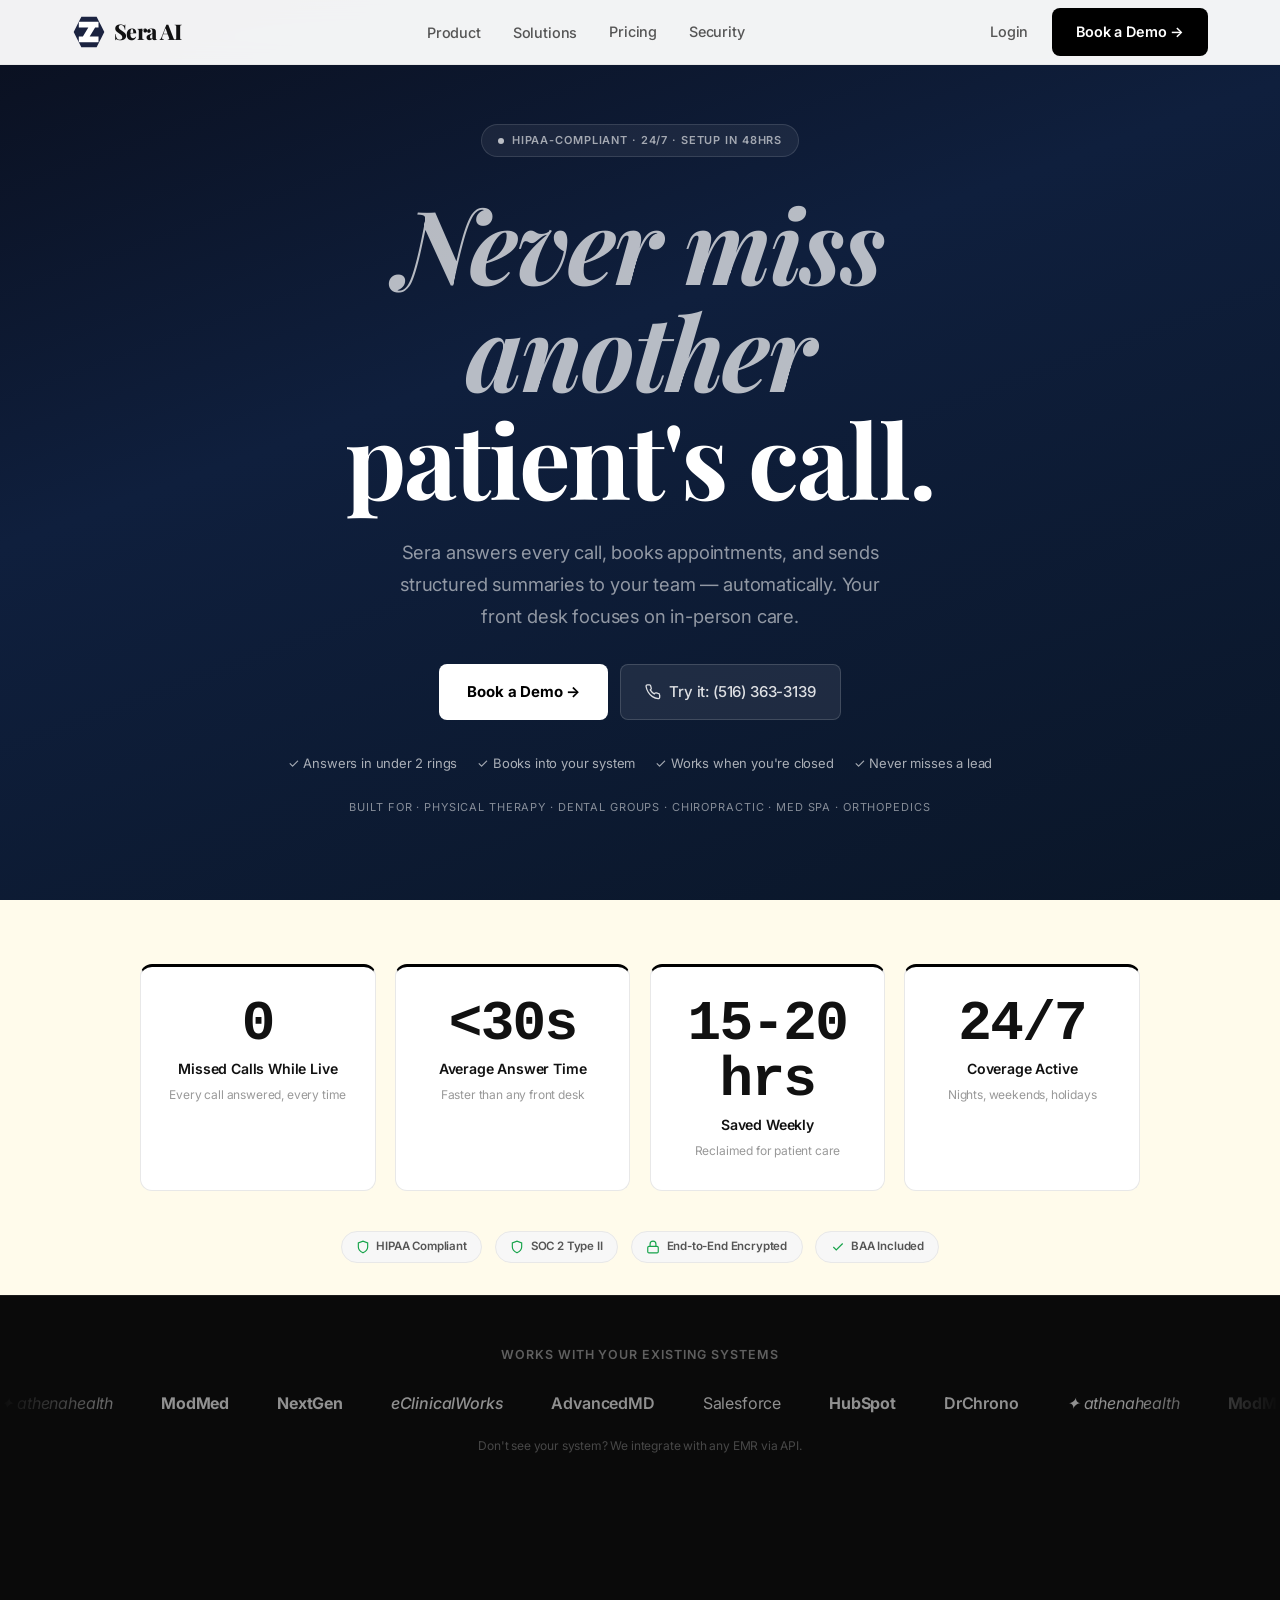
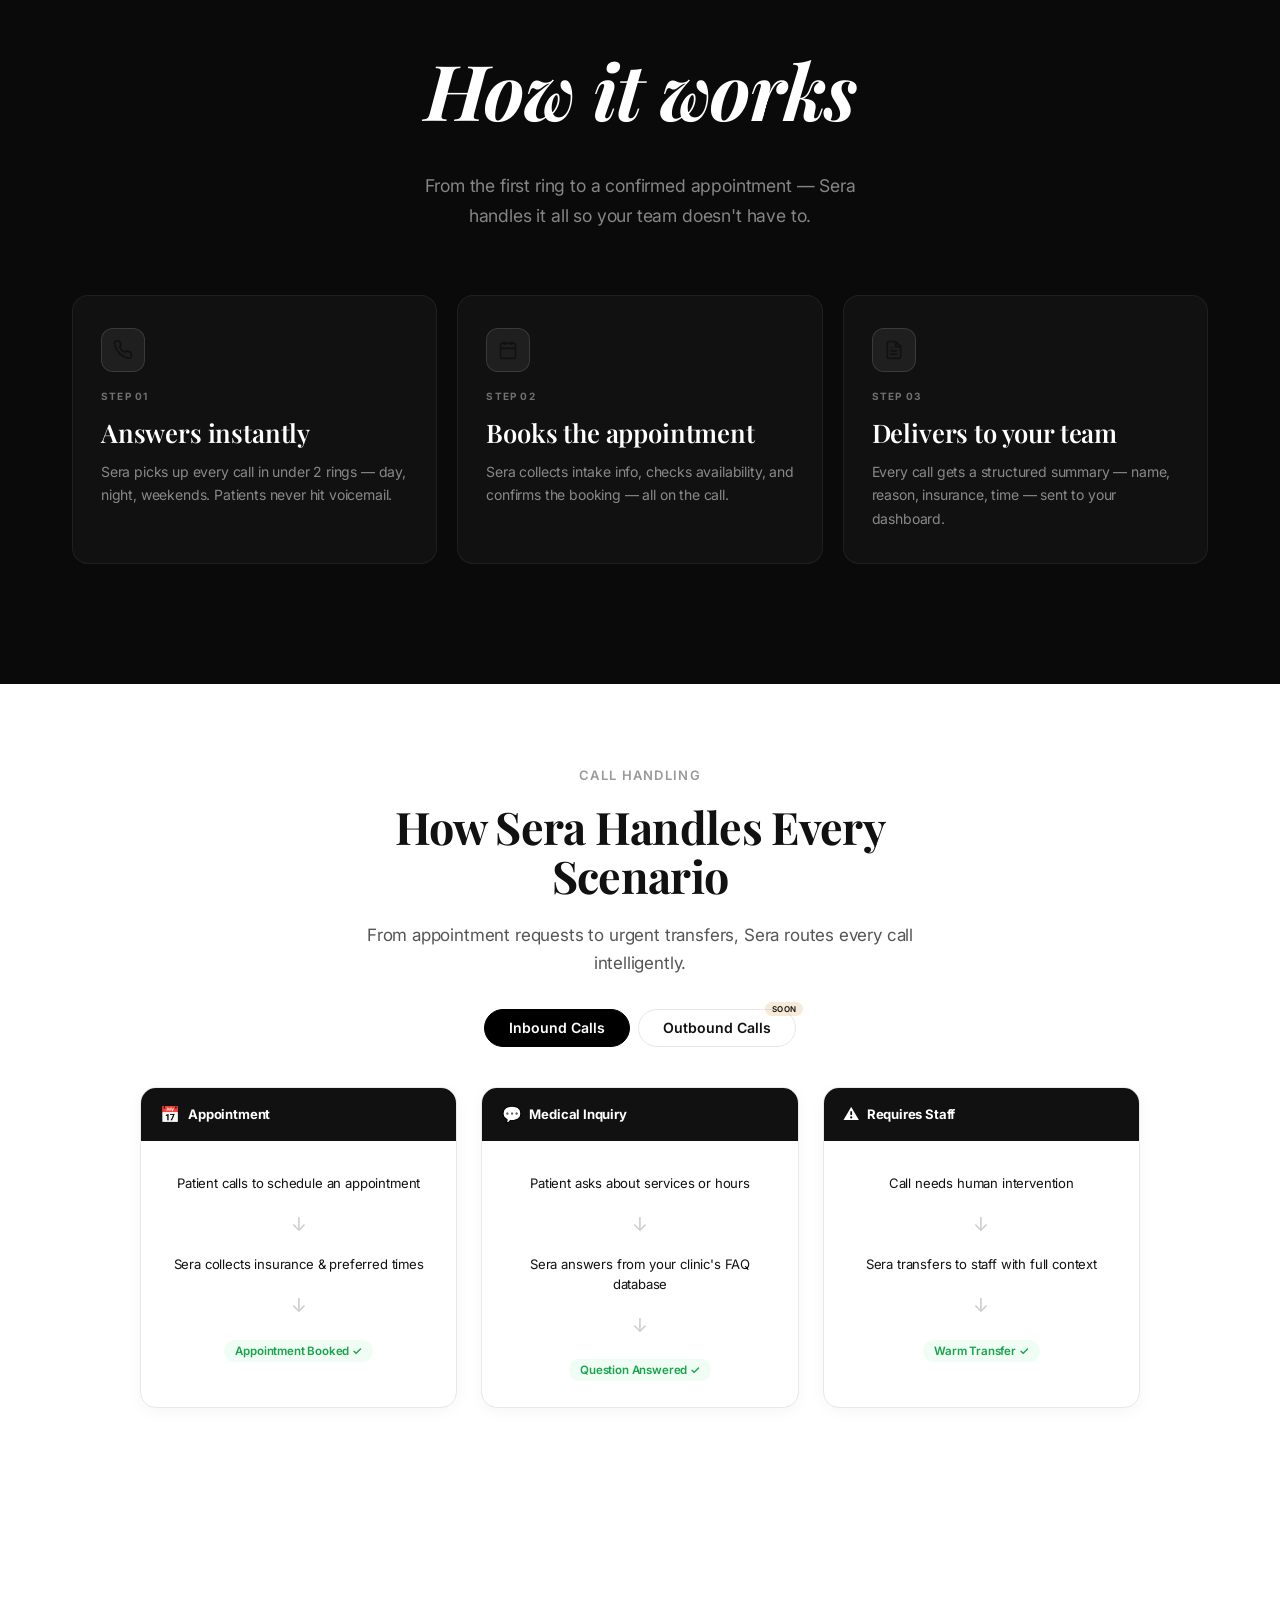
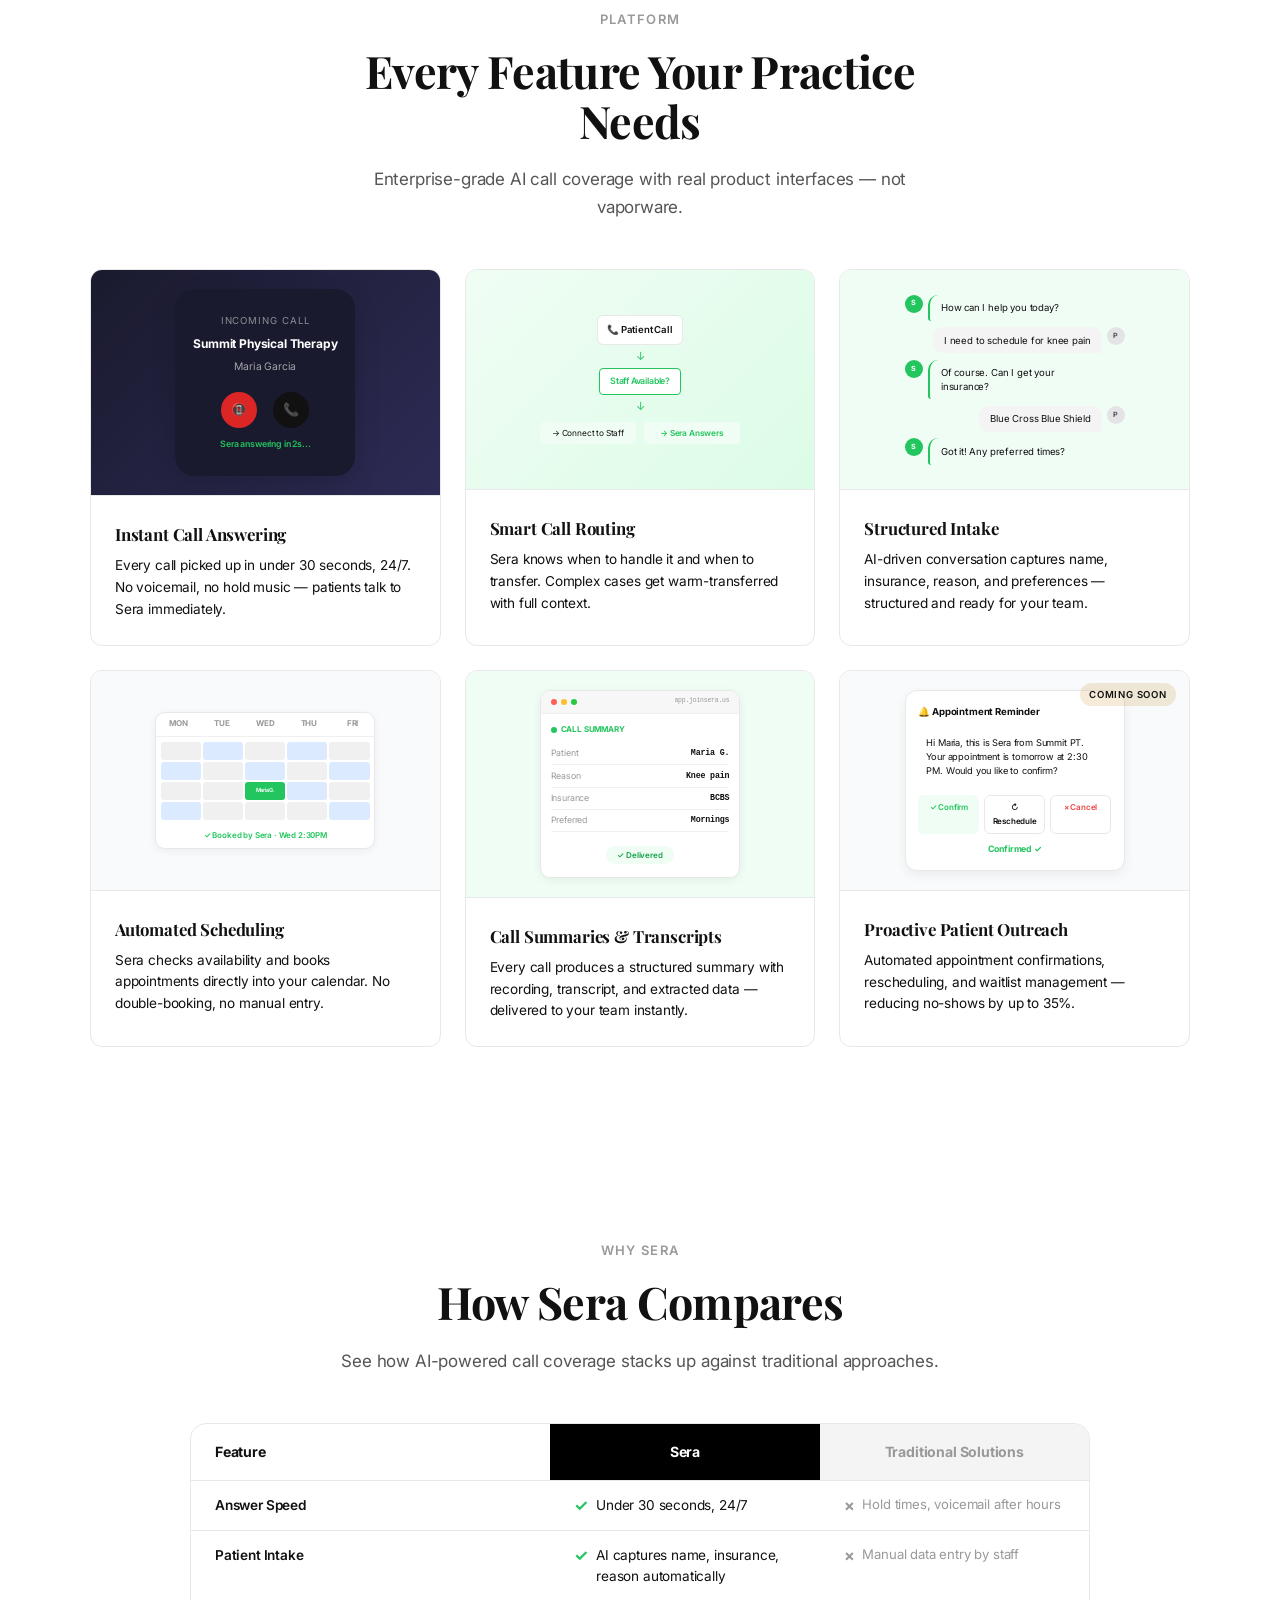
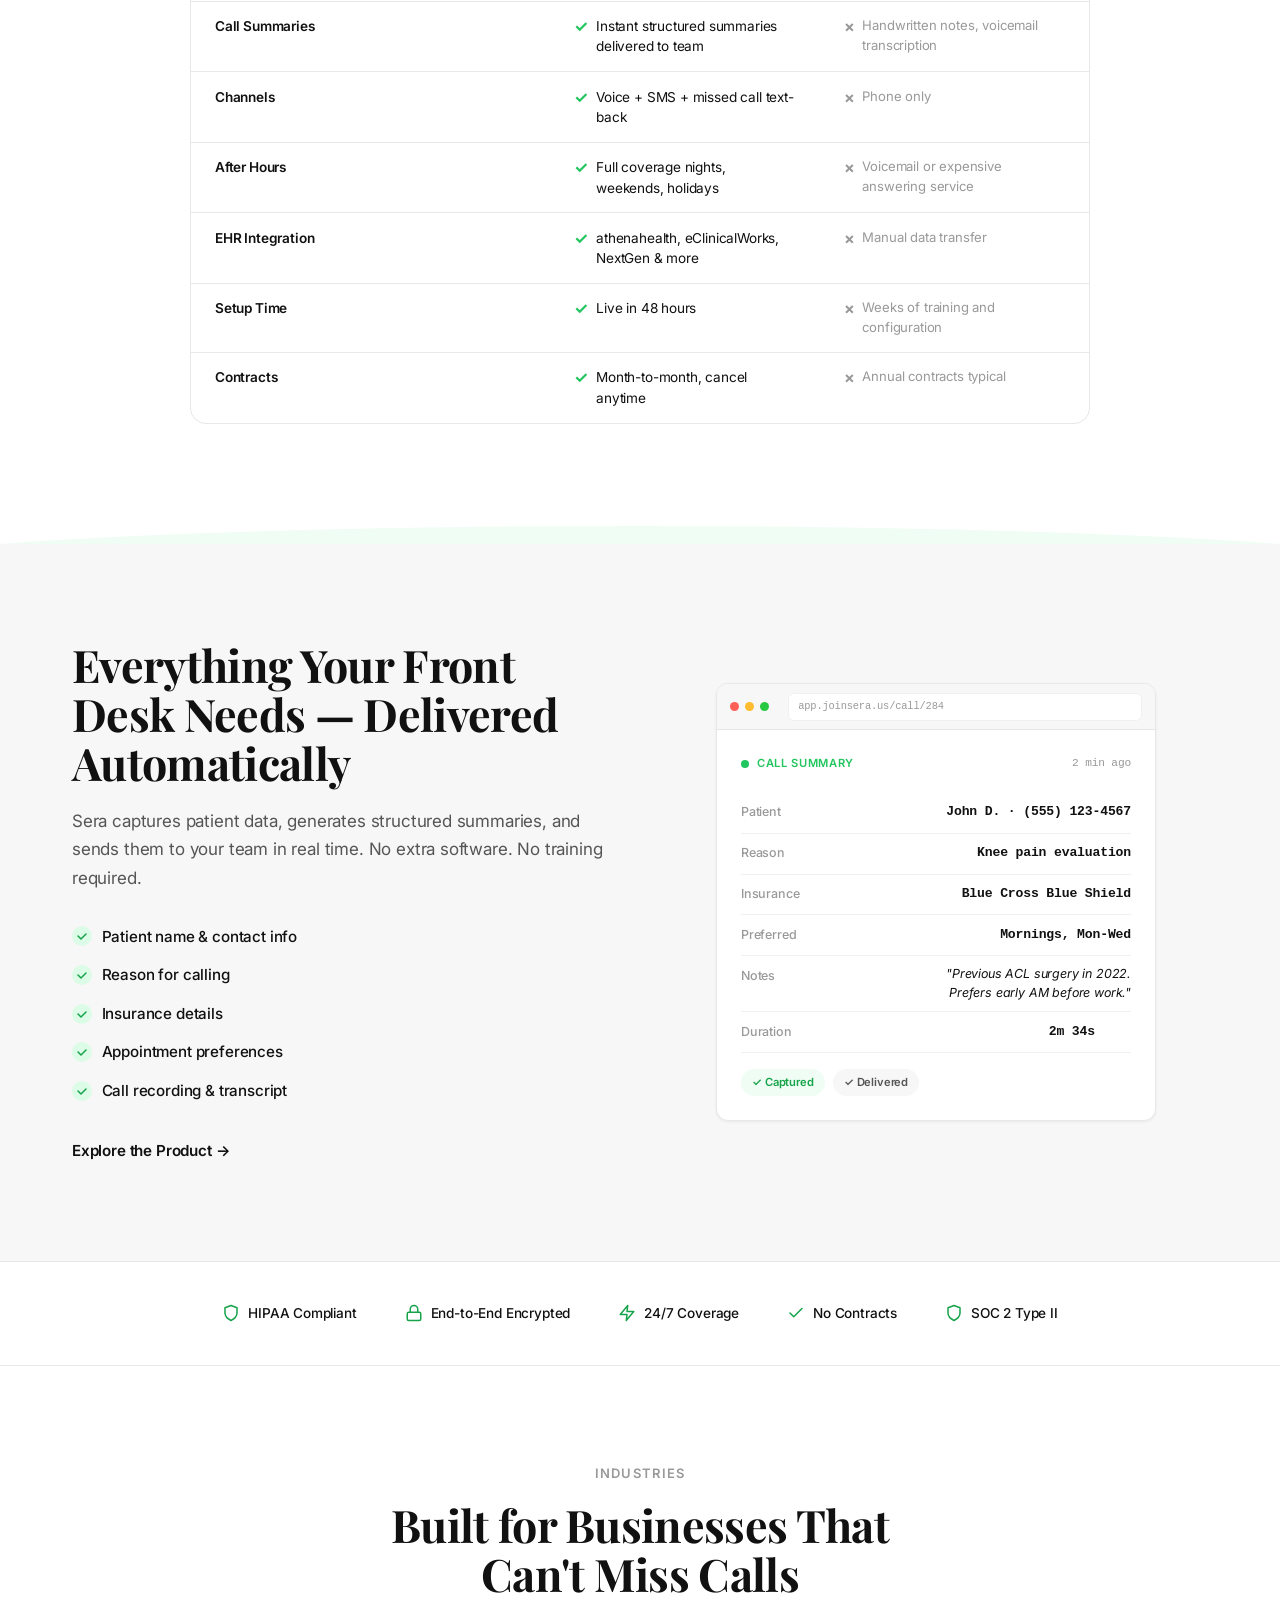
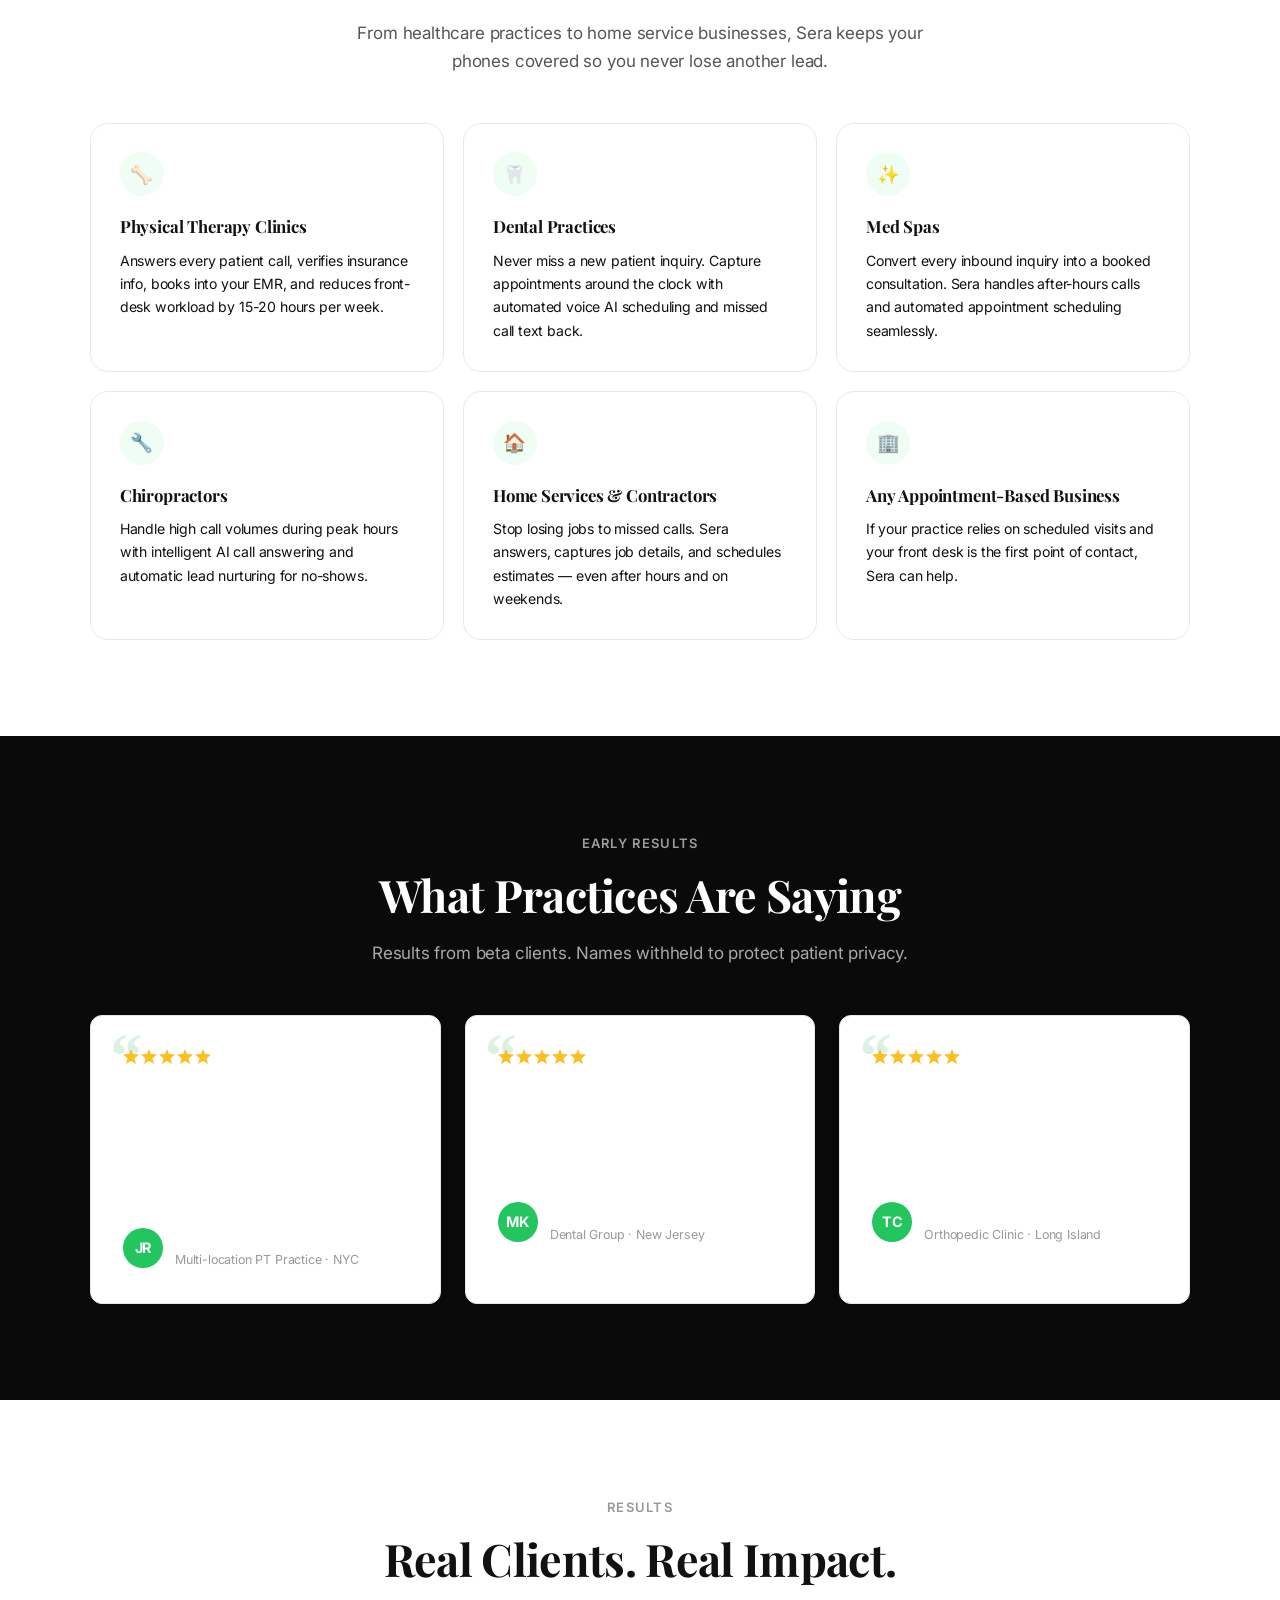
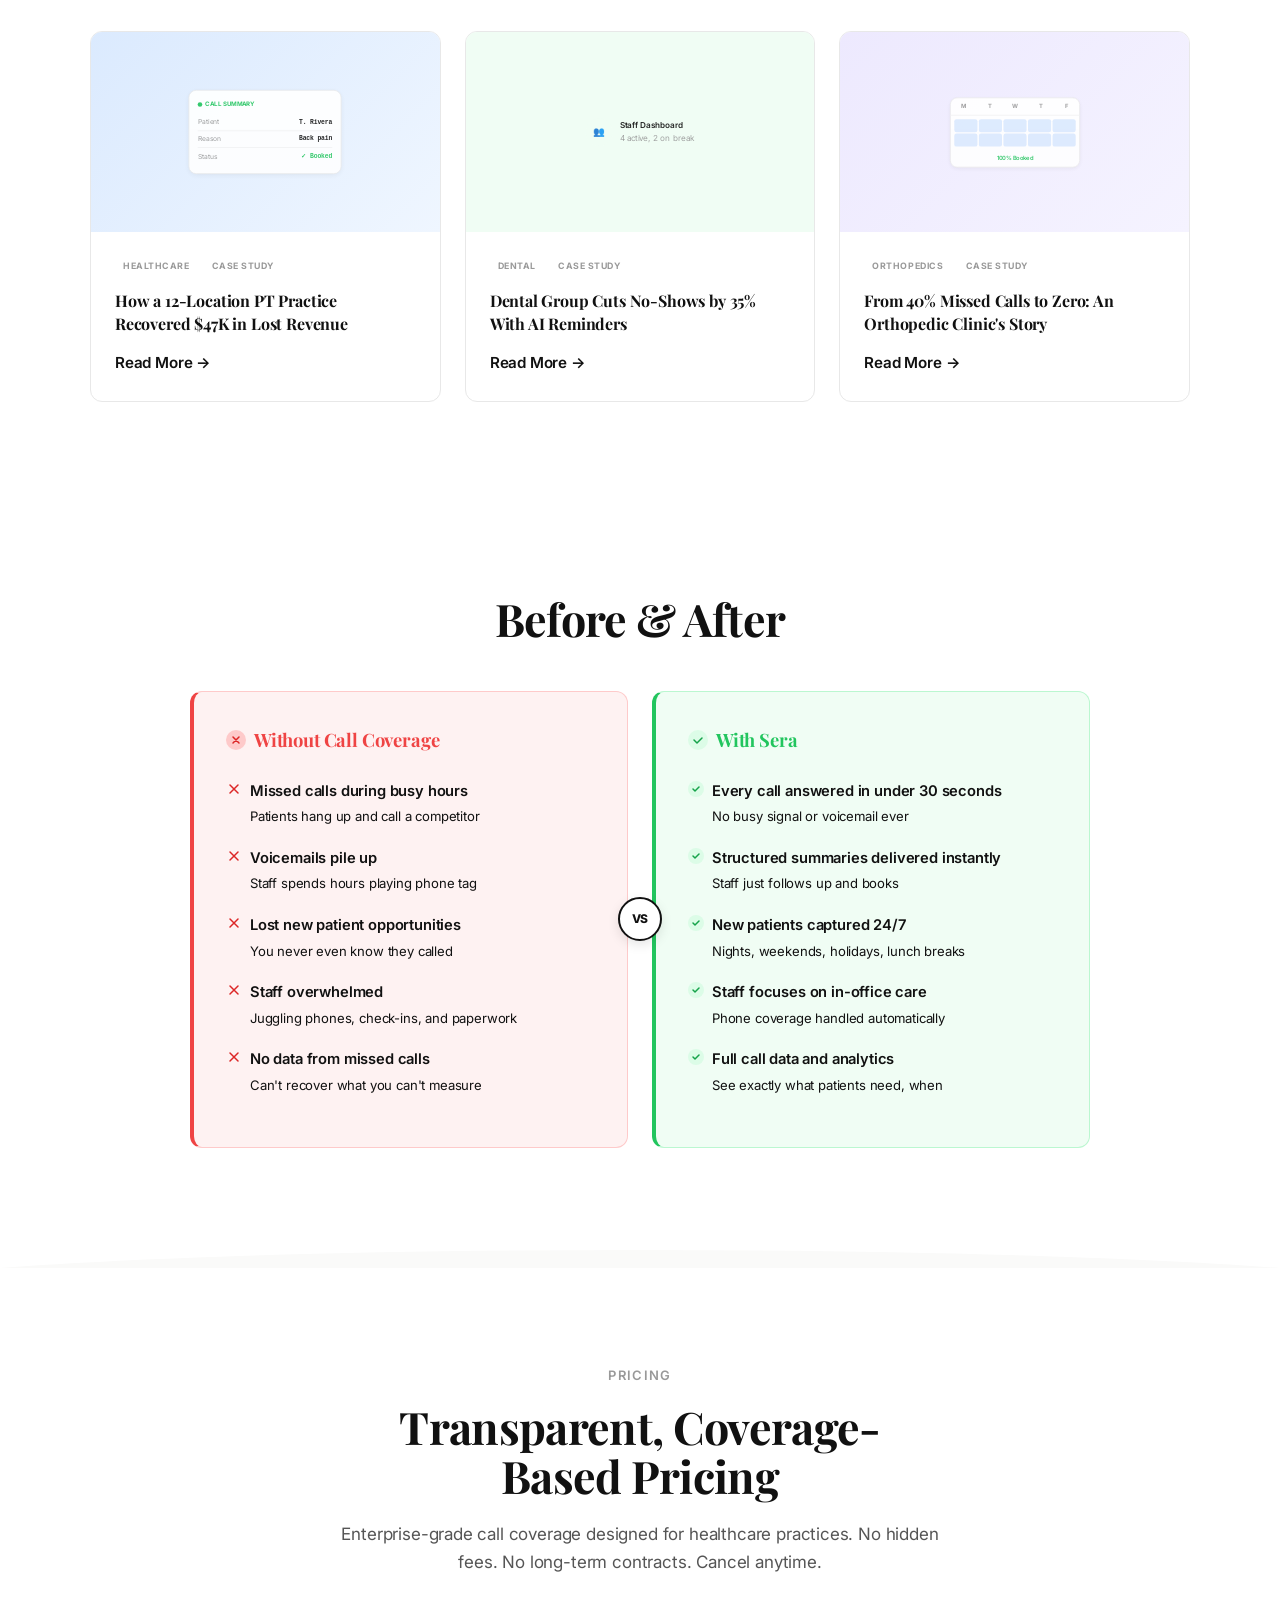
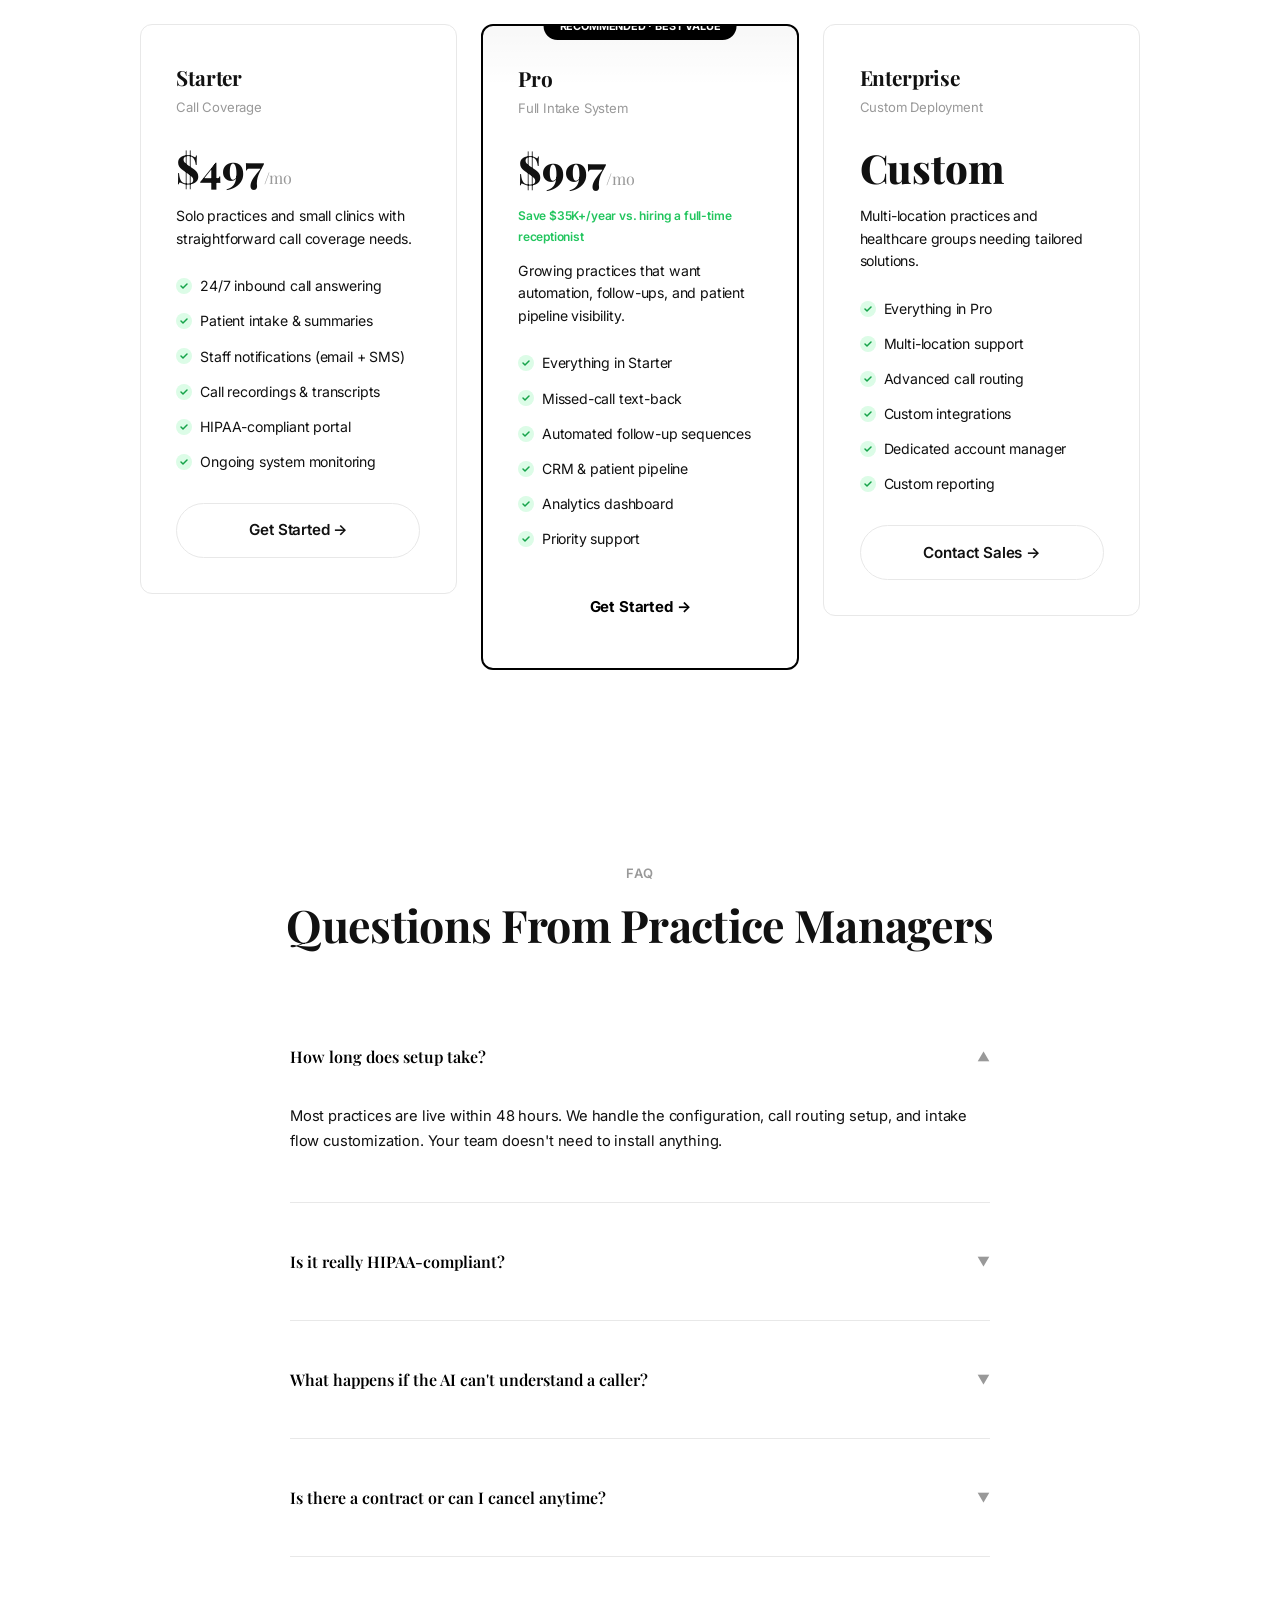
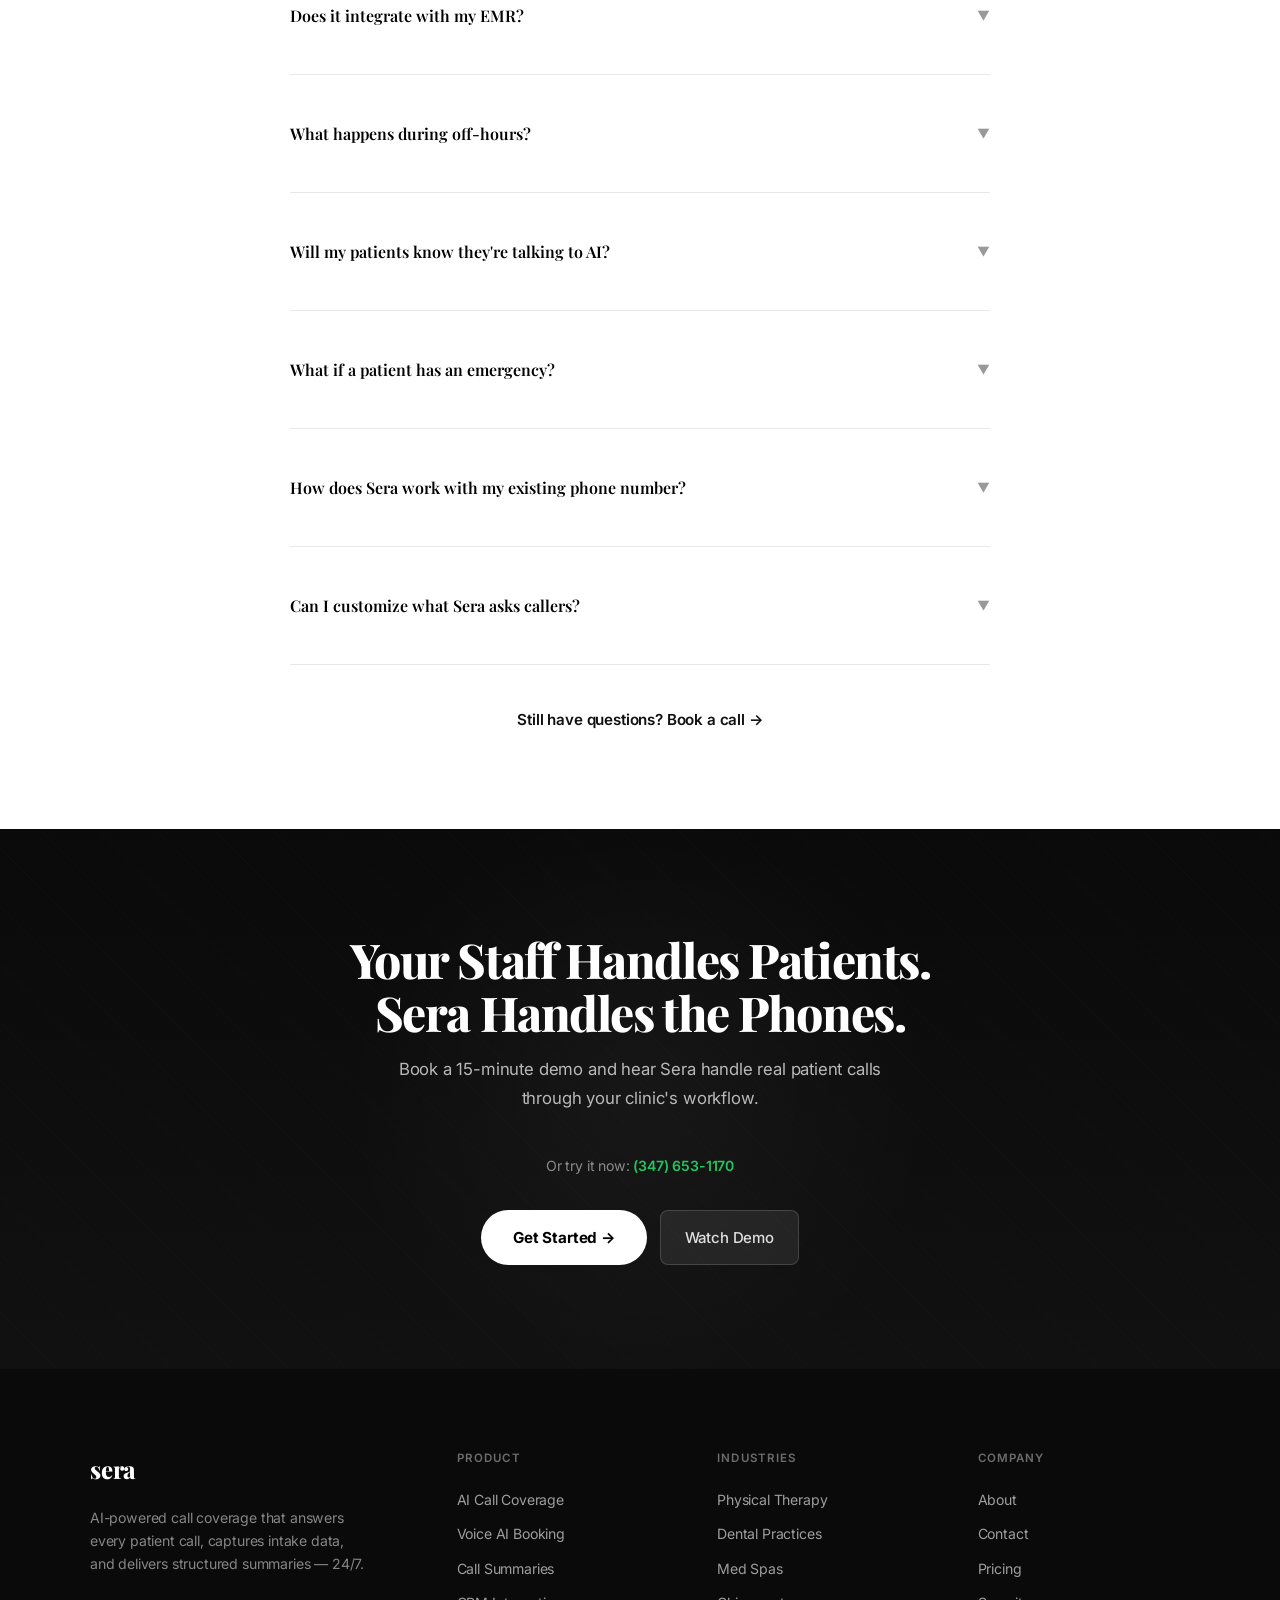
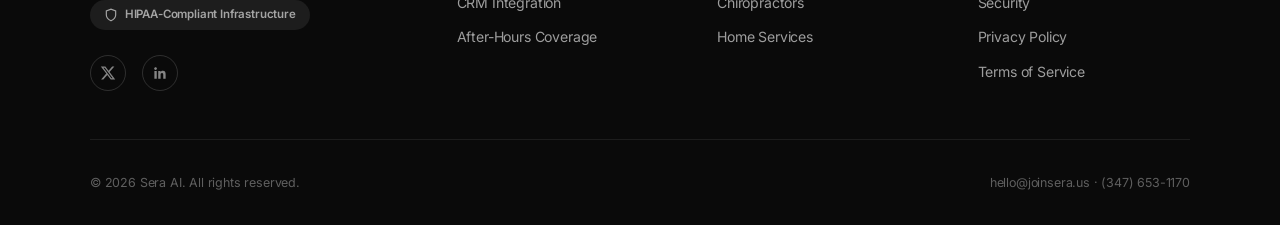
<file: index.html>
<!DOCTYPE html>
<html lang="en">
<head>
<meta charset="UTF-8">
<meta name="viewport" content="width=device-width, initial-scale=1.0">
<title>Sera — AI Call Coverage for Healthcare | Never Miss a Patient Call</title>
<meta name="description" content="Sera answers patient calls instantly, captures intake data, and delivers structured summaries to your staff. HIPAA-compliant, 24/7, from $497/mo.">
<meta property="og:title" content="Sera — AI Call Coverage for Healthcare | Never Miss a Patient Call">
<meta property="og:description" content="Never miss another patient call. Sera answers instantly, books appointments, and sends structured summaries to your team — 24/7.">
<meta property="og:type" content="website">
<meta property="og:url" content="https://joinsera.us">
<meta property="og:image" content="https://joinsera.us/assets/images/og-image.png">
<meta name="twitter:card" content="summary_large_image">
<meta name="twitter:title" content="Sera — AI Call Coverage for Healthcare">
<meta name="twitter:description" content="Never miss another patient call. AI-powered call coverage, 24/7.">
<link rel="icon" href="/favicon.svg" type="image/svg+xml">
<link rel="icon" href="/favicon.png" type="image/png">
<link rel="apple-touch-icon" href="/favicon.svg">
<link rel="canonical" href="https://joinsera.us/">
<link rel="preconnect" href="https://fonts.googleapis.com">
<link rel="preconnect" href="https://fonts.gstatic.com" crossorigin>
<link href="https://fonts.googleapis.com/css2?family=Playfair+Display:ital,wght@0,400;1,400;1,600&family=Inter:wght@300;400;500;600&display=swap" rel="stylesheet">
<link rel="stylesheet" href="css/styles.css">
<style>
/* Page-specific overrides — shared styles in css/styles.css */
:root{
  --card-bg:#FFFFFF;
  --font-sans:var(--font-body);
  --shadow-card:var(--shadow-sm);
  --shadow-card-hover:var(--shadow-md);
  --radius-card:var(--radius-lg);
}

/* Scroll progress */
.scroll-progress{height:3px;position:fixed;top:0;left:0;z-index:9999;background:#000;width:0%;transition:width 0.05s linear;pointer-events:none}
/* Wave dividers */
.wave-divider{width:100%;overflow:hidden;line-height:0;position:relative;z-index:1}
.wave-divider svg{display:block;width:100%;height:24px}

/* ========== 2. HERO (dark full-bleed redesign) ========== */
.hero{position:relative;min-height:100vh;display:flex;align-items:center;overflow:hidden;background:linear-gradient(160deg,#0a0f1e 0%,#0f1f3d 40%,#0a1628 100%)}
.hero__bg{position:absolute;inset:0;background-image:url('https://images.unsplash.com/photo-1448375240586-882707db888b?w=1800&q=80');background-size:cover;background-position:center 40%;opacity:0.22;z-index:0}
.hero__inner{position:relative;z-index:1;padding:120px 0 80px;max-width:760px;margin:0 auto;text-align:center}
.hero__badge{display:inline-flex;align-items:center;gap:8px;background:rgba(255,255,255,0.06);border:1px solid rgba(255,255,255,0.12);border-radius:100px;padding:6px 16px;font-size:11px;font-weight:600;letter-spacing:0.08em;color:rgba(255,255,255,0.6);text-transform:uppercase;margin-bottom:2rem}
.hero__badge-dot{width:6px;height:6px;background:#fff;border-radius:50%;opacity:0.7}
.hero__headline{font-family:'Playfair Display',Georgia,serif;font-size:clamp(3.5rem,8vw,7rem);line-height:1.05;color:#ffffff;margin-bottom:1.5rem;letter-spacing:-0.02em}
.hero__headline em{font-style:italic;color:rgba(255,255,255,0.70)}
.hero__sub{font-size:1.15rem;line-height:1.75;color:rgba(255,255,255,0.55);max-width:520px;margin:0 auto 2rem}
.hero__buttons{display:flex;gap:12px;justify-content:center;flex-wrap:wrap;margin-bottom:2rem}
.btn--primary{background:#fff;color:#000;font-weight:700;padding:14px 28px;border-radius:8px;font-size:15px;border:none;cursor:pointer;text-decoration:none;display:inline-flex;align-items:center;gap:6px;transition:background 0.2s,color 0.2s}
.btn--primary:hover{background:#F7F7F7}
.btn--ghost{background:rgba(255,255,255,0.08);color:rgba(255,255,255,0.85);border:1px solid rgba(255,255,255,0.15);padding:14px 24px;border-radius:8px;font-size:15px;font-weight:500;text-decoration:none;display:inline-flex;align-items:center;gap:8px;transition:background 0.2s}
.btn--ghost:hover{background:rgba(255,255,255,0.13)}
.hero__trust{display:flex;gap:20px;justify-content:center;flex-wrap:wrap;font-size:13px;color:rgba(255,255,255,0.65);margin-bottom:1.5rem}
.hero__specialties{font-size:11px;color:rgba(255,255,255,0.50);letter-spacing:0.08em;text-transform:uppercase}

/* ========== NAV — inherits light styles from styles.css ========== */

/* ========== HOW IT WORKS (dark cards) ========== */
.how-it-works{background:#0A0A0A!important;padding:120px 0}
.how-it-works::before{display:none!important}
.hiw__headline{font-family:'Playfair Display',Georgia,serif;font-size:clamp(2.8rem,6vw,5.5rem);color:#ffffff;text-align:center;margin-bottom:1rem;letter-spacing:-0.02em}
.hiw__headline em{font-style:italic}
.hiw__sub{text-align:center;color:rgba(255,255,255,0.5);font-size:1.1rem;max-width:480px;margin:0 auto 4rem;line-height:1.7}
.hiw__cards{display:grid;grid-template-columns:repeat(3,1fr);gap:20px}
@media(max-width:768px){.hiw__cards{grid-template-columns:1fr}}
.hiw__card{border-radius:16px;overflow:hidden;background:#111;border:1px solid rgba(255,255,255,0.06);transition:transform 0.3s,border-color 0.3s}
.hiw__card:hover{transform:translateY(-4px);border-color:rgba(255,255,255,0.14)}
.hiw__card-icon{width:44px;height:44px;border-radius:12px;background:rgba(255,255,255,0.06);border:1px solid rgba(255,255,255,0.12);display:flex;align-items:center;justify-content:center;margin-bottom:16px}
.hiw__card-content{padding:32px 28px}
.hiw__card-label{font-size:10px;font-weight:700;letter-spacing:0.12em;text-transform:uppercase;color:rgba(255,255,255,0.4);margin-bottom:12px}
.hiw__card-title{font-family:'Playfair Display',Georgia,serif;font-size:1.6rem;color:#ffffff;margin-bottom:12px;line-height:1.2}
.hiw__card-body{font-size:14px;color:rgba(255,255,255,0.5);line-height:1.7}

/* ========== 3. AUDIO DEMO (dark green bg) ========== */
.audio-demo{background:linear-gradient(135deg,#064E3B,#065F46);padding:6rem 0;color:#fff}
.audio-demo .eyebrow{color:var(--green-light)}
.audio-demo .section-headline{color:#fff}
.audio-demo .section-sub{color:rgba(255,255,255,0.7)}
.audio-demo__inner{display:flex;gap:3rem;align-items:flex-start}
.audio-demo__left{flex:0 0 55%}.audio-demo__right{flex:0 0 45%}
.audio-demo__tabs{display:flex;gap:0.5rem;flex-wrap:wrap;margin:2rem 0 1.5rem}
.audio-tab{font-size:0.85rem;padding:0.5rem 1.2rem;border-radius:var(--radius-pill);border:1px solid rgba(255,255,255,0.25);background:transparent;color:rgba(255,255,255,0.8);font-weight:500;transition:all 0.3s}
.audio-tab.active{background:#fff;color:var(--green);border-color:#fff;box-shadow:0 2px 8px rgba(0,0,0,0.15)}
.audio-player{background:#fff;border-radius:16px;border:1px solid var(--border);box-shadow:var(--shadow-card);padding:1.2rem 1.5rem;display:flex;align-items:center;gap:1rem}
.audio-player__btn-wrap{position:relative;flex-shrink:0}
.audio-player__btn{width:60px;height:60px;border-radius:50%;background:linear-gradient(135deg,var(--green),var(--green-hover));display:flex;align-items:center;justify-content:center;transition:all 0.2s;box-shadow:0 4px 12px rgba(22,163,74,0.3);position:relative;z-index:2}
.audio-player__btn:hover{box-shadow:0 6px 20px rgba(22,163,74,0.4);transform:scale(1.04)}
.audio-player__btn svg{width:20px;height:20px;fill:#fff}
@keyframes pulseRing{0%{transform:scale(1);opacity:0.5}100%{transform:scale(1.5);opacity:0}}
.audio-player__pulse{position:absolute;top:0;left:0;width:60px;height:60px;border-radius:50%;border:2px solid var(--green);opacity:0;z-index:1;pointer-events:none}
.audio-player__pulse.active{animation:pulseRing 1.5s ease-out infinite}
.audio-player__middle{flex:1;display:flex;flex-direction:column;gap:0.5rem}
.audio-player__progress-row{display:flex;align-items:center;gap:0.8rem}
.audio-player__progress{flex:1;height:6px;background:var(--border);border-radius:3px;overflow:hidden;cursor:pointer}
.audio-player__fill{height:100%;background:linear-gradient(90deg,var(--green),var(--teal));border-radius:3px;width:0%;transition:width 0.1s linear}
.audio-player__time{font-family:var(--font-mono);font-size:0.78rem;color:var(--text-muted);white-space:nowrap;min-width:80px;text-align:right}
.audio-waveform{display:flex;align-items:center;gap:3px;height:24px}
.audio-waveform__bar{width:3px;border-radius:2px;background:var(--green);height:4px;transition:height 0.15s}
.audio-waveform__bar.active{animation:waveBar 0.8s ease-in-out infinite}
@keyframes waveBar{0%,100%{height:4px}50%{height:var(--max-h,16px)}}
.audio-player__note{font-size:0.78rem;color:var(--text-muted)}
.audio-demo__callout-box{background:rgba(255,255,255,0.1);border-left-color:var(--green-light)}
.audio-demo__callout-box p{color:rgba(255,255,255,0.8)}
.audio-demo__callout-box a{color:var(--green-light)}
.live-summary{background:#fff;border-radius:16px;border:1px solid var(--border);padding:1.2rem;margin-top:1.5rem;box-shadow:0 4px 15px rgba(0,0,0,0.04)}
.live-summary__header{font-family:var(--font-mono);font-size:0.78rem;color:var(--text-muted);margin-bottom:0.8rem}
@keyframes shimmer{0%{background-position:-200% 0}100%{background-position:200% 0}}
.skeleton-row{display:flex;justify-content:space-between;padding:0.6rem 0;border-bottom:1px solid var(--border-light)}
.skeleton-bar{height:12px;border-radius:4px;background:linear-gradient(90deg,#f0f0f0 25%,#e0e0e0 50%,#f0f0f0 75%);background-size:200% 100%;animation:shimmer 1.5s ease infinite}
.skeleton-bar--label{width:60px}.skeleton-bar--value{width:100px}
.live-summary__row{display:flex;justify-content:space-between;align-items:center;padding:0.6rem 0;border-bottom:1px solid var(--border-light);opacity:0;transform:translateY(10px);transition:opacity 0.5s,transform 0.5s}
.live-summary__row.visible{opacity:1;transform:translateY(0)}
.live-summary__row.complete{background:var(--bg-green-tint);border-radius:8px;padding:0.6rem 0.8rem;border-bottom:none;margin-top:0.4rem}
.live-summary__row-label{font-size:0.78rem;color:var(--text-muted);font-weight:500}
.live-summary__row-value{font-size:0.82rem;color:var(--text-heading);font-weight:600;font-family:var(--font-mono)}
.typing-dots{display:inline-flex;gap:3px}.typing-dots span{width:5px;height:5px;border-radius:50%;background:var(--green);animation:bounce 1.2s ease-in-out infinite}
.typing-dots span:nth-child(2){animation-delay:.15s}.typing-dots span:nth-child(3){animation-delay:.3s}
@keyframes bounce{0%,60%,100%{transform:translateY(0)}30%{transform:translateY(-6px)}}
.confetti-container{position:relative;overflow:visible}
.confetti-dot{position:absolute;width:6px;height:6px;border-radius:50%;background:var(--green);opacity:0;pointer-events:none}

/* Fake browser */
.fake-browser{background:var(--card-bg);border-radius:var(--radius-card);overflow:hidden;box-shadow:var(--shadow-card);border:1px solid var(--border)}
.fake-browser__chrome{display:flex;align-items:center;gap:6px;padding:0.55rem 0.8rem;background:#F7F7F8;border-bottom:1px solid var(--border)}
.fake-browser__dot{width:9px;height:9px;border-radius:50%}
.fake-browser__dot--r{background:#FF5F57}.fake-browser__dot--y{background:#FEBC2E}.fake-browser__dot--g{background:#28C840}
.fake-browser__url{margin-left:0.8rem;flex:1;background:#fff;border-radius:6px;padding:0.25rem 0.6rem;font-family:var(--font-mono);font-size:0.65rem;color:var(--text-muted);border:1px solid var(--border-light)}
.fake-browser__content{display:flex;min-height:320px}
.fake-sidebar{width:180px;background:#1a1a2e;color:rgba(255,255,255,0.6);padding:1rem 0;flex-shrink:0;font-size:0.72rem}
.fake-sidebar__logo{padding:0 0.8rem 1rem;font-weight:700;color:var(--green);font-size:0.9rem}
.fake-sidebar__item{padding:0.45rem 0.8rem;display:flex;align-items:center;gap:0.5rem;font-weight:500;transition:all 0.2s}
.fake-sidebar__item.active{background:rgba(255,255,255,0.08);color:#fff}
.fake-sidebar__item-icon{font-size:0.8rem;width:16px;text-align:center;opacity:0.7}
.fake-main{flex:1;padding:1rem;background:#fff;overflow:hidden}
.fake-main__header{font-size:0.75rem;font-weight:700;color:var(--text-heading);margin-bottom:0.6rem;display:flex;justify-content:space-between;align-items:center}
.fake-main__badge{font-size:0.55rem;background:var(--green-light);color:var(--green);padding:0.15rem 0.5rem;border-radius:var(--radius-pill);font-weight:600}
.fake-call-row{display:flex;align-items:center;gap:0.5rem;padding:0.4rem 0.5rem;border-radius:8px;font-size:0.65rem;border-bottom:1px solid var(--border-light);transition:all 0.2s}
.fake-call-row.expanded{background:var(--bg-green-tint);border:1px solid var(--green-light);flex-wrap:wrap}
.fake-call-dot{width:6px;height:6px;border-radius:50%;background:var(--green);flex-shrink:0}
.fake-call-name{font-weight:600;color:var(--text-heading);min-width:80px}
.fake-call-type{font-size:0.55rem;background:var(--green-light);color:var(--green);padding:0.1rem 0.4rem;border-radius:var(--radius-pill);font-weight:600}
.fake-call-time{margin-left:auto;color:var(--text-muted);font-family:var(--font-mono);font-size:0.6rem}
.fake-call-dur{color:var(--text-muted);font-family:var(--font-mono);font-size:0.6rem}
.fake-call-expanded{width:100%;margin-top:0.4rem;padding-top:0.4rem;border-top:1px solid var(--green-light);display:grid;grid-template-columns:1fr 1fr;gap:0.25rem;font-size:0.6rem}
.fake-call-expanded dt{color:var(--text-muted);font-weight:500}
.fake-call-expanded dd{color:var(--text-heading);font-weight:600;font-family:var(--font-mono);font-size:0.58rem}
.audio-demo__callout-box{margin-top:1.5rem;background:#fff;border-left:4px solid var(--green);border-radius:0 12px 12px 0;padding:1rem 1.2rem;display:flex;align-items:center;gap:0.8rem;box-shadow:0 2px 8px rgba(0,0,0,0.04)}
.audio-demo__callout-box p{font-size:0.85rem;color:var(--text-body)}
.audio-demo__callout-box a{color:var(--green);font-weight:700}

/* ========== 4. STATS ========== */
.stats{background:#FFFBEB;padding:4rem 0 2rem}
.stats__grid{display:flex;gap:1.2rem;max-width:1000px;margin:0 auto;flex-wrap:wrap;justify-content:center}
.stat-card{flex:1;min-width:200px;background:var(--card-bg);border-radius:var(--radius-card);border:1px solid var(--border);border-top:3px solid #000;padding:1.8rem 1.5rem;text-align:center;box-shadow:none;transition:all 0.3s}
.stat-card:hover{transform:translateY(-4px);border-color:#aaa}
.stat__number{font-family:var(--font-mono);font-size:3.5rem;font-weight:900;color:#111;letter-spacing:-0.03em;line-height:1}
.stat__label{font-size:0.88rem;color:var(--text-body);font-weight:600;margin-top:0.3rem}
.stat__desc{font-size:0.75rem;color:var(--text-muted);margin-top:0.25rem}
.trust-pills{display:flex;justify-content:center;flex-wrap:wrap;gap:0.8rem;margin-top:2.5rem;padding:0 1rem}
.trust-pill{display:inline-flex;align-items:center;gap:0.4rem;background:#F7F7F7;color:#555;border:1px solid #E8E8E8;font-size:0.72rem;font-weight:600;padding:0.35rem 0.9rem;border-radius:var(--radius-pill)}
.trust-pill svg{flex-shrink:0}

/* ========== 5. INTEGRATIONS — SCROLLING MARQUEE ========== */
.integrations{background:#0A0A0A;padding:3rem 0;border-top:1px solid rgba(255,255,255,0.07)}
.integrations__title{text-align:center;font-size:0.78rem;font-weight:600;color:rgba(255,255,255,0.35);margin-bottom:1.5rem;letter-spacing:0.08em;text-transform:uppercase}
.marquee-wrap{position:relative;overflow:hidden;-webkit-mask-image:linear-gradient(to right,transparent,rgba(0,0,0,1) 12%,rgba(0,0,0,1) 88%,transparent);mask-image:linear-gradient(to right,transparent,rgba(0,0,0,1) 12%,rgba(0,0,0,1) 88%,transparent)}
.marquee-wrap:hover .marquee-track{animation-play-state:paused}
.marquee-track{display:flex;gap:3rem;align-items:center;white-space:nowrap;animation:marqueeScroll 30s linear infinite;width:max-content}
@keyframes marqueeScroll{0%{transform:translateX(0)}100%{transform:translateX(-50%)}}
.marquee-logo{white-space:nowrap;user-select:none;color:rgba(255,255,255,0.55)!important;font-size:1rem!important}
.marquee-logo:hover{color:rgba(255,255,255,0.85)!important}
.integrations__note{text-align:center;font-size:0.75rem;color:rgba(255,255,255,0.25);margin-top:1.2rem}

/* ========== 6. HOW IT WORKS (legacy classes — layout only, no bg override) ========== */
.how-it-works{position:relative}
.how-it-works__header{text-align:center;max-width:650px;margin:0 auto 3.5rem;position:relative;z-index:1}
.how-it-works__steps{display:flex;gap:0.6rem;max-width:1050px;margin:0 auto;position:relative;z-index:1}
.step-card{flex:1;background:var(--card-bg);border:1px solid var(--border);border-radius:16px;padding:2rem 1.5rem 1.8rem;text-align:center;transition:all 0.3s;position:relative}
.step-card:hover{transform:translateY(-4px);box-shadow:var(--shadow-card-hover)}
.step-card__num{position:absolute;top:-14px;left:-10px;width:32px;height:32px;border-radius:50%;background:#000;color:#fff;font-size:0.75rem;font-weight:700;display:flex;align-items:center;justify-content:center;box-shadow:none;z-index:2}
.step-card__icon{display:flex;align-items:center;justify-content:center;width:56px;height:56px;background:#F7F7F7;border-radius:14px;color:#111;margin:0 auto 1rem}
.step-card__icon svg{flex-shrink:0}
.step-card__title{font-family:var(--font-heading);font-weight:700;color:var(--text-heading);font-size:1rem;margin-bottom:0.5rem}
.step-card__desc{font-size:0.85rem;color:var(--text-body);line-height:1.6;margin-bottom:1rem}
.step-badge{display:inline-block;font-size:0.72rem;padding:0.25rem 0.8rem;border-radius:var(--radius-pill);font-weight:600;opacity:0;transform:scale(0.8);transition:all 0.5s}
.step-badge.visible{opacity:1;transform:scale(1)}
.step-badge--gray{background:#F4F4F5;color:var(--text-muted)}
.step-badge--blue{background:#DBEAFE;color:#3B82F6}
.step-badge--green{background:var(--green-light);color:var(--green)}
.step-connector{display:flex;align-items:center;flex-shrink:0;width:30px;position:relative}
.step-connector__line{height:2px;flex:1;background:var(--border);position:relative;overflow:visible}
.step-connector__arrow{width:0;height:0;border-top:5px solid transparent;border-bottom:5px solid transparent;border-left:7px solid #999;flex-shrink:0}
.step-connector__dot{position:absolute;top:-3px;left:0;width:8px;height:8px;border-radius:50%;background:#000;box-shadow:none;opacity:0}
.step-connector__dot.animate{animation:travelDot 1.2s ease forwards}
@keyframes travelDot{0%{left:0;opacity:1}100%{left:calc(100% - 8px);opacity:1}}
.how-it-works__link{text-align:center;margin-top:2.5rem;position:relative;z-index:1}

/* ========== 7. CALL FLOW DIAGRAM ========== */
.call-flow{background:var(--bg-warm);padding:5rem 0}
.call-flow__header{text-align:center;max-width:650px;margin:0 auto 2rem}
.call-flow__tabs{display:flex;justify-content:center;gap:0.5rem;margin-bottom:2.5rem}
.flow-tab{font-size:0.88rem;padding:0.6rem 1.5rem;border-radius:var(--radius-pill);border:1px solid var(--border);background:#fff;color:var(--text-body);font-weight:600;transition:all 0.3s;position:relative}
.flow-tab.active{background:#000;color:#fff;border-color:#000}
.flow-tab__soon{position:absolute;top:-8px;right:-8px;font-size:0.5rem;background:rgba(200,144,40,0.18);color:var(--charcoal);padding:0.15rem 0.4rem;border-radius:var(--radius-pill);font-weight:600;text-transform:uppercase;letter-spacing:0.06em}
.call-flow__grid{display:flex;gap:1.5rem;max-width:1000px;margin:0 auto}
.flow-column{flex:1;background:var(--card-bg);border-radius:16px;border:1px solid var(--border);overflow:hidden;box-shadow:0 4px 15px rgba(0,0,0,0.04)}
.flow-column__header{background:#111;color:#fff;padding:0.8rem 1.2rem;font-size:0.82rem;font-weight:700;display:flex;align-items:center;gap:0.5rem}
.flow-column__header-icon{font-size:1rem}
.flow-column__body{padding:1.5rem}
.flow-step{text-align:center;font-size:0.82rem;color:var(--text-body);line-height:1.5;padding:0.6rem 0}
.flow-arrow{text-align:center;color:#999;font-size:1.2rem;padding:0.3rem 0;opacity:0.5}
.flow-result{text-align:center;margin-top:0.5rem}
.flow-result .badge{font-size:0.72rem}

/* ========== 8. FEATURE CARDS WITH UI MOCKUPS ========== */
.features{background:var(--bg-white);padding:6rem 0}
.features__header{text-align:center;max-width:600px;margin:0 auto 3rem}
.features__grid{display:grid;grid-template-columns:repeat(3,1fr);gap:1.5rem;max-width:1100px;margin:0 auto}
.feature-card{background:var(--card-bg);border:1px solid var(--border);border-radius:var(--radius-card);overflow:hidden;transition:all 0.3s}
.feature-card:hover{transform:translateY(-4px);box-shadow:var(--shadow-card-hover)}
.feature-card__mockup{background:#F8FAFC;padding:1.2rem;min-height:220px;border-bottom:1px solid var(--border);display:flex;align-items:center;justify-content:center;position:relative;overflow:hidden}
.feature-card__text{padding:1.5rem}
.feature-card__title{font-family:var(--font-heading);font-weight:700;color:var(--text-heading);font-size:1.05rem;margin-bottom:0.4rem}
.feature-card__desc{font-size:0.85rem;color:var(--text-body);line-height:1.6}
.feature-card__soon{position:absolute;top:0.8rem;right:0.8rem;background:rgba(200,144,40,0.18);color:var(--charcoal);font-size:0.6rem;font-weight:600;padding:0.2rem 0.6rem;border-radius:var(--radius-pill);text-transform:uppercase;letter-spacing:0.08em}

/* Mockup 1: Phone call UI */
.mockup-phone{width:180px;background:#1a1a2e;border-radius:20px;padding:1.5rem 1rem;text-align:center;color:#fff;box-shadow:0 8px 24px rgba(0,0,0,0.15)}
.mockup-phone__label{font-size:0.6rem;color:rgba(255,255,255,0.5);text-transform:uppercase;letter-spacing:0.1em;margin-bottom:0.3rem}
.mockup-phone__clinic{font-size:0.75rem;font-weight:700;margin-bottom:0.2rem}
.mockup-phone__caller{font-size:0.65rem;color:rgba(255,255,255,0.6);margin-bottom:1rem}
.mockup-phone__buttons{display:flex;justify-content:center;gap:1rem;margin-bottom:0.6rem}
.mockup-phone__btn{width:36px;height:36px;border-radius:50%;display:flex;align-items:center;justify-content:center;font-size:0.8rem}
.mockup-phone__btn--decline{background:#DC2626}.mockup-phone__btn--answer{background:#111}
.mockup-phone__status{font-size:0.55rem;color:var(--green);font-weight:600}

/* Mockup 2: Flow diagram */
.mockup-flow{width:200px;font-size:0.6rem}
.mockup-flow__box{background:#fff;border:1px solid var(--border);border-radius:6px;padding:0.35rem 0.6rem;text-align:center;font-weight:600;color:var(--text-heading);margin:0 auto;width:fit-content}
.mockup-flow__arrow{text-align:center;color:var(--green);font-size:0.7rem;padding:0.15rem 0}
.mockup-flow__diamond{width:fit-content;margin:0 auto;padding:0.3rem 0.6rem;background:#fff;border:1px solid var(--green);border-radius:4px;transform:rotate(0deg);font-weight:600;color:var(--green);text-align:center;font-size:0.55rem}
.mockup-flow__branches{display:flex;justify-content:space-between;gap:0.5rem;margin-top:0.2rem}
.mockup-flow__branch{font-size:0.52rem;color:var(--text-body);text-align:center;background:var(--bg-green-tint);padding:0.25rem 0.4rem;border-radius:4px;flex:1}

/* Mockup 3: Chat */
.mockup-chat{width:220px;display:flex;flex-direction:column;gap:0.4rem}
.chat-bubble{padding:0.4rem 0.7rem;border-radius:10px;font-size:0.6rem;line-height:1.4;max-width:85%}
.chat-bubble--sera{background:var(--bg-green-tint);color:var(--text-heading);align-self:flex-start;border-bottom-left-radius:3px;border-left:2px solid var(--green)}
.chat-bubble--patient{background:#F4F4F5;color:var(--text-heading);align-self:flex-end;border-bottom-right-radius:3px}

/* Mockup 4: Calendar */
.mockup-cal{width:220px;background:#fff;border-radius:10px;border:1px solid var(--border);overflow:hidden;box-shadow:0 2px 8px rgba(0,0,0,0.06)}
.mockup-cal__header{display:flex;font-size:0.5rem;font-weight:700;color:var(--text-muted);text-transform:uppercase;border-bottom:1px solid var(--border-light)}
.mockup-cal__header span{flex:1;text-align:center;padding:0.3rem 0}
.mockup-cal__grid{display:grid;grid-template-columns:repeat(5,1fr);gap:2px;padding:0.3rem}
.mockup-cal__slot{height:18px;border-radius:3px;background:var(--border-light)}
.mockup-cal__slot--busy{background:#DBEAFE}
.mockup-cal__slot--new{background:var(--green);position:relative}
.mockup-cal__slot--new::after{content:'Maria G.';position:absolute;top:-1px;left:0;right:0;font-size:0.35rem;color:#fff;text-align:center;font-weight:600;line-height:18px}
.mockup-cal__booked{font-size:0.5rem;text-align:center;padding:0.3rem;color:var(--green);font-weight:600}

/* Mockup 5: Mini summary */
.mockup-summary{width:200px;background:#fff;border-radius:10px;border:1px solid var(--border);padding:0.7rem;box-shadow:0 2px 8px rgba(0,0,0,0.06)}
.mockup-summary__row{display:flex;justify-content:space-between;font-size:0.55rem;padding:0.2rem 0;border-bottom:1px solid var(--border-light)}
.mockup-summary__row:last-child{border-bottom:none}
.mockup-summary__label{color:var(--text-muted)}.mockup-summary__val{color:var(--text-heading);font-weight:600;font-family:var(--font-mono);font-size:0.52rem}

/* Mockup 6: Outbound notification */
.mockup-notify{width:220px;background:#fff;border-radius:12px;border:1px solid var(--border);padding:0.8rem;box-shadow:0 4px 12px rgba(0,0,0,0.06)}
.mockup-notify__header{font-size:0.6rem;font-weight:700;color:var(--text-heading);margin-bottom:0.5rem;display:flex;align-items:center;gap:0.3rem}
.mockup-notify__msg{font-size:0.58rem;color:var(--text-body);line-height:1.5;margin-bottom:0.6rem;background:var(--bg-warm);padding:0.5rem;border-radius:8px}
.mockup-notify__actions{display:flex;gap:0.3rem;margin-bottom:0.5rem}
.mockup-notify__action{flex:1;font-size:0.5rem;font-weight:600;padding:0.3rem;border-radius:6px;text-align:center;border:1px solid var(--border)}
.mockup-notify__action--confirm{background:var(--green-light);color:var(--green);border-color:var(--green-light)}
.mockup-notify__action--reschedule{color:var(--text-body)}
.mockup-notify__action--cancel{color:var(--negative)}
.mockup-notify__status{font-size:0.55rem;color:var(--green);font-weight:700;text-align:center}

/* ========== 9. COMPARISON TABLE ========== */
.comparison-table{background:var(--bg-white);padding:6rem 0}
.comparison-table__header{text-align:center;max-width:600px;margin:0 auto 3rem}
.comp-table{max-width:900px;margin:0 auto;border:1px solid var(--border);border-radius:16px;overflow:hidden}
.comp-table__head{display:flex}
.comp-table__head-cell{padding:1rem 1.5rem;font-weight:700;font-size:0.88rem}
.comp-table__head-cell:first-child{flex:0 0 40%;background:var(--bg-warm);color:var(--text-heading)}
.comp-table__head-cell:nth-child(2){flex:0 0 30%;background:#000;color:#fff;text-align:center}
.comp-table__head-cell:nth-child(3){flex:0 0 30%;background:#F4F4F5;color:var(--text-muted);text-align:center}
.comp-table__row{display:flex;border-top:1px solid var(--border)}
.comp-table__row:nth-child(even){background:var(--bg-warm)}
.comp-table__cell{padding:0.9rem 1.5rem;font-size:0.85rem;display:flex;align-items:flex-start;gap:0.5rem;line-height:1.5}
.comp-table__cell:first-child{flex:0 0 40%;font-weight:600;color:var(--text-heading)}
.comp-table__cell:nth-child(2){flex:0 0 30%;color:var(--text-heading)}
.comp-table__cell:nth-child(3){flex:0 0 30%;color:var(--text-muted);font-size:0.82rem}
.comp-check{color:var(--green);font-weight:700;flex-shrink:0;font-size:1rem;line-height:1.3}
.comp-x{color:var(--text-muted);font-weight:700;flex-shrink:0;font-size:1rem;line-height:1.3}

/* ========== 10. SHOWCASE ========== */
.showcase{background:#F7F7F7;padding:6rem 0}
.showcase__inner{display:flex;gap:3rem;align-items:center}
.showcase__left{flex:1}.showcase__right{flex:1;display:flex;justify-content:center}
.showcase__checklist{margin:2rem 0;display:flex;flex-direction:column;gap:0.8rem}
.showcase__check-item{display:flex;align-items:center;gap:0.6rem;font-size:0.95rem;color:var(--text-heading);font-weight:500}
.showcase__check-item svg{flex-shrink:0}
.showcase-browser{max-width:440px;width:100%}
.summary-card{padding:1.5rem}
.summary-card__header{display:flex;align-items:center;gap:0.5rem;margin-bottom:1.2rem}
.summary-card__dot{width:8px;height:8px;background:var(--green);border-radius:50%}
.summary-card__label{font-size:0.7rem;font-weight:600;text-transform:uppercase;letter-spacing:0.06em;color:var(--green)}
.summary-card__time{margin-left:auto;font-size:0.7rem;color:var(--text-muted);font-family:var(--font-mono)}
.summary-card__row{display:flex;justify-content:space-between;align-items:flex-start;padding:0.55rem 0;border-bottom:1px solid var(--border-light);opacity:0;transform:translateX(20px);transition:opacity 0.4s,transform 0.4s}
.summary-card__row.visible{opacity:1;transform:translateX(0)}
.summary-card__row:last-of-type{border-bottom:none}
.summary-card__row-label{font-size:0.78rem;color:var(--text-muted);font-weight:500;flex-shrink:0;margin-right:1rem}
.summary-card__row-value{font-size:0.82rem;color:var(--text-heading);font-weight:600;text-align:right;font-family:var(--font-mono)}
.summary-card__row-value.notes{font-weight:400;font-size:0.78rem;color:var(--text-body);font-style:italic;max-width:220px;line-height:1.5;font-family:var(--font-sans)}
.mini-waveform{display:inline-flex;align-items:center;gap:2px;margin-left:0.4rem;vertical-align:middle}
.mini-waveform__bar{width:2px;border-radius:1px;background:var(--green);display:inline-block}
.mini-waveform__bar.active{animation:miniWave 0.7s ease-in-out infinite}
@keyframes miniWave{0%,100%{height:4px}50%{height:var(--h,10px)}}
.summary-card__badges{display:flex;gap:0.5rem;margin-top:1rem}

/* ========== 11. TRUST BAR ========== */
.trust-bar{background:var(--bg-white);padding:2.5rem 0;border-top:1px solid var(--border);border-bottom:1px solid var(--border)}
.trust-bar__inner{display:flex;justify-content:center;gap:3rem;flex-wrap:wrap;max-width:1000px;margin:0 auto}
.trust-item{display:flex;align-items:center;gap:0.5rem;font-size:0.85rem;color:var(--text-body);font-weight:500}
.trust-item svg{flex-shrink:0}

/* ========== 12. INDUSTRIES ========== */
.industries{background:var(--bg-warm);padding:6rem 0}
.industries__header{text-align:center;max-width:600px;margin:0 auto 3rem}
.industries__grid{display:grid;grid-template-columns:repeat(3,1fr);gap:1.2rem;max-width:1100px;margin:0 auto}
.industry-card{background:var(--card-bg);border:1px solid var(--border);border-radius:18px;padding:1.8rem;transition:all 0.3s}
.industry-card:hover{transform:translateY(-4px);box-shadow:var(--shadow-card-hover)}
.industry-card__icon{width:44px;height:44px;border-radius:50%;background:var(--bg-green-tint);display:flex;align-items:center;justify-content:center;font-size:1.15rem;margin-bottom:1rem}
.industry-card__title{font-family:var(--font-heading);font-weight:700;color:var(--text-heading);font-size:1.05rem;margin-bottom:0.5rem}
.industry-card__desc{font-size:0.88rem;color:var(--text-body);line-height:1.65}

/* ========== 13. TESTIMONIALS ========== */
.testimonials{background:#0a0a0a;padding:6rem 0;color:#fff}
.testimonials .eyebrow{color:rgba(255,255,255,0.6)}
.testimonials .section-headline{color:#fff}
.testimonials__header{text-align:center;margin-bottom:3rem}
.testimonials__grid{display:flex;gap:1.5rem;max-width:1100px;margin:0 auto}
.testimonial-card{flex:1;background:var(--card-bg);border-radius:var(--radius-card);border:1px solid var(--border);padding:2rem;transition:all 0.3s;position:relative;box-shadow:0 4px 15px rgba(0,0,0,0.04)}
.testimonial-card:hover{transform:translateY(-4px);box-shadow:var(--shadow-card-hover)}
.testimonial-card__quote-mark{font-size:4rem;line-height:1;color:rgba(22,163,74,0.15);font-weight:800;position:absolute;top:0.5rem;left:1.2rem;font-family:Georgia,serif}
.testimonial-card__stars{display:flex;gap:2px;margin-bottom:0.8rem;position:relative;z-index:1}
.testimonial-card__star{width:16px;height:16px}
.testimonial-card__text{font-size:0.95rem;line-height:1.7;color:var(--text-body);font-style:italic;position:relative;z-index:1;margin-bottom:1.2rem}
.testimonial-card__author{font-size:0.82rem;font-weight:600;color:var(--text-heading)}
.testimonial-card__role{font-size:0.78rem;color:var(--text-muted);margin-top:0.1rem}

/* ========== 14. CASE STUDIES ========== */
.case-studies{background:var(--bg-warm);padding:6rem 0}
.case-studies__header{text-align:center;margin-bottom:3rem}
.case-studies__grid{display:flex;gap:1.5rem;max-width:1100px;margin:0 auto}
.case-card{flex:1;background:var(--card-bg);border-radius:var(--radius-card);border:1px solid var(--border);overflow:hidden;transition:all 0.3s}
.case-card:hover{transform:translateY(-4px);box-shadow:var(--shadow-card-hover)}
.case-card__image{height:200px;display:flex;align-items:center;justify-content:center;position:relative;overflow:hidden}
.case-card__image--blue{background:linear-gradient(135deg,#DBEAFE,#EFF6FF)}
.case-card__image--green{background:linear-gradient(135deg,var(--green-light),var(--bg-green-tint))}
.case-card__image--purple{background:linear-gradient(135deg,#EDE9FE,#F5F3FF)}
.case-card__image-mockup{transform:scale(0.85);opacity:0.9}
.case-card__body{padding:1.5rem}
.case-card__tags{display:flex;gap:0.4rem;margin-bottom:0.8rem}
.case-card__tag{font-size:0.55rem;font-weight:700;text-transform:uppercase;letter-spacing:0.06em;padding:0.2rem 0.5rem;border-radius:var(--radius-pill);background:var(--bg-warm);color:var(--text-muted)}
.case-card__title{font-family:var(--font-heading);font-size:1rem;font-weight:700;color:var(--text-heading);line-height:1.4;margin-bottom:0.8rem}

/* ========== 15. BEFORE & AFTER ========== */
.comparison{background:var(--bg-white);padding:6rem 0}
.comparison__header{text-align:center;margin-bottom:3rem}
.comparison__grid{display:flex;gap:1.5rem;max-width:900px;margin:0 auto;position:relative}
.comparison__vs{position:absolute;top:50%;left:50%;transform:translate(-50%,-50%);z-index:5;width:44px;height:44px;border-radius:50%;background:#fff;border:2px solid #111;display:flex;align-items:center;justify-content:center;font-weight:800;font-size:0.75rem;color:#111;box-shadow:0 4px 12px rgba(0,0,0,0.1)}
.comparison__card{flex:1;border-radius:var(--radius-card);padding:2rem}
.comparison__card--without{background:#FEF2F2;border:1px solid #FECACA;border-left:4px solid var(--negative)}
.comparison__card--with{background:var(--bg-green-tint);border:1px solid #BBF7D0;border-left:4px solid var(--positive)}
.comparison__card-title{display:flex;align-items:center;gap:0.5rem;font-family:var(--font-heading);font-size:1.15rem;font-weight:700;margin-bottom:1.5rem}
.comparison__card--without .comparison__card-title{color:var(--negative)}
.comparison__card--with .comparison__card-title{color:var(--positive)}
.comparison__item{margin-bottom:1.2rem}
.comparison__item-main{display:flex;align-items:flex-start;gap:0.5rem;font-weight:600;font-size:0.92rem;color:var(--text-heading)}
.comparison__item-main svg{flex-shrink:0;margin-top:2px}
.comparison__item-sub{font-size:0.82rem;color:var(--text-body);margin-left:1.5rem;margin-top:0.2rem;line-height:1.5}

/* ========== 16. PRICING ========== */
.pricing{background:var(--bg-warm);padding:6rem 0}
.pricing__header{text-align:center;max-width:600px;margin:0 auto 3rem}
.pricing__grid{display:flex;gap:1.5rem;max-width:1000px;margin:0 auto;align-items:flex-start}
.pricing-card{flex:1;background:var(--card-bg);border:1px solid var(--border);border-radius:var(--radius-card);padding:2.2rem;position:relative;transition:all 0.3s;overflow:hidden}
.pricing-card:hover{transform:translateY(-4px);box-shadow:var(--shadow-card-hover)}
.pricing-card--pro{border:2px solid #000;transform:scale(1.04);box-shadow:none;z-index:2}
.pricing-card--pro:hover{transform:scale(1.04) translateY(-3px)}
.pricing-card--pro::before{content:'';position:absolute;top:0;left:0;right:0;height:60px;background:linear-gradient(180deg,rgba(0,0,0,0.03) 0%,transparent 100%);pointer-events:none}
.pricing-card__badge-rec{position:absolute;top:-14px;left:50%;transform:translateX(-50%);background:#000;color:#fff;font-size:0.68rem;font-weight:700;padding:0.3rem 1rem;border-radius:var(--radius-pill);text-transform:uppercase;white-space:nowrap}
.pricing-card__name{font-family:var(--font-heading);font-size:1.3rem;font-weight:700;color:var(--text-heading)}
.pricing-card__subtitle{font-size:0.82rem;color:var(--text-muted);margin-bottom:1rem}
.pricing-card__price{font-family:var(--font-heading);font-size:2.5rem;font-weight:800;color:var(--text-heading);margin-bottom:0.2rem}
.pricing-card__price span{font-size:1rem;font-weight:400;color:var(--text-muted)}
.pricing-card__save{font-size:0.75rem;color:var(--green);font-weight:600;margin-bottom:0.8rem;display:block}
.pricing-card__desc{font-size:0.88rem;color:var(--text-body);line-height:1.6;margin-bottom:1.5rem}
.pricing-card__features{margin-bottom:1.8rem;display:flex;flex-direction:column;gap:0.7rem}
.pricing-card__feature{display:flex;align-items:center;gap:0.5rem;font-size:0.88rem;color:var(--text-body)}
.pricing-card__feature svg{flex-shrink:0}

/* ========== 17. FAQ ========== */
.faq{background:var(--bg-white);padding:6rem 0}
.faq__header{text-align:center;margin-bottom:3rem}
.faq__list{max-width:700px;margin:0 auto}
.faq-item{border-bottom:1px solid var(--border);padding:1.5rem 0}
.faq-item__question{display:flex;justify-content:space-between;align-items:center;cursor:pointer;gap:1rem;width:100%;text-align:left}
.faq-item__question-text{font-family:var(--font-heading);font-weight:600;color:var(--text-heading);font-size:1rem}
.faq-item__chevron{transition:transform 0.3s;flex-shrink:0;color:var(--text-muted);font-size:0.8rem}
.faq-item.open .faq-item__chevron{transform:rotate(180deg)}
.faq-item__answer{max-height:0;overflow:hidden;transition:max-height 0.3s}
.faq-item.open .faq-item__answer{max-height:300px}
.faq-item__answer-text{padding-top:0.8rem;color:var(--text-body);font-size:0.92rem;line-height:1.7}
.faq__link{text-align:center;margin-top:2.5rem}

/* ========== 18. DARK CTA ========== */
.dark-cta{
  background:var(--dark-gradient);
  position:relative;overflow:hidden;padding:6.5rem 0;text-align:center;
}
.dark-cta::before{content:'';position:absolute;top:50%;left:50%;width:600px;height:600px;transform:translate(-50%,-50%);background:radial-gradient(circle,rgba(255,255,255,0.04) 0%,transparent 70%);pointer-events:none}
/* Animated diagonal lines */
.dark-cta::after{
  content:'';position:absolute;inset:0;
  background:repeating-linear-gradient(45deg,transparent,transparent 40px,rgba(255,255,255,0.015) 40px,rgba(255,255,255,0.015) 41px);
  animation:diagonalShift 20s linear infinite;pointer-events:none;
}
@keyframes diagonalShift{0%{transform:translateX(0)}100%{transform:translateX(57px)}}
.dark-cta__content{position:relative;z-index:1}
.dark-cta__headline{font-family:var(--font-heading);font-size:clamp(2rem,4vw,3rem);font-weight:800;color:#fff;letter-spacing:-0.03em;line-height:1.1;margin-bottom:1rem}
.dark-cta__sub{color:rgba(255,255,255,0.7);font-size:1.05rem;max-width:540px;margin:0 auto 2.5rem;line-height:1.75}
.dark-cta__buttons{display:flex;justify-content:center;gap:0.8rem;flex-wrap:wrap}

/* Footer uses shared css/styles.css */

/* Floating CTA */
.floating-cta{position:fixed;bottom:1.5rem;right:1.5rem;z-index:90;background:#000;color:#fff;border-radius:var(--radius-pill);padding:0.7rem 1.5rem;font-weight:600;font-size:0.85rem;box-shadow:0 4px 20px rgba(0,0,0,0.2);transition:all 0.4s cubic-bezier(0.22,1,0.36,1);opacity:0;transform:translateX(100px);pointer-events:none}
.floating-cta.show{opacity:1;transform:translateX(0);pointer-events:auto}
.floating-cta:hover{background:#333;transform:translateY(-2px);box-shadow:0 6px 24px rgba(0,0,0,0.25)}

/* ========== RESPONSIVE ========== */
@media(max-width:768px){
  .hero{padding:5rem 0 3rem}.hero__inner{flex-direction:column;text-align:center}.hero__sub{margin-left:auto;margin-right:auto}
  .hero__buttons{justify-content:center}.hero__trust{justify-content:center}.hero__visual{margin-top:2rem}.hero-card-stack{width:300px}
  .audio-demo__inner{flex-direction:column}.audio-demo__left,.audio-demo__right{flex:1}
  .fake-sidebar{width:140px;font-size:0.65rem}.fake-browser__content{min-height:260px}
  .stats__grid{flex-direction:column;max-width:400px}
  .how-it-works__steps{flex-direction:column;max-width:400px;margin-left:auto;margin-right:auto}.step-connector{display:none}
  .call-flow__grid{flex-direction:column;max-width:400px;margin-left:auto;margin-right:auto}
  .features__grid{grid-template-columns:1fr;max-width:400px;margin-left:auto;margin-right:auto}
  .comp-table__head,.comp-table__row{flex-wrap:wrap}
  .comp-table__head-cell,.comp-table__cell{flex:1 1 100%!important;text-align:left!important}
  .comp-table__head-cell:first-child,.comp-table__cell:first-child{font-weight:700;border-bottom:1px solid var(--border)}
  .showcase__inner{flex-direction:column}
  .testimonials__grid{flex-direction:column;max-width:400px;margin-left:auto;margin-right:auto}
  .case-studies__grid{flex-direction:column;max-width:400px;margin-left:auto;margin-right:auto}
  .industries__grid{grid-template-columns:1fr}
  .comparison__grid{flex-direction:column}.comparison__vs{display:none}
  .pricing__grid{flex-direction:column;align-items:center}.pricing-card{max-width:400px;width:100%}.pricing-card--pro{transform:none}.pricing-card--pro:hover{transform:translateY(-3px)}
}
@media(max-width:480px){
  .audio-demo__tabs{flex-direction:column}.audio-tab{text-align:center}.hero-card-stack{width:280px}
  .trust-bar__inner{gap:1.5rem}
}
</style>
</head>
<body>
<div class="scroll-progress" id="scrollProgress"></div>

<!-- NAV -->
<nav class="nav" id="nav"><div class="nav__inner">
  <a href="index.html" class="nav__logo"><img src="assets/icons/sera-icon.svg" alt="Sera AI" class="nav__logo-icon"><span class="nav__logo-text">Sera <span class="nav__logo-ai">AI</span></span></a>
  <div class="nav__links">
    <div class="nav__dropdown">
      <a href="product.html" class="nav__link">Product</a>
      <div class="nav__dropdown-menu">
        <a href="product.html#features" class="nav__dropdown-item">AI Call Coverage</a>
        <a href="product.html#features" class="nav__dropdown-item">Voice AI Booking</a>
        <a href="product.html#features" class="nav__dropdown-item">Call Summaries & Transcripts</a>
        <a href="product.html#features" class="nav__dropdown-item">Missed Call Text-Back</a>
        <a href="product.html#features" class="nav__dropdown-item">CRM & Patient Pipeline</a>
        <a href="product.html#features" class="nav__dropdown-item">After-Hours Coverage</a>
      </div>
    </div>
    <div class="nav__dropdown">
      <a href="solutions.html" class="nav__link">Solutions</a>
      <div class="nav__dropdown-menu">
        <a href="solutions.html#industry-1" class="nav__dropdown-item">Physical Therapy</a>
        <a href="solutions.html#industry-2" class="nav__dropdown-item">Dental Practices</a>
        <a href="solutions.html#industry-3" class="nav__dropdown-item">Med Spas & Aesthetics</a>
        <a href="solutions.html#industry-4" class="nav__dropdown-item">Chiropractors</a>
        <a href="solutions.html#industry-5" class="nav__dropdown-item">Home Services</a>
        <a href="solutions.html#industry-6" class="nav__dropdown-item">Real Estate</a>
      </div>
    </div>
    <a href="pricing.html" class="nav__link">Pricing</a>
    <a href="security.html" class="nav__link">Security</a>
  </div>
  <div class="nav__right"><a href="https://app.joinsera.us" class="nav__login">Login</a><a href="https://calendly.com/sera-ai/demo" target="_blank" rel="noopener" class="nav__cta" style="padding:12px 24px">Book a Demo &rarr;</a></div>
  <button class="nav__hamburger" id="hamburger" aria-label="Menu"><span></span><span></span><span></span></button>
</div>
<div class="nav__mobile-menu" id="mobileMenu">
  <a href="product.html">Product</a>
  <a href="solutions.html">Solutions</a>
  <a href="pricing.html">Pricing</a>
  <a href="security.html">Security</a>
  <a href="https://app.joinsera.us">Login</a>
  <a href="https://calendly.com/sera-ai/demo" target="_blank" rel="noopener" class="btn btn--primary" style="text-align:center;justify-content:center">Book a Demo &rarr;</a>
</div>
</nav>

<!-- HERO -->
<section class="hero">
  <div class="hero__bg"></div>
  <div class="container hero__inner">
    <div class="hero__badge">
      <span class="hero__badge-dot"></span>
      HIPAA-Compliant · 24/7 · Setup in 48hrs
    </div>
    <h1 class="hero__headline">
      <em>Never miss another</em><br>patient's call.
    </h1>
    <p class="hero__sub">Sera answers every call, books appointments, and sends structured summaries to your team — automatically. Your front desk focuses on in-person care.</p>
    <div class="hero__buttons">
      <a href="#demo" class="btn btn--primary">Book a Demo →</a>
      <a href="tel:+15163633139" class="btn btn--ghost">
        <svg width="16" height="16" viewBox="0 0 24 24" fill="none" stroke="currentColor" stroke-width="2"><path d="M22 16.92v3a2 2 0 0 1-2.18 2 19.79 19.79 0 0 1-8.63-3.07A19.5 19.5 0 0 1 4.69 12a19.79 19.79 0 0 1-3.07-8.67A2 2 0 0 1 3.6 1.27h3a2 2 0 0 1 2 1.72c.127.96.361 1.903.7 2.81a2 2 0 0 1-.45 2.11L7.91 8.79a16 16 0 0 0 6 6l.88-.88a2 2 0 0 1 2.11-.45c.907.339 1.85.573 2.81.7A2 2 0 0 1 21.73 16z"/></svg>
        Try it: (516) 363-3139
      </a>
    </div>
    <div class="hero__trust">
      <span>✓ Answers in under 2 rings</span>
      <span>✓ Books into your system</span>
      <span>✓ Works when you're closed</span>
      <span>✓ Never misses a lead</span>
    </div>
    <p class="hero__specialties">Built for · Physical Therapy · Dental Groups · Chiropractic · Med Spa · Orthopedics</p>
  </div>
</section>

<!-- 4. STATS -->
<section class="stats reveal" id="stats"><div class="container">
  <div class="stats__grid">
    <div class="stat-card reveal"><div class="stat__number" data-target="0">0</div><div class="stat__label">Missed Calls While Live</div><div class="stat__desc">Every call answered, every time</div></div>
    <div class="stat-card reveal"><div class="stat__number" data-target="30" data-prefix="<" data-suffix="s">&lt;30s</div><div class="stat__label">Average Answer Time</div><div class="stat__desc">Faster than any front desk</div></div>
    <div class="stat-card reveal"><div class="stat__number" data-target="20" data-prefix="15-" data-suffix=" hrs">15-20 hrs</div><div class="stat__label">Saved Weekly</div><div class="stat__desc">Reclaimed for patient care</div></div>
    <div class="stat-card reveal"><div class="stat__number" data-display="24/7">24/7</div><div class="stat__label">Coverage Active</div><div class="stat__desc">Nights, weekends, holidays</div></div>
  </div>
  <div class="trust-pills reveal">
    <span class="trust-pill"><svg width="14" height="14" viewBox="0 0 24 24" fill="none" stroke="#16A34A" stroke-width="2"><path d="M12 22s8-4 8-10V5l-8-3-8 3v7c0 6 8 10 8 10z"/></svg>HIPAA Compliant</span>
    <span class="trust-pill"><svg width="14" height="14" viewBox="0 0 24 24" fill="none" stroke="#16A34A" stroke-width="2"><path d="M12 22s8-4 8-10V5l-8-3-8 3v7c0 6 8 10 8 10z"/></svg>SOC 2 Type II</span>
    <span class="trust-pill"><svg width="14" height="14" viewBox="0 0 24 24" fill="none" stroke="#16A34A" stroke-width="2"><rect x="3" y="11" width="18" height="11" rx="2"/><path d="M7 11V7a5 5 0 0110 0v4"/></svg>End-to-End Encrypted</span>
    <span class="trust-pill"><svg width="14" height="14" viewBox="0 0 24 24" fill="none" stroke="#16A34A" stroke-width="2"><polyline points="20 6 9 17 4 12"/></svg>BAA Included</span>
  </div>
</div></section>

<!-- 5. INTEGRATIONS — Branded cards -->
<section class="integrations reveal" id="integrations">
  <p class="integrations__title">Works With Your Existing Systems</p>
  <div class="marquee-wrap">
    <div class="marquee-track">
      <span class="marquee-logo" style="font-style:italic;color:#00857C;font-size:1.1rem">&#x2726; athenahealth</span>
      <span class="marquee-logo" style="font-weight:700;color:#2B6CB0;font-size:1.1rem">ModMed</span>
      <span class="marquee-logo" style="font-weight:700;color:#E97025;font-size:1.1rem">NextGen</span>
      <span class="marquee-logo" style="font-style:italic;font-weight:500;color:#1A365D;font-size:1rem">eClinicalWorks</span>
      <span class="marquee-logo" style="font-weight:600;color:#1A365D;font-size:1rem">AdvancedMD</span>
      <span class="marquee-logo" style="color:#00A1E0;font-size:1.1rem">Salesforce</span>
      <span class="marquee-logo" style="font-weight:700;color:#FF7A59;font-size:1.1rem">HubSpot</span>
      <span class="marquee-logo" style="font-weight:600;color:#16A34A;font-size:1.1rem">DrChrono</span>
      <span class="marquee-logo" style="font-style:italic;color:#00857C;font-size:1.1rem">&#x2726; athenahealth</span>
      <span class="marquee-logo" style="font-weight:700;color:#2B6CB0;font-size:1.1rem">ModMed</span>
      <span class="marquee-logo" style="font-weight:700;color:#E97025;font-size:1.1rem">NextGen</span>
      <span class="marquee-logo" style="font-style:italic;font-weight:500;color:#1A365D;font-size:1rem">eClinicalWorks</span>
      <span class="marquee-logo" style="font-weight:600;color:#1A365D;font-size:1rem">AdvancedMD</span>
      <span class="marquee-logo" style="color:#00A1E0;font-size:1.1rem">Salesforce</span>
      <span class="marquee-logo" style="font-weight:700;color:#FF7A59;font-size:1.1rem">HubSpot</span>
      <span class="marquee-logo" style="font-weight:600;color:#16A34A;font-size:1.1rem">DrChrono</span>
    </div>
  </div>
  <p class="integrations__note">Don't see your system? We integrate with any EMR via API.</p>
</section>

<!-- 6. HOW IT WORKS -->
<section class="how-it-works" id="how-it-works">
  <div class="container">
    <h2 class="hiw__headline"><em>How it works</em></h2>
    <p class="hiw__sub">From the first ring to a confirmed appointment — Sera handles it all so your team doesn't have to.</p>
    <div class="hiw__cards">
      <div class="hiw__card reveal">
        <div class="hiw__card-content">
          <div class="hiw__card-icon">
            <svg width="20" height="20" viewBox="0 0 24 24" fill="none" stroke="#111111" stroke-width="2"><path d="M22 16.92v3a2 2 0 0 1-2.18 2 19.79 19.79 0 0 1-8.63-3.07A19.5 19.5 0 0 1 4.69 12a19.79 19.79 0 0 1-3.07-8.67A2 2 0 0 1 3.6 1.27h3a2 2 0 0 1 2 1.72c.127.96.361 1.903.7 2.81a2 2 0 0 1-.45 2.11L7.91 8.79a16 16 0 0 0 6 6l.88-.88a2 2 0 0 1 2.11-.45c.907.339 1.85.573 2.81.7A2 2 0 0 1 21.73 16z"/></svg>
          </div>
          <p class="hiw__card-label">Step 01</p>
          <h3 class="hiw__card-title">Answers instantly</h3>
          <p class="hiw__card-body">Sera picks up every call in under 2 rings — day, night, weekends. Patients never hit voicemail.</p>
        </div>
      </div>
      <div class="hiw__card reveal">
        <div class="hiw__card-content">
          <div class="hiw__card-icon">
            <svg width="20" height="20" viewBox="0 0 24 24" fill="none" stroke="#111111" stroke-width="2"><rect x="3" y="4" width="18" height="18" rx="2" ry="2"/><line x1="16" y1="2" x2="16" y2="6"/><line x1="8" y1="2" x2="8" y2="6"/><line x1="3" y1="10" x2="21" y2="10"/></svg>
          </div>
          <p class="hiw__card-label">Step 02</p>
          <h3 class="hiw__card-title">Books the appointment</h3>
          <p class="hiw__card-body">Sera collects intake info, checks availability, and confirms the booking — all on the call.</p>
        </div>
      </div>
      <div class="hiw__card reveal">
        <div class="hiw__card-content">
          <div class="hiw__card-icon">
            <svg width="20" height="20" viewBox="0 0 24 24" fill="none" stroke="#111111" stroke-width="2"><path d="M14 2H6a2 2 0 0 0-2 2v16a2 2 0 0 0 2 2h12a2 2 0 0 0 2-2V8z"/><polyline points="14 2 14 8 20 8"/><line x1="16" y1="13" x2="8" y2="13"/><line x1="16" y1="17" x2="8" y2="17"/><polyline points="10 9 9 9 8 9"/></svg>
          </div>
          <p class="hiw__card-label">Step 03</p>
          <h3 class="hiw__card-title">Delivers to your team</h3>
          <p class="hiw__card-body">Every call gets a structured summary — name, reason, insurance, time — sent to your dashboard.</p>
        </div>
      </div>
    </div>
  </div>
</section>

<!-- 7. CALL FLOW DIAGRAM -->
<section class="call-flow" id="call-flow"><div class="container">
  <div class="call-flow__header reveal"><p class="eyebrow">CALL HANDLING</p><h2 class="section-headline">How Sera Handles Every Scenario</h2><p class="section-sub mx-auto">From appointment requests to urgent transfers, Sera routes every call intelligently.</p></div>
  <div class="call-flow__tabs reveal">
    <button class="flow-tab active" data-flow="inbound">Inbound Calls</button>
    <button class="flow-tab" data-flow="outbound">Outbound Calls <span class="flow-tab__soon">Soon</span></button>
  </div>
  <div id="flowContent">
    <!-- Populated by JS -->
  </div>
</div></section>

<div class="wave-divider"><svg viewBox="0 0 1200 24" preserveAspectRatio="none"><path d="M0 0C300 24 900 24 1200 0L1200 24 0 24Z" fill="#FFFFFF"/></svg></div>

<!-- 8. FEATURE CARDS WITH UI MOCKUPS -->
<section class="features" id="features"><div class="container">
  <div class="features__header reveal"><p class="eyebrow">PLATFORM</p><h2 class="section-headline">Every Feature Your Practice Needs</h2><p class="section-sub mx-auto">Enterprise-grade AI call coverage with real product interfaces — not vaporware.</p></div>
  <div class="features__grid">
    <!-- Card 1: Instant Call Answering -->
    <div class="feature-card reveal">
      <div class="feature-card__mockup" style="background:linear-gradient(135deg,#1a1a2e,#2d2b55)">
        <div class="mockup-phone">
          <div class="mockup-phone__label">Incoming Call</div>
          <div class="mockup-phone__clinic">Summit Physical Therapy</div>
          <div class="mockup-phone__caller">Maria Garcia</div>
          <div class="mockup-phone__buttons">
            <div class="mockup-phone__btn mockup-phone__btn--decline">&#x1F4F5;</div>
            <div class="mockup-phone__btn mockup-phone__btn--answer">&#x1F4DE;</div>
          </div>
          <div class="mockup-phone__status">Sera answering in 2s...</div>
        </div>
      </div>
      <div class="feature-card__text"><div class="feature-card__title">Instant Call Answering</div><div class="feature-card__desc">Every call picked up in under 30 seconds, 24/7. No voicemail, no hold music — patients talk to Sera immediately.</div></div>
    </div>
    <!-- Card 2: Smart Call Routing -->
    <div class="feature-card reveal">
      <div class="feature-card__mockup" style="background:linear-gradient(135deg,#F0FDF4,#DCFCE7)">
        <div class="mockup-flow">
          <div class="mockup-flow__box">&#x1F4DE; Patient Call</div>
          <div class="mockup-flow__arrow">&darr;</div>
          <div class="mockup-flow__diamond">Staff Available?</div>
          <div class="mockup-flow__arrow">&darr;</div>
          <div class="mockup-flow__branches">
            <div class="mockup-flow__branch">&rarr; Connect to Staff</div>
            <div class="mockup-flow__branch" style="background:var(--green-light);color:var(--green);font-weight:600">&rarr; Sera Answers</div>
          </div>
        </div>
      </div>
      <div class="feature-card__text"><div class="feature-card__title">Smart Call Routing</div><div class="feature-card__desc">Sera knows when to handle it and when to transfer. Complex cases get warm-transferred with full context.</div></div>
    </div>
    <!-- Card 3: Structured Intake -->
    <div class="feature-card reveal">
      <div class="feature-card__mockup" style="background:var(--bg-green-tint)">
        <div class="mockup-chat">
          <div style="display:flex;align-items:flex-start;gap:5px"><span style="width:18px;height:18px;border-radius:50%;background:var(--green);color:#fff;font-size:0.45rem;display:flex;align-items:center;justify-content:center;flex-shrink:0;font-weight:700">S</span><div class="chat-bubble chat-bubble--sera">How can I help you today?</div></div>
          <div style="display:flex;align-items:flex-start;gap:5px;flex-direction:row-reverse"><span style="width:18px;height:18px;border-radius:50%;background:#E4E4E7;color:#52525B;font-size:0.45rem;display:flex;align-items:center;justify-content:center;flex-shrink:0;font-weight:700">P</span><div class="chat-bubble chat-bubble--patient">I need to schedule for knee pain</div></div>
          <div style="display:flex;align-items:flex-start;gap:5px"><span style="width:18px;height:18px;border-radius:50%;background:var(--green);color:#fff;font-size:0.45rem;display:flex;align-items:center;justify-content:center;flex-shrink:0;font-weight:700">S</span><div class="chat-bubble chat-bubble--sera">Of course. Can I get your insurance?</div></div>
          <div style="display:flex;align-items:flex-start;gap:5px;flex-direction:row-reverse"><span style="width:18px;height:18px;border-radius:50%;background:#E4E4E7;color:#52525B;font-size:0.45rem;display:flex;align-items:center;justify-content:center;flex-shrink:0;font-weight:700">P</span><div class="chat-bubble chat-bubble--patient">Blue Cross Blue Shield</div></div>
          <div style="display:flex;align-items:flex-start;gap:5px"><span style="width:18px;height:18px;border-radius:50%;background:var(--green);color:#fff;font-size:0.45rem;display:flex;align-items:center;justify-content:center;flex-shrink:0;font-weight:700">S</span><div class="chat-bubble chat-bubble--sera">Got it! Any preferred times?</div></div>
        </div>
      </div>
      <div class="feature-card__text"><div class="feature-card__title">Structured Intake</div><div class="feature-card__desc">AI-driven conversation captures name, insurance, reason, and preferences — structured and ready for your team.</div></div>
    </div>
    <!-- Card 4: Automated Scheduling -->
    <div class="feature-card reveal">
      <div class="feature-card__mockup">
        <div class="mockup-cal">
          <div class="mockup-cal__header"><span>Mon</span><span>Tue</span><span>Wed</span><span>Thu</span><span>Fri</span></div>
          <div class="mockup-cal__grid">
            <div class="mockup-cal__slot"></div><div class="mockup-cal__slot mockup-cal__slot--busy"></div><div class="mockup-cal__slot"></div><div class="mockup-cal__slot mockup-cal__slot--busy"></div><div class="mockup-cal__slot"></div>
            <div class="mockup-cal__slot mockup-cal__slot--busy"></div><div class="mockup-cal__slot"></div><div class="mockup-cal__slot mockup-cal__slot--busy"></div><div class="mockup-cal__slot"></div><div class="mockup-cal__slot mockup-cal__slot--busy"></div>
            <div class="mockup-cal__slot"></div><div class="mockup-cal__slot"></div><div class="mockup-cal__slot mockup-cal__slot--new"></div><div class="mockup-cal__slot mockup-cal__slot--busy"></div><div class="mockup-cal__slot"></div>
            <div class="mockup-cal__slot mockup-cal__slot--busy"></div><div class="mockup-cal__slot"></div><div class="mockup-cal__slot"></div><div class="mockup-cal__slot"></div><div class="mockup-cal__slot mockup-cal__slot--busy"></div>
          </div>
          <div class="mockup-cal__booked">&#x2713; Booked by Sera &middot; Wed 2:30PM</div>
        </div>
      </div>
      <div class="feature-card__text"><div class="feature-card__title">Automated Scheduling</div><div class="feature-card__desc">Sera checks availability and books appointments directly into your calendar. No double-booking, no manual entry.</div></div>
    </div>
    <!-- Card 5: Call Summaries -->
    <div class="feature-card reveal">
      <div class="feature-card__mockup" style="background:var(--bg-green-tint)">
        <div style="width:200px;background:#fff;border-radius:10px;border:1px solid var(--border);overflow:hidden;box-shadow:0 2px 8px rgba(0,0,0,0.06)">
          <div style="display:flex;align-items:center;gap:4px;padding:0.35rem 0.6rem;background:#F7F7F8;border-bottom:1px solid var(--border-light)"><span style="width:6px;height:6px;border-radius:50%;background:#FF5F57"></span><span style="width:6px;height:6px;border-radius:50%;background:#FEBC2E"></span><span style="width:6px;height:6px;border-radius:50%;background:#28C840"></span><span style="margin-left:auto;font-size:0.4rem;font-family:var(--font-mono);color:var(--text-muted)">app.joinsera.us</span></div>
          <div style="padding:0.6rem">
            <div style="display:flex;align-items:center;gap:4px;margin-bottom:6px"><span style="width:6px;height:6px;border-radius:50%;background:var(--green)"></span><span style="font-size:0.5rem;font-weight:700;color:var(--green);text-transform:uppercase">Call Summary</span></div>
            <div class="mockup-summary__row"><span class="mockup-summary__label">Patient</span><span class="mockup-summary__val">Maria G.</span></div>
            <div class="mockup-summary__row"><span class="mockup-summary__label">Reason</span><span class="mockup-summary__val">Knee pain</span></div>
            <div class="mockup-summary__row"><span class="mockup-summary__label">Insurance</span><span class="mockup-summary__val">BCBS</span></div>
            <div class="mockup-summary__row"><span class="mockup-summary__label">Preferred</span><span class="mockup-summary__val">Mornings</span></div>
            <div style="text-align:center;margin-top:6px"><span class="badge badge--green" style="font-size:0.5rem">&check; Delivered</span></div>
          </div>
        </div>
      </div>
      <div class="feature-card__text"><div class="feature-card__title">Call Summaries &amp; Transcripts</div><div class="feature-card__desc">Every call produces a structured summary with recording, transcript, and extracted data — delivered to your team instantly.</div></div>
    </div>
    <!-- Card 6: Proactive Outreach (Coming Soon) -->
    <div class="feature-card reveal">
      <div class="feature-card__mockup" style="background:#F8FAFC;position:relative">
        <span class="feature-card__soon">Coming Soon</span>
        <div class="mockup-notify">
          <div class="mockup-notify__header">&#x1F514; Appointment Reminder</div>
          <div class="mockup-notify__msg">Hi Maria, this is Sera from Summit PT. Your appointment is tomorrow at 2:30 PM. Would you like to confirm?</div>
          <div class="mockup-notify__actions">
            <div class="mockup-notify__action mockup-notify__action--confirm">&check; Confirm</div>
            <div class="mockup-notify__action mockup-notify__action--reschedule">&#x21BB; Reschedule</div>
            <div class="mockup-notify__action mockup-notify__action--cancel">&times; Cancel</div>
          </div>
          <div class="mockup-notify__status">Confirmed &check;</div>
        </div>
      </div>
      <div class="feature-card__text"><div class="feature-card__title">Proactive Patient Outreach</div><div class="feature-card__desc">Automated appointment confirmations, rescheduling, and waitlist management — reducing no-shows by up to 35%.</div></div>
    </div>
  </div>
</div></section>

<!-- 9. COMPARISON TABLE -->
<section class="comparison-table" id="compare"><div class="container">
  <div class="comparison-table__header reveal"><p class="eyebrow">WHY SERA</p><h2 class="section-headline">How Sera Compares</h2><p class="section-sub mx-auto">See how AI-powered call coverage stacks up against traditional approaches.</p></div>
  <div class="comp-table reveal">
    <div class="comp-table__head">
      <div class="comp-table__head-cell">Feature</div>
      <div class="comp-table__head-cell">Sera</div>
      <div class="comp-table__head-cell">Traditional Solutions</div>
    </div>
    <div class="comp-table__row"><div class="comp-table__cell">Answer Speed</div><div class="comp-table__cell"><span class="comp-check">&check;</span> Under 30 seconds, 24/7</div><div class="comp-table__cell"><span class="comp-x">&times;</span> Hold times, voicemail after hours</div></div>
    <div class="comp-table__row"><div class="comp-table__cell">Patient Intake</div><div class="comp-table__cell"><span class="comp-check">&check;</span> AI captures name, insurance, reason automatically</div><div class="comp-table__cell"><span class="comp-x">&times;</span> Manual data entry by staff</div></div>
    <div class="comp-table__row"><div class="comp-table__cell">Call Summaries</div><div class="comp-table__cell"><span class="comp-check">&check;</span> Instant structured summaries delivered to team</div><div class="comp-table__cell"><span class="comp-x">&times;</span> Handwritten notes, voicemail transcription</div></div>
    <div class="comp-table__row"><div class="comp-table__cell">Channels</div><div class="comp-table__cell"><span class="comp-check">&check;</span> Voice + SMS + missed call text-back</div><div class="comp-table__cell"><span class="comp-x">&times;</span> Phone only</div></div>
    <div class="comp-table__row"><div class="comp-table__cell">After Hours</div><div class="comp-table__cell"><span class="comp-check">&check;</span> Full coverage nights, weekends, holidays</div><div class="comp-table__cell"><span class="comp-x">&times;</span> Voicemail or expensive answering service</div></div>
    <div class="comp-table__row"><div class="comp-table__cell">EHR Integration</div><div class="comp-table__cell"><span class="comp-check">&check;</span> athenahealth, eClinicalWorks, NextGen &amp; more</div><div class="comp-table__cell"><span class="comp-x">&times;</span> Manual data transfer</div></div>
    <div class="comp-table__row"><div class="comp-table__cell">Setup Time</div><div class="comp-table__cell"><span class="comp-check">&check;</span> Live in 48 hours</div><div class="comp-table__cell"><span class="comp-x">&times;</span> Weeks of training and configuration</div></div>
    <div class="comp-table__row"><div class="comp-table__cell">Contracts</div><div class="comp-table__cell"><span class="comp-check">&check;</span> Month-to-month, cancel anytime</div><div class="comp-table__cell"><span class="comp-x">&times;</span> Annual contracts typical</div></div>
  </div>
</div></section>

<div class="wave-divider"><svg viewBox="0 0 1200 24" preserveAspectRatio="none"><path d="M0 24C300 0 900 0 1200 24L1200 24 0 24Z" fill="#F0FDF4"/></svg></div>

<!-- 10. SHOWCASE -->
<section class="showcase" id="showcase"><div class="container"><div class="showcase__inner">
  <div class="showcase__left reveal">
    <h2 class="section-headline">Everything Your Front Desk Needs — Delivered Automatically</h2>
    <p class="section-sub">Sera captures patient data, generates structured summaries, and sends them to your team in real time. No extra software. No training required.</p>
    <div class="showcase__checklist">
      <div class="showcase__check-item"><svg width="20" height="20" viewBox="0 0 20 20" fill="none"><circle cx="10" cy="10" r="10" fill="#DCFCE7"/><path d="M6 10l3 3 5-5" stroke="#16A34A" stroke-width="1.5" stroke-linecap="round" stroke-linejoin="round"/></svg>Patient name &amp; contact info</div>
      <div class="showcase__check-item"><svg width="20" height="20" viewBox="0 0 20 20" fill="none"><circle cx="10" cy="10" r="10" fill="#DCFCE7"/><path d="M6 10l3 3 5-5" stroke="#16A34A" stroke-width="1.5" stroke-linecap="round" stroke-linejoin="round"/></svg>Reason for calling</div>
      <div class="showcase__check-item"><svg width="20" height="20" viewBox="0 0 20 20" fill="none"><circle cx="10" cy="10" r="10" fill="#DCFCE7"/><path d="M6 10l3 3 5-5" stroke="#16A34A" stroke-width="1.5" stroke-linecap="round" stroke-linejoin="round"/></svg>Insurance details</div>
      <div class="showcase__check-item"><svg width="20" height="20" viewBox="0 0 20 20" fill="none"><circle cx="10" cy="10" r="10" fill="#DCFCE7"/><path d="M6 10l3 3 5-5" stroke="#16A34A" stroke-width="1.5" stroke-linecap="round" stroke-linejoin="round"/></svg>Appointment preferences</div>
      <div class="showcase__check-item"><svg width="20" height="20" viewBox="0 0 20 20" fill="none"><circle cx="10" cy="10" r="10" fill="#DCFCE7"/><path d="M6 10l3 3 5-5" stroke="#16A34A" stroke-width="1.5" stroke-linecap="round" stroke-linejoin="round"/></svg>Call recording &amp; transcript</div>
    </div>
    <a href="product.html" class="green-link">Explore the Product &rarr;</a>
  </div>
  <div class="showcase__right reveal"><div class="showcase-browser"><div class="fake-browser">
    <div class="fake-browser__chrome"><span class="fake-browser__dot fake-browser__dot--r"></span><span class="fake-browser__dot fake-browser__dot--y"></span><span class="fake-browser__dot fake-browser__dot--g"></span><span class="fake-browser__url">app.joinsera.us/call/284</span></div>
    <div class="summary-card" id="showcaseSummary">
      <div class="summary-card__header"><span class="summary-card__dot"></span><span class="summary-card__label">CALL SUMMARY</span><span class="summary-card__time">2 min ago</span></div>
      <div class="summary-card__row" data-reveal-row><span class="summary-card__row-label">Patient</span><span class="summary-card__row-value">John D. &middot; (555) 123-4567</span></div>
      <div class="summary-card__row" data-reveal-row><span class="summary-card__row-label">Reason</span><span class="summary-card__row-value">Knee pain evaluation</span></div>
      <div class="summary-card__row" data-reveal-row><span class="summary-card__row-label">Insurance</span><span class="summary-card__row-value">Blue Cross Blue Shield</span></div>
      <div class="summary-card__row" data-reveal-row><span class="summary-card__row-label">Preferred</span><span class="summary-card__row-value">Mornings, Mon-Wed</span></div>
      <div class="summary-card__row" data-reveal-row><span class="summary-card__row-label">Notes</span><span class="summary-card__row-value notes">"Previous ACL surgery in 2022. Prefers early AM before work."</span></div>
      <div class="summary-card__row" data-reveal-row><span class="summary-card__row-label">Duration</span><span class="summary-card__row-value">2m 34s <span class="mini-waveform"><span class="mini-waveform__bar active" style="--h:8px"></span><span class="mini-waveform__bar active" style="--h:14px"></span><span class="mini-waveform__bar active" style="--h:6px"></span><span class="mini-waveform__bar active" style="--h:12px"></span><span class="mini-waveform__bar active" style="--h:10px"></span><span class="mini-waveform__bar active" style="--h:8px"></span></span></span></div>
      <div class="summary-card__badges"><span class="badge badge--green">&check; Captured</span><span class="badge badge--teal">&check; Delivered</span></div>
    </div>
  </div></div></div>
</div></div></section>

<!-- 11. TRUST BAR -->
<section class="trust-bar reveal"><div class="trust-bar__inner">
  <div class="trust-item"><svg width="18" height="18" viewBox="0 0 24 24" fill="none" stroke="#16A34A" stroke-width="2" stroke-linecap="round" stroke-linejoin="round"><path d="M12 22s8-4 8-10V5l-8-3-8 3v7c0 6 8 10 8 10z"/></svg>HIPAA Compliant</div>
  <div class="trust-item"><svg width="18" height="18" viewBox="0 0 24 24" fill="none" stroke="#16A34A" stroke-width="2" stroke-linecap="round" stroke-linejoin="round"><rect x="3" y="11" width="18" height="11" rx="2" ry="2"/><path d="M7 11V7a5 5 0 0110 0v4"/></svg>End-to-End Encrypted</div>
  <div class="trust-item"><svg width="18" height="18" viewBox="0 0 24 24" fill="none" stroke="#16A34A" stroke-width="2" stroke-linecap="round" stroke-linejoin="round"><polygon points="13 2 3 14 12 14 11 22 21 10 12 10 13 2"/></svg>24/7 Coverage</div>
  <div class="trust-item"><svg width="18" height="18" viewBox="0 0 24 24" fill="none" stroke="#16A34A" stroke-width="2" stroke-linecap="round" stroke-linejoin="round"><polyline points="20 6 9 17 4 12"/></svg>No Contracts</div>
  <div class="trust-item"><svg width="18" height="18" viewBox="0 0 24 24" fill="none" stroke="#16A34A" stroke-width="2" stroke-linecap="round" stroke-linejoin="round"><path d="M12 22s8-4 8-10V5l-8-3-8 3v7c0 6 8 10 8 10z"/></svg>SOC 2 Type II</div>
</div></section>

<!-- 12. INDUSTRIES -->
<section class="industries" id="industries"><div class="container">
  <div class="industries__header reveal"><p class="eyebrow">INDUSTRIES</p><h2 class="section-headline">Built for Businesses That Can't Miss Calls</h2><p class="section-sub mx-auto">From healthcare practices to home service businesses, Sera keeps your phones covered so you never lose another lead.</p></div>
  <div class="industries__grid">
    <div class="industry-card reveal"><div class="industry-card__icon">&#x1F9B4;</div><div class="industry-card__title">Physical Therapy Clinics</div><div class="industry-card__desc">Answers every patient call, verifies insurance info, books into your EMR, and reduces front-desk workload by 15-20 hours per week.</div></div>
    <div class="industry-card reveal"><div class="industry-card__icon">&#x1F9B7;</div><div class="industry-card__title">Dental Practices</div><div class="industry-card__desc">Never miss a new patient inquiry. Capture appointments around the clock with automated voice AI scheduling and missed call text back.</div></div>
    <div class="industry-card reveal"><div class="industry-card__icon">&#x2728;</div><div class="industry-card__title">Med Spas</div><div class="industry-card__desc">Convert every inbound inquiry into a booked consultation. Sera handles after-hours calls and automated appointment scheduling seamlessly.</div></div>
    <div class="industry-card reveal"><div class="industry-card__icon">&#x1F527;</div><div class="industry-card__title">Chiropractors</div><div class="industry-card__desc">Handle high call volumes during peak hours with intelligent AI call answering and automatic lead nurturing for no-shows.</div></div>
    <div class="industry-card reveal"><div class="industry-card__icon">&#x1F3E0;</div><div class="industry-card__title">Home Services &amp; Contractors</div><div class="industry-card__desc">Stop losing jobs to missed calls. Sera answers, captures job details, and schedules estimates — even after hours and on weekends.</div></div>
    <div class="industry-card reveal"><div class="industry-card__icon">&#x1F3E2;</div><div class="industry-card__title">Any Appointment-Based Business</div><div class="industry-card__desc">If your practice relies on scheduled visits and your front desk is the first point of contact, Sera can help.</div></div>
  </div>
</div></section>

<!-- 13. TESTIMONIALS -->
<section class="testimonials" id="testimonials"><div class="container">
  <div class="testimonials__header reveal"><p class="eyebrow">EARLY RESULTS</p><h2 class="section-headline">What Practices Are Saying</h2><p class="section-sub mx-auto" style="color:rgba(255,255,255,0.65);margin-bottom:0">Results from beta clients. Names withheld to protect patient privacy.</p></div>
  <div class="testimonials__grid">
    <div class="testimonial-card reveal"><span class="testimonial-card__quote-mark">&ldquo;</span><div class="testimonial-card__stars"><svg class="testimonial-card__star" viewBox="0 0 16 16" fill="#FBBF24"><polygon points="8,1 10,6 16,6.5 11.5,10.5 13,16 8,13 3,16 4.5,10.5 0,6.5 6,6"/></svg><svg class="testimonial-card__star" viewBox="0 0 16 16" fill="#FBBF24"><polygon points="8,1 10,6 16,6.5 11.5,10.5 13,16 8,13 3,16 4.5,10.5 0,6.5 6,6"/></svg><svg class="testimonial-card__star" viewBox="0 0 16 16" fill="#FBBF24"><polygon points="8,1 10,6 16,6.5 11.5,10.5 13,16 8,13 3,16 4.5,10.5 0,6.5 6,6"/></svg><svg class="testimonial-card__star" viewBox="0 0 16 16" fill="#FBBF24"><polygon points="8,1 10,6 16,6.5 11.5,10.5 13,16 8,13 3,16 4.5,10.5 0,6.5 6,6"/></svg><svg class="testimonial-card__star" viewBox="0 0 16 16" fill="#FBBF24"><polygon points="8,1 10,6 16,6.5 11.5,10.5 13,16 8,13 3,16 4.5,10.5 0,6.5 6,6"/></svg></div><p class="testimonial-card__text">"Sera answered 100% of our after-hours calls in the first month. We booked 23 new patients that would have gone to voicemail. The ROI was immediate."</p><div style="display:flex;align-items:center;gap:12px;margin-top:8px"><div style="width:40px;height:40px;border-radius:50%;background:var(--green);display:flex;align-items:center;justify-content:center;color:#fff;font-weight:700;font-size:0.9rem;flex-shrink:0">JR</div><div><div class="testimonial-card__author">J.R., Office Manager</div><div class="testimonial-card__role">Multi-location PT Practice · NYC</div></div></div></div>
    <div class="testimonial-card reveal"><span class="testimonial-card__quote-mark">&ldquo;</span><div class="testimonial-card__stars"><svg class="testimonial-card__star" viewBox="0 0 16 16" fill="#FBBF24"><polygon points="8,1 10,6 16,6.5 11.5,10.5 13,16 8,13 3,16 4.5,10.5 0,6.5 6,6"/></svg><svg class="testimonial-card__star" viewBox="0 0 16 16" fill="#FBBF24"><polygon points="8,1 10,6 16,6.5 11.5,10.5 13,16 8,13 3,16 4.5,10.5 0,6.5 6,6"/></svg><svg class="testimonial-card__star" viewBox="0 0 16 16" fill="#FBBF24"><polygon points="8,1 10,6 16,6.5 11.5,10.5 13,16 8,13 3,16 4.5,10.5 0,6.5 6,6"/></svg><svg class="testimonial-card__star" viewBox="0 0 16 16" fill="#FBBF24"><polygon points="8,1 10,6 16,6.5 11.5,10.5 13,16 8,13 3,16 4.5,10.5 0,6.5 6,6"/></svg><svg class="testimonial-card__star" viewBox="0 0 16 16" fill="#FBBF24"><polygon points="8,1 10,6 16,6.5 11.5,10.5 13,16 8,13 3,16 4.5,10.5 0,6.5 6,6"/></svg></div><p class="testimonial-card__text">"Our front desk was drowning. Now they focus on patients in the office while Sera handles every incoming call. Setup took less than 48 hours."</p><div style="display:flex;align-items:center;gap:12px;margin-top:8px"><div style="width:40px;height:40px;border-radius:50%;background:var(--green);display:flex;align-items:center;justify-content:center;color:#fff;font-weight:700;font-size:0.9rem;flex-shrink:0">MK</div><div><div class="testimonial-card__author">M.K., CEO</div><div class="testimonial-card__role">Dental Group · New Jersey</div></div></div></div>
    <div class="testimonial-card reveal"><span class="testimonial-card__quote-mark">&ldquo;</span><div class="testimonial-card__stars"><svg class="testimonial-card__star" viewBox="0 0 16 16" fill="#FBBF24"><polygon points="8,1 10,6 16,6.5 11.5,10.5 13,16 8,13 3,16 4.5,10.5 0,6.5 6,6"/></svg><svg class="testimonial-card__star" viewBox="0 0 16 16" fill="#FBBF24"><polygon points="8,1 10,6 16,6.5 11.5,10.5 13,16 8,13 3,16 4.5,10.5 0,6.5 6,6"/></svg><svg class="testimonial-card__star" viewBox="0 0 16 16" fill="#FBBF24"><polygon points="8,1 10,6 16,6.5 11.5,10.5 13,16 8,13 3,16 4.5,10.5 0,6.5 6,6"/></svg><svg class="testimonial-card__star" viewBox="0 0 16 16" fill="#FBBF24"><polygon points="8,1 10,6 16,6.5 11.5,10.5 13,16 8,13 3,16 4.5,10.5 0,6.5 6,6"/></svg><svg class="testimonial-card__star" viewBox="0 0 16 16" fill="#FBBF24"><polygon points="8,1 10,6 16,6.5 11.5,10.5 13,16 8,13 3,16 4.5,10.5 0,6.5 6,6"/></svg></div><p class="testimonial-card__text">"I was skeptical about AI answering our phones. After hearing the first call recording, I was sold. Patients can't tell it's not a person."</p><div style="display:flex;align-items:center;gap:12px;margin-top:8px"><div style="width:40px;height:40px;border-radius:50%;background:var(--green);display:flex;align-items:center;justify-content:center;color:#fff;font-weight:700;font-size:0.9rem;flex-shrink:0">TC</div><div><div class="testimonial-card__author">T.C., Practice Owner</div><div class="testimonial-card__role">Orthopedic Clinic · Long Island</div></div></div></div>
  </div>
</div></section>

<!-- 14. CASE STUDIES -->
<section class="case-studies"><div class="container">
  <div class="case-studies__header reveal"><p class="eyebrow">RESULTS</p><h2 class="section-headline">Real Clients. Real Impact.</h2></div>
  <div class="case-studies__grid">
    <div class="case-card reveal">
      <div class="case-card__image case-card__image--blue"><div class="case-card__image-mockup"><div class="mockup-summary" style="transform:scale(0.9)"><div style="display:flex;align-items:center;gap:4px;margin-bottom:6px"><span style="width:6px;height:6px;border-radius:50%;background:var(--green)"></span><span style="font-size:0.5rem;font-weight:700;color:var(--green)">CALL SUMMARY</span></div><div class="mockup-summary__row"><span class="mockup-summary__label">Patient</span><span class="mockup-summary__val">T. Rivera</span></div><div class="mockup-summary__row"><span class="mockup-summary__label">Reason</span><span class="mockup-summary__val">Back pain</span></div><div class="mockup-summary__row"><span class="mockup-summary__label">Status</span><span class="mockup-summary__val" style="color:var(--green)">&check; Booked</span></div></div></div></div>
      <div class="case-card__body"><div class="case-card__tags"><span class="case-card__tag">Healthcare</span><span class="case-card__tag">Case Study</span></div><div class="case-card__title">How a 12-Location PT Practice Recovered $47K in Lost Revenue</div><a href="https://calendly.com/sera-ai/demo" target="_blank" rel="noopener" class="green-link">Read More &rarr;</a></div>
    </div>
    <div class="case-card reveal">
      <div class="case-card__image case-card__image--green"><div class="case-card__image-mockup"><div style="display:flex;gap:8px;align-items:center"><div style="width:32px;height:32px;border-radius:50%;background:var(--green-light);display:flex;align-items:center;justify-content:center;font-size:0.7rem">&#x1F465;</div><div style="font-size:0.6rem;color:var(--text-heading);font-weight:600">Staff Dashboard<br><span style="color:var(--text-muted);font-weight:400">4 active, 2 on break</span></div></div></div></div>
      <div class="case-card__body"><div class="case-card__tags"><span class="case-card__tag">Dental</span><span class="case-card__tag">Case Study</span></div><div class="case-card__title">Dental Group Cuts No-Shows by 35% With AI Reminders</div><a href="https://calendly.com/sera-ai/demo" target="_blank" rel="noopener" class="green-link">Read More &rarr;</a></div>
    </div>
    <div class="case-card reveal">
      <div class="case-card__image case-card__image--purple"><div class="case-card__image-mockup"><div class="mockup-cal" style="transform:scale(0.85);width:180px"><div class="mockup-cal__header"><span>M</span><span>T</span><span>W</span><span>T</span><span>F</span></div><div class="mockup-cal__grid"><div class="mockup-cal__slot mockup-cal__slot--busy"></div><div class="mockup-cal__slot mockup-cal__slot--busy"></div><div class="mockup-cal__slot mockup-cal__slot--busy"></div><div class="mockup-cal__slot mockup-cal__slot--busy"></div><div class="mockup-cal__slot mockup-cal__slot--busy"></div><div class="mockup-cal__slot mockup-cal__slot--busy"></div><div class="mockup-cal__slot mockup-cal__slot--busy"></div><div class="mockup-cal__slot mockup-cal__slot--busy"></div><div class="mockup-cal__slot mockup-cal__slot--busy"></div><div class="mockup-cal__slot mockup-cal__slot--busy"></div></div><div class="mockup-cal__booked">100% Booked</div></div></div></div>
      <div class="case-card__body"><div class="case-card__tags"><span class="case-card__tag">Orthopedics</span><span class="case-card__tag">Case Study</span></div><div class="case-card__title">From 40% Missed Calls to Zero: An Orthopedic Clinic's Story</div><a href="https://calendly.com/sera-ai/demo" target="_blank" rel="noopener" class="green-link">Read More &rarr;</a></div>
    </div>
  </div>
</div></section>

<!-- 15. BEFORE & AFTER -->
<section class="comparison"><div class="container">
  <div class="comparison__header reveal"><h2 class="section-headline">Before &amp; After</h2></div>
  <div class="comparison__grid">
    <div class="comparison__vs">VS</div>
    <div class="comparison__card comparison__card--without reveal">
      <div class="comparison__card-title"><svg width="20" height="20" viewBox="0 0 20 20" fill="none"><circle cx="10" cy="10" r="10" fill="#FECACA"/><path d="M7 7l6 6M13 7l-6 6" stroke="#DC2626" stroke-width="1.5" stroke-linecap="round"/></svg>Without Call Coverage</div>
      <div class="comparison__item"><div class="comparison__item-main"><svg width="16" height="16" viewBox="0 0 16 16" fill="none"><path d="M4 4l8 8M12 4l-8 8" stroke="#DC2626" stroke-width="1.5" stroke-linecap="round"/></svg>Missed calls during busy hours</div><div class="comparison__item-sub">Patients hang up and call a competitor</div></div>
      <div class="comparison__item"><div class="comparison__item-main"><svg width="16" height="16" viewBox="0 0 16 16" fill="none"><path d="M4 4l8 8M12 4l-8 8" stroke="#DC2626" stroke-width="1.5" stroke-linecap="round"/></svg>Voicemails pile up</div><div class="comparison__item-sub">Staff spends hours playing phone tag</div></div>
      <div class="comparison__item"><div class="comparison__item-main"><svg width="16" height="16" viewBox="0 0 16 16" fill="none"><path d="M4 4l8 8M12 4l-8 8" stroke="#DC2626" stroke-width="1.5" stroke-linecap="round"/></svg>Lost new patient opportunities</div><div class="comparison__item-sub">You never even know they called</div></div>
      <div class="comparison__item"><div class="comparison__item-main"><svg width="16" height="16" viewBox="0 0 16 16" fill="none"><path d="M4 4l8 8M12 4l-8 8" stroke="#DC2626" stroke-width="1.5" stroke-linecap="round"/></svg>Staff overwhelmed</div><div class="comparison__item-sub">Juggling phones, check-ins, and paperwork</div></div>
      <div class="comparison__item"><div class="comparison__item-main"><svg width="16" height="16" viewBox="0 0 16 16" fill="none"><path d="M4 4l8 8M12 4l-8 8" stroke="#DC2626" stroke-width="1.5" stroke-linecap="round"/></svg>No data from missed calls</div><div class="comparison__item-sub">Can't recover what you can't measure</div></div>
    </div>
    <div class="comparison__card comparison__card--with reveal">
      <div class="comparison__card-title"><svg width="20" height="20" viewBox="0 0 20 20" fill="none"><circle cx="10" cy="10" r="10" fill="#DCFCE7"/><path d="M6 10l3 3 5-5" stroke="#16A34A" stroke-width="1.5" stroke-linecap="round" stroke-linejoin="round"/></svg>With Sera</div>
      <div class="comparison__item"><div class="comparison__item-main"><svg width="16" height="16" viewBox="0 0 16 16" fill="none"><circle cx="8" cy="8" r="8" fill="#DCFCE7"/><path d="M5 8l2 2 4-4" stroke="#16A34A" stroke-width="1.5" stroke-linecap="round" stroke-linejoin="round"/></svg>Every call answered in under 30 seconds</div><div class="comparison__item-sub">No busy signal or voicemail ever</div></div>
      <div class="comparison__item"><div class="comparison__item-main"><svg width="16" height="16" viewBox="0 0 16 16" fill="none"><circle cx="8" cy="8" r="8" fill="#DCFCE7"/><path d="M5 8l2 2 4-4" stroke="#16A34A" stroke-width="1.5" stroke-linecap="round" stroke-linejoin="round"/></svg>Structured summaries delivered instantly</div><div class="comparison__item-sub">Staff just follows up and books</div></div>
      <div class="comparison__item"><div class="comparison__item-main"><svg width="16" height="16" viewBox="0 0 16 16" fill="none"><circle cx="8" cy="8" r="8" fill="#DCFCE7"/><path d="M5 8l2 2 4-4" stroke="#16A34A" stroke-width="1.5" stroke-linecap="round" stroke-linejoin="round"/></svg>New patients captured 24/7</div><div class="comparison__item-sub">Nights, weekends, holidays, lunch breaks</div></div>
      <div class="comparison__item"><div class="comparison__item-main"><svg width="16" height="16" viewBox="0 0 16 16" fill="none"><circle cx="8" cy="8" r="8" fill="#DCFCE7"/><path d="M5 8l2 2 4-4" stroke="#16A34A" stroke-width="1.5" stroke-linecap="round" stroke-linejoin="round"/></svg>Staff focuses on in-office care</div><div class="comparison__item-sub">Phone coverage handled automatically</div></div>
      <div class="comparison__item"><div class="comparison__item-main"><svg width="16" height="16" viewBox="0 0 16 16" fill="none"><circle cx="8" cy="8" r="8" fill="#DCFCE7"/><path d="M5 8l2 2 4-4" stroke="#16A34A" stroke-width="1.5" stroke-linecap="round" stroke-linejoin="round"/></svg>Full call data and analytics</div><div class="comparison__item-sub">See exactly what patients need, when</div></div>
    </div>
  </div>
</div></section>

<div class="wave-divider"><svg viewBox="0 0 1200 24" preserveAspectRatio="none"><path d="M0 24C300 0 900 0 1200 24L1200 24 0 24Z" fill="#FAFAF9"/></svg></div>

<!-- 16. PRICING -->
<section class="pricing" id="pricing"><div class="container">
  <div class="pricing__header reveal"><p class="eyebrow">PRICING</p><h2 class="section-headline">Transparent, Coverage-Based Pricing</h2><p class="section-sub mx-auto">Enterprise-grade call coverage designed for healthcare practices. No hidden fees. No long-term contracts. Cancel anytime.</p></div>
  <div class="pricing__grid">
    <div class="pricing-card reveal"><div class="pricing-card__name">Starter</div><div class="pricing-card__subtitle">Call Coverage</div><div class="pricing-card__price">$497<span>/mo</span></div><div class="pricing-card__desc">Solo practices and small clinics with straightforward call coverage needs.</div><div class="pricing-card__features"><div class="pricing-card__feature"><svg width="16" height="16" viewBox="0 0 16 16" fill="none"><circle cx="8" cy="8" r="8" fill="#DCFCE7"/><path d="M5 8l2 2 4-4" stroke="#16A34A" stroke-width="1.5" stroke-linecap="round" stroke-linejoin="round"/></svg>24/7 inbound call answering</div><div class="pricing-card__feature"><svg width="16" height="16" viewBox="0 0 16 16" fill="none"><circle cx="8" cy="8" r="8" fill="#DCFCE7"/><path d="M5 8l2 2 4-4" stroke="#16A34A" stroke-width="1.5" stroke-linecap="round" stroke-linejoin="round"/></svg>Patient intake &amp; summaries</div><div class="pricing-card__feature"><svg width="16" height="16" viewBox="0 0 16 16" fill="none"><circle cx="8" cy="8" r="8" fill="#DCFCE7"/><path d="M5 8l2 2 4-4" stroke="#16A34A" stroke-width="1.5" stroke-linecap="round" stroke-linejoin="round"/></svg>Staff notifications (email + SMS)</div><div class="pricing-card__feature"><svg width="16" height="16" viewBox="0 0 16 16" fill="none"><circle cx="8" cy="8" r="8" fill="#DCFCE7"/><path d="M5 8l2 2 4-4" stroke="#16A34A" stroke-width="1.5" stroke-linecap="round" stroke-linejoin="round"/></svg>Call recordings &amp; transcripts</div><div class="pricing-card__feature"><svg width="16" height="16" viewBox="0 0 16 16" fill="none"><circle cx="8" cy="8" r="8" fill="#DCFCE7"/><path d="M5 8l2 2 4-4" stroke="#16A34A" stroke-width="1.5" stroke-linecap="round" stroke-linejoin="round"/></svg>HIPAA-compliant portal</div><div class="pricing-card__feature"><svg width="16" height="16" viewBox="0 0 16 16" fill="none"><circle cx="8" cy="8" r="8" fill="#DCFCE7"/><path d="M5 8l2 2 4-4" stroke="#16A34A" stroke-width="1.5" stroke-linecap="round" stroke-linejoin="round"/></svg>Ongoing system monitoring</div></div><a href="https://calendly.com/sera-ai/demo" target="_blank" rel="noopener" class="btn btn--green-outline btn--full">Get Started &rarr;</a></div>
    <div class="pricing-card pricing-card--pro reveal"><div class="pricing-card__badge-rec">Recommended &middot; Best Value</div><div class="pricing-card__name">Pro</div><div class="pricing-card__subtitle">Full Intake System</div><div class="pricing-card__price">$997<span>/mo</span></div><span class="pricing-card__save">Save $35K+/year vs. hiring a full-time receptionist</span><div class="pricing-card__desc">Growing practices that want automation, follow-ups, and patient pipeline visibility.</div><div class="pricing-card__features"><div class="pricing-card__feature"><svg width="16" height="16" viewBox="0 0 16 16" fill="none"><circle cx="8" cy="8" r="8" fill="#DCFCE7"/><path d="M5 8l2 2 4-4" stroke="#16A34A" stroke-width="1.5" stroke-linecap="round" stroke-linejoin="round"/></svg>Everything in Starter</div><div class="pricing-card__feature"><svg width="16" height="16" viewBox="0 0 16 16" fill="none"><circle cx="8" cy="8" r="8" fill="#DCFCE7"/><path d="M5 8l2 2 4-4" stroke="#16A34A" stroke-width="1.5" stroke-linecap="round" stroke-linejoin="round"/></svg>Missed-call text-back</div><div class="pricing-card__feature"><svg width="16" height="16" viewBox="0 0 16 16" fill="none"><circle cx="8" cy="8" r="8" fill="#DCFCE7"/><path d="M5 8l2 2 4-4" stroke="#16A34A" stroke-width="1.5" stroke-linecap="round" stroke-linejoin="round"/></svg>Automated follow-up sequences</div><div class="pricing-card__feature"><svg width="16" height="16" viewBox="0 0 16 16" fill="none"><circle cx="8" cy="8" r="8" fill="#DCFCE7"/><path d="M5 8l2 2 4-4" stroke="#16A34A" stroke-width="1.5" stroke-linecap="round" stroke-linejoin="round"/></svg>CRM &amp; patient pipeline</div><div class="pricing-card__feature"><svg width="16" height="16" viewBox="0 0 16 16" fill="none"><circle cx="8" cy="8" r="8" fill="#DCFCE7"/><path d="M5 8l2 2 4-4" stroke="#16A34A" stroke-width="1.5" stroke-linecap="round" stroke-linejoin="round"/></svg>Analytics dashboard</div><div class="pricing-card__feature"><svg width="16" height="16" viewBox="0 0 16 16" fill="none"><circle cx="8" cy="8" r="8" fill="#DCFCE7"/><path d="M5 8l2 2 4-4" stroke="#16A34A" stroke-width="1.5" stroke-linecap="round" stroke-linejoin="round"/></svg>Priority support</div></div><a href="https://calendly.com/sera-ai/demo" target="_blank" rel="noopener" class="btn btn--primary btn--full">Get Started &rarr;</a></div>
    <div class="pricing-card reveal"><div class="pricing-card__name">Enterprise</div><div class="pricing-card__subtitle">Custom Deployment</div><div class="pricing-card__price">Custom</div><div class="pricing-card__desc">Multi-location practices and healthcare groups needing tailored solutions.</div><div class="pricing-card__features"><div class="pricing-card__feature"><svg width="16" height="16" viewBox="0 0 16 16" fill="none"><circle cx="8" cy="8" r="8" fill="#DCFCE7"/><path d="M5 8l2 2 4-4" stroke="#16A34A" stroke-width="1.5" stroke-linecap="round" stroke-linejoin="round"/></svg>Everything in Pro</div><div class="pricing-card__feature"><svg width="16" height="16" viewBox="0 0 16 16" fill="none"><circle cx="8" cy="8" r="8" fill="#DCFCE7"/><path d="M5 8l2 2 4-4" stroke="#16A34A" stroke-width="1.5" stroke-linecap="round" stroke-linejoin="round"/></svg>Multi-location support</div><div class="pricing-card__feature"><svg width="16" height="16" viewBox="0 0 16 16" fill="none"><circle cx="8" cy="8" r="8" fill="#DCFCE7"/><path d="M5 8l2 2 4-4" stroke="#16A34A" stroke-width="1.5" stroke-linecap="round" stroke-linejoin="round"/></svg>Advanced call routing</div><div class="pricing-card__feature"><svg width="16" height="16" viewBox="0 0 16 16" fill="none"><circle cx="8" cy="8" r="8" fill="#DCFCE7"/><path d="M5 8l2 2 4-4" stroke="#16A34A" stroke-width="1.5" stroke-linecap="round" stroke-linejoin="round"/></svg>Custom integrations</div><div class="pricing-card__feature"><svg width="16" height="16" viewBox="0 0 16 16" fill="none"><circle cx="8" cy="8" r="8" fill="#DCFCE7"/><path d="M5 8l2 2 4-4" stroke="#16A34A" stroke-width="1.5" stroke-linecap="round" stroke-linejoin="round"/></svg>Dedicated account manager</div><div class="pricing-card__feature"><svg width="16" height="16" viewBox="0 0 16 16" fill="none"><circle cx="8" cy="8" r="8" fill="#DCFCE7"/><path d="M5 8l2 2 4-4" stroke="#16A34A" stroke-width="1.5" stroke-linecap="round" stroke-linejoin="round"/></svg>Custom reporting</div></div><a href="https://calendly.com/sera-ai/demo" target="_blank" rel="noopener" class="btn btn--green-outline btn--full">Contact Sales &rarr;</a></div>
  </div>
</div></section>

<!-- 17. FAQ -->
<section class="faq" id="faq"><div class="container">
  <div class="faq__header reveal"><p class="eyebrow">FAQ</p><h2 class="section-headline">Questions From Practice Managers</h2></div>
  <div class="faq__list reveal">
    <div class="faq-item open"><button class="faq-item__question" aria-expanded="true"><span class="faq-item__question-text">How long does setup take?</span><span class="faq-item__chevron">&#x25BC;</span></button><div class="faq-item__answer" style="max-height:500px"><p class="faq-item__answer-text">Most practices are live within 48 hours. We handle the configuration, call routing setup, and intake flow customization. Your team doesn't need to install anything.</p></div></div>
    <div class="faq-item"><button class="faq-item__question" aria-expanded="false"><span class="faq-item__question-text">Is it really HIPAA-compliant?</span><span class="faq-item__chevron">&#x25BC;</span></button><div class="faq-item__answer"><p class="faq-item__answer-text">Yes. Sera is built on HIPAA-compliant infrastructure with end-to-end encryption, strict access controls, BAAs with every client, and comprehensive audit logging.</p></div></div>
    <div class="faq-item"><button class="faq-item__question" aria-expanded="false"><span class="faq-item__question-text">What happens if the AI can't understand a caller?</span><span class="faq-item__chevron">&#x25BC;</span></button><div class="faq-item__answer"><p class="faq-item__answer-text">Sera handles the vast majority of calls naturally. If human intervention is needed, the call is immediately flagged and routed to your team with full context.</p></div></div>
    <div class="faq-item"><button class="faq-item__question" aria-expanded="false"><span class="faq-item__question-text">Is there a contract or can I cancel anytime?</span><span class="faq-item__chevron">&#x25BC;</span></button><div class="faq-item__answer"><p class="faq-item__answer-text">No long-term contracts. All plans are month-to-month. Cancel anytime from your account settings.</p></div></div>
    <div class="faq-item"><button class="faq-item__question" aria-expanded="false"><span class="faq-item__question-text">Does it integrate with my EMR?</span><span class="faq-item__chevron">&#x25BC;</span></button><div class="faq-item__answer"><p class="faq-item__answer-text">Sera integrates with most major EMR systems and can deliver summaries via email, SMS, or our portal. Custom integrations available on Enterprise.</p></div></div>
    <div class="faq-item"><button class="faq-item__question" aria-expanded="false"><span class="faq-item__question-text">What happens during off-hours?</span><span class="faq-item__chevron">&#x25BC;</span></button><div class="faq-item__answer"><p class="faq-item__answer-text">That's where Sera shines most. Nights, weekends, holidays — Sera answers every call and captures full intake data so your team can follow up first thing.</p></div></div>
    <div class="faq-item"><button class="faq-item__question" aria-expanded="false"><span class="faq-item__question-text">Will my patients know they're talking to AI?</span><span class="faq-item__chevron">&#x25BC;</span></button><div class="faq-item__answer"><p class="faq-item__answer-text">Sera sounds natural and professional. Most patients won't realize they're talking to AI — they'll just notice that someone actually answered the phone and helped them.</p></div></div>
    <div class="faq-item"><button class="faq-item__question" aria-expanded="false"><span class="faq-item__question-text">What if a patient has an emergency?</span><span class="faq-item__chevron">&#x25BC;</span></button><div class="faq-item__answer"><p class="faq-item__answer-text">Sera is trained to detect urgent language and immediately directs patients to call 911 for emergencies. Non-emergency urgent calls are flagged and routed to your on-call staff with full context.</p></div></div>
    <div class="faq-item"><button class="faq-item__question" aria-expanded="false"><span class="faq-item__question-text">How does Sera work with my existing phone number?</span><span class="faq-item__chevron">&#x25BC;</span></button><div class="faq-item__answer"><p class="faq-item__answer-text">We set up call forwarding from your existing number — no need to change your phone number or provider. When calls aren't answered by your staff within a set number of rings, they forward to Sera automatically.</p></div></div>
    <div class="faq-item"><button class="faq-item__question" aria-expanded="false"><span class="faq-item__question-text">Can I customize what Sera asks callers?</span><span class="faq-item__chevron">&#x25BC;</span></button><div class="faq-item__answer"><p class="faq-item__answer-text">Yes. We configure Sera's intake flow to match your practice's exact workflow — the questions asked, the data collected, the tone used, and how summaries are formatted.</p></div></div>
  </div>
  <div class="faq__link reveal"><a href="https://calendly.com/sera-ai/demo" target="_blank" rel="noopener" class="green-link">Still have questions? Book a call &rarr;</a></div>
</div></section>

<!-- DARK CTA -->
<section class="dark-cta" id="dark-cta"><div class="container"><div class="dark-cta__content reveal">
  <h2 class="dark-cta__headline">Your Staff Handles Patients.<br>Sera Handles the Phones.</h2>
  <p class="dark-cta__sub">Book a 15-minute demo and hear Sera handle real patient calls through your clinic's workflow.</p>
  <p style="color:rgba(255,255,255,0.5);font-size:0.88rem;margin-bottom:2rem">Or try it now: <a href="tel:3476531170" style="color:var(--teal);font-weight:600">(347) 653-1170</a></p>
  <div class="dark-cta__buttons"><a href="https://calendly.com/sera-ai/demo" target="_blank" rel="noopener" class="btn btn--white">Get Started &rarr;</a><a href="#audio-demo" class="btn btn--ghost">Watch Demo</a></div>
</div></div></section>

<!-- FOOTER -->
<footer class="footer">
  <div class="footer__inner">
    <div>
      <a href="index.html" class="footer__logo">sera</a>
      <p class="footer__brand-desc">AI-powered call coverage that answers every patient call, captures intake data, and delivers structured summaries — 24/7.</p>
      <div class="footer__hipaa"><svg width="14" height="14" viewBox="0 0 24 24" fill="none" stroke="currentColor" stroke-width="2"><path d="M12 22s8-4 8-10V5l-8-3-8 3v7c0 6 8 10 8 10z"/></svg>HIPAA-Compliant Infrastructure</div>
      <div class="footer__social">
        <a href="https://twitter.com/joinsera" target="_blank" rel="noopener" aria-label="Twitter"><svg viewBox="0 0 24 24" fill="currentColor"><path d="M18.244 2.25h3.308l-7.227 8.26 8.502 11.24H16.17l-5.214-6.817L4.99 21.75H1.68l7.73-8.835L1.254 2.25H8.08l4.713 6.231zm-1.161 17.52h1.833L7.084 4.126H5.117z"/></svg></a>
        <a href="https://linkedin.com/company/joinsera" target="_blank" rel="noopener" aria-label="LinkedIn"><svg viewBox="0 0 24 24" fill="currentColor"><path d="M20.447 20.452h-3.554v-5.569c0-1.328-.027-3.037-1.852-3.037-1.853 0-2.136 1.445-2.136 2.939v5.667H9.351V9h3.414v1.561h.046c.477-.9 1.637-1.85 3.37-1.85 3.601 0 4.267 2.37 4.267 5.455v6.286zM5.337 7.433c-1.144 0-2.063-.926-2.063-2.065 0-1.138.92-2.063 2.063-2.063 1.14 0 2.064.925 2.064 2.063 0 1.139-.925 2.065-2.064 2.065zm1.782 13.019H3.555V9h3.564v11.452z"/></svg></a>
      </div>
    </div>
    <div>
      <div class="footer__col-title">Product</div>
      <div class="footer__col-links">
        <a href="product.html">AI Call Coverage</a>
        <a href="product.html">Voice AI Booking</a>
        <a href="product.html">Call Summaries</a>
        <a href="product.html">CRM Integration</a>
        <a href="product.html">After-Hours Coverage</a>
      </div>
    </div>
    <div>
      <div class="footer__col-title">Industries</div>
      <div class="footer__col-links">
        <a href="solutions.html">Physical Therapy</a>
        <a href="solutions.html">Dental Practices</a>
        <a href="solutions.html">Med Spas</a>
        <a href="solutions.html">Chiropractors</a>
        <a href="solutions.html">Home Services</a>
      </div>
    </div>
    <div>
      <div class="footer__col-title">Company</div>
      <div class="footer__col-links">
        <a href="about.html">About</a>
        <a href="mailto:hello@joinsera.us">Contact</a>
        <a href="pricing.html">Pricing</a>
        <a href="security.html">Security</a>
        <a href="privacy.html">Privacy Policy</a>
        <a href="terms.html">Terms of Service</a>
      </div>
    </div>
  </div>
  <div class="footer__bottom">
    <p>&copy; 2026 Sera AI. All rights reserved.</p>
    <p>hello@joinsera.us &middot; (347) 653-1170</p>
  </div>
</footer>

<a href="https://calendly.com/sera-ai/demo" target="_blank" rel="noopener" class="floating-cta" id="floatingCta">Book a Demo &rarr;</a>

<script src="js/main.js"></script>
<script>
// Floating CTA
const floatingCta=document.getElementById('floatingCta');
const heroEl=document.querySelector('.hero');
if(floatingCta&&heroEl){new IntersectionObserver(([e])=>{floatingCta.classList.toggle('show',!e.isIntersecting)},{threshold:0}).observe(heroEl)}

// Showcase row reveal
const showcaseEl=document.getElementById('showcase');
if(showcaseEl){let scRevealed=false;
new IntersectionObserver(([e])=>{if(e.isIntersecting&&!scRevealed){scRevealed=true;document.querySelectorAll('#showcaseSummary [data-reveal-row]').forEach((r,i)=>{setTimeout(()=>r.classList.add('visible'),i*150)})}},{threshold:0.3}).observe(showcaseEl)}

// Steps animation
const stepsC=document.getElementById('stepsContainer');
if(stepsC){let stepsA=false;
new IntersectionObserver(([e])=>{if(e.isIntersecting&&!stepsA){stepsA=true;stepsC.querySelectorAll('.step-badge').forEach((b,i)=>{setTimeout(()=>b.classList.add('visible'),i*400)});stepsC.querySelectorAll('.step-connector__dot').forEach((d,i)=>{setTimeout(()=>d.classList.add('animate'),i*400+200)})}},{threshold:0.3}).observe(stepsC)}

// Call flow tabs
const flowData={
  inbound:[
    {icon:'\u{1F4C5}',title:'Appointment',steps:['Patient calls to schedule an appointment','Sera collects insurance & preferred times'],result:'Appointment Booked \u2713'},
    {icon:'\u{1F4AC}',title:'Medical Inquiry',steps:['Patient asks about services or hours','Sera answers from your clinic\'s FAQ database'],result:'Question Answered \u2713'},
    {icon:'\u{26A0}',title:'Requires Staff',steps:['Call needs human intervention','Sera transfers to staff with full context'],result:'Warm Transfer \u2713'}
  ],
  outbound:[
    {icon:'\u{1F514}',title:'Reminder',steps:['Sera calls patient 24hrs before appointment','Patient confirms, reschedules, or cancels'],result:'Confirmed \u2713'},
    {icon:'\u{1F504}',title:'Reschedule',steps:['Patient can\'t make original time','Sera offers alternative slots from your calendar'],result:'Rescheduled \u2713'},
    {icon:'\u{1F4CB}',title:'Waitlist',steps:['Cancellation opens a slot','Sera calls next patient on waitlist'],result:'Slot Filled \u2713'}
  ]
};
function renderFlow(type){
  const cols=flowData[type];
  let h='<div class="call-flow__grid reveal visible">';
  cols.forEach(c=>{
    h+='<div class="flow-column"><div class="flow-column__header"><span class="flow-column__header-icon">'+c.icon+'</span>'+c.title+'</div><div class="flow-column__body">';
    c.steps.forEach((s,i)=>{h+='<div class="flow-step">'+s+'</div>';if(i<c.steps.length-1)h+='<div class="flow-arrow">&darr;</div>';});
    h+='<div class="flow-arrow">&darr;</div><div class="flow-result"><span class="badge badge--green">'+c.result+'</span></div></div></div>';
  });
  h+='</div>';
  document.getElementById('flowContent').innerHTML=h;
}
renderFlow('inbound');
document.querySelectorAll('.flow-tab').forEach(t=>{t.addEventListener('click',()=>{document.querySelectorAll('.flow-tab').forEach(x=>x.classList.remove('active'));t.classList.add('active');renderFlow(t.dataset.flow)})});

// Audio demo
const tabData={
  dental:{duration:47,rows:[{time:2,label:'Caller',value:'Maria Garcia'},{time:4,label:'Reason',value:'Possible cavity'},{time:6,label:'Insurance',value:'Delta Dental'},{time:8,label:'Preferred',value:'Mornings, Tue/Wed'},{time:10,label:'',value:'\u2713 Summary complete',complete:true}],
    dashboard:[{name:'Maria Garcia',type:'New Patient',time:'Just now',dur:'1:47',expanded:true,reason:'Possible cavity',insurance:'Delta Dental',pref:'Mornings, Tue/Wed'},{name:'James Lee',type:'Follow-up',time:'12 min ago',dur:'0:58'},{name:'Sarah Thompson',type:'New Patient',time:'34 min ago',dur:'2:12'},{name:'Robert Kim',type:'Insurance Q',time:'1 hr ago',dur:'1:05'}]},
  pt:{duration:52,rows:[{time:2,label:'Caller',value:'James Wilson'},{time:4,label:'Reason',value:'Shoulder rehab'},{time:6,label:'Insurance',value:'United Healthcare'},{time:8,label:'Preferred',value:'Afternoons, Thu/Fri'},{time:10,label:'',value:'\u2713 Summary complete',complete:true}],
    dashboard:[{name:'James Wilson',type:'Follow-up',time:'Just now',dur:'2:12',expanded:true,reason:'Shoulder rehab',insurance:'United Healthcare',pref:'Afternoons, Thu/Fri'},{name:'Emily Chen',type:'New Patient',time:'8 min ago',dur:'1:34'},{name:'Michael Brown',type:'New Patient',time:'22 min ago',dur:'2:47'},{name:'Lisa Park',type:'Reschedule',time:'45 min ago',dur:'0:42'}]},
  chiro:{duration:44,rows:[{time:2,label:'Caller',value:'Emily Chen'},{time:4,label:'Reason',value:'Lower back pain'},{time:6,label:'Insurance',value:'Cigna'},{time:8,label:'Preferred',value:'Any morning slot'},{time:10,label:'',value:'\u2713 Summary complete',complete:true}],
    dashboard:[{name:'Emily Chen',type:'New Patient',time:'Just now',dur:'1:24',expanded:true,reason:'Lower back pain',insurance:'Cigna',pref:'Any morning slot'},{name:'David Martinez',type:'Follow-up',time:'15 min ago',dur:'1:08'},{name:'Anna Johnson',type:'New Patient',time:'28 min ago',dur:'2:01'},{name:'Tom Wright',type:'Reschedule',time:'1 hr ago',dur:'0:35'}]}
};
let curTab='dental',isPlaying=false,audioCtx=null,audioSrc=null,audioStart=0,paused=0,sumTOs=[],afId=null;
const playBtn=document.getElementById('playPauseBtn'),playIc=document.getElementById('playIcon'),pauseIc=document.getElementById('pauseIcon'),
  pulseR=document.getElementById('pulseRing'),progFill=document.getElementById('progressFill'),progBar=document.getElementById('progressBar'),
  timeDisp=document.getElementById('timeDisplay'),sumRows=document.getElementById('summaryRows'),
  waveBars=document.querySelectorAll('.audio-waveform__bar'),fakeMain=document.getElementById('fakeMain');

function fmt(s){const m=Math.floor(s/60),sec=Math.floor(s%60);return m+':'+(sec<10?'0':'')+sec}
function dur(){return tabData[curTab].duration}
function renderDash(tab){
  const d=tabData[tab];let h='<div class="fake-main__header">Recent Calls <span class="fake-main__badge">'+d.dashboard.length+' today</span></div>';
  d.dashboard.forEach(c=>{
    if(c.expanded)h+='<div class="fake-call-row expanded"><span class="fake-call-dot"></span><span class="fake-call-name">'+c.name+'</span><span class="fake-call-type">'+c.type+'</span><span class="fake-call-time">'+c.time+'</span><span class="fake-call-dur">'+c.dur+'</span><dl class="fake-call-expanded"><dt>Reason</dt><dd>'+c.reason+'</dd><dt>Insurance</dt><dd>'+c.insurance+'</dd><dt>Preferred</dt><dd>'+c.pref+'</dd><dt>Status</dt><dd style="color:var(--green)">\u2713 Delivered</dd></dl></div>';
    else h+='<div class="fake-call-row"><span class="fake-call-dot"></span><span class="fake-call-name">'+c.name+'</span><span class="fake-call-type">'+c.type+'</span><span class="fake-call-time">'+c.time+'</span><span class="fake-call-dur">'+c.dur+'</span></div>';
  });fakeMain.innerHTML=h;
}
function genTone(d){
  if(!audioCtx)audioCtx=new(window.AudioContext||window.webkitAudioContext)();
  const sr=audioCtx.sampleRate,len=sr*d,buf=audioCtx.createBuffer(1,len,sr),data=buf.getChannelData(0);
  for(let i=0;i<len;i++){const t=i/sr;const env=Math.min(t/0.5,1)*Math.min((d-t)/0.5,1);data[i]=env*0.06*Math.sin(2*Math.PI*440*(1+0.002*Math.sin(2*Math.PI*5*t))*t)}
  return buf;
}
function showSkel(){let h='';for(let i=0;i<4;i++)h+='<div class="skeleton-row"><div class="skeleton-bar skeleton-bar--label"></div><div class="skeleton-bar skeleton-bar--value"></div></div>';sumRows.innerHTML=h}
function resetSum(){sumTOs.forEach(clearTimeout);sumTOs=[];showSkel()}
function buildRows(){
  const d=tabData[curTab];let h='';
  d.rows.forEach((r,i)=>{
    if(r.complete)h+='<div class="live-summary__row complete" data-row="'+i+'"><span class="live-summary__row-value" style="color:var(--green);font-weight:700;width:100%">'+r.value+'</span></div>';
    else h+='<div class="live-summary__row" data-row="'+i+'"><span class="live-summary__row-label">'+r.label+'</span><span class="live-summary__row-value"><span class="typing-dots"><span></span><span></span><span></span></span></span></div>';
  });sumRows.innerHTML=h;
}
function startSumAnim(){
  buildRows();const d=tabData[curTab];
  d.rows.forEach((r,i)=>{
    const delay=Math.max(0,(r.time-paused)*1000);
    sumTOs.push(setTimeout(()=>{const el=sumRows.querySelector('[data-row="'+i+'"]');if(el)el.classList.add('visible')},delay));
    if(!r.complete)sumTOs.push(setTimeout(()=>{const el=sumRows.querySelector('[data-row="'+i+'"] .live-summary__row-value');if(el)el.innerHTML=r.value},delay+600));
    if(r.complete)sumTOs.push(setTimeout(()=>{const c=document.querySelector('.confetti-container');for(let j=0;j<10;j++){const dot=document.createElement('div');dot.className='confetti-dot';const a=Math.PI*2*j/10,dist=40+Math.random()*30;dot.style.cssText='left:50%;bottom:10px;background:'+(j%2?'#0D9488':'#16A34A')+';transition:all .6s cubic-bezier(.22,1,.36,1);opacity:1';c.appendChild(dot);requestAnimationFrame(()=>{dot.style.transform='translate('+Math.cos(a)*dist+'px,'+Math.sin(a)*dist+'px)';dot.style.opacity='0'});setTimeout(()=>dot.remove(),700)}},delay+200));
  });
}
function setWave(a){waveBars.forEach(b=>b.classList.toggle('active',a));pulseR.classList.toggle('active',a)}
function stopAudio(){if(audioSrc){try{audioSrc.stop()}catch(e){}audioSrc=null}if(afId){cancelAnimationFrame(afId);afId=null}sumTOs.forEach(clearTimeout);sumTOs=[];isPlaying=false;playIc.style.display='';pauseIc.style.display='none';setWave(false)}
function updateProg(){
  if(!isPlaying||!audioCtx)return;
  const el=audioCtx.currentTime-audioStart+paused,d=dur(),pct=Math.min(el/d*100,100);
  progFill.style.width=pct+'%';timeDisp.textContent=fmt(el)+' / '+fmt(d);
  if(el>=d){stopAudio();paused=0;progFill.style.width='100%';return}
  afId=requestAnimationFrame(updateProg);
}
playBtn.addEventListener('click',()=>{
  if(!audioCtx)audioCtx=new(window.AudioContext||window.webkitAudioContext)();
  if(audioCtx.state==='suspended')audioCtx.resume();
  if(isPlaying){paused+=audioCtx.currentTime-audioStart;stopAudio()}
  else{const d=dur();if(paused>=d)paused=0;const buf=genTone(d);audioSrc=audioCtx.createBufferSource();audioSrc.buffer=buf;audioSrc.connect(audioCtx.destination);audioSrc.start(0,paused);audioStart=audioCtx.currentTime;isPlaying=true;playIc.style.display='none';pauseIc.style.display='';setWave(true);startSumAnim();updateProg()}
});
progBar.addEventListener('click',e=>{const r=progBar.getBoundingClientRect(),pct=(e.clientX-r.left)/r.width,d=dur(),s=pct*d,wp=isPlaying;stopAudio();paused=s;progFill.style.width=pct*100+'%';timeDisp.textContent=fmt(s)+' / '+fmt(d);resetSum();if(wp)playBtn.click()});
document.querySelectorAll('.audio-tab').forEach(t=>{t.addEventListener('click',()=>{document.querySelectorAll('.audio-tab').forEach(x=>x.classList.remove('active'));t.classList.add('active');curTab=t.dataset.tab;stopAudio();paused=0;progFill.style.width='0%';timeDisp.textContent='0:00 / '+fmt(dur());resetSum();renderDash(curTab)})});
resetSum();renderDash('dental');

// Smooth scroll
document.querySelectorAll('a[href^="#"]').forEach(a=>{a.addEventListener('click',e=>{const h=a.getAttribute('href');if(h==='#')return;const t=document.querySelector(h);if(t){e.preventDefault();t.scrollIntoView({behavior:'smooth',block:'start'})}})});

// Stat counters
let statsAnim=false;
new IntersectionObserver(([e])=>{if(e.isIntersecting&&!statsAnim){statsAnim=true;document.querySelectorAll('.stat__number').forEach(el=>{
  if(el.dataset.display)return;const tgt=parseInt(el.dataset.target),pre=el.dataset.prefix||'',suf=el.dataset.suffix||'';
  if(tgt===0){let v=47;const s=()=>{v--;el.textContent=v;if(v>0)requestAnimationFrame(s);else el.textContent='0'};requestAnimationFrame(s)}
  else{let c=0;const inc=Math.max(1,Math.floor(tgt/30)),s=()=>{c+=inc;if(c>=tgt){el.textContent=pre+tgt+suf;return}el.textContent=pre+c+suf;requestAnimationFrame(s)};requestAnimationFrame(s)}
})}},{threshold:0.3}).observe(document.querySelector('.stats'));
</script>
</body>
<!-- Mobile floating CTA -->
<a href="tel:3476531170" class="mobile-cta-bar">&#128222; Talk to Sera Now &rarr; (347) 653-1170</a>

</html>
</file>
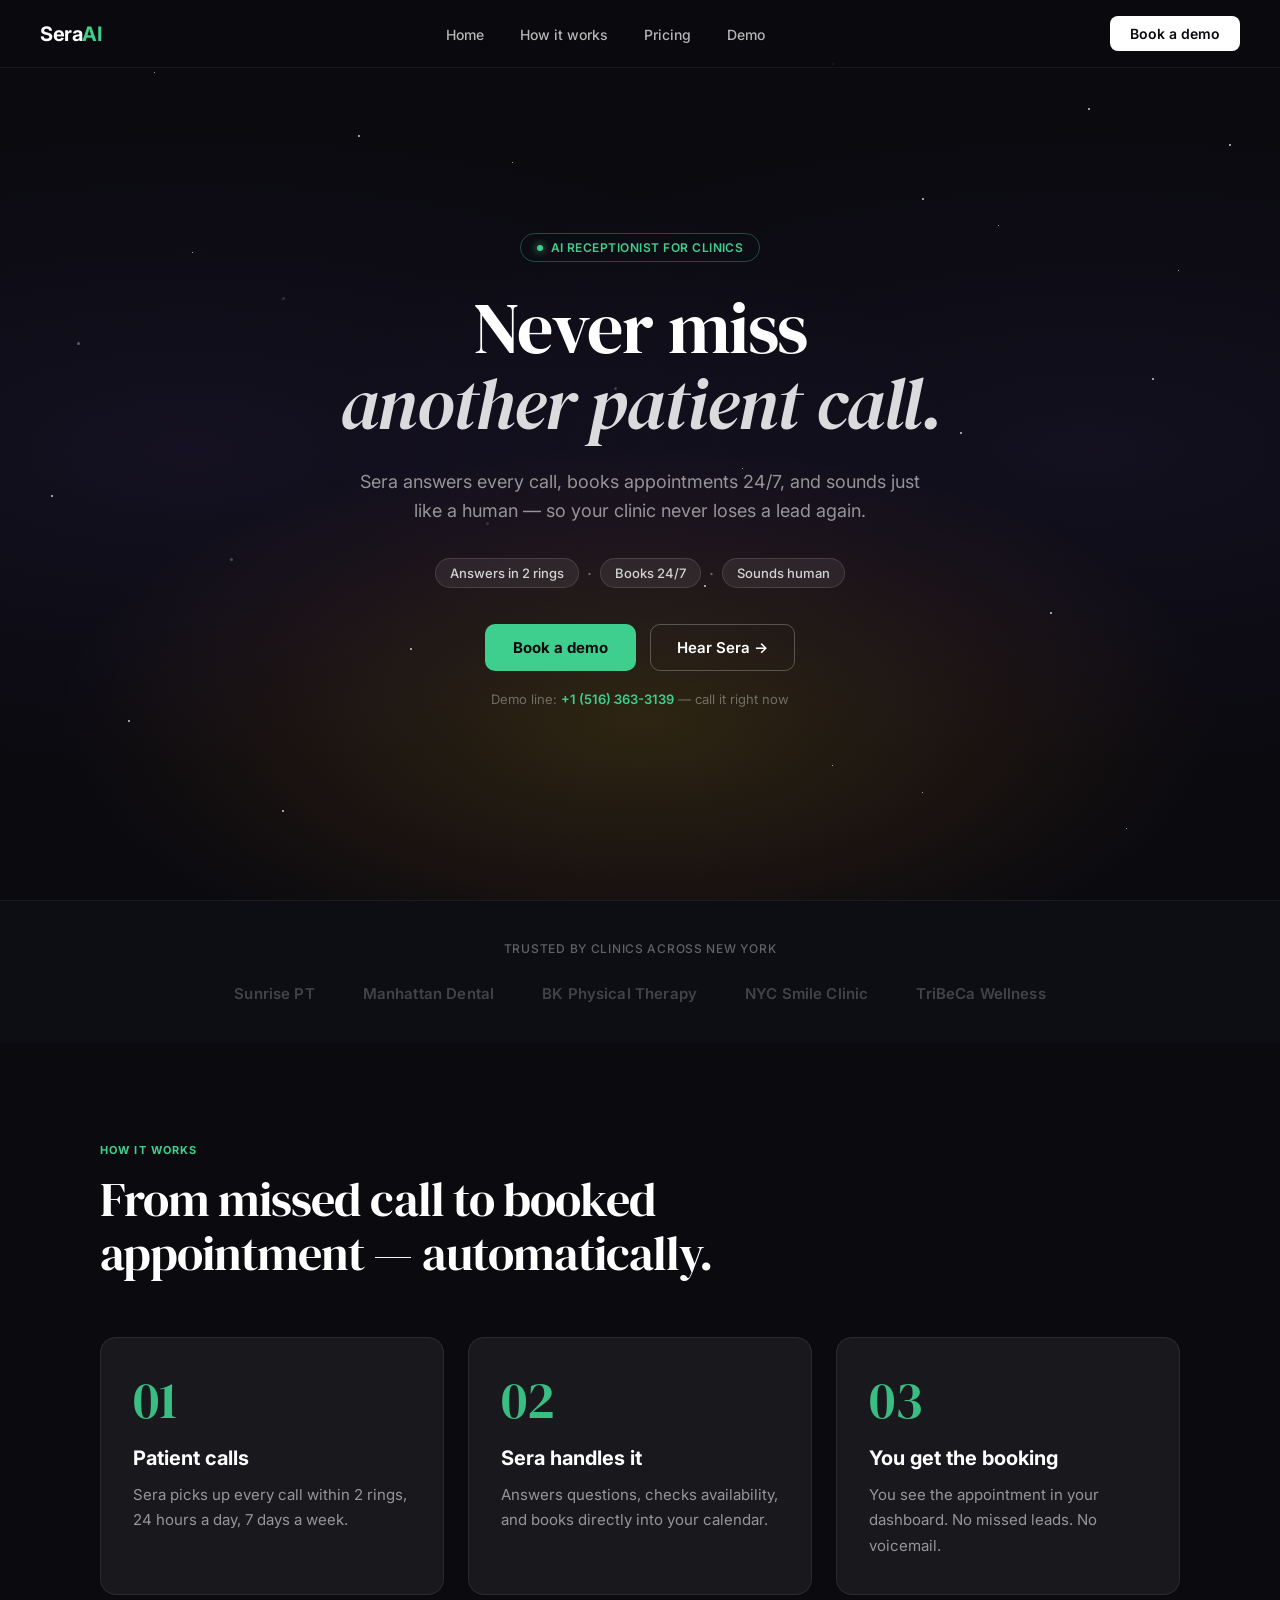
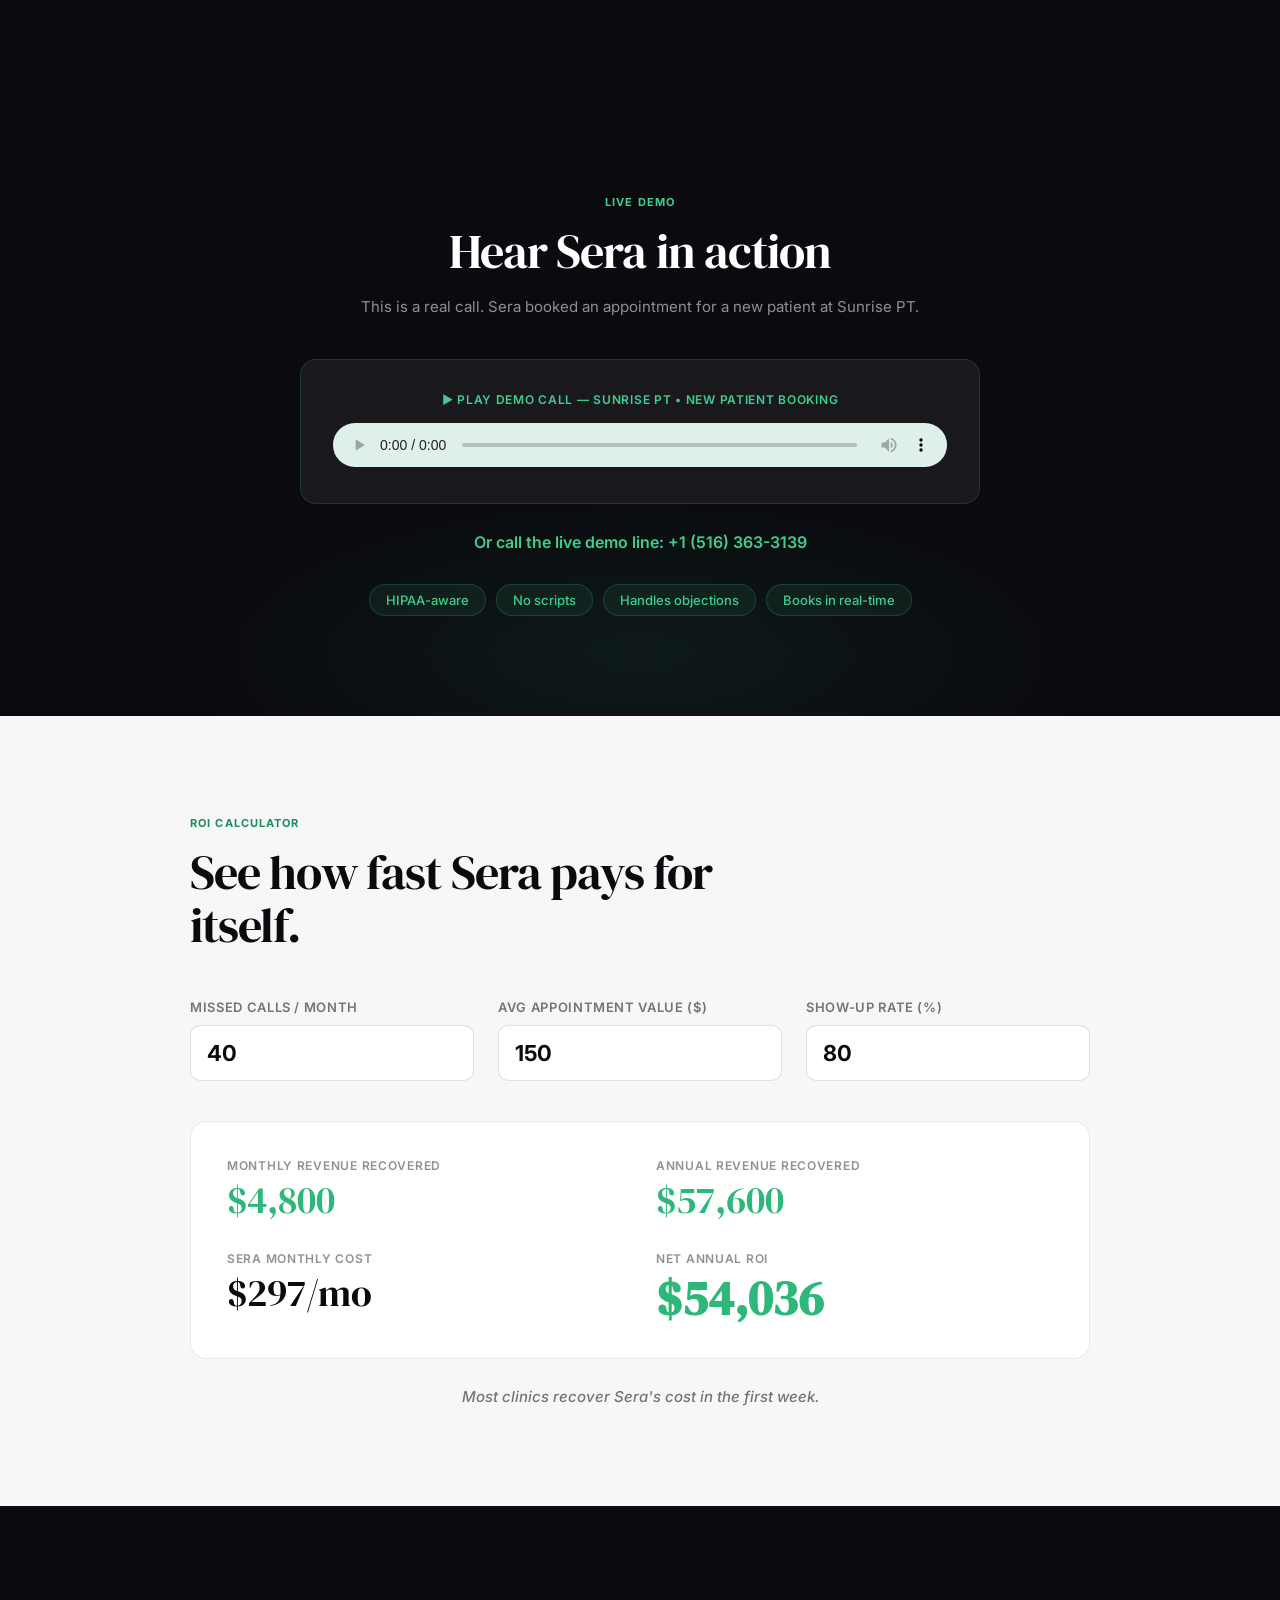
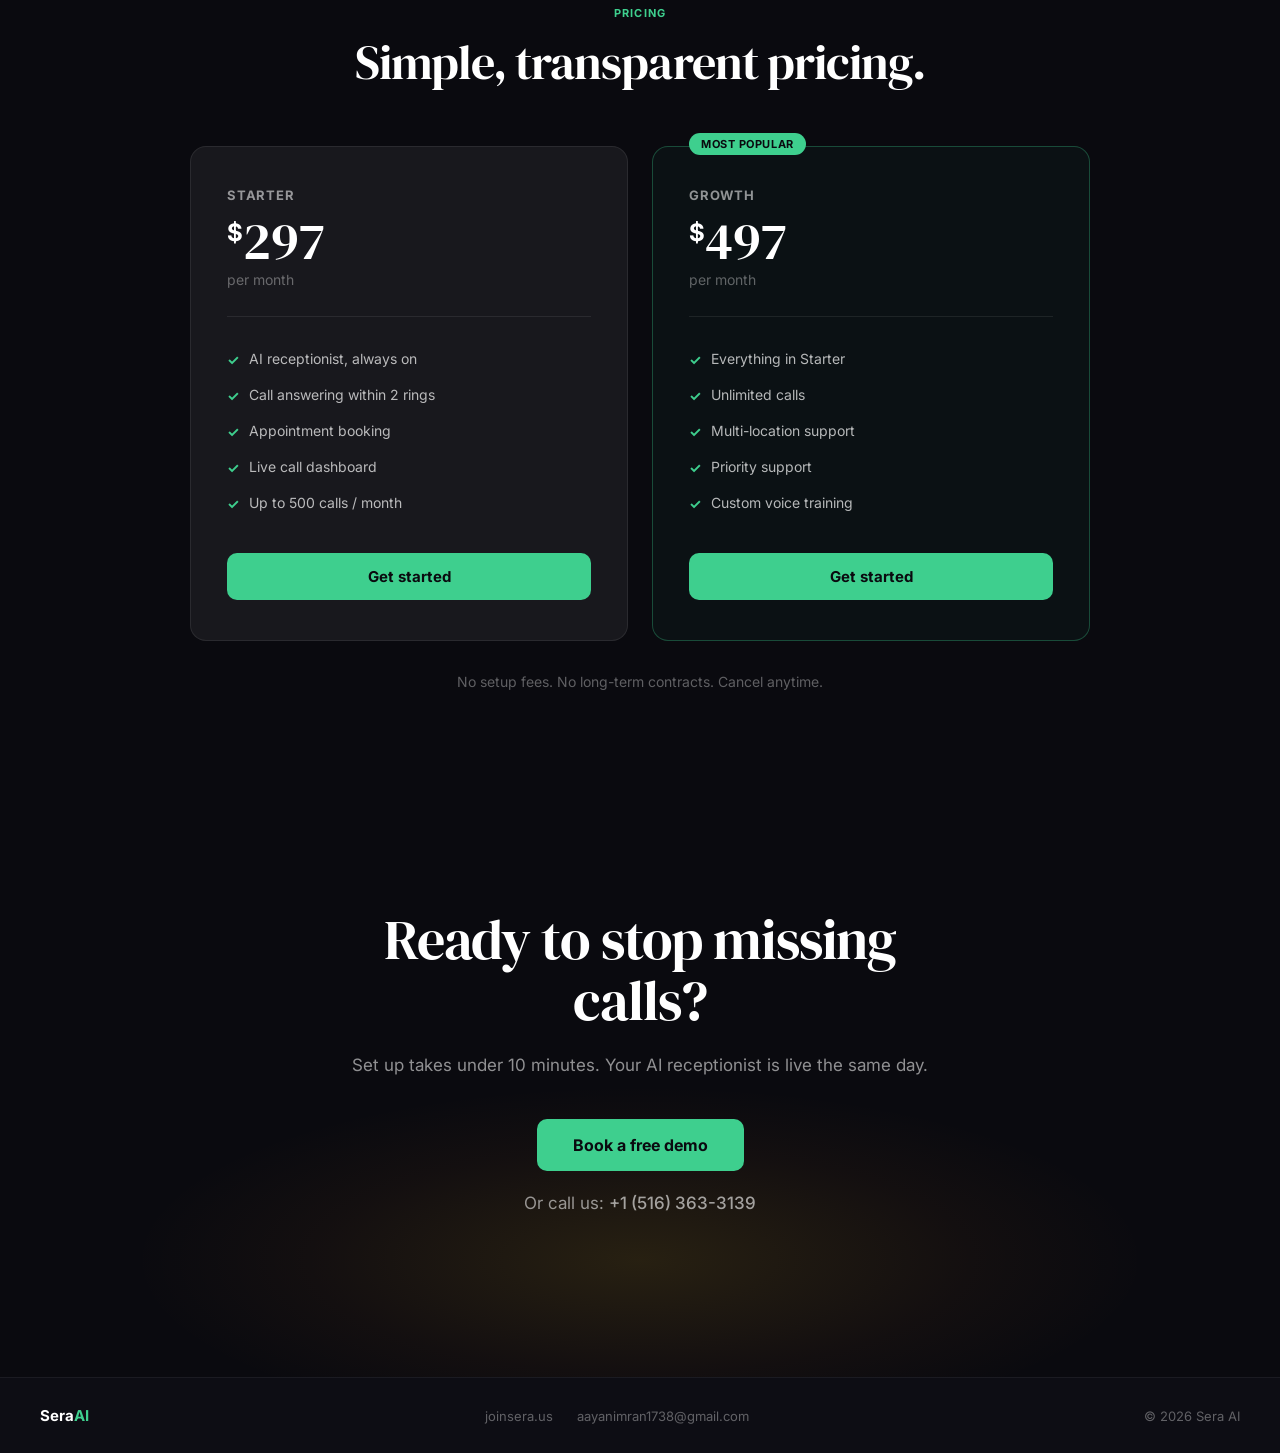
<file: demo/index.html>
<!DOCTYPE html>
<html lang="en">
<head>
  <meta charset="UTF-8" />
  <meta name="viewport" content="width=device-width, initial-scale=1.0" />
  <title>Sera AI — AI Receptionist for Clinics</title>
  <meta name="description" content="Sera answers every call, books appointments 24/7, and sounds just like a human — so your clinic never loses a lead again." />
  <link rel="preconnect" href="https://fonts.googleapis.com" />
  <link rel="preconnect" href="https://fonts.gstatic.com" crossorigin />
  <link href="https://fonts.googleapis.com/css2?family=DM+Serif+Display:ital@0;1&family=Inter:wght@300;400;500;600;700&display=swap" rel="stylesheet" />
  <style>
    /* ─── Reset & Base ─────────────────────────────── */
    *, *::before, *::after { box-sizing: border-box; margin: 0; padding: 0; }
    html { scroll-behavior: smooth; font-size: 16px; }
    body {
      font-family: 'Inter', sans-serif;
      background: #0A0A0F;
      color: #fff;
      -webkit-font-smoothing: antialiased;
      overflow-x: hidden;
    }
    a { text-decoration: none; color: inherit; }
    img { display: block; max-width: 100%; }

    /* ─── CSS Variables ────────────────────────────── */
    :root {
      --green: #3ECF8E;
      --green-dark: #2db87a;
      --bg-dark: #0A0A0F;
      --bg-mid: #0D0D14;
      --text-muted: rgba(255,255,255,0.55);
      --text-dim: rgba(255,255,255,0.35);
      --glass-bg: rgba(255,255,255,0.06);
      --glass-border: rgba(255,255,255,0.08);
      --radius-md: 12px;
      --radius-lg: 16px;
    }

    /* ─── Keyframes ────────────────────────────────── */
    @keyframes fadeUp {
      from { opacity: 0; transform: translateY(24px); }
      to   { opacity: 1; transform: translateY(0); }
    }
    @keyframes fadeIn {
      from { opacity: 0; }
      to   { opacity: 1; }
    }
    @keyframes glowPulse {
      0%, 100% { opacity: 0.8; transform: scale(1); }
      50%       { opacity: 1;   transform: scale(1.06); }
    }
    @keyframes twinkle {
      0%, 100% { opacity: 0.15; }
      50%       { opacity: 0.9; }
    }
    @keyframes floatUp {
      0%   { transform: translateY(0); opacity: 0.6; }
      100% { transform: translateY(-120vh); opacity: 0; }
    }

    /* ─── Scroll-reveal utility ─────────────────────── */
    .reveal {
      opacity: 0;
      transform: translateY(28px);
      transition: opacity 0.65s cubic-bezier(0.22, 1, 0.36, 1), transform 0.65s cubic-bezier(0.22, 1, 0.36, 1);
    }
    .reveal.visible {
      opacity: 1;
      transform: translateY(0);
    }

    /* ─── Navigation ────────────────────────────────── */
    nav {
      position: fixed;
      top: 0; left: 0; right: 0;
      z-index: 100;
      display: flex;
      align-items: center;
      justify-content: space-between;
      padding: 0 40px;
      height: 68px;
      background: rgba(10, 10, 15, 0.82);
      -webkit-backdrop-filter: blur(20px);
      backdrop-filter: blur(20px);
      border-bottom: 1px solid rgba(255,255,255,0.06);
    }
    .nav-logo {
      font-family: 'Inter', sans-serif;
      font-weight: 700;
      font-size: 20px;
      letter-spacing: -0.02em;
    }
    .nav-logo span { color: var(--green); }
    .nav-links {
      display: flex;
      gap: 36px;
      list-style: none;
    }
    .nav-links a {
      font-size: 14px;
      font-weight: 500;
      color: rgba(255,255,255,0.7);
      transition: color 0.2s;
    }
    .nav-links a:hover { color: #fff; }
    .nav-cta {
      background: #fff;
      color: #0A0A0F;
      font-size: 14px;
      font-weight: 600;
      padding: 9px 20px;
      border-radius: 8px;
      border: none;
      cursor: pointer;
      transition: opacity 0.2s;
    }
    .nav-cta:hover { opacity: 0.88; }

    /* ─── Hero ──────────────────────────────────────── */
    .hero {
      position: relative;
      min-height: 100vh;
      display: flex;
      flex-direction: column;
      align-items: center;
      justify-content: center;
      text-align: center;
      padding: 120px 24px 80px;
      background: var(--bg-dark);
      overflow: hidden;
    }

    /* Layered warm gradient glow */
    .hero-glow {
      position: absolute;
      inset: 0;
      pointer-events: none;
      animation: glowPulse 4s ease-in-out infinite;
    }
    .hero-glow::before {
      content: '';
      position: absolute;
      bottom: -10%;
      left: 50%;
      transform: translateX(-50%);
      width: 90%;
      height: 60%;
      background: radial-gradient(ellipse at center, rgba(251,191,36,0.15) 0%, rgba(251,140,36,0.06) 45%, transparent 72%);
      border-radius: 50%;
    }
    .hero-glow::after {
      content: '';
      position: absolute;
      top: 0; left: 0; right: 0; bottom: 0;
      background:
        radial-gradient(ellipse at 15% 50%, rgba(139,92,246,0.08) 0%, transparent 50%),
        radial-gradient(ellipse at 85% 50%, rgba(139,92,246,0.07) 0%, transparent 50%);
    }

    /* CSS Star field */
    .stars {
      position: absolute;
      inset: 0;
      pointer-events: none;
      overflow: hidden;
    }
    .star {
      position: absolute;
      width: 2px;
      height: 2px;
      background: rgba(255,255,255,0.8);
      border-radius: 50%;
      animation: twinkle linear infinite;
    }

    .hero-inner {
      position: relative;
      z-index: 2;
      max-width: 760px;
      animation: fadeUp 0.85s ease both;
    }

    .hero-badge {
      display: inline-flex;
      align-items: center;
      gap: 8px;
      border: 1px solid rgba(62,207,142,0.35);
      border-radius: 100px;
      padding: 6px 16px;
      font-size: 12px;
      font-weight: 600;
      color: var(--green);
      letter-spacing: 0.04em;
      text-transform: uppercase;
      margin-bottom: 28px;
    }
    .hero-badge::before {
      content: '';
      width: 6px; height: 6px;
      background: var(--green);
      border-radius: 50%;
      box-shadow: 0 0 8px var(--green);
    }

    .hero h1 {
      font-family: 'DM Serif Display', serif;
      font-size: 72px;
      font-weight: 400;
      line-height: 1.06;
      letter-spacing: -0.02em;
      color: #fff;
      margin-bottom: 24px;
    }
    .hero h1 em {
      font-style: italic;
      color: rgba(255,255,255,0.85);
    }

    .hero-sub {
      font-size: 18px;
      line-height: 1.65;
      color: var(--text-muted);
      max-width: 560px;
      margin: 0 auto 32px;
    }

    .hero-chips {
      display: flex;
      align-items: center;
      justify-content: center;
      gap: 8px;
      flex-wrap: wrap;
      margin-bottom: 36px;
    }
    .chip {
      background: rgba(255,255,255,0.07);
      border: 1px solid rgba(255,255,255,0.12);
      border-radius: 100px;
      padding: 6px 14px;
      font-size: 13px;
      font-weight: 500;
      color: rgba(255,255,255,0.8);
    }
    .chip-divider {
      color: var(--text-dim);
      font-size: 18px;
    }

    .hero-actions {
      display: flex;
      align-items: center;
      justify-content: center;
      gap: 14px;
      flex-wrap: wrap;
      margin-bottom: 20px;
    }
    .btn-primary {
      background: var(--green);
      color: #0A0A0F;
      font-size: 15px;
      font-weight: 700;
      padding: 14px 28px;
      border-radius: 10px;
      border: none;
      cursor: pointer;
      transition: background 0.2s, transform 0.15s;
      display: inline-block;
    }
    .btn-primary:hover { background: var(--green-dark); transform: translateY(-1px); }
    .btn-outline {
      background: transparent;
      color: #fff;
      font-size: 15px;
      font-weight: 600;
      padding: 13px 26px;
      border-radius: 10px;
      border: 1px solid rgba(255,255,255,0.25);
      cursor: pointer;
      transition: border-color 0.2s, transform 0.15s;
      display: inline-block;
    }
    .btn-outline:hover { border-color: rgba(255,255,255,0.55); transform: translateY(-1px); }

    .hero-demo-line {
      font-size: 13px;
      color: var(--text-dim);
    }
    .hero-demo-line a {
      color: var(--green);
      font-weight: 600;
    }

    /* ─── Logo Strip ─────────────────────────────────── */
    .logos {
      background: var(--bg-mid);
      border-top: 1px solid rgba(255,255,255,0.06);
      padding: 40px 24px;
      text-align: center;
    }
    .logos-label {
      font-size: 12px;
      font-weight: 500;
      color: var(--text-dim);
      letter-spacing: 0.06em;
      text-transform: uppercase;
      margin-bottom: 28px;
    }
    .logos-row {
      display: flex;
      align-items: center;
      justify-content: center;
      gap: 48px;
      flex-wrap: wrap;
    }
    .logo-name {
      font-size: 15px;
      font-weight: 600;
      color: rgba(255,255,255,0.22);
      letter-spacing: 0.01em;
      white-space: nowrap;
    }

    /* ─── How It Works ──────────────────────────────── */
    .section {
      padding: 100px 24px;
      background: var(--bg-dark);
    }
    .section-inner {
      max-width: 1080px;
      margin: 0 auto;
    }
    .section-label {
      font-size: 11px;
      font-weight: 700;
      color: var(--green);
      letter-spacing: 0.1em;
      text-transform: uppercase;
      margin-bottom: 16px;
    }
    .section-headline {
      font-family: 'DM Serif Display', serif;
      font-size: 48px;
      font-weight: 400;
      line-height: 1.12;
      letter-spacing: -0.02em;
      color: #fff;
      margin-bottom: 56px;
      max-width: 640px;
    }
    .section-headline.centered {
      text-align: center;
      margin-left: auto;
      margin-right: auto;
      max-width: 720px;
    }

    .steps-grid {
      display: grid;
      grid-template-columns: repeat(3, 1fr);
      gap: 24px;
    }
    .step-card {
      background: var(--glass-bg);
      border: 1px solid var(--glass-border);
      border-radius: var(--radius-lg);
      padding: 36px 32px;
    }
    .step-num {
      font-family: 'DM Serif Display', serif;
      font-size: 52px;
      font-weight: 400;
      color: var(--green);
      line-height: 1;
      margin-bottom: 20px;
      opacity: 0.9;
    }
    .step-card h3 {
      font-size: 20px;
      font-weight: 700;
      color: #fff;
      margin-bottom: 12px;
    }
    .step-card p {
      font-size: 15px;
      line-height: 1.7;
      color: var(--text-muted);
    }

    /* ─── Audio Demo ─────────────────────────────────── */
    .audio-section {
      padding: 100px 24px;
      background: var(--bg-dark);
      position: relative;
      overflow: hidden;
    }
    .audio-section::before {
      content: '';
      position: absolute;
      bottom: -20%;
      left: 50%;
      transform: translateX(-50%);
      width: 80%;
      height: 60%;
      background: radial-gradient(ellipse, rgba(62,207,142,0.08) 0%, transparent 65%);
      pointer-events: none;
    }
    .audio-inner {
      max-width: 680px;
      margin: 0 auto;
      text-align: center;
      position: relative;
      z-index: 1;
    }
    .audio-inner .section-label { display: block; }
    .audio-inner .section-headline {
      text-align: center;
      max-width: 500px;
      margin: 0 auto 16px;
    }
    .audio-sub {
      font-size: 15px;
      color: var(--text-muted);
      margin-bottom: 40px;
      line-height: 1.6;
    }

    .audio-card {
      background: var(--glass-bg);
      border: 1px solid rgba(62,207,142,0.18);
      border-radius: var(--radius-lg);
      padding: 32px;
      margin-bottom: 28px;
    }
    .audio-card-label {
      font-size: 12px;
      font-weight: 600;
      color: var(--green);
      letter-spacing: 0.06em;
      text-transform: uppercase;
      margin-bottom: 16px;
    }
    .audio-card audio {
      width: 100%;
      height: 44px;
      filter: invert(0);
      border-radius: 8px;
      outline: none;
      accent-color: var(--green);
    }
    /* Custom audio styling for webkit */
    .audio-card audio::-webkit-media-controls-panel {
      background: rgba(62,207,142,0.1);
      border-radius: 8px;
    }

    .audio-tel {
      display: block;
      font-size: 16px;
      font-weight: 600;
      color: var(--green);
      margin-bottom: 32px;
      transition: opacity 0.2s;
    }
    .audio-tel:hover { opacity: 0.75; }

    .feature-chips {
      display: flex;
      flex-wrap: wrap;
      gap: 10px;
      justify-content: center;
    }
    .feature-chip {
      background: rgba(62,207,142,0.08);
      border: 1px solid rgba(62,207,142,0.2);
      border-radius: 100px;
      padding: 7px 16px;
      font-size: 13px;
      font-weight: 500;
      color: var(--green);
    }

    /* ─── ROI Calculator ─────────────────────────────── */
    .roi-section {
      padding: 100px 24px;
      background: #F7F7F8;
      color: #0A0A0F;
    }
    .roi-inner {
      max-width: 900px;
      margin: 0 auto;
    }
    .roi-inner .section-label { color: #1a8f5c; }
    .roi-headline {
      font-family: 'DM Serif Display', serif;
      font-size: 48px;
      font-weight: 400;
      line-height: 1.1;
      letter-spacing: -0.02em;
      color: #0A0A0F;
      margin-bottom: 48px;
      max-width: 580px;
    }
    .roi-inputs {
      display: grid;
      grid-template-columns: repeat(3, 1fr);
      gap: 24px;
      margin-bottom: 40px;
    }
    .roi-field label {
      display: block;
      font-size: 13px;
      font-weight: 600;
      color: rgba(10,10,15,0.55);
      margin-bottom: 10px;
      text-transform: uppercase;
      letter-spacing: 0.05em;
    }
    .roi-field input {
      width: 100%;
      background: #fff;
      border: 1.5px solid rgba(10,10,15,0.12);
      border-radius: 10px;
      padding: 14px 16px;
      font-size: 22px;
      font-weight: 700;
      font-family: 'Inter', sans-serif;
      color: #0A0A0F;
      outline: none;
      transition: border-color 0.2s;
      -moz-appearance: textfield;
    }
    .roi-field input::-webkit-inner-spin-button,
    .roi-field input::-webkit-outer-spin-button { -webkit-appearance: none; }
    .roi-field input:focus { border-color: #3ECF8E; }

    .roi-output {
      background: #fff;
      border: 1.5px solid rgba(10,10,15,0.08);
      border-radius: var(--radius-lg);
      padding: 36px;
      display: grid;
      grid-template-columns: repeat(2, 1fr);
      gap: 32px;
      margin-bottom: 28px;
    }
    .roi-stat label {
      display: block;
      font-size: 12px;
      font-weight: 600;
      color: rgba(10,10,15,0.45);
      text-transform: uppercase;
      letter-spacing: 0.06em;
      margin-bottom: 8px;
    }
    .roi-stat .value {
      font-family: 'DM Serif Display', serif;
      font-size: 38px;
      font-weight: 400;
      color: #0A0A0F;
      line-height: 1;
    }
    .roi-stat .value.green { color: var(--green-dark); }
    .roi-stat .value.big {
      font-size: 48px;
      color: var(--green-dark);
      font-weight: 700;
    }
    .roi-cost {
      font-size: 15px;
      color: rgba(10,10,15,0.5);
    }
    .roi-tagline {
      font-size: 15px;
      font-weight: 500;
      color: rgba(10,10,15,0.55);
      text-align: center;
      font-style: italic;
    }

    /* ─── Pricing ────────────────────────────────────── */
    .pricing-section {
      padding: 100px 24px;
      background: var(--bg-dark);
      text-align: center;
    }
    .pricing-inner {
      max-width: 900px;
      margin: 0 auto;
    }
    .pricing-inner .section-label { margin-bottom: 16px; }
    .pricing-cards {
      display: grid;
      grid-template-columns: 1fr 1fr;
      gap: 24px;
      margin-bottom: 32px;
    }
    .pricing-card {
      background: var(--glass-bg);
      border: 1px solid var(--glass-border);
      border-radius: var(--radius-lg);
      padding: 40px 36px;
      text-align: left;
      position: relative;
    }
    .pricing-card.featured {
      border-color: rgba(62,207,142,0.3);
      background: rgba(62,207,142,0.04);
    }
    .pricing-badge {
      display: inline-block;
      background: var(--green);
      color: #0A0A0F;
      font-size: 11px;
      font-weight: 700;
      padding: 4px 12px;
      border-radius: 100px;
      letter-spacing: 0.05em;
      text-transform: uppercase;
      position: absolute;
      top: -14px;
      left: 36px;
    }
    .pricing-plan {
      font-size: 13px;
      font-weight: 700;
      color: var(--text-muted);
      letter-spacing: 0.06em;
      text-transform: uppercase;
      margin-bottom: 12px;
    }
    .pricing-price {
      font-family: 'DM Serif Display', serif;
      font-size: 52px;
      font-weight: 400;
      color: #fff;
      line-height: 1;
      margin-bottom: 4px;
    }
    .pricing-price sup {
      font-size: 24px;
      vertical-align: super;
      font-family: 'Inter', sans-serif;
      font-weight: 700;
    }
    .pricing-cadence {
      font-size: 14px;
      color: var(--text-dim);
      margin-bottom: 28px;
    }
    .pricing-divider {
      height: 1px;
      background: var(--glass-border);
      margin-bottom: 24px;
    }
    .pricing-features {
      list-style: none;
      margin-bottom: 32px;
    }
    .pricing-features li {
      font-size: 14px;
      color: rgba(255,255,255,0.7);
      padding: 7px 0;
      display: flex;
      align-items: flex-start;
      gap: 10px;
      line-height: 1.5;
    }
    .pricing-features li::before {
      content: '✓';
      color: var(--green);
      font-weight: 700;
      flex-shrink: 0;
      margin-top: 1px;
    }
    .btn-green {
      display: block;
      width: 100%;
      background: var(--green);
      color: #0A0A0F;
      font-size: 15px;
      font-weight: 700;
      padding: 14px;
      border-radius: 10px;
      border: none;
      cursor: pointer;
      text-align: center;
      transition: background 0.2s, transform 0.15s;
    }
    .btn-green:hover { background: var(--green-dark); transform: translateY(-1px); }
    .pricing-footnote {
      font-size: 14px;
      color: var(--text-dim);
    }

    /* ─── Final CTA ──────────────────────────────────── */
    .cta-section {
      padding: 120px 24px;
      background: var(--bg-dark);
      text-align: center;
      position: relative;
      overflow: hidden;
    }
    .cta-section::before {
      content: '';
      position: absolute;
      bottom: -10%;
      left: 50%;
      transform: translateX(-50%);
      width: 80%;
      height: 60%;
      background: radial-gradient(ellipse at center, rgba(251,191,36,0.12) 0%, rgba(251,140,36,0.04) 45%, transparent 70%);
      border-radius: 50%;
      pointer-events: none;
      animation: glowPulse 4s ease-in-out infinite;
    }
    .cta-inner {
      max-width: 600px;
      margin: 0 auto;
      position: relative;
      z-index: 1;
    }
    .cta-inner h2 {
      font-family: 'DM Serif Display', serif;
      font-size: 56px;
      font-weight: 400;
      line-height: 1.08;
      letter-spacing: -0.02em;
      margin-bottom: 20px;
    }
    .cta-inner p {
      font-size: 17px;
      color: var(--text-muted);
      line-height: 1.65;
      margin-bottom: 40px;
    }
    .cta-inner .btn-primary {
      font-size: 16px;
      padding: 16px 36px;
      margin-bottom: 18px;
      display: inline-block;
    }
    .cta-tel {
      display: block;
      font-size: 14px;
      color: var(--text-dim);
    }
    .cta-tel a {
      color: rgba(255,255,255,0.6);
      font-weight: 500;
      transition: color 0.2s;
    }
    .cta-tel a:hover { color: #fff; }

    /* ─── Footer ─────────────────────────────────────── */
    footer {
      background: var(--bg-mid);
      border-top: 1px solid rgba(255,255,255,0.06);
      padding: 28px 40px;
      display: flex;
      align-items: center;
      justify-content: space-between;
      flex-wrap: wrap;
      gap: 12px;
    }
    .footer-brand {
      font-size: 15px;
      font-weight: 700;
      color: #fff;
    }
    .footer-brand span { color: var(--green); }
    .footer-links {
      display: flex;
      gap: 24px;
      flex-wrap: wrap;
    }
    .footer-links a {
      font-size: 13px;
      color: var(--text-dim);
      transition: color 0.2s;
    }
    .footer-links a:hover { color: rgba(255,255,255,0.7); }
    .footer-copy {
      font-size: 13px;
      color: var(--text-dim);
    }

    /* ─── Mobile ─────────────────────────────────────── */
    @media (max-width: 768px) {
      nav { padding: 0 20px; }
      .nav-links { display: none; }

      .hero { padding: 100px 20px 60px; }
      .hero h1 { font-size: 42px; }
      .hero-sub { font-size: 16px; }

      .steps-grid { grid-template-columns: 1fr; }

      .section-headline { font-size: 36px; }

      .roi-inputs { grid-template-columns: 1fr; }
      .roi-output { grid-template-columns: 1fr; gap: 24px; }
      .roi-headline { font-size: 36px; }

      .pricing-cards { grid-template-columns: 1fr; }

      .cta-inner h2 { font-size: 38px; }

      footer {
        flex-direction: column;
        text-align: center;
        padding: 24px 20px;
      }
      .footer-links { justify-content: center; }
    }
  </style>
</head>
<body>

  <!-- ─── Navigation ─────────────────────────────────── -->
  <nav>
    <div class="nav-logo">Sera<span>AI</span></div>
    <ul class="nav-links">
      <li><a href="#">Home</a></li>
      <li><a href="#how-it-works">How it works</a></li>
      <li><a href="#pricing">Pricing</a></li>
      <li><a href="#demo">Demo</a></li>
    </ul>
    <a href="#demo" class="nav-cta">Book a demo</a>
  </nav>

  <!-- ─── Section 1: Hero ───────────────────────────── -->
  <section class="hero" id="home">
    <div class="hero-glow"></div>

    <!-- Star field: 40 CSS-only stars -->
    <div class="stars" aria-hidden="true">
      <span class="star" style="top:8%;left:12%;width:1px;height:1px;animation-duration:3.1s;animation-delay:0s"></span>
      <span class="star" style="top:15%;left:28%;animation-duration:4.7s;animation-delay:0.8s"></span>
      <span class="star" style="top:5%;left:55%;width:1px;height:1px;animation-duration:3.9s;animation-delay:1.2s"></span>
      <span class="star" style="top:22%;left:72%;animation-duration:5.2s;animation-delay:0.3s"></span>
      <span class="star" style="top:38%;left:6%;width:3px;height:3px;opacity:0.4;animation-duration:6.1s;animation-delay:2.1s"></span>
      <span class="star" style="top:12%;left:85%;animation-duration:3.6s;animation-delay:0.6s"></span>
      <span class="star" style="top:30%;left:92%;width:1px;height:1px;animation-duration:4.3s;animation-delay:1.7s"></span>
      <span class="star" style="top:55%;left:4%;animation-duration:5.8s;animation-delay:0.1s"></span>
      <span class="star" style="top:62%;left:18%;width:3px;height:3px;opacity:0.3;animation-duration:7.2s;animation-delay:2.8s"></span>
      <span class="star" style="top:18%;left:40%;width:1px;height:1px;animation-duration:3.4s;animation-delay:1.4s"></span>
      <span class="star" style="top:72%;left:32%;animation-duration:4.9s;animation-delay:0.5s"></span>
      <span class="star" style="top:85%;left:65%;width:1px;height:1px;animation-duration:3.7s;animation-delay:1.9s"></span>
      <span class="star" style="top:7%;left:65%;animation-duration:6.4s;animation-delay:0.9s"></span>
      <span class="star" style="top:43%;left:48%;width:3px;height:3px;opacity:0.25;animation-duration:8.1s;animation-delay:3.2s"></span>
      <span class="star" style="top:25%;left:78%;width:1px;height:1px;animation-duration:3.2s;animation-delay:1.1s"></span>
      <span class="star" style="top:68%;left:82%;animation-duration:5.5s;animation-delay:0.4s"></span>
      <span class="star" style="top:90%;left:22%;animation-duration:4.1s;animation-delay:2.3s"></span>
      <span class="star" style="top:78%;left:48%;width:1px;height:1px;animation-duration:3.8s;animation-delay:1.6s"></span>
      <span class="star" style="top:48%;left:75%;animation-duration:6.7s;animation-delay:0.7s"></span>
      <span class="star" style="top:33%;left:22%;width:3px;height:3px;opacity:0.2;animation-duration:9s;animation-delay:4s"></span>
      <span class="star" style="top:92%;left:88%;width:1px;height:1px;animation-duration:3.5s;animation-delay:0.2s"></span>
      <span class="star" style="top:16%;left:96%;animation-duration:4.6s;animation-delay:1.3s"></span>
      <span class="star" style="top:52%;left:58%;width:1px;height:1px;animation-duration:3.3s;animation-delay:0.8s"></span>
      <span class="star" style="top:3%;left:42%;animation-duration:5.1s;animation-delay:2.6s"></span>
      <span class="star" style="top:80%;left:10%;animation-duration:6.9s;animation-delay:1.5s"></span>
      <span class="star" style="top:58%;left:38%;width:3px;height:3px;opacity:0.18;animation-duration:10s;animation-delay:5s"></span>
      <span class="star" style="top:42%;left:90%;animation-duration:4.2s;animation-delay:0.4s"></span>
      <span class="star" style="top:28%;left:15%;width:1px;height:1px;animation-duration:3.6s;animation-delay:1.8s"></span>
      <span class="star" style="top:65%;left:55%;animation-duration:5.4s;animation-delay:0.3s"></span>
      <span class="star" style="top:88%;left:72%;width:1px;height:1px;animation-duration:3.9s;animation-delay:2.1s"></span>
    </div>

    <div class="hero-inner">
      <div class="hero-badge">AI Receptionist for Clinics</div>
      <h1>Never miss<br><em>another patient call.</em></h1>
      <p class="hero-sub">Sera answers every call, books appointments 24/7, and sounds just like a human — so your clinic never loses a lead again.</p>

      <div class="hero-chips">
        <span class="chip">Answers in 2 rings</span>
        <span class="chip-divider">·</span>
        <span class="chip">Books 24/7</span>
        <span class="chip-divider">·</span>
        <span class="chip">Sounds human</span>
      </div>

      <div class="hero-actions">
        <a href="#demo" class="btn-primary">Book a demo</a>
        <a href="tel:+15163633139" class="btn-outline">Hear Sera →</a>
      </div>

      <p class="hero-demo-line">Demo line: <a href="tel:+15163633139">+1 (516) 363-3139</a> — call it right now</p>
    </div>
  </section>

  <!-- ─── Section 2: Logo Strip ─────────────────────── -->
  <section class="logos">
    <p class="logos-label">Trusted by clinics across New York</p>
    <div class="logos-row">
      <span class="logo-name">Sunrise PT</span>
      <span class="logo-name">Manhattan Dental</span>
      <span class="logo-name">BK Physical Therapy</span>
      <span class="logo-name">NYC Smile Clinic</span>
      <span class="logo-name">TriBeCa Wellness</span>
    </div>
  </section>

  <!-- ─── Section 3: How It Works ─────────────────── -->
  <section class="section" id="how-it-works">
    <div class="section-inner">
      <p class="section-label">How It Works</p>
      <h2 class="section-headline">From missed call to booked appointment — automatically.</h2>
      <div class="steps-grid">
        <div class="step-card reveal">
          <div class="step-num">01</div>
          <h3>Patient calls</h3>
          <p>Sera picks up every call within 2 rings, 24 hours a day, 7 days a week.</p>
        </div>
        <div class="step-card reveal">
          <div class="step-num">02</div>
          <h3>Sera handles it</h3>
          <p>Answers questions, checks availability, and books directly into your calendar.</p>
        </div>
        <div class="step-card reveal">
          <div class="step-num">03</div>
          <h3>You get the booking</h3>
          <p>You see the appointment in your dashboard. No missed leads. No voicemail.</p>
        </div>
      </div>
    </div>
  </section>

  <!-- ─── Section 4: Audio Demo ─────────────────────── -->
  <section class="audio-section" id="demo">
    <div class="audio-inner">
      <p class="section-label" style="text-align:center;">Live Demo</p>
      <h2 class="section-headline reveal">Hear Sera in action</h2>
      <p class="audio-sub">This is a real call. Sera booked an appointment for a new patient at Sunrise PT.</p>

      <div class="audio-card reveal">
        <p class="audio-card-label">▶ Play demo call — Sunrise PT • New Patient Booking</p>
        <!-- swap in your ElevenLabs recording URL here -->
        <audio controls>
          <source src="" type="audio/mpeg" />
          Your browser does not support the audio element.
        </audio>
      </div>

      <a href="tel:+15163633139" class="audio-tel">Or call the live demo line: +1 (516) 363-3139</a>

      <div class="feature-chips">
        <span class="feature-chip">HIPAA-aware</span>
        <span class="feature-chip">No scripts</span>
        <span class="feature-chip">Handles objections</span>
        <span class="feature-chip">Books in real-time</span>
      </div>
    </div>
  </section>

  <!-- ─── Section 5: ROI Calculator ────────────────── -->
  <section class="roi-section">
    <div class="roi-inner">
      <p class="section-label">ROI Calculator</p>
      <h2 class="roi-headline reveal">See how fast Sera pays for itself.</h2>

      <div class="roi-inputs">
        <div class="roi-field">
          <label>Missed calls / month</label>
          <input type="number" id="roi-missed" value="40" min="0" />
        </div>
        <div class="roi-field">
          <label>Avg appointment value ($)</label>
          <input type="number" id="roi-value" value="150" min="0" />
        </div>
        <div class="roi-field">
          <label>Show-up rate (%)</label>
          <input type="number" id="roi-showup" value="80" min="0" max="100" />
        </div>
      </div>

      <div class="roi-output" id="roi-output">
        <div class="roi-stat">
          <label>Monthly revenue recovered</label>
          <div class="value green" id="roi-monthly">$4,800</div>
        </div>
        <div class="roi-stat">
          <label>Annual revenue recovered</label>
          <div class="value green" id="roi-annual">$57,600</div>
        </div>
        <div class="roi-stat">
          <label>Sera monthly cost</label>
          <div class="value roi-cost">$297/mo</div>
        </div>
        <div class="roi-stat">
          <label>Net annual ROI</label>
          <div class="value big" id="roi-net">$54,036</div>
        </div>
      </div>

      <p class="roi-tagline">Most clinics recover Sera's cost in the first week.</p>
    </div>
  </section>

  <!-- ─── Section 6: Pricing ───────────────────────── -->
  <section class="pricing-section" id="pricing">
    <div class="pricing-inner">
      <p class="section-label">Pricing</p>
      <h2 class="section-headline centered reveal">Simple, transparent pricing.</h2>

      <div class="pricing-cards">
        <!-- Starter -->
        <div class="pricing-card reveal">
          <p class="pricing-plan">Starter</p>
          <div class="pricing-price"><sup>$</sup>297</div>
          <p class="pricing-cadence">per month</p>
          <div class="pricing-divider"></div>
          <ul class="pricing-features">
            <li>AI receptionist, always on</li>
            <li>Call answering within 2 rings</li>
            <li>Appointment booking</li>
            <li>Live call dashboard</li>
            <li>Up to 500 calls / month</li>
          </ul>
          <a href="#demo" class="btn-green">Get started</a>
        </div>

        <!-- Growth -->
        <div class="pricing-card featured reveal">
          <span class="pricing-badge">Most Popular</span>
          <p class="pricing-plan">Growth</p>
          <div class="pricing-price"><sup>$</sup>497</div>
          <p class="pricing-cadence">per month</p>
          <div class="pricing-divider"></div>
          <ul class="pricing-features">
            <li>Everything in Starter</li>
            <li>Unlimited calls</li>
            <li>Multi-location support</li>
            <li>Priority support</li>
            <li>Custom voice training</li>
          </ul>
          <a href="#demo" class="btn-green">Get started</a>
        </div>
      </div>

      <p class="pricing-footnote">No setup fees. No long-term contracts. Cancel anytime.</p>
    </div>
  </section>

  <!-- ─── Section 7: Final CTA + Footer ────────────── -->
  <section class="cta-section">
    <div class="cta-inner">
      <h2 class="reveal">Ready to stop missing calls?</h2>
      <p>Set up takes under 10 minutes. Your AI receptionist is live the same day.</p>
      <a href="#demo" class="btn-primary">Book a free demo</a>
      <p class="cta-tel">Or call us: <a href="tel:+15163633139">+1 (516) 363-3139</a></p>
    </div>
  </section>

  <footer>
    <div class="footer-brand">Sera<span>AI</span></div>
    <div class="footer-links">
      <a href="#">joinsera.us</a>
      <a href="mailto:aayanimran1738@gmail.com">aayanimran1738@gmail.com</a>
    </div>
    <p class="footer-copy">© 2026 Sera AI</p>
  </footer>

  <!-- ─── Inline Scripts ────────────────────────────── -->
  <script>
    // ROI Calculator
    function calcROI() {
      var missed = Math.max(0, parseFloat(document.getElementById('roi-missed').value) || 0);
      var val    = Math.max(0, parseFloat(document.getElementById('roi-value').value)  || 0);
      var showup = Math.min(100, Math.max(0, parseFloat(document.getElementById('roi-showup').value) || 0));
      var monthly = missed * val * (showup / 100);
      var annual  = monthly * 12;
      var seraCost = 297 * 12;
      var net     = annual - seraCost;

      function fmt(n) {
        return '$' + Math.round(n).toLocaleString('en-US');
      }
      document.getElementById('roi-monthly').textContent = fmt(monthly);
      document.getElementById('roi-annual').textContent  = fmt(annual);
      document.getElementById('roi-net').textContent     = fmt(net);
    }

    ['roi-missed','roi-value','roi-showup'].forEach(function(id) {
      document.getElementById(id).addEventListener('input', calcROI);
    });

    // IntersectionObserver for scroll reveal
    var observer = new IntersectionObserver(function(entries) {
      entries.forEach(function(entry) {
        if (entry.isIntersecting) {
          entry.target.classList.add('visible');
          observer.unobserve(entry.target);
        }
      });
    }, { threshold: 0.12 });

    document.querySelectorAll('.reveal').forEach(function(el) {
      observer.observe(el);
    });
  </script>

</body>
</html>
</file>
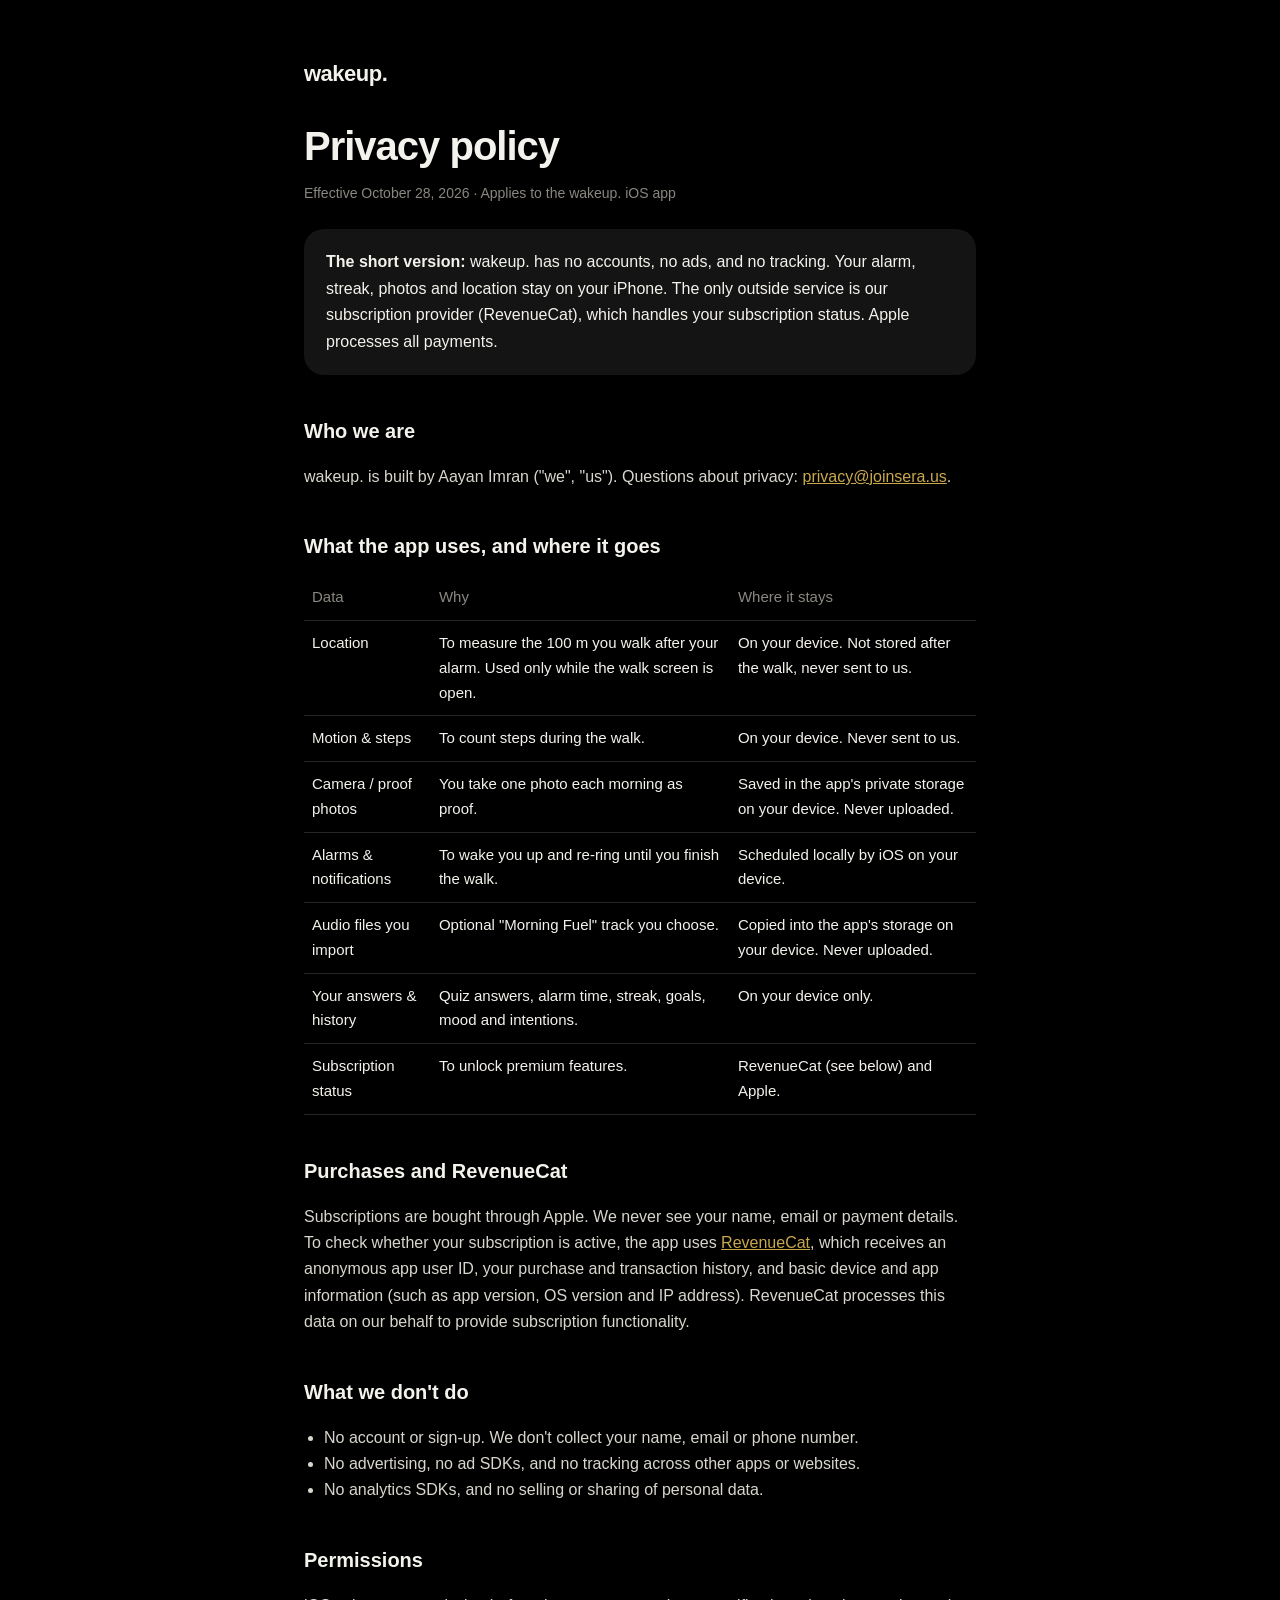
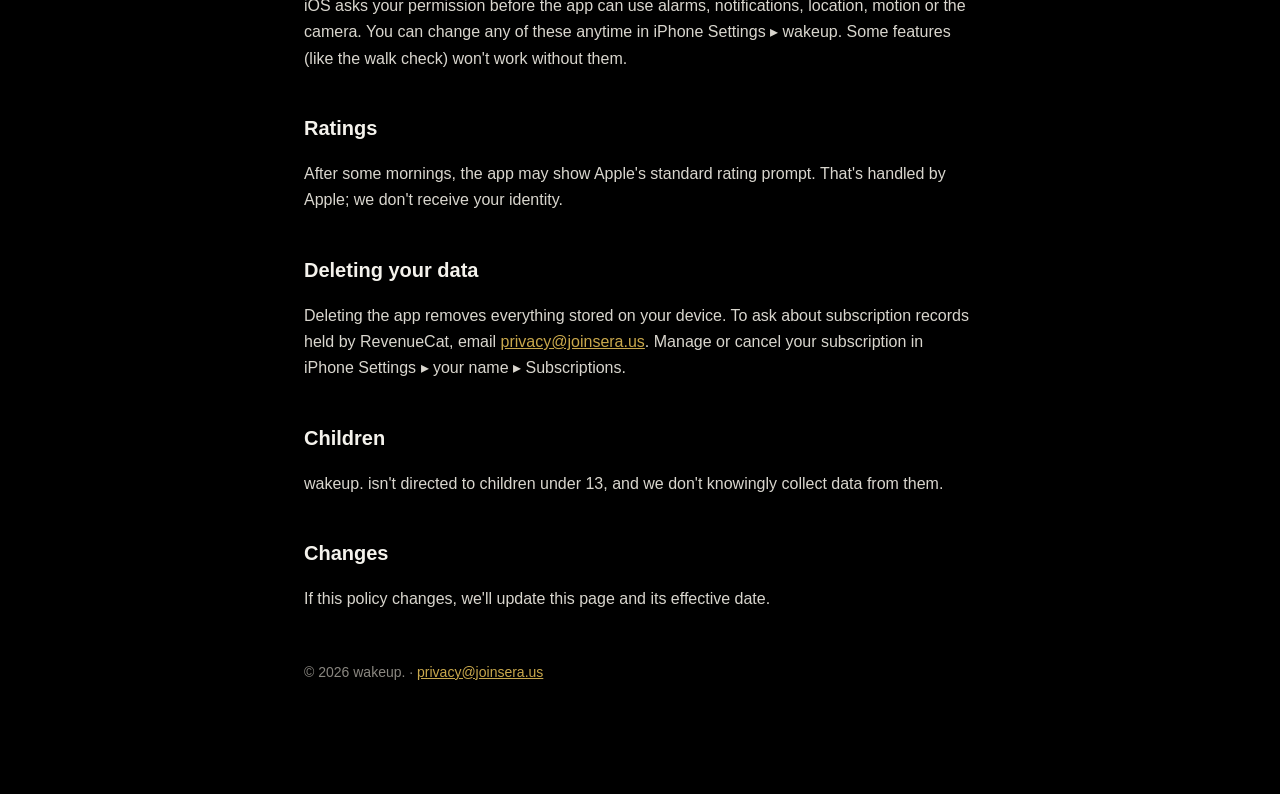
<file: wakeup/privacy/index.html>
<!doctype html>
<html lang="en">
<head>
<meta charset="utf-8">
<meta name="viewport" content="width=device-width, initial-scale=1">
<title>wakeup. — Privacy Policy</title>
<meta name="description" content="How the wakeup. alarm app handles your data.">
<style>
  :root { --bg:#000; --card:#141414; --bone:#F4F2EC; --ash:#8A8780; --gold:#C9A84C; }
  * { box-sizing: border-box; }
  body { margin:0; background:var(--bg); color:var(--bone); font:16px/1.65 -apple-system, BlinkMacSystemFont, "Inter", "Segoe UI", sans-serif; }
  main { max-width: 720px; margin: 0 auto; padding: 56px 24px 96px; }
  .mark { font-weight: 900; font-size: 22px; letter-spacing: -0.5px; }
  h1 { font-size: 40px; line-height: 1.1; margin: 32px 0 8px; letter-spacing: -1px; }
  h2 { font-size: 20px; margin: 40px 0 8px; }
  p, li { color: #D9D6CE; }
  .muted { color: var(--ash); font-size: 14px; }
  .card { background: var(--card); border-radius: 20px; padding: 20px 22px; margin-top: 24px; }
  a { color: var(--gold); }
  ul { padding-left: 20px; }
  table { width:100%; border-collapse: collapse; margin-top: 12px; font-size: 15px; }
  td, th { text-align:left; padding: 10px 8px; border-bottom: 1px solid #262624; vertical-align: top; }
  th { color: var(--ash); font-weight: 500; }
</style>
</head>
<body>
<main>
  <div class="mark">wakeup.</div>
  <h1>Privacy policy</h1>
  <p class="muted">Effective October 28, 2026 · Applies to the wakeup. iOS app</p>

  <div class="card">
    <strong>The short version:</strong> wakeup. has no accounts, no ads, and no tracking. Your alarm, streak, photos and
    location stay on your iPhone. The only outside service is our subscription provider (RevenueCat), which handles your
    subscription status. Apple processes all payments.
  </div>

  <h2>Who we are</h2>
  <p>wakeup. is built by Aayan Imran ("we", "us"). Questions about privacy:
    <a href="mailto:privacy@joinsera.us">privacy@joinsera.us</a>.</p>

  <h2>What the app uses, and where it goes</h2>
  <table>
    <tr><th>Data</th><th>Why</th><th>Where it stays</th></tr>
    <tr><td>Location</td><td>To measure the 100 m you walk after your alarm. Used only while the walk screen is open.</td><td>On your device. Not stored after the walk, never sent to us.</td></tr>
    <tr><td>Motion &amp; steps</td><td>To count steps during the walk.</td><td>On your device. Never sent to us.</td></tr>
    <tr><td>Camera / proof photos</td><td>You take one photo each morning as proof.</td><td>Saved in the app's private storage on your device. Never uploaded.</td></tr>
    <tr><td>Alarms &amp; notifications</td><td>To wake you up and re-ring until you finish the walk.</td><td>Scheduled locally by iOS on your device.</td></tr>
    <tr><td>Audio files you import</td><td>Optional "Morning Fuel" track you choose.</td><td>Copied into the app's storage on your device. Never uploaded.</td></tr>
    <tr><td>Your answers &amp; history</td><td>Quiz answers, alarm time, streak, goals, mood and intentions.</td><td>On your device only.</td></tr>
    <tr><td>Subscription status</td><td>To unlock premium features.</td><td>RevenueCat (see below) and Apple.</td></tr>
  </table>

  <h2>Purchases and RevenueCat</h2>
  <p>Subscriptions are bought through Apple. We never see your name, email or payment details. To check whether your
    subscription is active, the app uses <a href="https://www.revenuecat.com/privacy">RevenueCat</a>, which receives an
    anonymous app user ID, your purchase and transaction history, and basic device and app information (such as app version,
    OS version and IP address). RevenueCat processes this data on our behalf to provide subscription functionality.</p>

  <h2>What we don't do</h2>
  <ul>
    <li>No account or sign-up. We don't collect your name, email or phone number.</li>
    <li>No advertising, no ad SDKs, and no tracking across other apps or websites.</li>
    <li>No analytics SDKs, and no selling or sharing of personal data.</li>
  </ul>

  <h2>Permissions</h2>
  <p>iOS asks your permission before the app can use alarms, notifications, location, motion or the camera. You can change
    any of these anytime in iPhone Settings ▸ wakeup. Some features (like the walk check) won't work without them.</p>

  <h2>Ratings</h2>
  <p>After some mornings, the app may show Apple's standard rating prompt. That's handled by Apple; we don't receive your identity.</p>

  <h2>Deleting your data</h2>
  <p>Deleting the app removes everything stored on your device. To ask about subscription records held by RevenueCat, email
    <a href="mailto:privacy@joinsera.us">privacy@joinsera.us</a>. Manage or cancel your subscription in iPhone Settings ▸
    your name ▸ Subscriptions.</p>

  <h2>Children</h2>
  <p>wakeup. isn't directed to children under 13, and we don't knowingly collect data from them.</p>

  <h2>Changes</h2>
  <p>If this policy changes, we'll update this page and its effective date.</p>

  <p class="muted" style="margin-top:48px">© 2026 wakeup. · <a href="mailto:privacy@joinsera.us">privacy@joinsera.us</a></p>
</main>
</body>
</html>
</file>
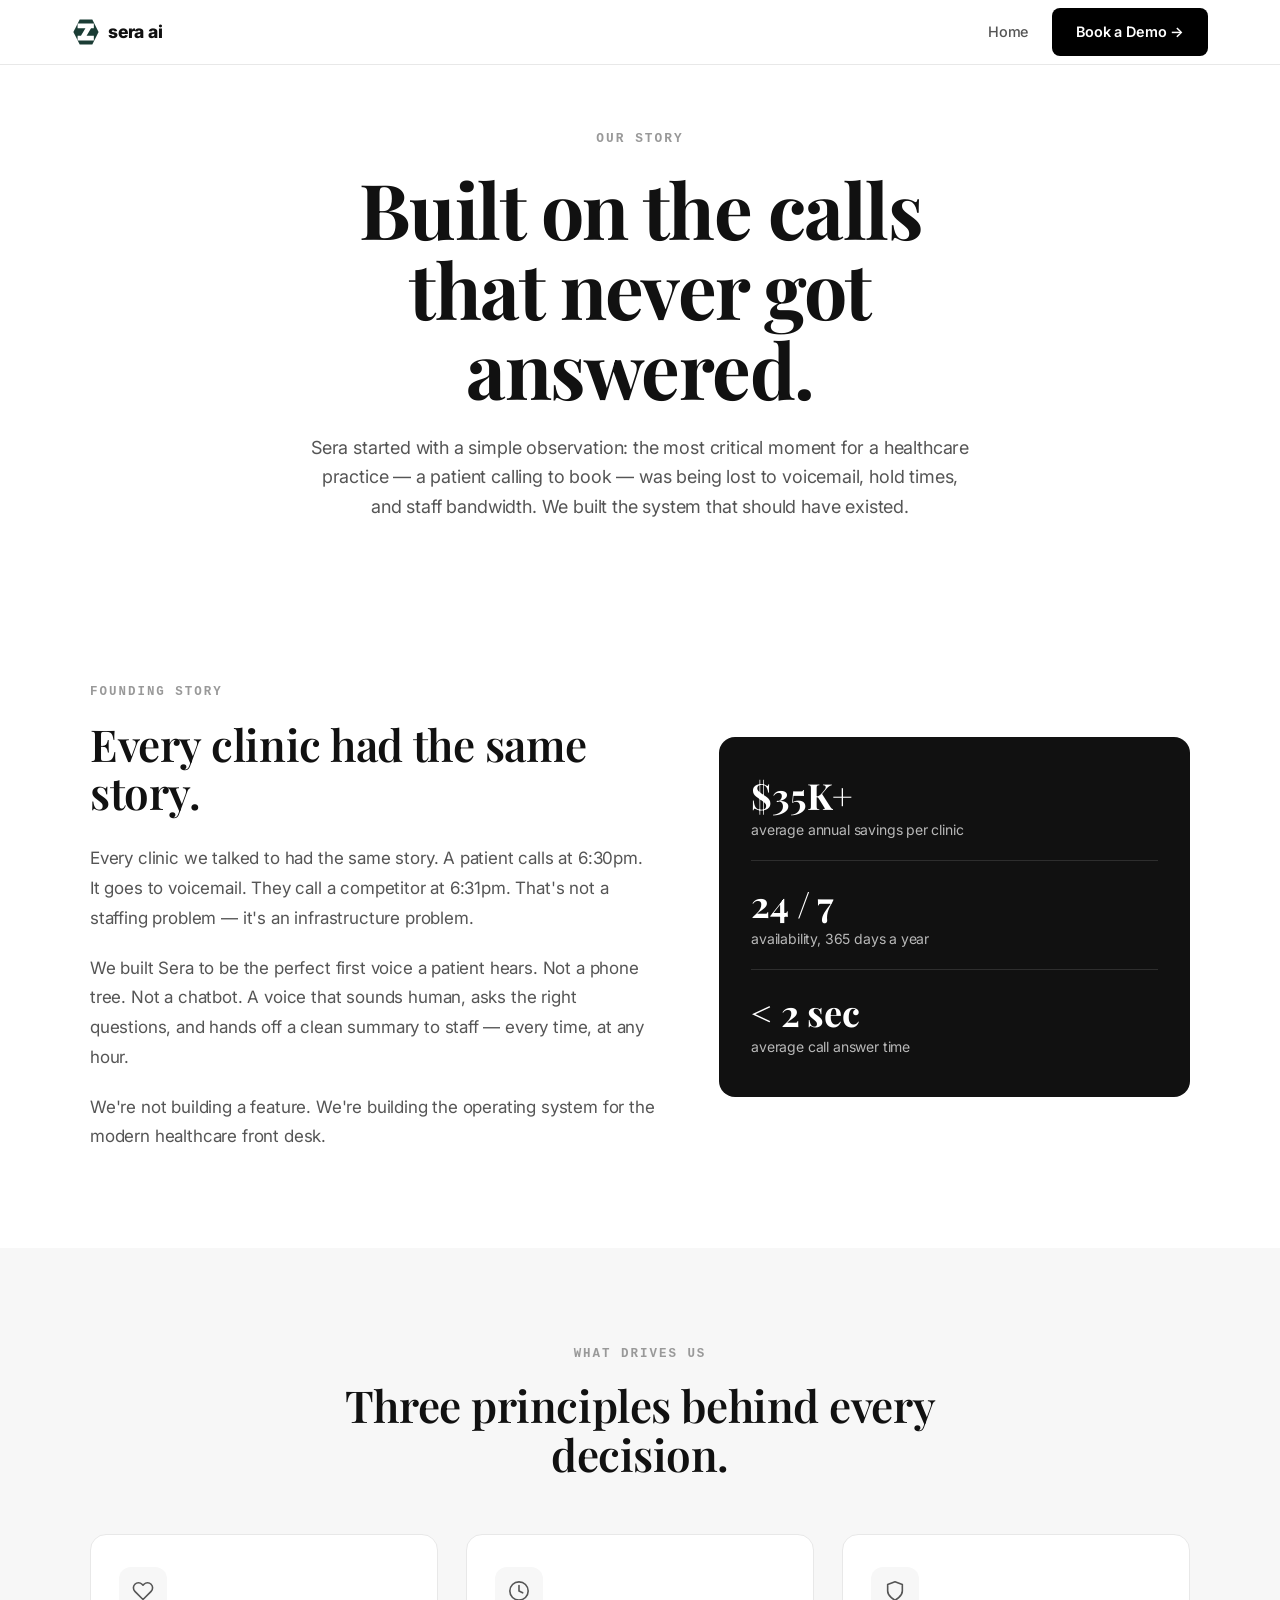
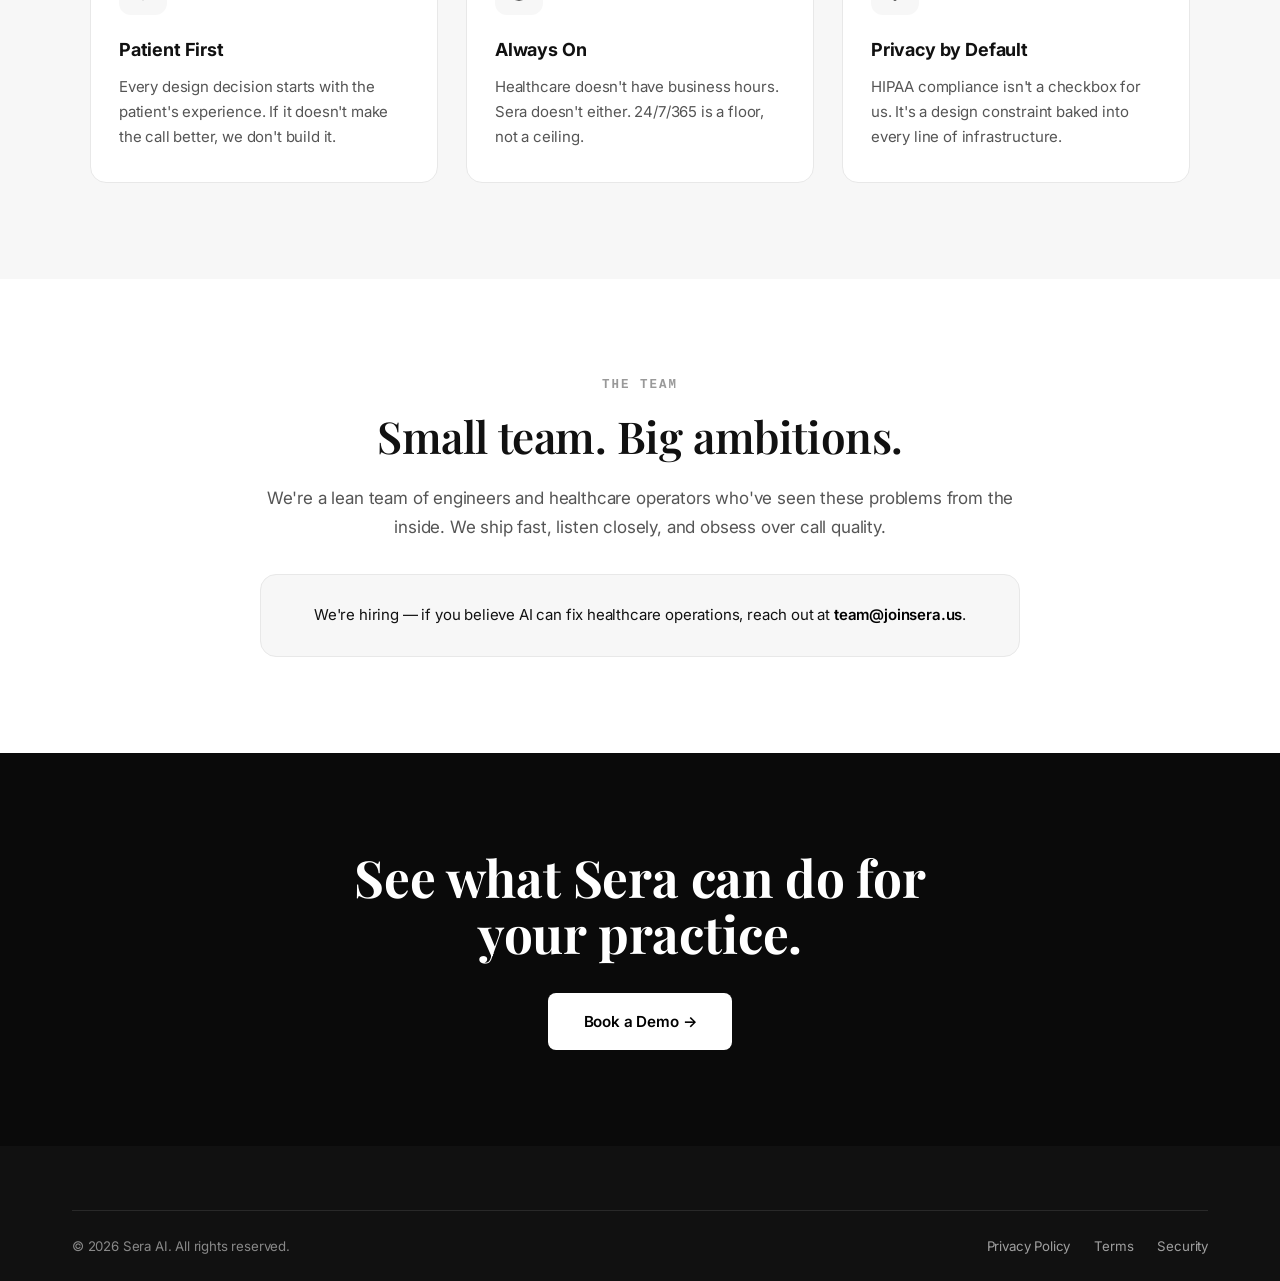
<file: about.html>
<!DOCTYPE html>
<html lang="en">
<head>
<meta charset="UTF-8">
<meta name="viewport" content="width=device-width, initial-scale=1.0">
<title>About — Sera AI | Built for the calls that never got answered</title>
<meta name="description" content="Sera was built on the calls that never got answered. We're an operating system for the modern healthcare front desk — answering every call, booking every appointment, 24/7.">
<meta property="og:title" content="About — Sera AI">
<meta property="og:description" content="Built on the calls that never got answered. The operating system for the modern healthcare front desk.">
<meta property="og:type" content="website">
<meta property="og:url" content="https://joinsera.us/about">
<link rel="icon" href="/favicon.svg" type="image/svg+xml">
<link rel="icon" href="/favicon.png" type="image/png">
<link rel="apple-touch-icon" href="/favicon.svg">
<link rel="canonical" href="https://joinsera.us/about">
<link rel="preconnect" href="https://fonts.googleapis.com">
<link rel="preconnect" href="https://fonts.gstatic.com" crossorigin>
<link href="https://fonts.googleapis.com/css2?family=Playfair+Display:ital,wght@0,400;1,400;1,600&family=Inter:wght@300;400;500;600&display=swap" rel="stylesheet">
<link rel="stylesheet" href="css/styles.css">
<style>
/* ── About hero ── */
.about-hero{background:var(--ivory);padding:8rem 2rem 5rem;text-align:center}
.about-hero .eyebrow{font-family:var(--font-mono);font-size:0.8rem;font-weight:600;letter-spacing:0.16em;color:var(--text-3,#999);text-transform:uppercase;margin-bottom:1.25rem}
.about-hero h1{font-family:var(--font-display);font-weight:700;font-size:clamp(3rem,6vw,5.5rem);line-height:1.04;letter-spacing:-0.02em;color:var(--charcoal);max-width:14ch;margin:0 auto 1.5rem}
.about-hero p{font-family:var(--font-body);font-size:1.125rem;line-height:1.65;color:var(--graphite);max-width:60ch;margin:0 auto}

/* ── Founding story ── */
.about-story{background:var(--ivory);padding:5rem 2rem 6rem}
.about-story__inner{max-width:1100px;margin:0 auto;display:grid;grid-template-columns:1.2fr 1fr;gap:4rem;align-items:center}
.about-story__text .eyebrow{font-family:var(--font-mono);font-size:0.78rem;font-weight:600;letter-spacing:0.16em;color:var(--text-3,#999);text-transform:uppercase;margin-bottom:1rem}
.about-story__text h2{font-family:var(--font-display);font-weight:600;font-size:clamp(2rem,3.6vw,2.75rem);line-height:1.1;letter-spacing:-0.01em;color:var(--charcoal);margin-bottom:1.75rem}
.about-story__text p{font-family:var(--font-body);font-size:1.0625rem;line-height:1.75;color:var(--graphite);margin-bottom:1.25rem}
.about-story__text p:last-child{margin-bottom:0}
.about-story__metric{background:#111;color:#fff;border-radius:16px;padding:2.5rem 2rem;display:flex;flex-direction:column;gap:1.5rem}
.about-story__metric-row{padding-bottom:1.25rem;border-bottom:1px solid rgba(255,255,255,0.12)}
.about-story__metric-row:last-child{border-bottom:none;padding-bottom:0}
.about-story__metric-value{font-family:var(--font-display);font-weight:700;font-size:2.25rem;line-height:1;color:#fff;margin-bottom:0.4rem}
.about-story__metric-label{font-family:var(--font-body);font-size:0.875rem;line-height:1.5;color:rgba(255,255,255,0.7)}

/* ── Values ── */
.about-values{background:var(--paper);padding:6rem 2rem}
.about-values__head{max-width:760px;margin:0 auto 3.5rem;text-align:center}
.about-values__head .eyebrow{font-family:var(--font-mono);font-size:0.78rem;font-weight:600;letter-spacing:0.16em;color:var(--text-3,#999);text-transform:uppercase;margin-bottom:1rem}
.about-values__head h2{font-family:var(--font-display);font-weight:600;font-size:clamp(2rem,3.6vw,2.75rem);line-height:1.1;letter-spacing:-0.01em;color:var(--charcoal)}
.about-values__grid{max-width:1100px;margin:0 auto;display:grid;grid-template-columns:repeat(3,1fr);gap:1.75rem}
.about-value-card{background:var(--ivory);border:1px solid var(--rule);border-radius:16px;padding:2rem 1.75rem}
.about-value-card__icon{width:48px;height:48px;display:flex;align-items:center;justify-content:center;background:#F7F7F7;color:#555;border-radius:12px;margin-bottom:1.25rem}
.about-value-card h3{font-family:var(--font-body);font-weight:700;font-size:1.125rem;color:var(--charcoal);margin-bottom:0.6rem}
.about-value-card p{font-family:var(--font-body);font-size:0.9375rem;line-height:1.65;color:var(--graphite)}

/* ── Team ── */
.about-team{background:var(--ivory);padding:6rem 2rem}
.about-team__inner{max-width:760px;margin:0 auto;text-align:center}
.about-team .eyebrow{font-family:var(--font-mono);font-size:0.78rem;font-weight:600;letter-spacing:0.16em;color:var(--text-3,#999);text-transform:uppercase;margin-bottom:1rem}
.about-team h2{font-family:var(--font-display);font-weight:600;font-size:clamp(2rem,3.6vw,2.75rem);line-height:1.1;letter-spacing:-0.01em;color:var(--charcoal);margin-bottom:1.5rem}
.about-team p{font-family:var(--font-body);font-size:1.0625rem;line-height:1.7;color:var(--graphite);margin-bottom:2rem}
.about-team__hire{background:var(--paper);border:1px solid var(--rule);border-radius:16px;padding:1.75rem 2rem;font-family:var(--font-body);font-size:0.9375rem;color:var(--charcoal);line-height:1.65}
.about-team__hire a{color:#000;font-weight:600;text-decoration:none}
.about-team__hire a:hover{text-decoration:underline}

/* ── Closing CTA ── */
.about-cta{background:#0a0a0a;color:#fff;padding:6rem 2rem;text-align:center}
.about-cta h2{font-family:var(--font-display);font-weight:700;font-size:clamp(2.25rem,4vw,3.25rem);line-height:1.1;color:#fff;max-width:18ch;margin:0 auto 2rem}
.about-cta__btn{display:inline-flex;align-items:center;gap:0.5rem;background:#fff;color:#000;padding:0.95rem 2.25rem;border-radius:8px;font-family:var(--font-body);font-weight:600;font-size:0.95rem;text-decoration:none;transition:transform var(--duration-fast) var(--ease-out-quart),background var(--duration-fast) var(--ease-out-quart)}
.about-cta__btn:hover{background:rgba(255,255,255,0.92);transform:translateY(-1px)}

@media (max-width:768px){
  .about-story__inner{grid-template-columns:1fr;gap:2.5rem}
  .about-values__grid{grid-template-columns:1fr;gap:1rem}
}

/* Footer (matches privacy.html) */
.footer{background:var(--charcoal);color:#fff;padding:4rem 0 0}
.footer__container{max-width:1200px;margin:0 auto;padding:0 2rem}
</style>
<meta property="og:image" content="https://joinsera.us/assets/images/og-image.png">
<meta name="twitter:card" content="summary_large_image">
<meta name="twitter:image" content="https://joinsera.us/assets/images/og-image.png">
</head>
<body>
<nav class="nav" id="nav">
  <div class="nav__inner">
    <a href="index.html" class="nav__logo">
      <svg width="28" height="28" viewBox="0 0 100 100" fill="none"><path d="M27.5,5 L72.5,5 L95,50 L72.5,95 L27.5,95 L5,50 Z" fill="#1a3c34"/><path d="M20,20 L78,20 L78,37 L68,37 L52,63 L78,63 L78,80 L20,80 L20,63 L32,63 L48,37 L20,37 Z" fill="white"/></svg>
      <span style="font-weight:800;font-size:1.1rem;color:#111">sera <span style="color:#111">ai</span></span>
    </a>
    <div class="nav__right">
      <a href="index.html" class="nav__login">Home</a>
      <a href="https://calendly.com/sera-ai/demo" target="_blank" rel="noopener" class="nav__cta">Book a Demo &rarr;</a>
    </div>
  </div>
</nav>

<section class="about-hero">
  <p class="eyebrow">OUR STORY</p>
  <h1>Built on the calls that never got answered.</h1>
  <p>Sera started with a simple observation: the most critical moment for a healthcare practice &mdash; a patient calling to book &mdash; was being lost to voicemail, hold times, and staff bandwidth. We built the system that should have existed.</p>
</section>

<section class="about-story">
  <div class="about-story__inner">
    <div class="about-story__text">
      <p class="eyebrow">FOUNDING STORY</p>
      <h2>Every clinic had the same story.</h2>
      <p>Every clinic we talked to had the same story. A patient calls at 6:30pm. It goes to voicemail. They call a competitor at 6:31pm. That's not a staffing problem &mdash; it's an infrastructure problem.</p>
      <p>We built Sera to be the perfect first voice a patient hears. Not a phone tree. Not a chatbot. A voice that sounds human, asks the right questions, and hands off a clean summary to staff &mdash; every time, at any hour.</p>
      <p>We're not building a feature. We're building the operating system for the modern healthcare front desk.</p>
    </div>
    <div class="about-story__metric">
      <div class="about-story__metric-row">
        <div class="about-story__metric-value">$35K+</div>
        <div class="about-story__metric-label">average annual savings per clinic</div>
      </div>
      <div class="about-story__metric-row">
        <div class="about-story__metric-value">24 / 7</div>
        <div class="about-story__metric-label">availability, 365 days a year</div>
      </div>
      <div class="about-story__metric-row">
        <div class="about-story__metric-value">&lt; 2 sec</div>
        <div class="about-story__metric-label">average call answer time</div>
      </div>
    </div>
  </div>
</section>

<section class="about-values">
  <div class="about-values__head">
    <p class="eyebrow">WHAT DRIVES US</p>
    <h2>Three principles behind every decision.</h2>
  </div>
  <div class="about-values__grid">
    <div class="about-value-card">
      <div class="about-value-card__icon">
        <svg width="22" height="22" viewBox="0 0 24 24" fill="none" stroke="currentColor" stroke-width="1.75" stroke-linecap="round" stroke-linejoin="round"><path d="M20.84 4.61a5.5 5.5 0 00-7.78 0L12 5.67l-1.06-1.06a5.5 5.5 0 00-7.78 7.78l1.06 1.06L12 21.23l7.78-7.78 1.06-1.06a5.5 5.5 0 000-7.78z"/></svg>
      </div>
      <h3>Patient First</h3>
      <p>Every design decision starts with the patient's experience. If it doesn't make the call better, we don't build it.</p>
    </div>
    <div class="about-value-card">
      <div class="about-value-card__icon">
        <svg width="22" height="22" viewBox="0 0 24 24" fill="none" stroke="currentColor" stroke-width="1.75" stroke-linecap="round" stroke-linejoin="round"><circle cx="12" cy="12" r="10"/><polyline points="12 6 12 12 16 14"/></svg>
      </div>
      <h3>Always On</h3>
      <p>Healthcare doesn't have business hours. Sera doesn't either. 24/7/365 is a floor, not a ceiling.</p>
    </div>
    <div class="about-value-card">
      <div class="about-value-card__icon">
        <svg width="22" height="22" viewBox="0 0 24 24" fill="none" stroke="currentColor" stroke-width="1.75" stroke-linecap="round" stroke-linejoin="round"><path d="M12 22s8-4 8-10V5l-8-3-8 3v7c0 6 8 10 8 10z"/></svg>
      </div>
      <h3>Privacy by Default</h3>
      <p>HIPAA compliance isn't a checkbox for us. It's a design constraint baked into every line of infrastructure.</p>
    </div>
  </div>
</section>

<section class="about-team">
  <div class="about-team__inner">
    <p class="eyebrow">THE TEAM</p>
    <h2>Small team. Big ambitions.</h2>
    <p>We're a lean team of engineers and healthcare operators who've seen these problems from the inside. We ship fast, listen closely, and obsess over call quality.</p>
    <div class="about-team__hire">
      We're hiring &mdash; if you believe AI can fix healthcare operations, reach out at <a href="mailto:team@joinsera.us">team@joinsera.us</a>.
    </div>
  </div>
</section>

<section class="about-cta">
  <h2>See what Sera can do for your practice.</h2>
  <a href="https://calendly.com/sera-ai/demo" target="_blank" rel="noopener" class="about-cta__btn">Book a Demo &rarr;</a>
</section>

<footer class="footer">
  <div class="footer__container">
    <div style="display:flex;justify-content:space-between;align-items:center;padding:24px 0;border-top:1px solid rgba(255,255,255,0.1);flex-wrap:wrap;gap:12px">
      <p style="color:rgba(255,255,255,0.5);font-size:0.83rem">&copy; 2026 Sera AI. All rights reserved.</p>
      <div style="display:flex;gap:24px;font-size:0.83rem">
        <a href="privacy.html" style="color:rgba(255,255,255,0.6)">Privacy Policy</a>
        <a href="terms.html" style="color:rgba(255,255,255,0.6)">Terms</a>
        <a href="security.html" style="color:rgba(255,255,255,0.6)">Security</a>
      </div>
    </div>
  </div>
</footer>
<script>
const nav=document.getElementById('nav');
window.addEventListener('scroll',()=>{nav.classList.toggle('scrolled',window.scrollY>20)});
</script>
</body>
</html>
</file>
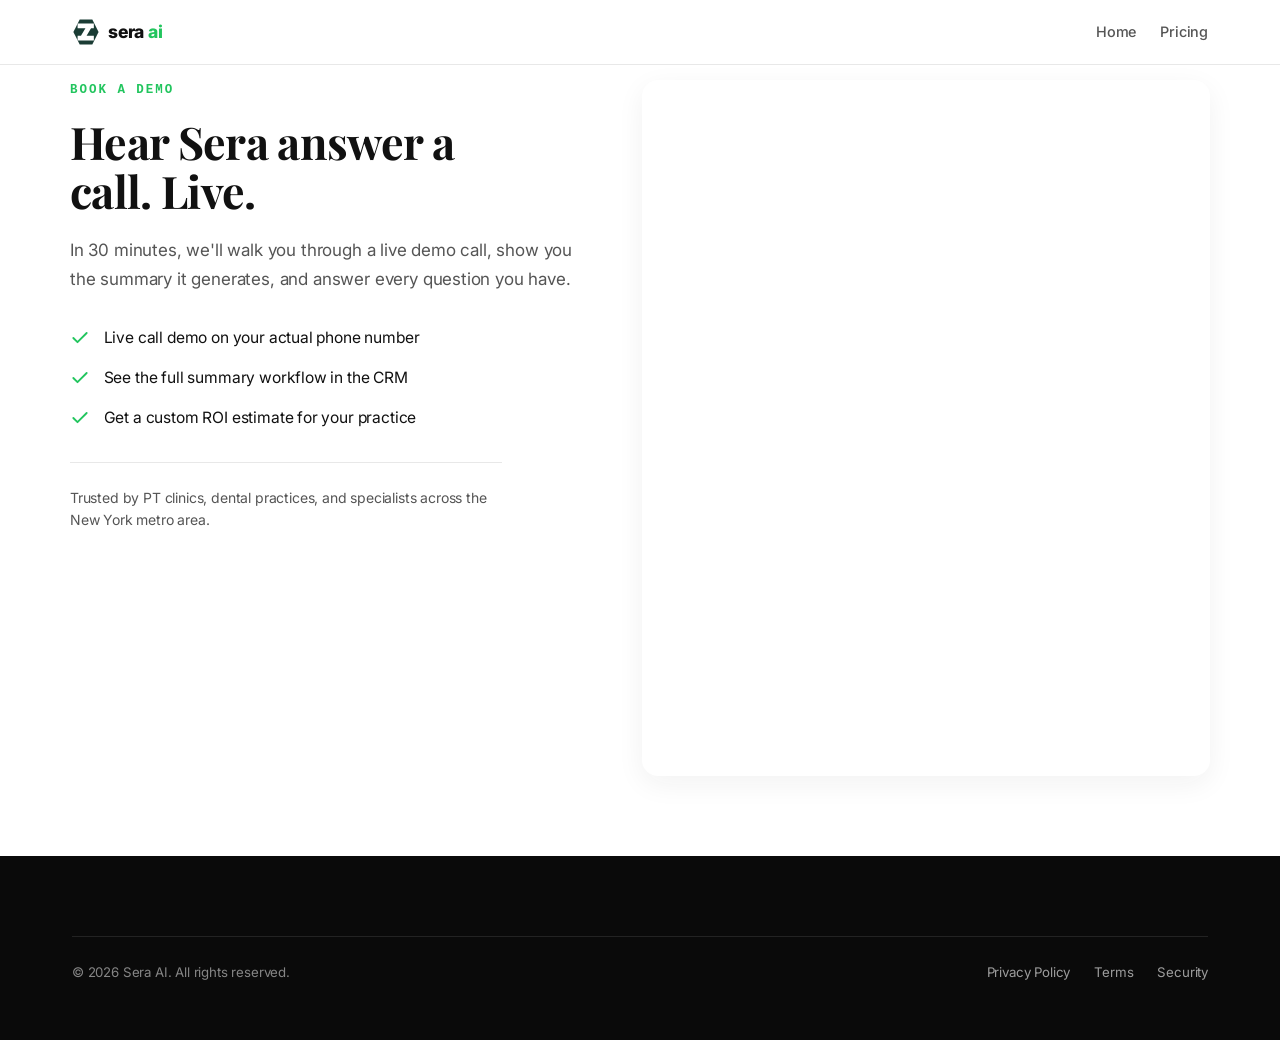
<file: demo.html>
<!DOCTYPE html>
<html lang="en">
<head>
<meta charset="UTF-8">
<meta name="viewport" content="width=device-width, initial-scale=1.0">
<title>Book a Demo — Sera AI | Hear Sera answer a call live</title>
<meta name="description" content="Book a 30-minute demo. Hear Sera answer a live call on your number, see the summary workflow, and get a custom ROI estimate for your practice.">
<meta property="og:title" content="Book a Demo — Sera AI">
<meta property="og:description" content="Hear Sera answer a call. Live. 30 minutes. See the full summary workflow and get a custom ROI estimate.">
<meta property="og:type" content="website">
<meta property="og:url" content="https://joinsera.us/demo">
<link rel="icon" href="/favicon.svg" type="image/svg+xml">
<link rel="icon" href="/favicon.png" type="image/png">
<link rel="apple-touch-icon" href="/favicon.svg">
<link rel="canonical" href="https://joinsera.us/demo">
<link rel="preconnect" href="https://fonts.googleapis.com">
<link rel="preconnect" href="https://fonts.gstatic.com" crossorigin>
<link href="https://fonts.googleapis.com/css2?family=Playfair+Display:ital,wght@0,400;1,400;1,600&family=Inter:wght@300;400;500;600&display=swap" rel="stylesheet">
<link rel="stylesheet" href="css/styles.css">
<style>
.demo-page{background:var(--ivory);min-height:calc(100vh - 64px);padding:5rem 2rem 5rem}
.demo-inner{max-width:1140px;margin:0 auto;display:grid;grid-template-columns:1fr 1.1fr;gap:3.5rem;align-items:start}

.demo-copy .eyebrow{font-family:var(--font-mono);font-size:0.78rem;font-weight:600;letter-spacing:0.16em;color:var(--healthcare-green);text-transform:uppercase;margin-bottom:1rem}
.demo-copy h1{font-family:var(--font-display);font-weight:700;font-size:clamp(2.25rem,4vw,2.8rem);line-height:1.1;letter-spacing:-0.015em;color:var(--charcoal);margin-bottom:1.25rem;max-width:14ch}
.demo-copy .sub{font-family:var(--font-body);font-size:1.0625rem;line-height:1.7;color:var(--graphite);margin-bottom:2rem;max-width:50ch}

.demo-points{list-style:none;padding:0;margin:0 0 2rem;display:flex;flex-direction:column;gap:1rem}
.demo-points li{display:flex;gap:0.85rem;align-items:flex-start;font-family:var(--font-body);font-size:0.975rem;line-height:1.55;color:var(--charcoal)}
.demo-points svg{flex-shrink:0;color:var(--healthcare-green);margin-top:2px}

.demo-social{font-family:var(--font-body);font-size:0.875rem;color:var(--graphite);line-height:1.6;border-top:1px solid var(--rule);padding-top:1.5rem;max-width:48ch}

.demo-embed-wrap{background:#fff;border-radius:16px;box-shadow:0 8px 28px rgba(26,26,26,0.06);padding:8px}
.calendly-inline-widget{min-width:320px;height:680px;border-radius:12px;overflow:hidden}

@media (max-width:900px){
  .demo-inner{grid-template-columns:1fr;gap:2.5rem}
  .demo-copy h1{max-width:none}
  .demo-page{padding:3rem 1.25rem 4rem}
  .calendly-inline-widget{height:720px}
}
</style>
<meta property="og:image" content="https://joinsera.us/assets/images/og-image.png">
<meta name="twitter:card" content="summary_large_image">
<meta name="twitter:image" content="https://joinsera.us/assets/images/og-image.png">
</head>
<body>
<nav class="nav" id="nav">
  <div class="nav__inner">
    <a href="index.html" class="nav__logo">
      <svg width="28" height="28" viewBox="0 0 100 100" fill="none"><path d="M27.5,5 L72.5,5 L95,50 L72.5,95 L27.5,95 L5,50 Z" fill="#1a3c34"/><path d="M20,20 L78,20 L78,37 L68,37 L52,63 L78,63 L78,80 L20,80 L20,63 L32,63 L48,37 L20,37 Z" fill="white"/></svg>
      <span style="font-weight:800;font-size:1.1rem;color:var(--text-primary)">sera <span style="color:var(--green)">ai</span></span>
    </a>
    <div class="nav__right">
      <a href="index.html" class="nav__login">Home</a>
      <a href="pricing.html" class="nav__login">Pricing</a>
    </div>
  </div>
</nav>

<section class="demo-page">
  <div class="demo-inner">
    <div class="demo-copy">
      <p class="eyebrow">BOOK A DEMO</p>
      <h1>Hear Sera answer a call. Live.</h1>
      <p class="sub">In 30 minutes, we'll walk you through a live demo call, show you the summary it generates, and answer every question you have.</p>
      <ul class="demo-points">
        <li>
          <svg width="20" height="20" viewBox="0 0 24 24" fill="none" stroke="currentColor" stroke-width="2.25" stroke-linecap="round" stroke-linejoin="round"><polyline points="20 6 9 17 4 12"/></svg>
          Live call demo on your actual phone number
        </li>
        <li>
          <svg width="20" height="20" viewBox="0 0 24 24" fill="none" stroke="currentColor" stroke-width="2.25" stroke-linecap="round" stroke-linejoin="round"><polyline points="20 6 9 17 4 12"/></svg>
          See the full summary workflow in the CRM
        </li>
        <li>
          <svg width="20" height="20" viewBox="0 0 24 24" fill="none" stroke="currentColor" stroke-width="2.25" stroke-linecap="round" stroke-linejoin="round"><polyline points="20 6 9 17 4 12"/></svg>
          Get a custom ROI estimate for your practice
        </li>
      </ul>
      <p class="demo-social">Trusted by PT clinics, dental practices, and specialists across the New York metro area.</p>
    </div>

    <div class="demo-embed-wrap">
      <div class="calendly-inline-widget" data-url="https://calendly.com/sera-ai/demo?hide_gdpr_banner=1"></div>
      <script type="text/javascript" src="https://assets.calendly.com/assets/external/widget.js" async></script>
    </div>
  </div>
</section>

<footer class="footer">
  <div style="max-width:1200px;margin:0 auto;padding:0 2rem">
    <div style="display:flex;justify-content:space-between;align-items:center;padding:24px 0;border-top:1px solid rgba(255,255,255,0.1);flex-wrap:wrap;gap:12px">
      <p style="color:rgba(255,255,255,0.5);font-size:0.83rem">&copy; 2026 Sera AI. All rights reserved.</p>
      <div style="display:flex;gap:24px;font-size:0.83rem">
        <a href="privacy.html" style="color:rgba(255,255,255,0.6)">Privacy Policy</a>
        <a href="terms.html" style="color:rgba(255,255,255,0.6)">Terms</a>
        <a href="security.html" style="color:rgba(255,255,255,0.6)">Security</a>
      </div>
    </div>
  </div>
</footer>
<script>
const nav=document.getElementById('nav');
window.addEventListener('scroll',()=>{nav.classList.toggle('scrolled',window.scrollY>20)});
</script>
</body>
</html>
</file>
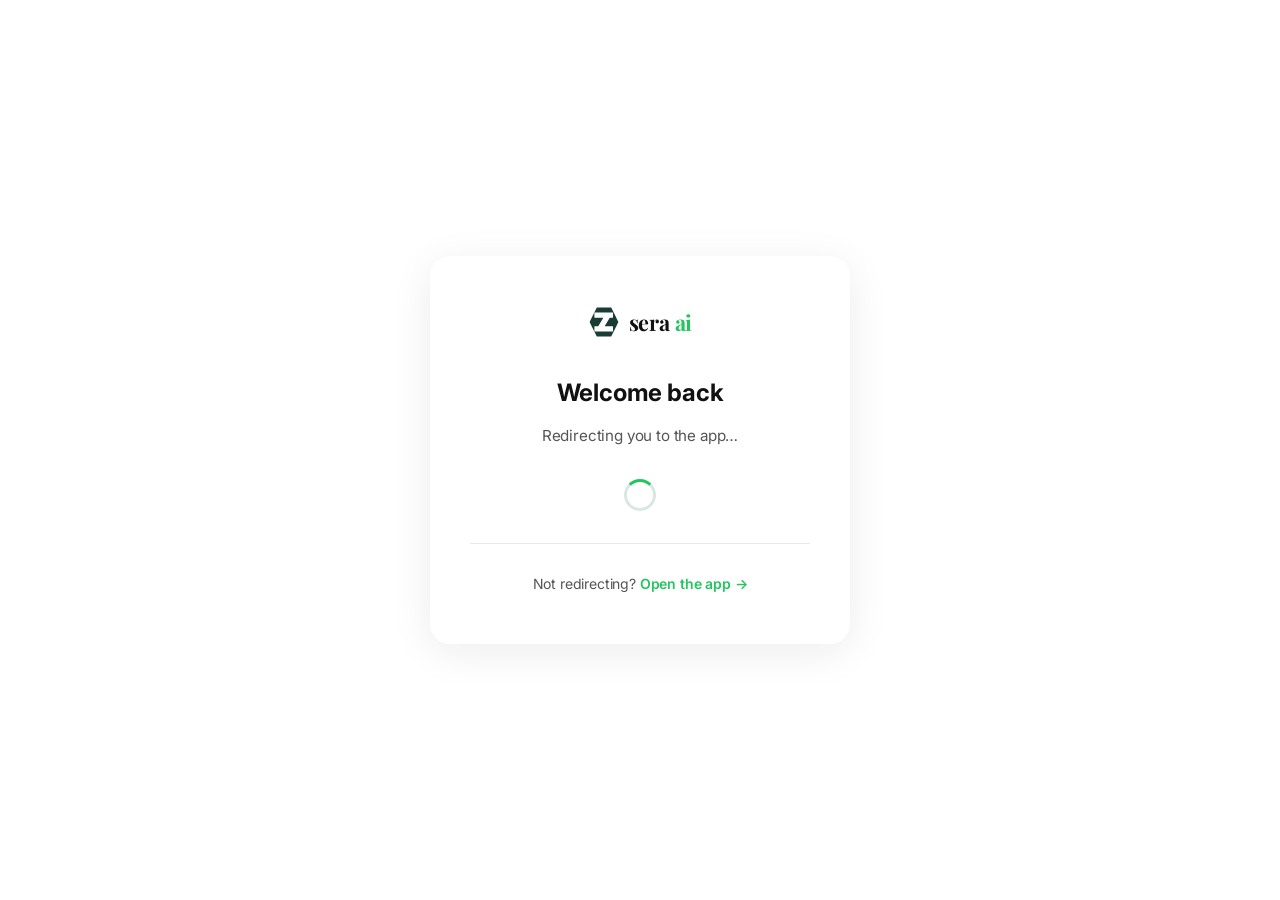
<file: login.html>
<!DOCTYPE html>
<html lang="en">
<head>
<meta charset="UTF-8">
<meta name="viewport" content="width=device-width, initial-scale=1.0">
<title>Login — Sera AI</title>
<meta name="description" content="Sign in to your Sera AI account.">
<meta name="robots" content="noindex, nofollow">
<link rel="icon" href="/favicon.svg" type="image/svg+xml">
<link rel="icon" href="/favicon.png" type="image/png">
<link rel="apple-touch-icon" href="/favicon.svg">
<link rel="preconnect" href="https://fonts.googleapis.com">
<link rel="preconnect" href="https://fonts.gstatic.com" crossorigin>
<link href="https://fonts.googleapis.com/css2?family=Playfair+Display:ital,wght@0,400;1,400;1,600&family=Inter:wght@300;400;500;600&display=swap" rel="stylesheet">
<link rel="stylesheet" href="css/styles.css">
<style>
.login-page{
  min-height:100vh;
  background:var(--ivory);
  display:flex;
  align-items:center;
  justify-content:center;
  padding:2rem 1rem;
}
.login-card{
  background:#fff;
  border-radius:20px;
  padding:3rem 2.5rem;
  max-width:420px;
  width:100%;
  box-shadow:0 8px 40px rgba(26,26,26,0.08);
  text-align:center;
}
.login-card__brand{
  display:inline-flex;
  align-items:center;
  gap:0.55rem;
  margin-bottom:2rem;
  text-decoration:none;
}
.login-card__brand-mark{flex-shrink:0}
.login-card__brand-text{
  font-family:var(--font-display);
  font-weight:700;
  font-size:1.35rem;
  color:var(--charcoal);
  letter-spacing:-0.01em;
}
.login-card__brand-text span{color:var(--healthcare-green)}

.login-card h1{
  font-family:var(--font-body);
  font-weight:700;
  font-size:1.5rem;
  color:var(--charcoal);
  margin-bottom:0.65rem;
}
.login-card .sub{
  font-family:var(--font-body);
  font-size:0.95rem;
  color:var(--graphite);
  margin-bottom:2rem;
  line-height:1.55;
}
.login-spinner{
  width:32px;
  height:32px;
  margin:0 auto 2rem;
  border:3px solid rgba(45,125,95,0.18);
  border-top-color:var(--healthcare-green);
  border-radius:50%;
  animation:loginSpin 0.9s linear infinite;
}
@keyframes loginSpin{to{transform:rotate(360deg)}}
@media (prefers-reduced-motion: reduce){
  .login-spinner{animation:none;border-top-color:rgba(45,125,95,0.4)}
}

.login-divider{
  height:1px;
  background:var(--rule);
  margin:1.75rem 0;
}
.login-card__manual{
  font-family:var(--font-body);
  font-size:0.875rem;
  color:var(--graphite);
}
.login-card__manual a{
  color:var(--healthcare-green);
  font-weight:600;
  text-decoration:none;
}
.login-card__manual a:hover{text-decoration:underline}
</style>
<meta property="og:image" content="https://joinsera.us/assets/images/og-image.png">
<meta name="twitter:card" content="summary_large_image">
<meta name="twitter:image" content="https://joinsera.us/assets/images/og-image.png">
</head>
<body>
<main class="login-page">
  <div class="login-card">
    <a href="index.html" class="login-card__brand" aria-label="Sera AI home">
      <svg class="login-card__brand-mark" width="32" height="32" viewBox="0 0 100 100" fill="none">
        <path d="M27.5,5 L72.5,5 L95,50 L72.5,95 L27.5,95 L5,50 Z" fill="#1a3c34"/>
        <path d="M20,20 L78,20 L78,37 L68,37 L52,63 L78,63 L78,80 L20,80 L20,63 L32,63 L48,37 L20,37 Z" fill="white"/>
      </svg>
      <span class="login-card__brand-text">sera <span>ai</span></span>
    </a>

    <h1>Welcome back</h1>
    <p class="sub">Redirecting you to the app&hellip;</p>
    <div class="login-spinner" role="status" aria-label="Loading"></div>

    <div class="login-divider"></div>
    <p class="login-card__manual">
      Not redirecting? <a href="https://app.joinsera.us">Open the app &rarr;</a>
    </p>
  </div>
</main>

<script>
  setTimeout(function() {
    window.location.href = 'https://app.joinsera.us';
  }, 2200);
</script>
</body>
</html>
</file>
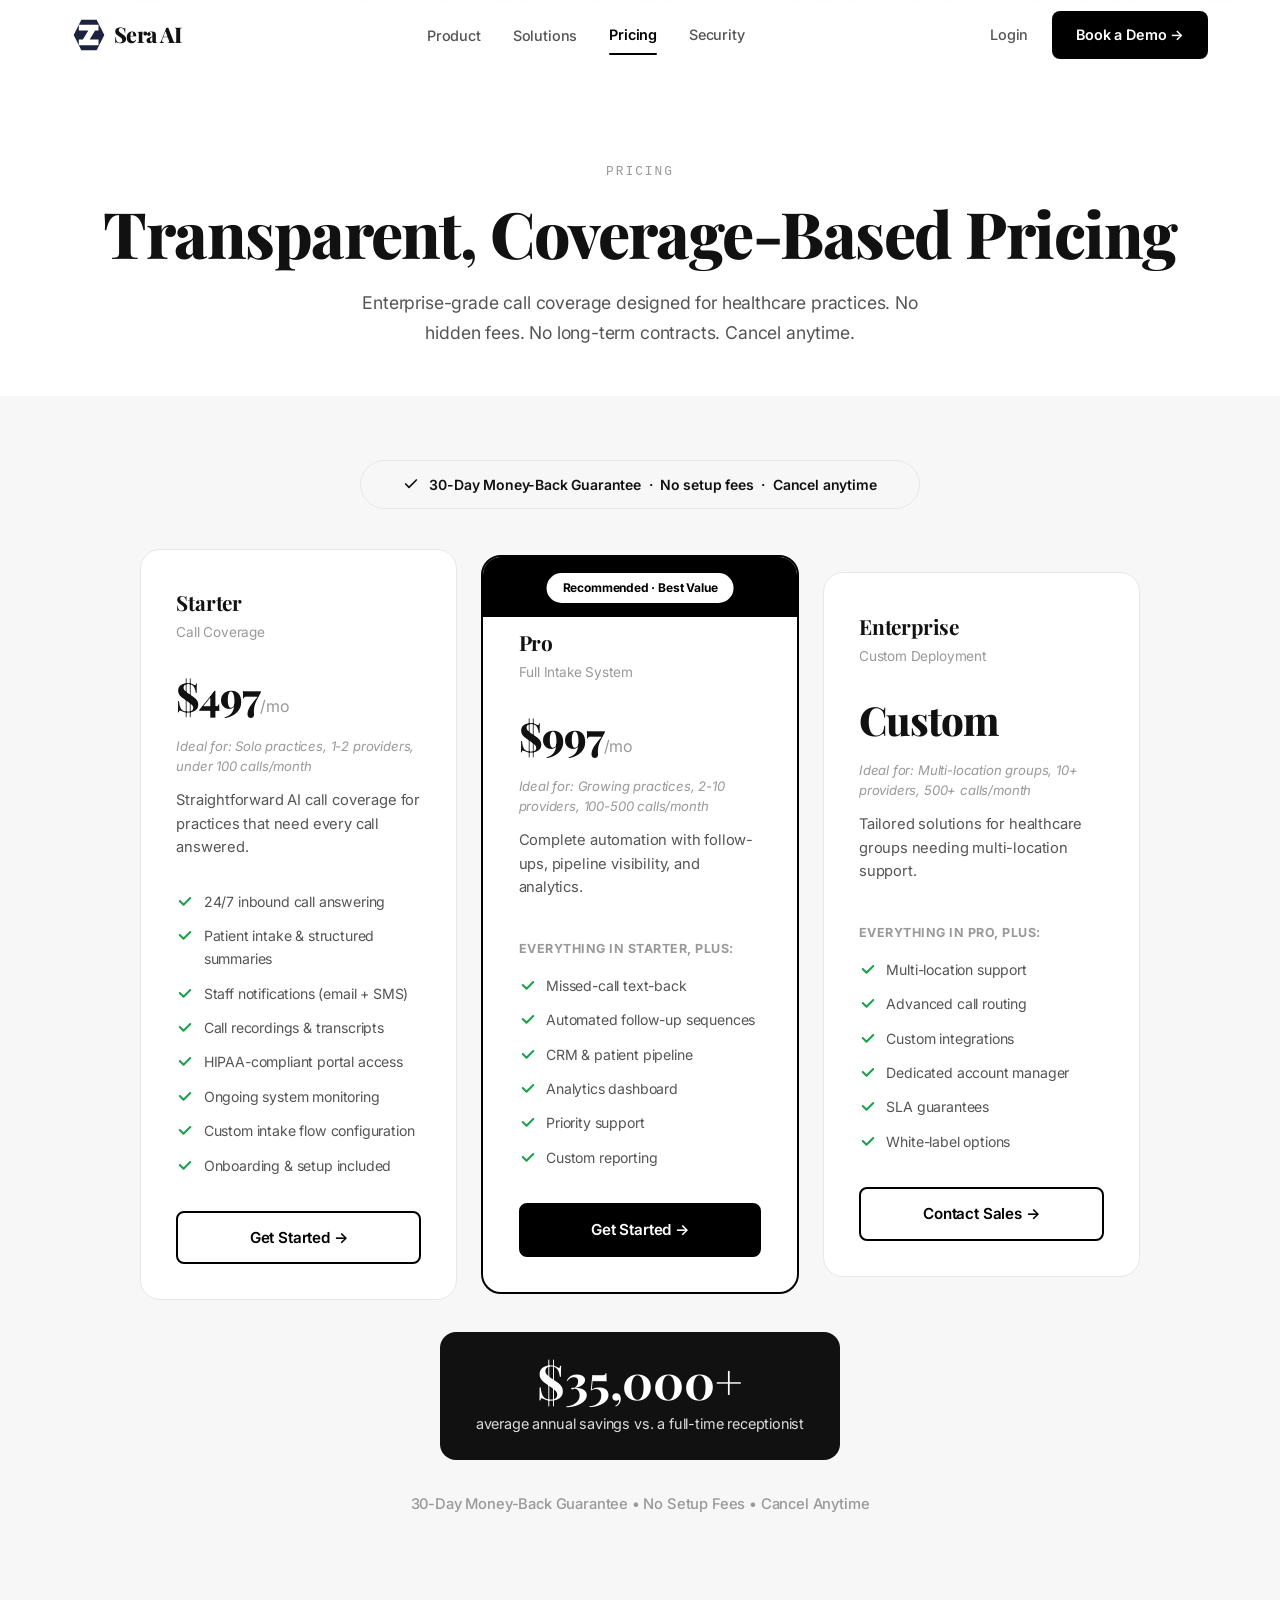
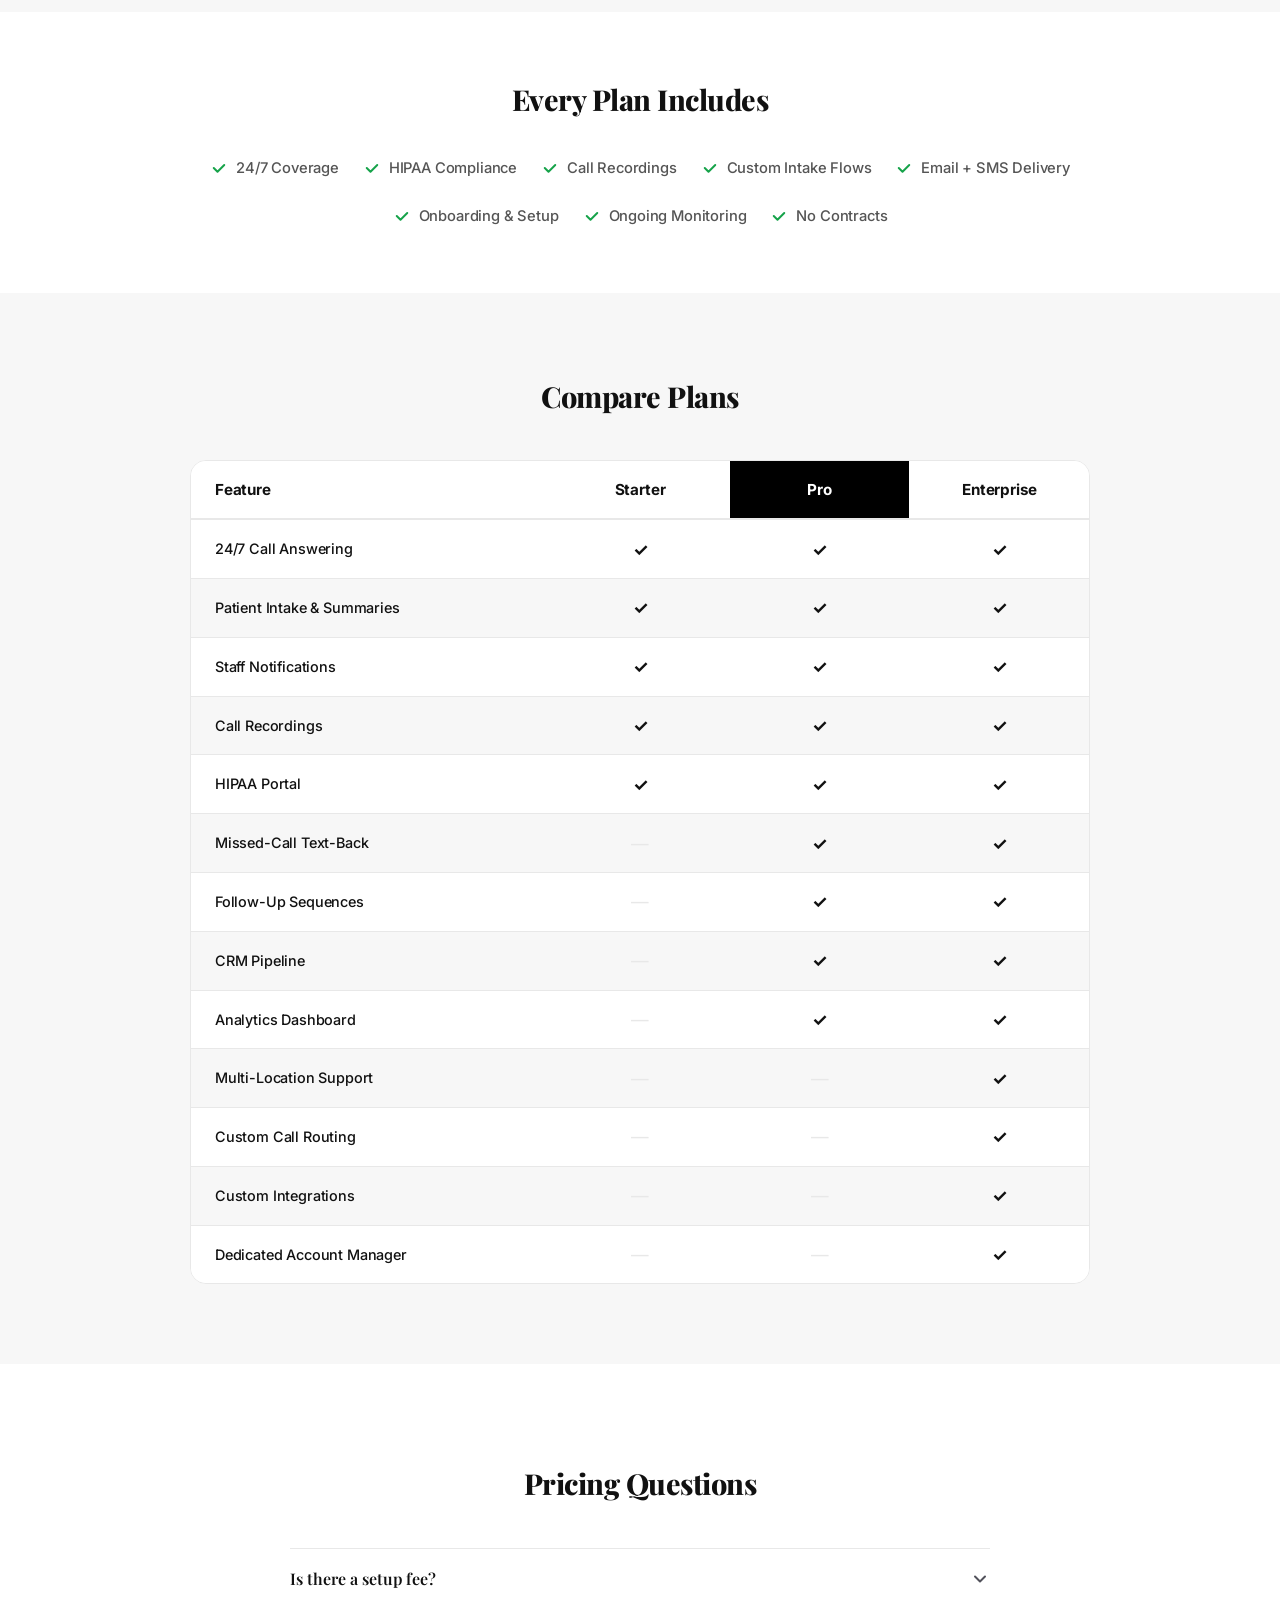
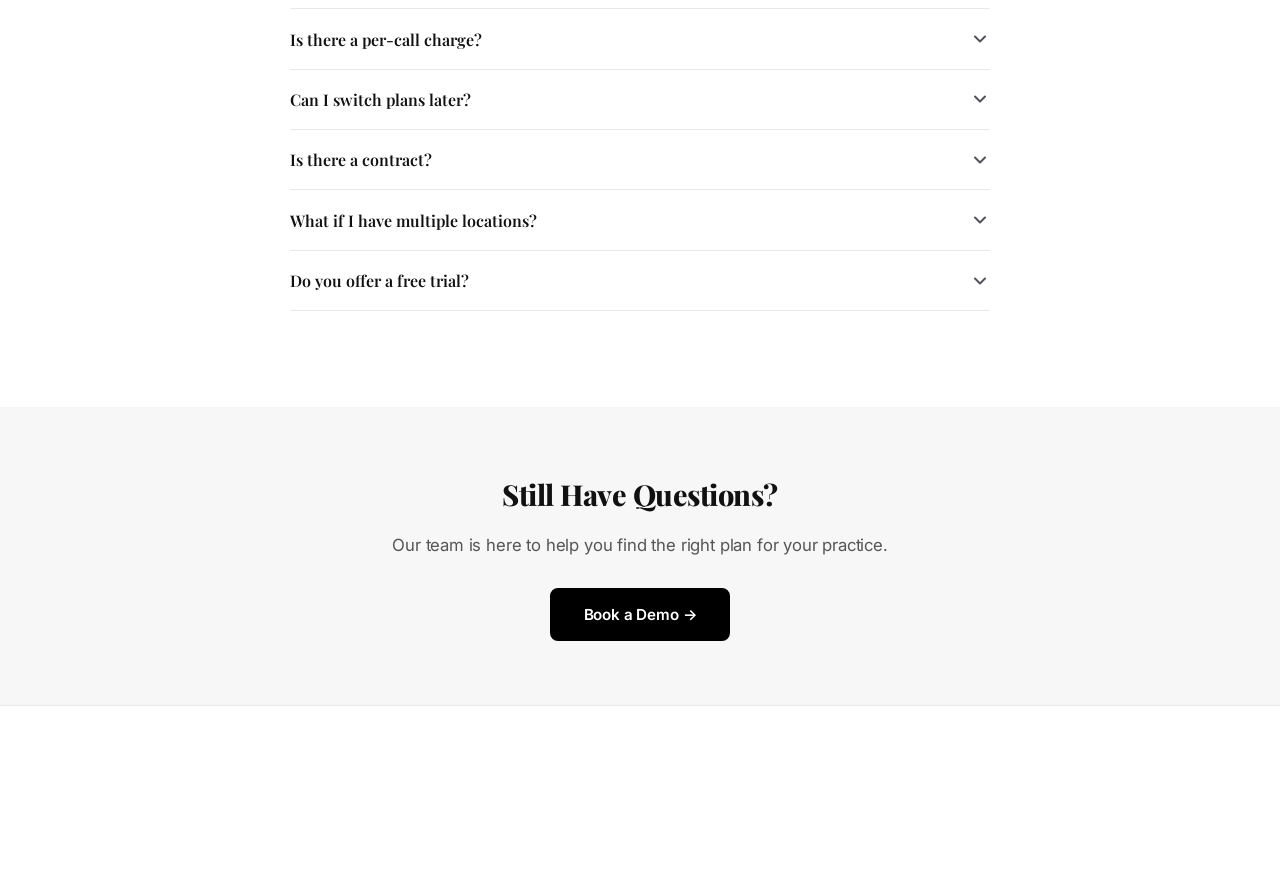
<file: pricing.html>
<!DOCTYPE html>
<html lang="en">
<head>
<meta charset="UTF-8">
<meta name="viewport" content="width=device-width, initial-scale=1.0">
<title>Pricing — Sera | Plans from $497/month | No Contracts</title>
<meta name="description" content="Transparent, coverage-based pricing. Starter $497/mo, Pro $997/mo, Enterprise custom. No setup fees, no contracts, cancel anytime.">
<meta property="og:title" content="Pricing — Sera | AI Call Coverage for Healthcare">
<meta property="og:description" content="Enterprise-grade AI call coverage starting at $499/month. No hidden fees. Cancel anytime.">
<meta property="og:type" content="website">
<meta property="og:url" content="https://joinsera.us/pricing">
<meta name="twitter:card" content="summary_large_image">
<meta property="og:image" content="https://joinsera.us/assets/images/og-image.png">
<meta name="twitter:image" content="https://joinsera.us/assets/images/og-image.png">
<link rel="icon" href="/favicon.svg" type="image/svg+xml">
<link rel="icon" href="/favicon.png" type="image/png">
<link rel="apple-touch-icon" href="/favicon.svg">
<link rel="canonical" href="https://joinsera.us/pricing">
<link rel="preconnect" href="https://fonts.googleapis.com">
<link rel="preconnect" href="https://fonts.gstatic.com" crossorigin>
<link href="https://fonts.googleapis.com/css2?family=Playfair+Display:ital,wght@0,400;1,400;1,600&family=Inter:wght@300;400;500;600&display=swap" rel="stylesheet">
<link rel="stylesheet" href="css/styles.css">
<style>
:root {
  --green: #22C55E;
  --green-hover: #16A34A;
  --green-light: #F0FDF4;
  --green-dark: #16A34A;
  --teal: #22C55E;
  --text-heading: #111111;
  --text-body: #555555;
  --text-muted: #999999;
  --border: #E8E8E8;
  --bg-warm: #F7F7F7;
  --bg-green-tint: #F7F7F7;
  --font-sans: 'Inter', system-ui, sans-serif;
  --font-mono: 'IBM Plex Mono', monospace;
  --shadow-card: 0 1px 3px rgba(0,0,0,0.06);
  --shadow-card-hover: 0 4px 12px rgba(0,0,0,0.08);
  --radius-card: 16px;
  --radius-pill: 100px;
}

*, *::before, *::after {
  margin: 0;
  padding: 0;
  box-sizing: border-box;
}

html {
  scroll-behavior: smooth;
}

h1,h2,h3,h4,h5,h6 { font-family: var(--font-heading); }

body {
  font-family: var(--font-sans);
  color: var(--text-body);
  line-height: 1.65;
  letter-spacing: -0.01em;
  background-color: var(--bg-white);
  background-image: url("data:image/svg+xml,%3Csvg viewBox='0 0 256 256' xmlns='http://www.w3.org/2000/svg'%3E%3Cfilter id='noise'%3E%3CfeTurbulence type='fractalNoise' baseFrequency='0.9' numOctaves='4' stitchTiles='stitch'/%3E%3C/filter%3E%3Crect width='100%25' height='100%25' filter='url(%23noise)' opacity='0.018'/%3E%3C/svg%3E");
  background-repeat: repeat;
  -webkit-font-smoothing: antialiased;
  -moz-osx-font-smoothing: grayscale;
}

/* ── Scroll progress bar ── */
.scroll-progress {
  position: fixed;
  top: 0;
  left: 0;
  height: 3px;
  width: 0%;
  background: #000;
  z-index: 201;
  transition: width 0.1s linear;
}

/* ── Nav ── */
.nav {
  position: sticky;
  top: 3px;
  background: rgba(255,255,255,0.92);
  backdrop-filter: blur(16px);
  -webkit-backdrop-filter: blur(16px);
  border-bottom: 1px solid transparent;
  z-index: 100;
  transition: border-color 0.3s, box-shadow 0.3s;
}

.nav.scrolled {
  border-bottom-color: var(--border);
  box-shadow: 0 1px 12px rgba(0,0,0,0.06);
}

.nav-inner {
  max-width: 1200px;
  margin: 0 auto;
  padding: 0 2rem;
  height: 64px;
  display: flex;
  align-items: center;
  justify-content: space-between;
}

.nav-logo {
  font-family: var(--font-heading);
  font-size: 1.5rem;
  font-weight: 800;
  color: var(--text-heading);
  text-decoration: none;
  letter-spacing: -0.5px;
}

.nav-links {
  display: flex;
  align-items: center;
  gap: 2rem;
  list-style: none;
}

.nav-links a {
  text-decoration: none;
  color: var(--text-body);
  font-size: 0.95rem;
  font-weight: 500;
  transition: color 0.2s;
  position: relative;
}

.nav-links a:hover {
  color: var(--text-heading);
}

.nav-links a.active {
  color: #000;
  font-weight: 700;
}

.nav-links a.active::after {
  content: '';
  position: absolute;
  bottom: -4px;
  left: 0;
  width: 100%;
  height: 2px;
  background: #000;
  border-radius: 2px;
}

.nav-right {
  display: flex;
  align-items: center;
  gap: 1rem;
}

.nav-login {
  text-decoration: none;
  color: var(--text-body);
  font-size: 0.95rem;
  font-weight: 500;
  transition: color 0.2s;
}

.nav-login:hover {
  color: var(--text-heading);
}

.nav-cta {
  display: inline-flex;
  align-items: center;
  gap: 0.3rem;
  padding: 0.55rem 1.3rem;
  background: #000;
  color: #fff;
  font-size: 0.9rem;
  font-weight: 600;
  border-radius: 8px;
  text-decoration: none;
  transition: background 0.2s, transform 0.2s;
}

.nav-cta:hover {
  background: #333;
  transform: translateY(-1px);
}

/* Hamburger */
.hamburger {
  display: none;
  flex-direction: column;
  gap: 5px;
  cursor: pointer;
  background: none;
  border: none;
  padding: 4px;
}

.hamburger span {
  display: block;
  width: 22px;
  height: 2px;
  background: var(--text-heading);
  border-radius: 2px;
  transition: transform 0.3s, opacity 0.3s;
}

.hamburger.open span:nth-child(1) {
  transform: translateY(7px) rotate(45deg);
}

.hamburger.open span:nth-child(2) {
  opacity: 0;
}

.hamburger.open span:nth-child(3) {
  transform: translateY(-7px) rotate(-45deg);
}

.mobile-menu {
  display: none;
  position: fixed;
  top: 67px;
  left: 0;
  width: 100%;
  background: #fff;
  border-bottom: 1px solid var(--border);
  padding: 1.5rem 2rem;
  z-index: 99;
  box-shadow: 0 8px 24px rgba(0,0,0,0.08);
}

.mobile-menu.open {
  display: block;
}

.mobile-menu a {
  display: block;
  padding: 0.7rem 0;
  text-decoration: none;
  color: var(--text-body);
  font-weight: 500;
  font-size: 1rem;
  border-bottom: 1px solid var(--border);
}

.mobile-menu a.active {
  color: #000;
  font-weight: 700;
}

.mobile-menu a:last-child {
  border-bottom: none;
}

.mobile-menu .mobile-cta {
  display: inline-flex;
  align-items: center;
  gap: 0.3rem;
  margin-top: 1rem;
  padding: 0.6rem 1.4rem;
  background: #000;
  color: #fff;
  font-weight: 600;
  border-radius: 8px;
  text-decoration: none;
}

/* ── Hero ── */
.hero {
  background: #fff;
  text-align: center;
  padding: 6rem 2rem 3rem;
}

.hero .eyebrow {
  font-family: var(--font-mono);
  font-size: 0.8rem;
  font-weight: 500;
  letter-spacing: 2px;
  color: var(--text-muted);
  text-transform: uppercase;
  margin-bottom: 1rem;
}

.hero h1 {
  font-family: var(--font-heading);
  font-size: clamp(2.8rem, 5vw, 4rem);
  font-weight: 800;
  color: var(--text-heading);
  line-height: 1.1;
  letter-spacing: -1.5px;
  margin-bottom: 1.2rem;
}

.hero .sub {
  font-size: 1.1rem;
  color: var(--text-body);
  max-width: 600px;
  margin: 0 auto;
  line-height: 1.7;
}

/* ── Pricing cards section ── */
.pricing-section {
  background: var(--bg-warm);
  padding: 4rem 2rem 6rem;
}

.trust-banner {
  display: flex;
  align-items: center;
  justify-content: center;
  gap: 10px;
  background: #F7F7F7;
  border: 1px solid #E8E8E8;
  border-radius: 100px;
  padding: 12px 28px;
  color: var(--text-heading);
  font-size: 0.875rem;
  font-weight: 600;
  max-width: 560px;
  margin: 0 auto 2.5rem;
  font-family: var(--font-body);
}

.savings-callout {
  display: flex;
  flex-direction: column;
  align-items: center;
  background: #111;
  color: white;
  border-radius: 16px;
  padding: 1.5rem 2rem;
  text-align: center;
  margin: 2rem auto;
  max-width: 400px;
}
.savings-callout__amount {
  font-family: var(--font-display);
  font-size: 3rem;
  font-weight: 700;
  line-height: 1;
}
.savings-callout__label {
  font-size: 0.9rem;
  opacity: 0.85;
  margin-top: 0.5rem;
}

.pricing-grid {
  max-width: 1000px;
  margin: 0 auto;
  display: grid;
  grid-template-columns: repeat(3, 1fr);
  gap: 1.5rem;
  align-items: center;
}

.pricing-card {
  background: #fff;
  border: 1px solid var(--border);
  border-radius: 20px;
  padding: 2.2rem;
  position: relative;
  transition: transform 0.3s, box-shadow 0.3s;
}

.pricing-card:hover {
  transform: translateY(-4px);
  box-shadow: var(--shadow-card-hover);
}

.pricing-card.featured {
  border: 2px solid #000;
  transform: scale(1.04);
  box-shadow: none;
  overflow: hidden;
}

.pricing-card.featured:hover {
  transform: scale(1.04) translateY(-4px);
  box-shadow: var(--shadow-card-hover);
}

.pricing-card.featured::before {
  content: '';
  position: absolute;
  top: 0;
  left: 0;
  right: 0;
  height: 60px;
  background: #000;
  border-radius: 16px 16px 0 0;
}

.featured-badge {
  position: absolute;
  top: 16px;
  left: 50%;
  transform: translateX(-50%);
  background: #fff;
  color: #000;
  font-size: 0.75rem;
  font-weight: 700;
  padding: 0.3rem 1rem;
  border-radius: 100px;
  white-space: nowrap;
  z-index: 2;
  box-shadow: 0 2px 8px rgba(0,0,0,0.15);
}

.pricing-card.featured .card-content {
  position: relative;
  z-index: 1;
  padding-top: 2rem;
}

.card-title {
  font-family: var(--font-heading);
  font-size: 1.3rem;
  font-weight: 700;
  color: var(--text-heading);
  margin-bottom: 0.15rem;
}

.card-subtitle {
  font-size: 0.85rem;
  color: var(--text-muted);
  margin-bottom: 1.2rem;
}

.card-price {
  margin-bottom: 0.5rem;
}

.card-price .amount {
  font-family: var(--font-heading);
  font-size: 2.5rem;
  font-weight: 800;
  color: var(--text-heading);
  letter-spacing: -1px;
}

.card-price .period {
  font-size: 1rem;
  color: var(--text-muted);
  font-weight: 400;
}

.card-savings {
  font-size: 0.82rem;
  color: var(--text-muted);
  font-weight: 500;
  margin-bottom: 0.5rem;
}

.card-ideal {
  font-size: 0.82rem;
  color: var(--text-muted);
  font-style: italic;
  margin-bottom: 0.8rem;
  line-height: 1.5;
}

.card-desc {
  font-size: 0.92rem;
  color: var(--text-body);
  margin-bottom: 1.5rem;
  line-height: 1.6;
}

.card-features {
  list-style: none;
  margin-bottom: 1.8rem;
}

.card-features li {
  display: flex;
  align-items: flex-start;
  gap: 0.6rem;
  padding: 0.35rem 0;
  font-size: 0.88rem;
  color: var(--text-body);
}

.card-features li svg {
  flex-shrink: 0;
  margin-top: 2px;
}

.card-features .section-label {
  font-size: 0.78rem;
  font-weight: 700;
  color: var(--text-muted);
  text-transform: uppercase;
  letter-spacing: 0.5px;
  padding-top: 0.6rem;
  padding-bottom: 0.2rem;
  display: block;
}

.btn-outline {
  display: flex;
  align-items: center;
  justify-content: center;
  gap: 0.3rem;
  width: 100%;
  padding: 0.75rem 1.5rem;
  border: 2px solid #000;
  color: #000;
  background: transparent;
  font-size: 0.95rem;
  font-weight: 600;
  border-radius: 8px;
  text-decoration: none;
  cursor: pointer;
  transition: background 0.2s, color 0.2s, transform 0.2s;
  font-family: var(--font-sans);
}

.btn-outline:hover {
  background: #000;
  color: #fff;
  transform: translateY(-1px);
}

.btn-filled {
  display: flex;
  align-items: center;
  justify-content: center;
  gap: 0.3rem;
  width: 100%;
  padding: 0.75rem 1.5rem;
  border: 2px solid #000;
  background: #000;
  color: #fff;
  font-size: 0.95rem;
  font-weight: 600;
  border-radius: 8px;
  text-decoration: none;
  cursor: pointer;
  transition: background 0.2s, border-color 0.2s, transform 0.2s;
  font-family: var(--font-sans);
}

.btn-filled:hover {
  background: #333;
  border-color: #333;
  transform: translateY(-1px);
}

/* ── Every Plan Includes ── */
.includes-section {
  background: #fff;
  padding: 4rem 2rem;
  text-align: center;
}

.includes-section h2 {
  font-size: 1.8rem;
  font-weight: 800;
  color: var(--text-heading);
  margin-bottom: 2rem;
  letter-spacing: -0.5px;
}

.includes-grid {
  display: flex;
  flex-wrap: wrap;
  justify-content: center;
  gap: 1.5rem;
  max-width: 900px;
  margin: 0 auto;
}

.includes-item {
  display: flex;
  align-items: center;
  gap: 0.5rem;
  font-size: 0.92rem;
  font-weight: 500;
  color: var(--text-body);
}

.includes-item svg {
  flex-shrink: 0;
}

/* ── Compare Plans ── */
.compare-section {
  background: var(--bg-warm);
  padding: 5rem 2rem;
}

.compare-section h2 {
  font-size: 1.8rem;
  font-weight: 800;
  color: var(--text-heading);
  text-align: center;
  margin-bottom: 2.5rem;
  letter-spacing: -0.5px;
}

.compare-table-wrapper {
  max-width: 900px;
  margin: 0 auto;
  border-radius: 16px;
  overflow: hidden;
  border: 1px solid var(--border);
  background: #fff;
}

.compare-table {
  width: 100%;
  border-collapse: collapse;
}

.compare-table thead th {
  padding: 1rem;
  font-size: 0.95rem;
  font-weight: 700;
  color: var(--text-heading);
  text-align: center;
  background: #fff;
  border-bottom: 2px solid var(--border);
}

.compare-table thead th:first-child {
  text-align: left;
  width: 40%;
  padding-left: 1.5rem;
}

.compare-table thead th:nth-child(2),
.compare-table thead th:nth-child(4) {
  width: 20%;
}

.compare-table thead th.pro-header {
  background: #000;
  color: #fff;
  width: 20%;
}

.compare-table tbody tr {
  border-bottom: 1px solid var(--border);
}

.compare-table tbody tr:nth-child(even) {
  background: var(--bg-warm);
}

.compare-table tbody tr:nth-child(odd) {
  background: #fff;
}

.compare-table tbody tr:last-child {
  border-bottom: none;
}

.compare-table tbody td {
  padding: 0.9rem 1rem;
  text-align: center;
  font-size: 0.9rem;
}

.compare-table tbody td:first-child {
  text-align: left;
  padding-left: 1.5rem;
  font-weight: 500;
  color: var(--text-heading);
}

.check {
  color: #111;
  font-weight: 700;
  font-size: 1.1rem;
}

.dash {
  color: var(--border);
  font-size: 1.1rem;
}

/* Mobile compare cards */
.compare-cards {
  display: none;
  max-width: 500px;
  margin: 0 auto;
  flex-direction: column;
  gap: 0.75rem;
}

.compare-card-item {
  background: #fff;
  border: 1px solid var(--border);
  border-radius: 12px;
  padding: 1rem 1.2rem;
}

.compare-card-feature {
  font-weight: 600;
  color: var(--text-heading);
  font-size: 0.92rem;
  margin-bottom: 0.6rem;
}

.compare-card-values {
  display: flex;
  gap: 0;
}

.compare-card-values > div {
  flex: 1;
  text-align: center;
  padding: 0.4rem 0;
}

.compare-card-values .plan-label {
  font-size: 0.7rem;
  font-weight: 600;
  color: var(--text-muted);
  text-transform: uppercase;
  letter-spacing: 0.5px;
  margin-bottom: 0.2rem;
}

/* ── FAQ ── */
.faq-section {
  background: #fff;
  padding: 6rem 2rem;
}

.faq-section h2 {
  font-size: 1.8rem;
  font-weight: 800;
  color: var(--text-heading);
  text-align: center;
  margin-bottom: 2.5rem;
  letter-spacing: -0.5px;
}

.faq-list {
  max-width: 700px;
  margin: 0 auto;
}

.faq-item {
  border-bottom: 1px solid var(--border);
}

.faq-item:first-child {
  border-top: 1px solid var(--border);
}

.faq-question {
  width: 100%;
  display: flex;
  align-items: center;
  justify-content: space-between;
  padding: 1.2rem 0;
  background: none;
  border: none;
  cursor: pointer;
  font-family: var(--font-heading);
  font-size: 1rem;
  font-weight: 600;
  color: var(--text-heading);
  text-align: left;
  gap: 1rem;
  transition: color 0.2s;
}

.faq-question:hover {
  color: #000;
}

.faq-chevron {
  flex-shrink: 0;
  width: 20px;
  height: 20px;
  transition: transform 0.3s ease;
}

.faq-item.open .faq-chevron {
  transform: rotate(180deg);
}

.faq-answer {
  max-height: 0;
  overflow: hidden;
  transition: max-height 0.35s ease, padding 0.35s ease;
}

.faq-answer-inner {
  padding: 0 0 1.2rem;
  font-size: 0.92rem;
  color: var(--text-body);
  line-height: 1.7;
}

/* ── Still Have Questions ── */
.questions-cta {
  background: #F7F7F7;
  padding: 4rem 2rem;
  text-align: center;
}

.questions-cta h2 {
  font-family: var(--font-heading);
  font-size: 1.8rem;
  font-weight: 800;
  color: var(--text-heading);
  margin-bottom: 0.8rem;
  letter-spacing: -0.5px;
}

.questions-cta p {
  font-size: 1.05rem;
  color: var(--text-body);
  margin-bottom: 1.8rem;
}

.questions-cta .btn-filled {
  display: inline-flex;
  width: auto;
  padding: 0.75rem 2rem;
}

/* ── Footer ── */
.footer {
  background: #fff;
  border-top: 1px solid var(--border);
  padding: 4rem 2rem 2rem;
}

/* ── Scroll reveal ── */
.reveal {
  opacity: 0;
  transform: translateY(24px);
  transition: opacity 0.5s cubic-bezier(0.22,1,0.36,1), transform 0.5s cubic-bezier(0.22,1,0.36,1);
}

.reveal.visible {
  opacity: 1;
  transform: translateY(0);
}

/* ── Responsive ── */
@media (max-width: 768px) {
  .nav-links,
  .nav-right {
    display: none;
  }

  .hamburger {
    display: flex;
  }

  .hero {
    padding: 4rem 1.5rem 2rem;
  }

  .hero h1 {
    font-size: 2.2rem;
    letter-spacing: -1px;
  }

  .pricing-grid {
    grid-template-columns: 1fr;
    max-width: 400px;
  }

  .pricing-card.featured {
    transform: none;
  }

  .pricing-card.featured:hover {
    transform: translateY(-4px);
  }

  .compare-table-wrapper {
    display: none;
  }

  .compare-cards {
    display: flex;
  }

  .includes-grid {
    gap: 1rem;
  }

  .faq-section {
    padding: 4rem 1.5rem;
  }

  .footer-inner,
  .footer div[style*="grid-template-columns"] {
    grid-template-columns: 1fr 1fr !important;
    gap: 2rem !important;
  }

  .footer-bottom,
  .footer div[style*="justify-content:space-between"] {
    flex-direction: column !important;
    gap: 0.5rem !important;
    text-align: center !important;
  }
}

@media (max-width: 480px) {
  .footer-inner,
  .footer div[style*="grid-template-columns"] {
    grid-template-columns: 1fr !important;
  }
}
</style>
</head>
<body>

<!-- Gradient top bar -->

<!-- Scroll progress bar -->
<div class="scroll-progress" id="scrollProgress"></div>

<!-- Nav -->
<nav class="nav" id="nav"><div class="nav__inner">
  <a href="index.html" class="nav__logo"><img src="assets/icons/sera-icon.svg" alt="Sera AI" class="nav__logo-icon"><span class="nav__logo-text">Sera <span class="nav__logo-ai">AI</span></span></a>
  <div class="nav__links">
    <div class="nav__dropdown">
      <a href="product.html" class="nav__link">Product</a>
      <div class="nav__dropdown-menu">
        <a href="product.html#features" class="nav__dropdown-item">AI Call Coverage</a>
        <a href="product.html#features" class="nav__dropdown-item">Voice AI Booking</a>
        <a href="product.html#features" class="nav__dropdown-item">Call Summaries & Transcripts</a>
        <a href="product.html#features" class="nav__dropdown-item">Missed Call Text-Back</a>
        <a href="product.html#features" class="nav__dropdown-item">CRM & Patient Pipeline</a>
        <a href="product.html#features" class="nav__dropdown-item">After-Hours Coverage</a>
      </div>
    </div>
    <div class="nav__dropdown">
      <a href="solutions.html" class="nav__link">Solutions</a>
      <div class="nav__dropdown-menu">
        <a href="solutions.html#industry-1" class="nav__dropdown-item">Physical Therapy</a>
        <a href="solutions.html#industry-2" class="nav__dropdown-item">Dental Practices</a>
        <a href="solutions.html#industry-3" class="nav__dropdown-item">Med Spas & Aesthetics</a>
        <a href="solutions.html#industry-4" class="nav__dropdown-item">Chiropractors</a>
        <a href="solutions.html#industry-5" class="nav__dropdown-item">Home Services</a>
        <a href="solutions.html#industry-6" class="nav__dropdown-item">Real Estate</a>
      </div>
    </div>
    <a href="pricing.html" class="nav__link active">Pricing</a>
    <a href="security.html" class="nav__link">Security</a>
  </div>
  <div class="nav__right"><a href="https://app.joinsera.us" class="nav__login">Login</a><a href="https://calendly.com/sera-ai/demo" target="_blank" rel="noopener" class="nav__cta">Book a Demo &rarr;</a></div>
  <button class="nav__hamburger" id="hamburger" aria-label="Menu"><span></span><span></span><span></span></button>
</div>
<div class="nav__mobile-menu" id="mobileMenu">
  <a href="product.html">Product</a>
  <a href="solutions.html">Solutions</a>
  <a href="pricing.html" class="active">Pricing</a>
  <a href="security.html">Security</a>
  <a href="https://app.joinsera.us">Login</a>
  <a href="https://calendly.com/sera-ai/demo" target="_blank" rel="noopener" class="btn btn--primary" style="text-align:center;justify-content:center">Book a Demo &rarr;</a>
</div>
</nav>

<!-- Hero -->
<section class="hero">
  <div class="reveal">
    <p class="eyebrow">Pricing</p>
    <h1>Transparent, Coverage-Based Pricing</h1>
    <p class="sub">Enterprise-grade call coverage designed for healthcare practices. No hidden fees. No long-term contracts. Cancel anytime.</p>
  </div>
</section>

<!-- Pricing Cards -->
<section class="pricing-section">
  <div class="trust-banner">
    <svg width="16" height="16" viewBox="0 0 24 24" fill="none" stroke="currentColor" stroke-width="2.5" stroke-linecap="round" stroke-linejoin="round"><polyline points="20 6 9 17 4 12"/></svg>
    30-Day Money-Back Guarantee &nbsp;&middot;&nbsp; No setup fees &nbsp;&middot;&nbsp; Cancel anytime
  </div>
  <div class="pricing-grid">

    <!-- Starter -->
    <div class="pricing-card reveal">
      <div class="card-title">Starter</div>
      <div class="card-subtitle">Call Coverage</div>
      <div class="card-price">
        <span class="amount">$497</span><span class="period">/mo</span>
      </div>
      <p class="card-ideal">Ideal for: Solo practices, 1-2 providers, under 100 calls/month</p>
      <p class="card-desc">Straightforward AI call coverage for practices that need every call answered.</p>
      <ul class="card-features">
        <li>
          <svg width="18" height="18" viewBox="0 0 18 18" fill="none"><path d="M3.75 9L7.5 12.75L14.25 6" stroke="#16A34A" stroke-width="2" stroke-linecap="round" stroke-linejoin="round"/></svg>
          24/7 inbound call answering
        </li>
        <li>
          <svg width="18" height="18" viewBox="0 0 18 18" fill="none"><path d="M3.75 9L7.5 12.75L14.25 6" stroke="#16A34A" stroke-width="2" stroke-linecap="round" stroke-linejoin="round"/></svg>
          Patient intake &amp; structured summaries
        </li>
        <li>
          <svg width="18" height="18" viewBox="0 0 18 18" fill="none"><path d="M3.75 9L7.5 12.75L14.25 6" stroke="#16A34A" stroke-width="2" stroke-linecap="round" stroke-linejoin="round"/></svg>
          Staff notifications (email + SMS)
        </li>
        <li>
          <svg width="18" height="18" viewBox="0 0 18 18" fill="none"><path d="M3.75 9L7.5 12.75L14.25 6" stroke="#16A34A" stroke-width="2" stroke-linecap="round" stroke-linejoin="round"/></svg>
          Call recordings &amp; transcripts
        </li>
        <li>
          <svg width="18" height="18" viewBox="0 0 18 18" fill="none"><path d="M3.75 9L7.5 12.75L14.25 6" stroke="#16A34A" stroke-width="2" stroke-linecap="round" stroke-linejoin="round"/></svg>
          HIPAA-compliant portal access
        </li>
        <li>
          <svg width="18" height="18" viewBox="0 0 18 18" fill="none"><path d="M3.75 9L7.5 12.75L14.25 6" stroke="#16A34A" stroke-width="2" stroke-linecap="round" stroke-linejoin="round"/></svg>
          Ongoing system monitoring
        </li>
        <li>
          <svg width="18" height="18" viewBox="0 0 18 18" fill="none"><path d="M3.75 9L7.5 12.75L14.25 6" stroke="#16A34A" stroke-width="2" stroke-linecap="round" stroke-linejoin="round"/></svg>
          Custom intake flow configuration
        </li>
        <li>
          <svg width="18" height="18" viewBox="0 0 18 18" fill="none"><path d="M3.75 9L7.5 12.75L14.25 6" stroke="#16A34A" stroke-width="2" stroke-linecap="round" stroke-linejoin="round"/></svg>
          Onboarding &amp; setup included
        </li>
      </ul>
      <a href="https://calendly.com/sera-ai/demo" target="_blank" rel="noopener" class="btn-outline">Get Started &rarr;</a>
    </div>

    <!-- Pro (Featured) -->
    <div class="pricing-card featured reveal">
      <span class="featured-badge">Recommended &middot; Best Value</span>
      <div class="card-content">
        <div class="card-title">Pro</div>
        <div class="card-subtitle">Full Intake System</div>
        <div class="card-price">
          <span class="amount">$997</span><span class="period">/mo</span>
        </div>
        <p class="card-ideal">Ideal for: Growing practices, 2-10 providers, 100-500 calls/month</p>
        <p class="card-desc">Complete automation with follow-ups, pipeline visibility, and analytics.</p>
        <ul class="card-features">
          <li><span class="section-label">Everything in Starter, plus:</span></li>
          <li>
            <svg width="18" height="18" viewBox="0 0 18 18" fill="none"><path d="M3.75 9L7.5 12.75L14.25 6" stroke="#16A34A" stroke-width="2" stroke-linecap="round" stroke-linejoin="round"/></svg>
            Missed-call text-back
          </li>
          <li>
            <svg width="18" height="18" viewBox="0 0 18 18" fill="none"><path d="M3.75 9L7.5 12.75L14.25 6" stroke="#16A34A" stroke-width="2" stroke-linecap="round" stroke-linejoin="round"/></svg>
            Automated follow-up sequences
          </li>
          <li>
            <svg width="18" height="18" viewBox="0 0 18 18" fill="none"><path d="M3.75 9L7.5 12.75L14.25 6" stroke="#16A34A" stroke-width="2" stroke-linecap="round" stroke-linejoin="round"/></svg>
            CRM &amp; patient pipeline
          </li>
          <li>
            <svg width="18" height="18" viewBox="0 0 18 18" fill="none"><path d="M3.75 9L7.5 12.75L14.25 6" stroke="#16A34A" stroke-width="2" stroke-linecap="round" stroke-linejoin="round"/></svg>
            Analytics dashboard
          </li>
          <li>
            <svg width="18" height="18" viewBox="0 0 18 18" fill="none"><path d="M3.75 9L7.5 12.75L14.25 6" stroke="#16A34A" stroke-width="2" stroke-linecap="round" stroke-linejoin="round"/></svg>
            Priority support
          </li>
          <li>
            <svg width="18" height="18" viewBox="0 0 18 18" fill="none"><path d="M3.75 9L7.5 12.75L14.25 6" stroke="#16A34A" stroke-width="2" stroke-linecap="round" stroke-linejoin="round"/></svg>
            Custom reporting
          </li>
        </ul>
        <a href="https://calendly.com/sera-ai/demo" target="_blank" rel="noopener" class="btn-filled">Get Started &rarr;</a>
      </div>
    </div>

    <!-- Enterprise -->
    <div class="pricing-card reveal">
      <div class="card-title">Enterprise</div>
      <div class="card-subtitle">Custom Deployment</div>
      <div class="card-price">
        <span class="amount">Custom</span>
      </div>
      <p class="card-ideal">Ideal for: Multi-location groups, 10+ providers, 500+ calls/month</p>
      <p class="card-desc">Tailored solutions for healthcare groups needing multi-location support.</p>
      <ul class="card-features">
        <li><span class="section-label">Everything in Pro, plus:</span></li>
        <li>
          <svg width="18" height="18" viewBox="0 0 18 18" fill="none"><path d="M3.75 9L7.5 12.75L14.25 6" stroke="#16A34A" stroke-width="2" stroke-linecap="round" stroke-linejoin="round"/></svg>
          Multi-location support
        </li>
        <li>
          <svg width="18" height="18" viewBox="0 0 18 18" fill="none"><path d="M3.75 9L7.5 12.75L14.25 6" stroke="#16A34A" stroke-width="2" stroke-linecap="round" stroke-linejoin="round"/></svg>
          Advanced call routing
        </li>
        <li>
          <svg width="18" height="18" viewBox="0 0 18 18" fill="none"><path d="M3.75 9L7.5 12.75L14.25 6" stroke="#16A34A" stroke-width="2" stroke-linecap="round" stroke-linejoin="round"/></svg>
          Custom integrations
        </li>
        <li>
          <svg width="18" height="18" viewBox="0 0 18 18" fill="none"><path d="M3.75 9L7.5 12.75L14.25 6" stroke="#16A34A" stroke-width="2" stroke-linecap="round" stroke-linejoin="round"/></svg>
          Dedicated account manager
        </li>
        <li>
          <svg width="18" height="18" viewBox="0 0 18 18" fill="none"><path d="M3.75 9L7.5 12.75L14.25 6" stroke="#16A34A" stroke-width="2" stroke-linecap="round" stroke-linejoin="round"/></svg>
          SLA guarantees
        </li>
        <li>
          <svg width="18" height="18" viewBox="0 0 18 18" fill="none"><path d="M3.75 9L7.5 12.75L14.25 6" stroke="#16A34A" stroke-width="2" stroke-linecap="round" stroke-linejoin="round"/></svg>
          White-label options
        </li>
      </ul>
      <a href="https://calendly.com/sera-ai/demo" target="_blank" rel="noopener" class="btn-outline">Contact Sales &rarr;</a>
    </div>

  </div>

  <div class="savings-callout">
    <span class="savings-callout__amount">$35,000+</span>
    <span class="savings-callout__label">average annual savings vs. a full-time receptionist</span>
  </div>

  <p style="text-align:center;margin-top:2rem;font-size:0.92rem;color:var(--text-muted);font-weight:500">30-Day Money-Back Guarantee &bull; No Setup Fees &bull; Cancel Anytime</p>
</section>

<!-- Every Plan Includes -->
<section class="includes-section">
  <div class="reveal">
    <h2>Every Plan Includes</h2>
    <div class="includes-grid">
      <div class="includes-item">
        <svg width="18" height="18" viewBox="0 0 18 18" fill="none"><path d="M3.75 9L7.5 12.75L14.25 6" stroke="#16A34A" stroke-width="2" stroke-linecap="round" stroke-linejoin="round"/></svg>
        24/7 Coverage
      </div>
      <div class="includes-item">
        <svg width="18" height="18" viewBox="0 0 18 18" fill="none"><path d="M3.75 9L7.5 12.75L14.25 6" stroke="#16A34A" stroke-width="2" stroke-linecap="round" stroke-linejoin="round"/></svg>
        HIPAA Compliance
      </div>
      <div class="includes-item">
        <svg width="18" height="18" viewBox="0 0 18 18" fill="none"><path d="M3.75 9L7.5 12.75L14.25 6" stroke="#16A34A" stroke-width="2" stroke-linecap="round" stroke-linejoin="round"/></svg>
        Call Recordings
      </div>
      <div class="includes-item">
        <svg width="18" height="18" viewBox="0 0 18 18" fill="none"><path d="M3.75 9L7.5 12.75L14.25 6" stroke="#16A34A" stroke-width="2" stroke-linecap="round" stroke-linejoin="round"/></svg>
        Custom Intake Flows
      </div>
      <div class="includes-item">
        <svg width="18" height="18" viewBox="0 0 18 18" fill="none"><path d="M3.75 9L7.5 12.75L14.25 6" stroke="#16A34A" stroke-width="2" stroke-linecap="round" stroke-linejoin="round"/></svg>
        Email + SMS Delivery
      </div>
      <div class="includes-item">
        <svg width="18" height="18" viewBox="0 0 18 18" fill="none"><path d="M3.75 9L7.5 12.75L14.25 6" stroke="#16A34A" stroke-width="2" stroke-linecap="round" stroke-linejoin="round"/></svg>
        Onboarding &amp; Setup
      </div>
      <div class="includes-item">
        <svg width="18" height="18" viewBox="0 0 18 18" fill="none"><path d="M3.75 9L7.5 12.75L14.25 6" stroke="#16A34A" stroke-width="2" stroke-linecap="round" stroke-linejoin="round"/></svg>
        Ongoing Monitoring
      </div>
      <div class="includes-item">
        <svg width="18" height="18" viewBox="0 0 18 18" fill="none"><path d="M3.75 9L7.5 12.75L14.25 6" stroke="#16A34A" stroke-width="2" stroke-linecap="round" stroke-linejoin="round"/></svg>
        No Contracts
      </div>
    </div>
  </div>
</section>

<!-- Compare Plans -->
<section class="compare-section">
  <div class="reveal">
    <h2>Compare Plans</h2>

    <!-- Desktop table -->
    <div class="compare-table-wrapper">
      <table class="compare-table">
        <thead>
          <tr>
            <th>Feature</th>
            <th>Starter</th>
            <th class="pro-header">Pro</th>
            <th>Enterprise</th>
          </tr>
        </thead>
        <tbody>
          <tr>
            <td>24/7 Call Answering</td>
            <td><span class="check">&#10003;</span></td>
            <td><span class="check">&#10003;</span></td>
            <td><span class="check">&#10003;</span></td>
          </tr>
          <tr>
            <td>Patient Intake &amp; Summaries</td>
            <td><span class="check">&#10003;</span></td>
            <td><span class="check">&#10003;</span></td>
            <td><span class="check">&#10003;</span></td>
          </tr>
          <tr>
            <td>Staff Notifications</td>
            <td><span class="check">&#10003;</span></td>
            <td><span class="check">&#10003;</span></td>
            <td><span class="check">&#10003;</span></td>
          </tr>
          <tr>
            <td>Call Recordings</td>
            <td><span class="check">&#10003;</span></td>
            <td><span class="check">&#10003;</span></td>
            <td><span class="check">&#10003;</span></td>
          </tr>
          <tr>
            <td>HIPAA Portal</td>
            <td><span class="check">&#10003;</span></td>
            <td><span class="check">&#10003;</span></td>
            <td><span class="check">&#10003;</span></td>
          </tr>
          <tr>
            <td>Missed-Call Text-Back</td>
            <td><span class="dash">&mdash;</span></td>
            <td><span class="check">&#10003;</span></td>
            <td><span class="check">&#10003;</span></td>
          </tr>
          <tr>
            <td>Follow-Up Sequences</td>
            <td><span class="dash">&mdash;</span></td>
            <td><span class="check">&#10003;</span></td>
            <td><span class="check">&#10003;</span></td>
          </tr>
          <tr>
            <td>CRM Pipeline</td>
            <td><span class="dash">&mdash;</span></td>
            <td><span class="check">&#10003;</span></td>
            <td><span class="check">&#10003;</span></td>
          </tr>
          <tr>
            <td>Analytics Dashboard</td>
            <td><span class="dash">&mdash;</span></td>
            <td><span class="check">&#10003;</span></td>
            <td><span class="check">&#10003;</span></td>
          </tr>
          <tr>
            <td>Multi-Location Support</td>
            <td><span class="dash">&mdash;</span></td>
            <td><span class="dash">&mdash;</span></td>
            <td><span class="check">&#10003;</span></td>
          </tr>
          <tr>
            <td>Custom Call Routing</td>
            <td><span class="dash">&mdash;</span></td>
            <td><span class="dash">&mdash;</span></td>
            <td><span class="check">&#10003;</span></td>
          </tr>
          <tr>
            <td>Custom Integrations</td>
            <td><span class="dash">&mdash;</span></td>
            <td><span class="dash">&mdash;</span></td>
            <td><span class="check">&#10003;</span></td>
          </tr>
          <tr>
            <td>Dedicated Account Manager</td>
            <td><span class="dash">&mdash;</span></td>
            <td><span class="dash">&mdash;</span></td>
            <td><span class="check">&#10003;</span></td>
          </tr>
        </tbody>
      </table>
    </div>

    <!-- Mobile cards -->
    <div class="compare-cards">
      <div class="compare-card-item">
        <div class="compare-card-feature">24/7 Call Answering</div>
        <div class="compare-card-values">
          <div><div class="plan-label">Starter</div><span class="check">&#10003;</span></div>
          <div><div class="plan-label">Pro</div><span class="check">&#10003;</span></div>
          <div><div class="plan-label">Enterprise</div><span class="check">&#10003;</span></div>
        </div>
      </div>
      <div class="compare-card-item">
        <div class="compare-card-feature">Patient Intake &amp; Summaries</div>
        <div class="compare-card-values">
          <div><div class="plan-label">Starter</div><span class="check">&#10003;</span></div>
          <div><div class="plan-label">Pro</div><span class="check">&#10003;</span></div>
          <div><div class="plan-label">Enterprise</div><span class="check">&#10003;</span></div>
        </div>
      </div>
      <div class="compare-card-item">
        <div class="compare-card-feature">Staff Notifications</div>
        <div class="compare-card-values">
          <div><div class="plan-label">Starter</div><span class="check">&#10003;</span></div>
          <div><div class="plan-label">Pro</div><span class="check">&#10003;</span></div>
          <div><div class="plan-label">Enterprise</div><span class="check">&#10003;</span></div>
        </div>
      </div>
      <div class="compare-card-item">
        <div class="compare-card-feature">Call Recordings</div>
        <div class="compare-card-values">
          <div><div class="plan-label">Starter</div><span class="check">&#10003;</span></div>
          <div><div class="plan-label">Pro</div><span class="check">&#10003;</span></div>
          <div><div class="plan-label">Enterprise</div><span class="check">&#10003;</span></div>
        </div>
      </div>
      <div class="compare-card-item">
        <div class="compare-card-feature">HIPAA Portal</div>
        <div class="compare-card-values">
          <div><div class="plan-label">Starter</div><span class="check">&#10003;</span></div>
          <div><div class="plan-label">Pro</div><span class="check">&#10003;</span></div>
          <div><div class="plan-label">Enterprise</div><span class="check">&#10003;</span></div>
        </div>
      </div>
      <div class="compare-card-item">
        <div class="compare-card-feature">Missed-Call Text-Back</div>
        <div class="compare-card-values">
          <div><div class="plan-label">Starter</div><span class="dash">&mdash;</span></div>
          <div><div class="plan-label">Pro</div><span class="check">&#10003;</span></div>
          <div><div class="plan-label">Enterprise</div><span class="check">&#10003;</span></div>
        </div>
      </div>
      <div class="compare-card-item">
        <div class="compare-card-feature">Follow-Up Sequences</div>
        <div class="compare-card-values">
          <div><div class="plan-label">Starter</div><span class="dash">&mdash;</span></div>
          <div><div class="plan-label">Pro</div><span class="check">&#10003;</span></div>
          <div><div class="plan-label">Enterprise</div><span class="check">&#10003;</span></div>
        </div>
      </div>
      <div class="compare-card-item">
        <div class="compare-card-feature">CRM Pipeline</div>
        <div class="compare-card-values">
          <div><div class="plan-label">Starter</div><span class="dash">&mdash;</span></div>
          <div><div class="plan-label">Pro</div><span class="check">&#10003;</span></div>
          <div><div class="plan-label">Enterprise</div><span class="check">&#10003;</span></div>
        </div>
      </div>
      <div class="compare-card-item">
        <div class="compare-card-feature">Analytics Dashboard</div>
        <div class="compare-card-values">
          <div><div class="plan-label">Starter</div><span class="dash">&mdash;</span></div>
          <div><div class="plan-label">Pro</div><span class="check">&#10003;</span></div>
          <div><div class="plan-label">Enterprise</div><span class="check">&#10003;</span></div>
        </div>
      </div>
      <div class="compare-card-item">
        <div class="compare-card-feature">Multi-Location Support</div>
        <div class="compare-card-values">
          <div><div class="plan-label">Starter</div><span class="dash">&mdash;</span></div>
          <div><div class="plan-label">Pro</div><span class="dash">&mdash;</span></div>
          <div><div class="plan-label">Enterprise</div><span class="check">&#10003;</span></div>
        </div>
      </div>
      <div class="compare-card-item">
        <div class="compare-card-feature">Custom Call Routing</div>
        <div class="compare-card-values">
          <div><div class="plan-label">Starter</div><span class="dash">&mdash;</span></div>
          <div><div class="plan-label">Pro</div><span class="dash">&mdash;</span></div>
          <div><div class="plan-label">Enterprise</div><span class="check">&#10003;</span></div>
        </div>
      </div>
      <div class="compare-card-item">
        <div class="compare-card-feature">Custom Integrations</div>
        <div class="compare-card-values">
          <div><div class="plan-label">Starter</div><span class="dash">&mdash;</span></div>
          <div><div class="plan-label">Pro</div><span class="dash">&mdash;</span></div>
          <div><div class="plan-label">Enterprise</div><span class="check">&#10003;</span></div>
        </div>
      </div>
      <div class="compare-card-item">
        <div class="compare-card-feature">Dedicated Account Manager</div>
        <div class="compare-card-values">
          <div><div class="plan-label">Starter</div><span class="dash">&mdash;</span></div>
          <div><div class="plan-label">Pro</div><span class="dash">&mdash;</span></div>
          <div><div class="plan-label">Enterprise</div><span class="check">&#10003;</span></div>
        </div>
      </div>
    </div>
  </div>
</section>

<!-- FAQ -->
<section class="faq-section">
  <div class="reveal">
    <h2>Pricing Questions</h2>
    <div class="faq-list">

      <div class="faq-item">
        <button class="faq-question" aria-expanded="false">
          Is there a setup fee?
          <svg class="faq-chevron" viewBox="0 0 20 20" fill="none"><path d="M5 7.5L10 12.5L15 7.5" stroke="#52525B" stroke-width="2" stroke-linecap="round" stroke-linejoin="round"/></svg>
        </button>
        <div class="faq-answer">
          <div class="faq-answer-inner">No. Setup, onboarding, and configuration are included in every plan at no additional cost. We handle everything — call routing, intake flow customization, and system testing.</div>
        </div>
      </div>

      <div class="faq-item">
        <button class="faq-question" aria-expanded="false">
          Is there a per-call charge?
          <svg class="faq-chevron" viewBox="0 0 20 20" fill="none"><path d="M5 7.5L10 12.5L15 7.5" stroke="#52525B" stroke-width="2" stroke-linecap="round" stroke-linejoin="round"/></svg>
        </button>
        <div class="faq-answer">
          <div class="faq-answer-inner">No. All plans include unlimited calls. Your monthly fee covers everything regardless of call volume.</div>
        </div>
      </div>

      <div class="faq-item">
        <button class="faq-question" aria-expanded="false">
          Can I switch plans later?
          <svg class="faq-chevron" viewBox="0 0 20 20" fill="none"><path d="M5 7.5L10 12.5L15 7.5" stroke="#52525B" stroke-width="2" stroke-linecap="round" stroke-linejoin="round"/></svg>
        </button>
        <div class="faq-answer">
          <div class="faq-answer-inner">Yes. You can upgrade or downgrade at any time. Changes take effect at your next billing cycle.</div>
        </div>
      </div>

      <div class="faq-item">
        <button class="faq-question" aria-expanded="false">
          Is there a contract?
          <svg class="faq-chevron" viewBox="0 0 20 20" fill="none"><path d="M5 7.5L10 12.5L15 7.5" stroke="#52525B" stroke-width="2" stroke-linecap="round" stroke-linejoin="round"/></svg>
        </button>
        <div class="faq-answer">
          <div class="faq-answer-inner">No long-term contracts. All plans are month-to-month. Cancel anytime from your account settings — no penalties, no questions.</div>
        </div>
      </div>

      <div class="faq-item">
        <button class="faq-question" aria-expanded="false">
          What if I have multiple locations?
          <svg class="faq-chevron" viewBox="0 0 20 20" fill="none"><path d="M5 7.5L10 12.5L15 7.5" stroke="#52525B" stroke-width="2" stroke-linecap="round" stroke-linejoin="round"/></svg>
        </button>
        <div class="faq-answer">
          <div class="faq-answer-inner">Our Enterprise plan is designed for multi-location practices. Each location gets its own intake flow, call routing, and reporting. Contact sales for custom pricing.</div>
        </div>
      </div>

      <div class="faq-item">
        <button class="faq-question" aria-expanded="false">
          Do you offer a free trial?
          <svg class="faq-chevron" viewBox="0 0 20 20" fill="none"><path d="M5 7.5L10 12.5L15 7.5" stroke="#52525B" stroke-width="2" stroke-linecap="round" stroke-linejoin="round"/></svg>
        </button>
        <div class="faq-answer">
          <div class="faq-answer-inner">We offer a free 15-minute demo where we run test calls through your actual clinic workflow. This lets you hear Sera in action before committing. Book a demo to get started.</div>
        </div>
      </div>

    </div>
  </div>
</section>

<!-- Still Have Questions CTA -->
<section class="questions-cta" id="dark-cta">
  <div class="reveal">
    <h2>Still Have Questions?</h2>
    <p>Our team is here to help you find the right plan for your practice.</p>
    <a href="https://calendly.com/sera-ai/demo" target="_blank" rel="noopener" class="btn-filled">Book a Demo &rarr;</a>
  </div>
</section>

<!-- Footer -->
<footer class="footer">
  <div style="max-width:1200px;margin:0 auto;padding:0 2rem">
    <div style="display:flex;justify-content:space-between;align-items:center;padding:24px 0;border-top:1px solid rgba(255,255,255,0.1);flex-wrap:wrap;gap:12px">
      <p style="color:rgba(255,255,255,0.5);font-size:0.83rem">&copy; 2026 Sera AI. All rights reserved.</p>
      <div style="display:flex;gap:24px;font-size:0.83rem">
        <a href="privacy.html" style="color:rgba(255,255,255,0.6)">Privacy Policy</a>
        <a href="terms.html" style="color:rgba(255,255,255,0.6)">Terms</a>
        <a href="security.html" style="color:rgba(255,255,255,0.6)">Security</a>
      </div>
    </div>
  </div>
</footer>

<script src="js/main.js"></script>
<script>
(function() {
  'use strict';

  // ── Nav scroll shadow ──
  const nav = document.getElementById('nav');
  let lastScroll = 0;
  function handleNavScroll() {
    const scrollY = window.scrollY;
    if (scrollY > 10) {
      nav.classList.add('scrolled');
    } else {
      nav.classList.remove('scrolled');
    }
    lastScroll = scrollY;
  }
  window.addEventListener('scroll', handleNavScroll, { passive: true });

  // ── Scroll progress bar ──
  const scrollProgress = document.getElementById('scrollProgress');
  function updateProgress() {
    const scrollTop = window.scrollY;
    const docHeight = document.documentElement.scrollHeight - window.innerHeight;
    const progress = docHeight > 0 ? (scrollTop / docHeight) * 100 : 0;
    scrollProgress.style.width = progress + '%';
  }
  window.addEventListener('scroll', updateProgress, { passive: true });

  // ── Hamburger menu ──
  const hamburger = document.getElementById('hamburger');
  const mobileMenu = document.getElementById('mobileMenu');
  hamburger.addEventListener('click', function() {
    hamburger.classList.toggle('open');
    mobileMenu.classList.toggle('open');
  });

  // Close mobile menu on link click
  mobileMenu.querySelectorAll('a').forEach(function(link) {
    link.addEventListener('click', function() {
      hamburger.classList.remove('open');
      mobileMenu.classList.remove('open');
    });
  });

  // ── Scroll reveal ──
  const reveals = document.querySelectorAll('.reveal');
  const revealObserver = new IntersectionObserver(function(entries) {
    entries.forEach(function(entry, index) {
      if (entry.isIntersecting) {
        // Stagger delay
        const siblings = Array.from(entry.target.parentElement.querySelectorAll('.reveal'));
        const siblingIndex = siblings.indexOf(entry.target);
        const delay = siblingIndex * 0.05;
        entry.target.style.transitionDelay = delay + 's';
        entry.target.classList.add('visible');
        revealObserver.unobserve(entry.target);
      }
    });
  }, {
    threshold: 0.1,
    rootMargin: '0px 0px -40px 0px'
  });

  reveals.forEach(function(el) {
    revealObserver.observe(el);
  });

  // ── FAQ accordion ──
  const faqItems = document.querySelectorAll('.faq-item');
  faqItems.forEach(function(item) {
    const question = item.querySelector('.faq-question');
    const answer = item.querySelector('.faq-answer');

    question.addEventListener('click', function() {
      const isOpen = item.classList.contains('open');

      // Close all others
      faqItems.forEach(function(otherItem) {
        if (otherItem !== item) {
          otherItem.classList.remove('open');
          otherItem.querySelector('.faq-question').setAttribute('aria-expanded', 'false');
          otherItem.querySelector('.faq-answer').style.maxHeight = '0';
        }
      });

      // Toggle current
      if (isOpen) {
        item.classList.remove('open');
        question.setAttribute('aria-expanded', 'false');
        answer.style.maxHeight = '0';
      } else {
        item.classList.add('open');
        question.setAttribute('aria-expanded', 'true');
        answer.style.maxHeight = answer.scrollHeight + 'px';
      }
    });
  });

})();
</script>
</body>
</html>
</file>
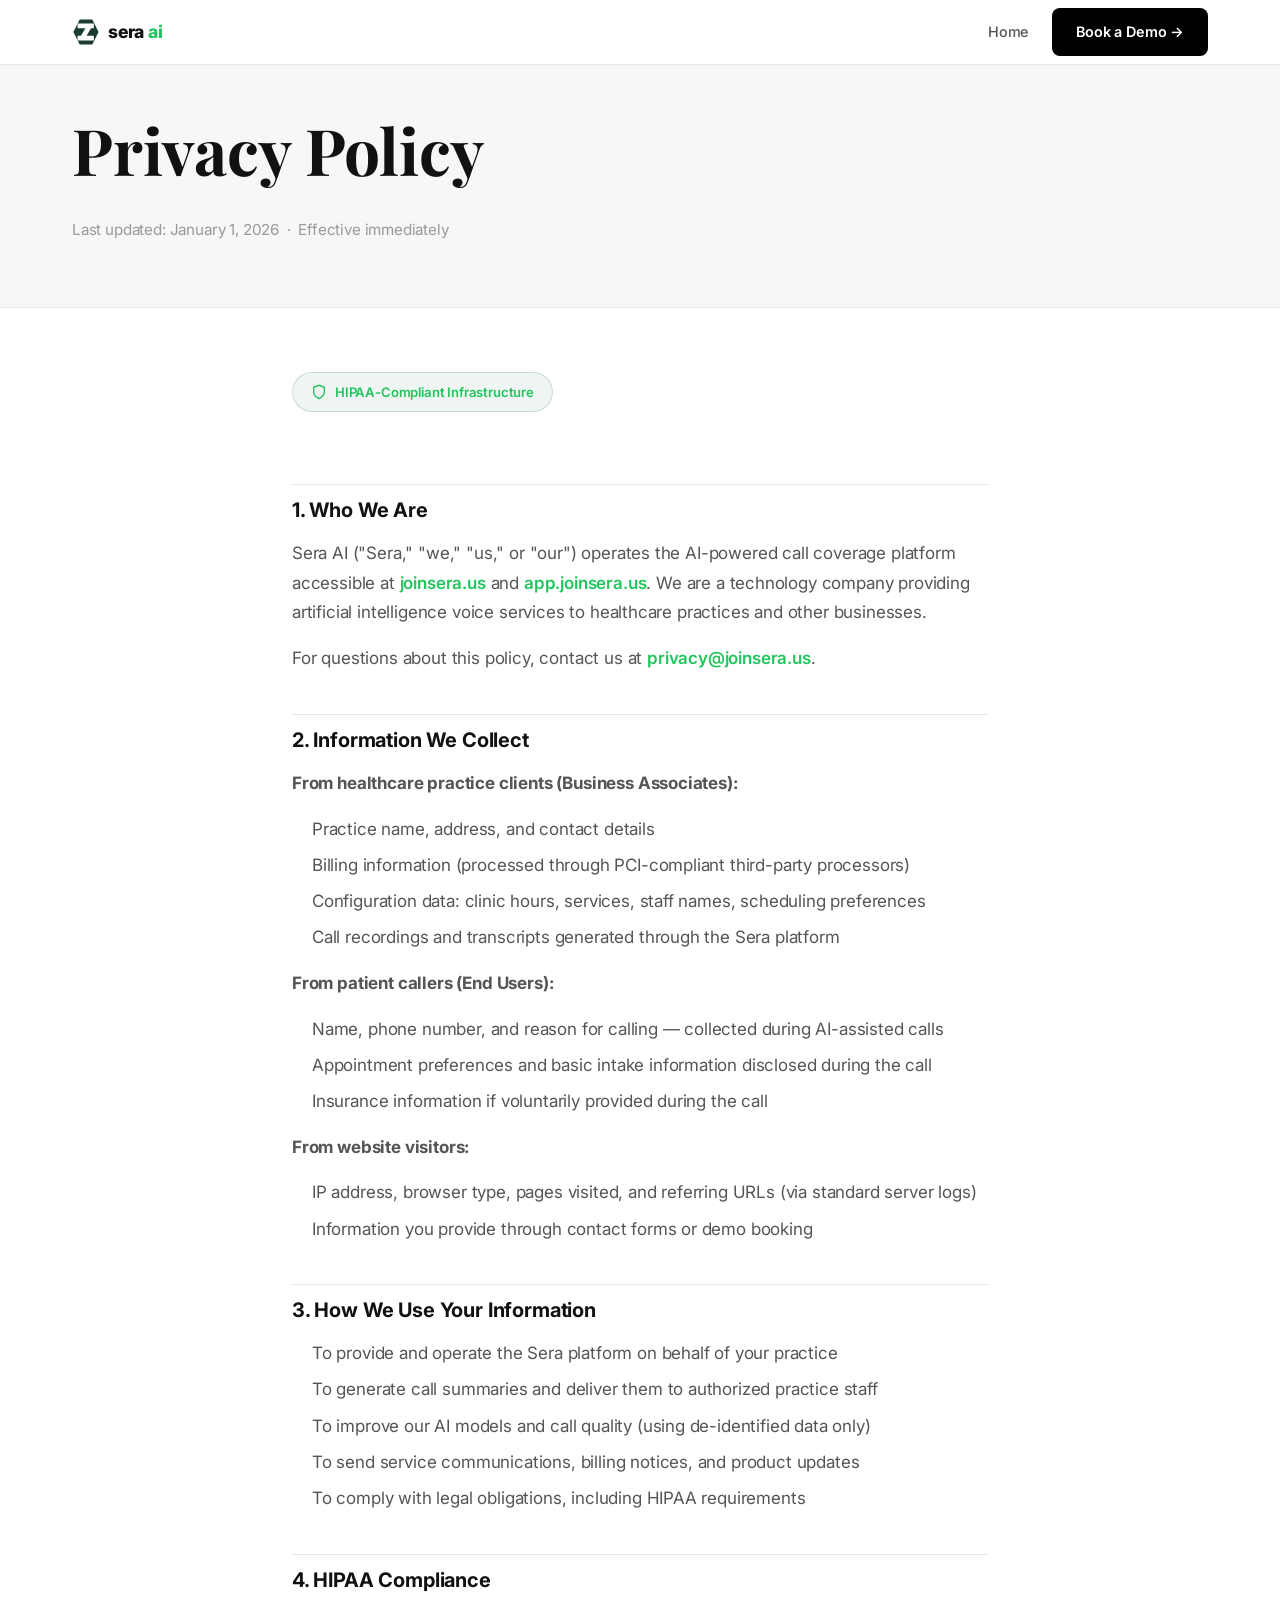
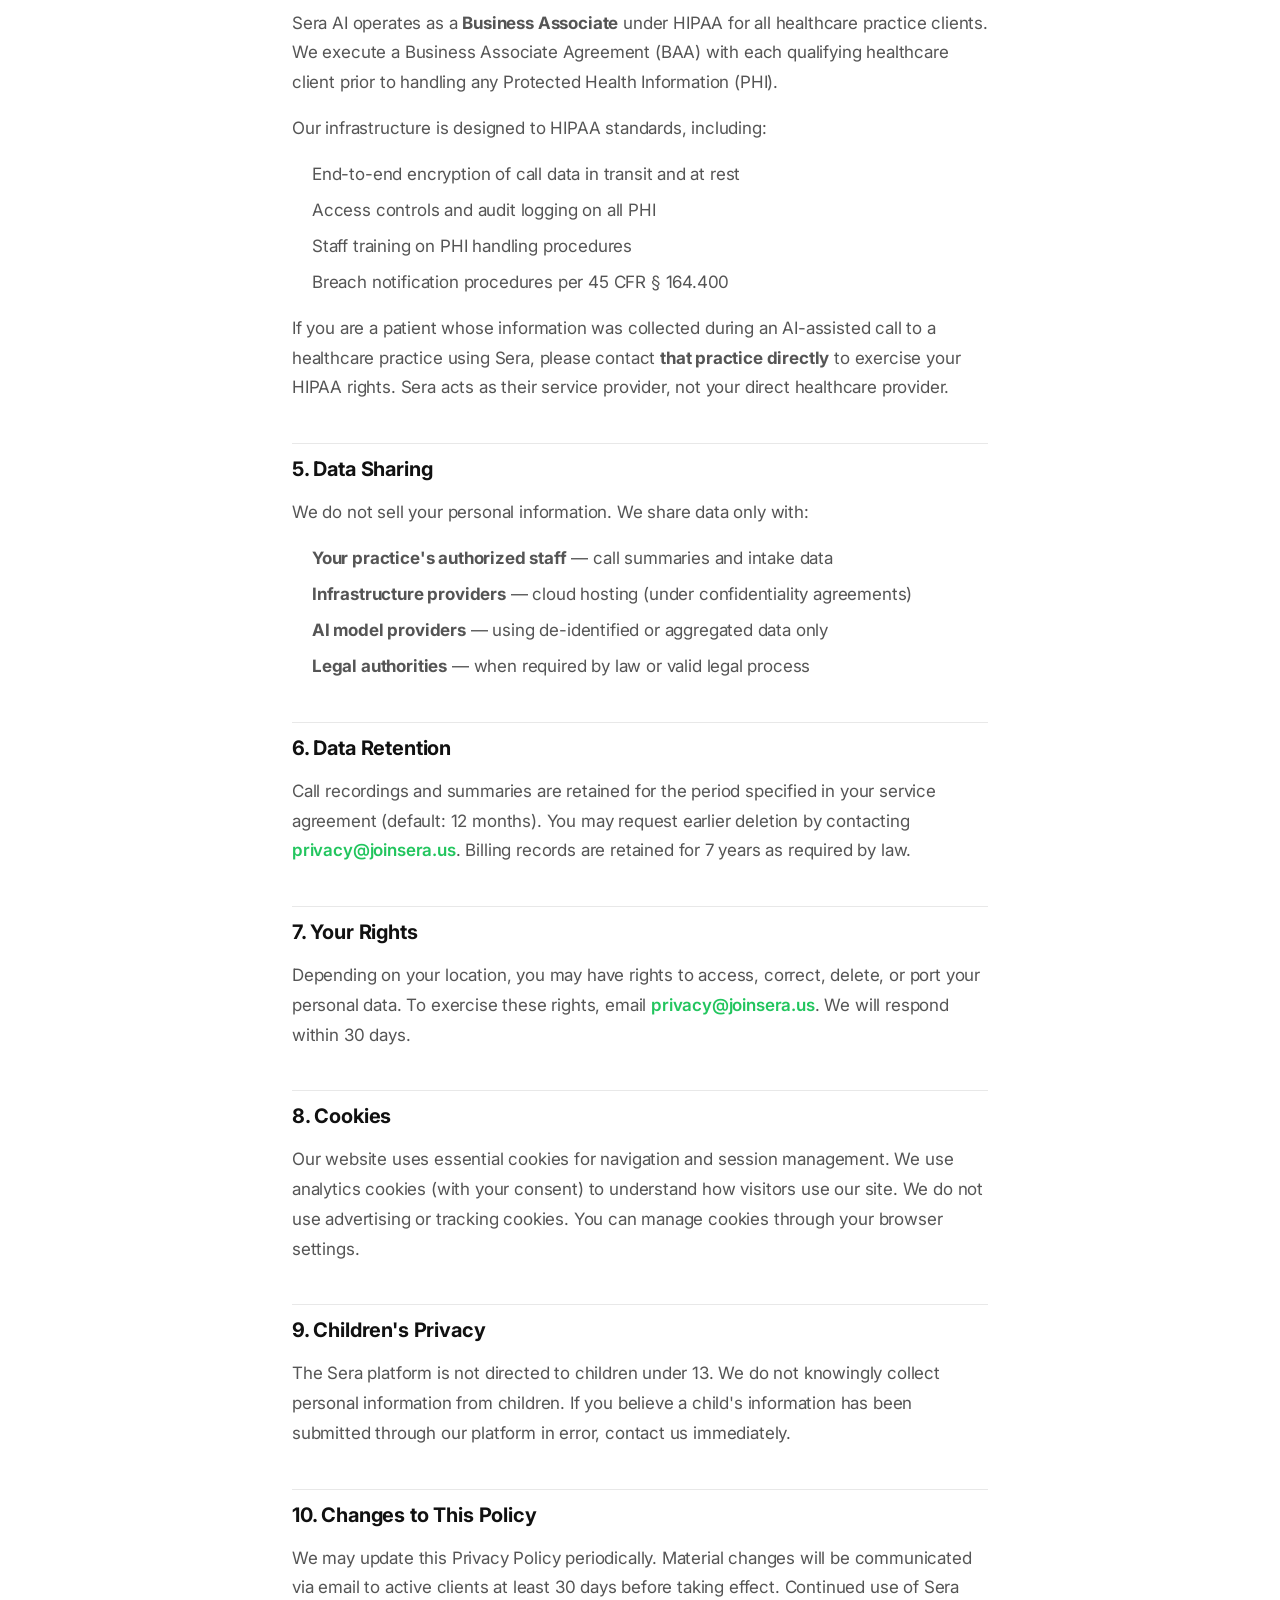
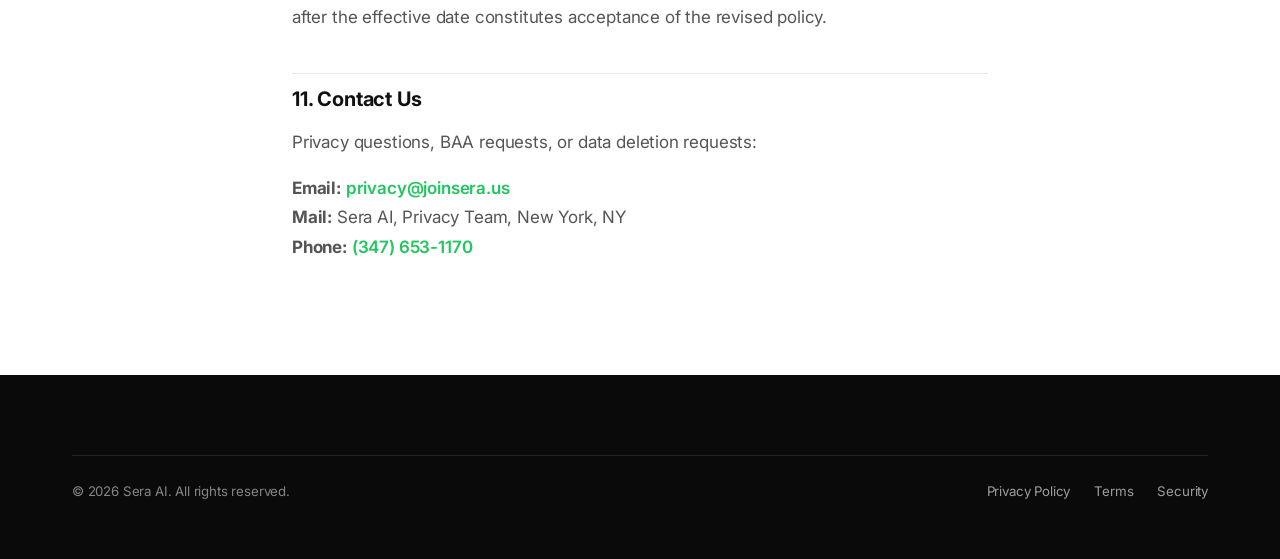
<file: privacy.html>
<!DOCTYPE html>
<html lang="en">
<head>
<meta charset="UTF-8">
<meta name="viewport" content="width=device-width, initial-scale=1.0">
<title>Privacy Policy — Sera AI</title>
<meta name="description" content="Sera AI Privacy Policy. Learn how we collect, use, and protect your data. HIPAA-compliant infrastructure.">
<link rel="icon" href="/favicon.svg" type="image/svg+xml">
<link rel="icon" href="/favicon.png" type="image/png">
<link rel="apple-touch-icon" href="/favicon.svg">
<link rel="preconnect" href="https://fonts.googleapis.com">
<link rel="preconnect" href="https://fonts.gstatic.com" crossorigin>
<link href="https://fonts.googleapis.com/css2?family=Playfair+Display:ital,wght@0,400;1,400;1,600&family=Inter:wght@300;400;500;600&display=swap" rel="stylesheet">
<link rel="stylesheet" href="css/styles.css">
<style>
.legal-hero{background:var(--bg-off-white);padding:6rem 0 4rem;border-bottom:1px solid var(--border)}
.legal-hero h1{font-family:var(--font-heading);font-size:clamp(2.5rem,5vw,4rem);font-weight:700;color:var(--text-primary);margin-bottom:0.75rem}
.legal-hero p{color:var(--text-muted);font-size:0.95rem}
.legal-body{max-width:760px;margin:0 auto;padding:4rem 2rem 6rem}
.legal-body h2{font-family:var(--font-body);font-size:1.25rem;font-weight:700;color:var(--text-primary);margin:2.5rem 0 0.75rem;padding-top:0.5rem;border-top:1px solid var(--border)}
.legal-body h2:first-child{border-top:none;margin-top:0}
.legal-body p{color:var(--text-secondary);margin-bottom:1rem;line-height:1.75}
.legal-body ul{margin:0.5rem 0 1rem 1.25rem;color:var(--text-secondary);line-height:1.75}
.legal-body ul li{margin-bottom:0.4rem}
.legal-body a{color:var(--green);font-weight:600}
.hipaa-badge{display:inline-flex;align-items:center;gap:8px;background:rgba(45,125,95,0.08);color:var(--green);border:1px solid rgba(45,125,95,0.2);border-radius:50px;padding:8px 18px;font-size:0.82rem;font-weight:600;margin-bottom:2rem}
</style>
<meta property="og:image" content="https://joinsera.us/assets/images/og-image.png">
<meta name="twitter:card" content="summary_large_image">
<meta name="twitter:image" content="https://joinsera.us/assets/images/og-image.png">
</head>
<body>
<nav class="nav" id="nav">
  <div class="nav__inner">
    <a href="index.html" class="nav__logo">
      <svg width="28" height="28" viewBox="0 0 100 100" fill="none"><path d="M27.5,5 L72.5,5 L95,50 L72.5,95 L27.5,95 L5,50 Z" fill="#1a3c34"/><path d="M20,20 L78,20 L78,37 L68,37 L52,63 L78,63 L78,80 L20,80 L20,63 L32,63 L48,37 L20,37 Z" fill="white"/></svg>
      <span style="font-weight:800;font-size:1.1rem;color:var(--text-primary)">sera <span style="color:var(--green)">ai</span></span>
    </a>
    <div class="nav__right">
      <a href="index.html" class="nav__login">Home</a>
      <a href="https://calendly.com/sera-ai/demo" target="_blank" rel="noopener" class="nav__cta">Book a Demo &rarr;</a>
    </div>
  </div>
</nav>

<div class="legal-hero">
  <div class="container">
    <h1>Privacy Policy</h1>
    <p>Last updated: January 1, 2026 &nbsp;&middot;&nbsp; Effective immediately</p>
  </div>
</div>

<div class="legal-body">
  <div class="hipaa-badge">
    <svg width="16" height="16" viewBox="0 0 24 24" fill="none" stroke="currentColor" stroke-width="2"><path d="M12 22s8-4 8-10V5l-8-3-8 3v7c0 6 8 10 8 10z"/></svg>
    HIPAA-Compliant Infrastructure
  </div>

  <h2>1. Who We Are</h2>
  <p>Sera AI ("Sera," "we," "us," or "our") operates the AI-powered call coverage platform accessible at <a href="https://joinsera.us">joinsera.us</a> and <a href="https://app.joinsera.us">app.joinsera.us</a>. We are a technology company providing artificial intelligence voice services to healthcare practices and other businesses.</p>
  <p>For questions about this policy, contact us at <a href="mailto:privacy@joinsera.us">privacy@joinsera.us</a>.</p>

  <h2>2. Information We Collect</h2>
  <p><strong>From healthcare practice clients (Business Associates):</strong></p>
  <ul>
    <li>Practice name, address, and contact details</li>
    <li>Billing information (processed through PCI-compliant third-party processors)</li>
    <li>Configuration data: clinic hours, services, staff names, scheduling preferences</li>
    <li>Call recordings and transcripts generated through the Sera platform</li>
  </ul>
  <p><strong>From patient callers (End Users):</strong></p>
  <ul>
    <li>Name, phone number, and reason for calling — collected during AI-assisted calls</li>
    <li>Appointment preferences and basic intake information disclosed during the call</li>
    <li>Insurance information if voluntarily provided during the call</li>
  </ul>
  <p><strong>From website visitors:</strong></p>
  <ul>
    <li>IP address, browser type, pages visited, and referring URLs (via standard server logs)</li>
    <li>Information you provide through contact forms or demo booking</li>
  </ul>

  <h2>3. How We Use Your Information</h2>
  <ul>
    <li>To provide and operate the Sera platform on behalf of your practice</li>
    <li>To generate call summaries and deliver them to authorized practice staff</li>
    <li>To improve our AI models and call quality (using de-identified data only)</li>
    <li>To send service communications, billing notices, and product updates</li>
    <li>To comply with legal obligations, including HIPAA requirements</li>
  </ul>

  <h2>4. HIPAA Compliance</h2>
  <p>Sera AI operates as a <strong>Business Associate</strong> under HIPAA for all healthcare practice clients. We execute a Business Associate Agreement (BAA) with each qualifying healthcare client prior to handling any Protected Health Information (PHI).</p>
  <p>Our infrastructure is designed to HIPAA standards, including:</p>
  <ul>
    <li>End-to-end encryption of call data in transit and at rest</li>
    <li>Access controls and audit logging on all PHI</li>
    <li>Staff training on PHI handling procedures</li>
    <li>Breach notification procedures per 45 CFR § 164.400</li>
  </ul>
  <p>If you are a patient whose information was collected during an AI-assisted call to a healthcare practice using Sera, please contact <strong>that practice directly</strong> to exercise your HIPAA rights. Sera acts as their service provider, not your direct healthcare provider.</p>

  <h2>5. Data Sharing</h2>
  <p>We do not sell your personal information. We share data only with:</p>
  <ul>
    <li><strong>Your practice's authorized staff</strong> — call summaries and intake data</li>
    <li><strong>Infrastructure providers</strong> — cloud hosting (under confidentiality agreements)</li>
    <li><strong>AI model providers</strong> — using de-identified or aggregated data only</li>
    <li><strong>Legal authorities</strong> — when required by law or valid legal process</li>
  </ul>

  <h2>6. Data Retention</h2>
  <p>Call recordings and summaries are retained for the period specified in your service agreement (default: 12 months). You may request earlier deletion by contacting <a href="mailto:privacy@joinsera.us">privacy@joinsera.us</a>. Billing records are retained for 7 years as required by law.</p>

  <h2>7. Your Rights</h2>
  <p>Depending on your location, you may have rights to access, correct, delete, or port your personal data. To exercise these rights, email <a href="mailto:privacy@joinsera.us">privacy@joinsera.us</a>. We will respond within 30 days.</p>

  <h2>8. Cookies</h2>
  <p>Our website uses essential cookies for navigation and session management. We use analytics cookies (with your consent) to understand how visitors use our site. We do not use advertising or tracking cookies. You can manage cookies through your browser settings.</p>

  <h2>9. Children's Privacy</h2>
  <p>The Sera platform is not directed to children under 13. We do not knowingly collect personal information from children. If you believe a child's information has been submitted through our platform in error, contact us immediately.</p>

  <h2>10. Changes to This Policy</h2>
  <p>We may update this Privacy Policy periodically. Material changes will be communicated via email to active clients at least 30 days before taking effect. Continued use of Sera after the effective date constitutes acceptance of the revised policy.</p>

  <h2>11. Contact Us</h2>
  <p>Privacy questions, BAA requests, or data deletion requests:</p>
  <p><strong>Email:</strong> <a href="mailto:privacy@joinsera.us">privacy@joinsera.us</a><br>
  <strong>Mail:</strong> Sera AI, Privacy Team, New York, NY<br>
  <strong>Phone:</strong> <a href="tel:3476531170">(347) 653-1170</a></p>
</div>

<footer class="footer">
  <div style="max-width:1200px;margin:0 auto;padding:0 2rem">
    <div style="display:flex;justify-content:space-between;align-items:center;padding:24px 0;border-top:1px solid rgba(255,255,255,0.1);flex-wrap:wrap;gap:12px">
      <p style="color:rgba(255,255,255,0.5);font-size:0.83rem">&copy; 2026 Sera AI. All rights reserved.</p>
      <div style="display:flex;gap:24px;font-size:0.83rem">
        <a href="privacy.html" style="color:rgba(255,255,255,0.6)">Privacy Policy</a>
        <a href="terms.html" style="color:rgba(255,255,255,0.6)">Terms</a>
        <a href="security.html" style="color:rgba(255,255,255,0.6)">Security</a>
      </div>
    </div>
  </div>
</footer>
<script>
const nav=document.getElementById('nav');
window.addEventListener('scroll',()=>{nav.classList.toggle('scrolled',window.scrollY>20)});
</script>
</body>
</html>
</file>
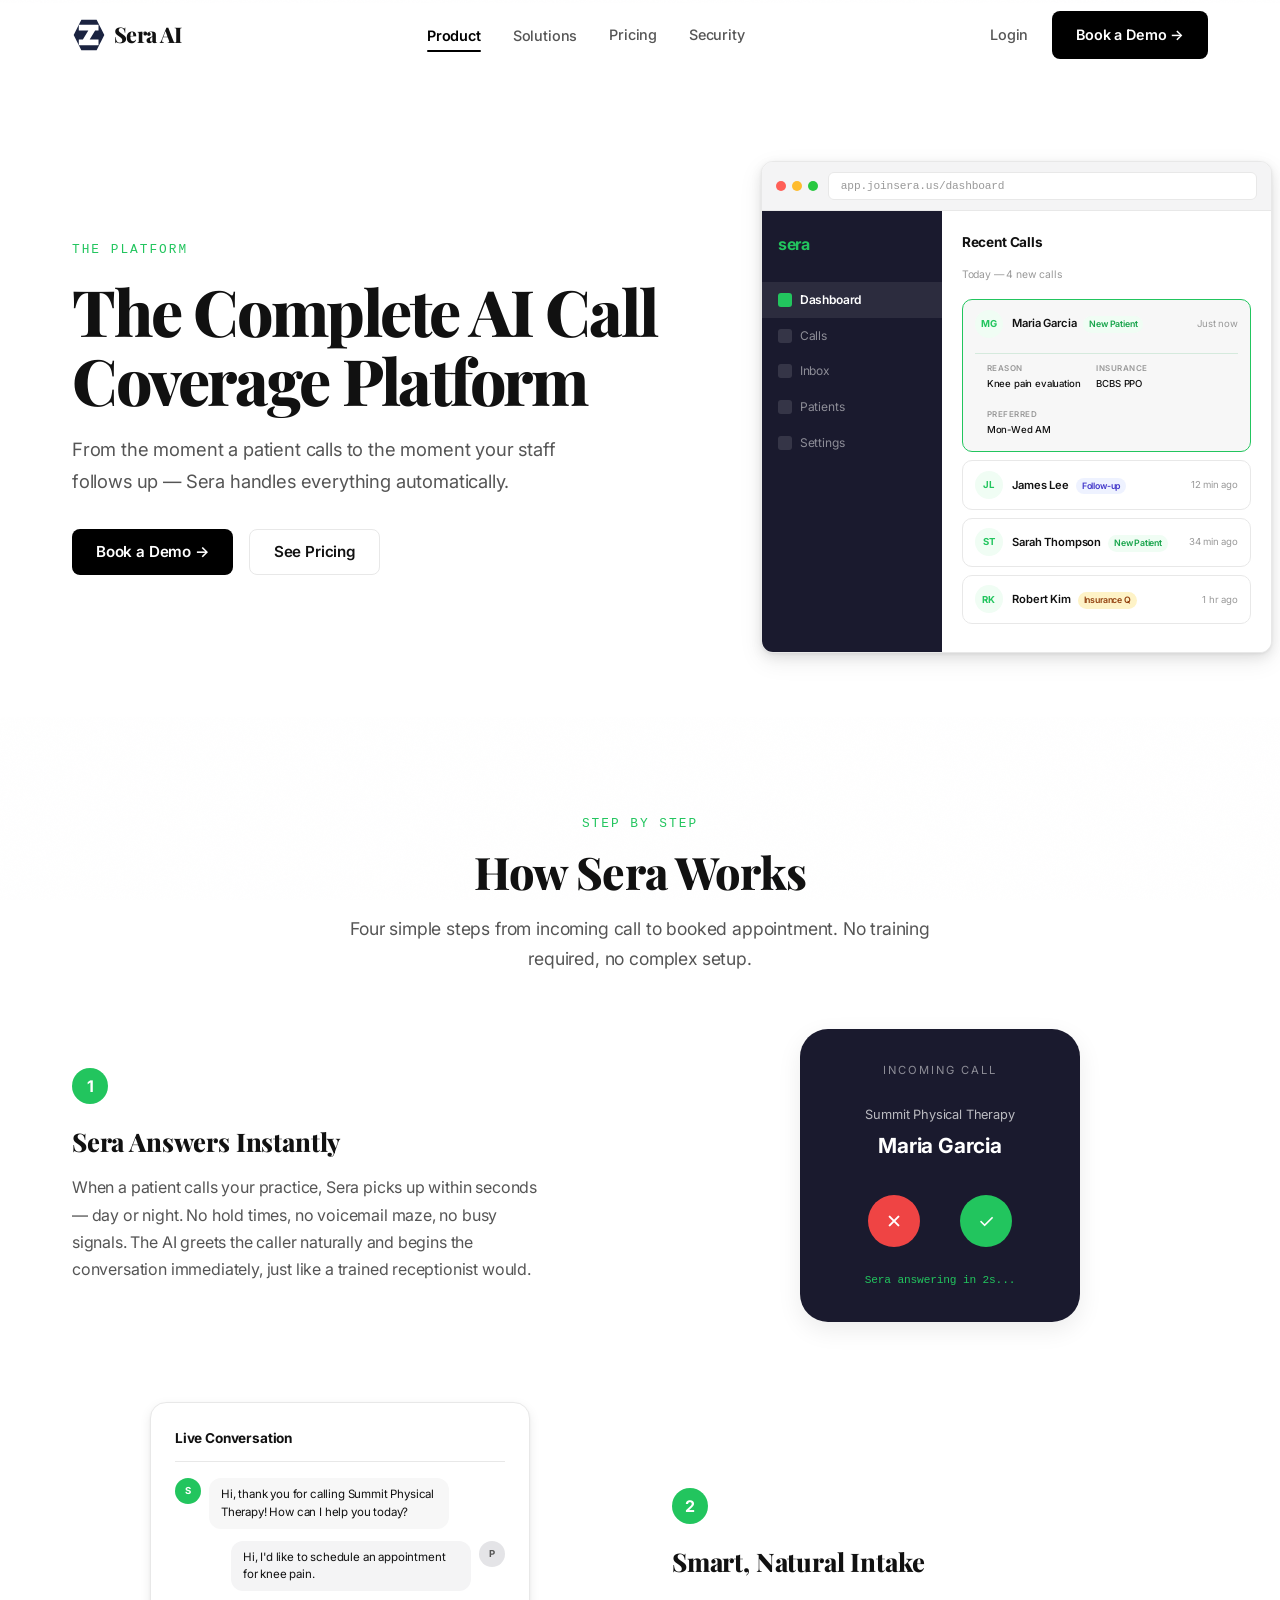
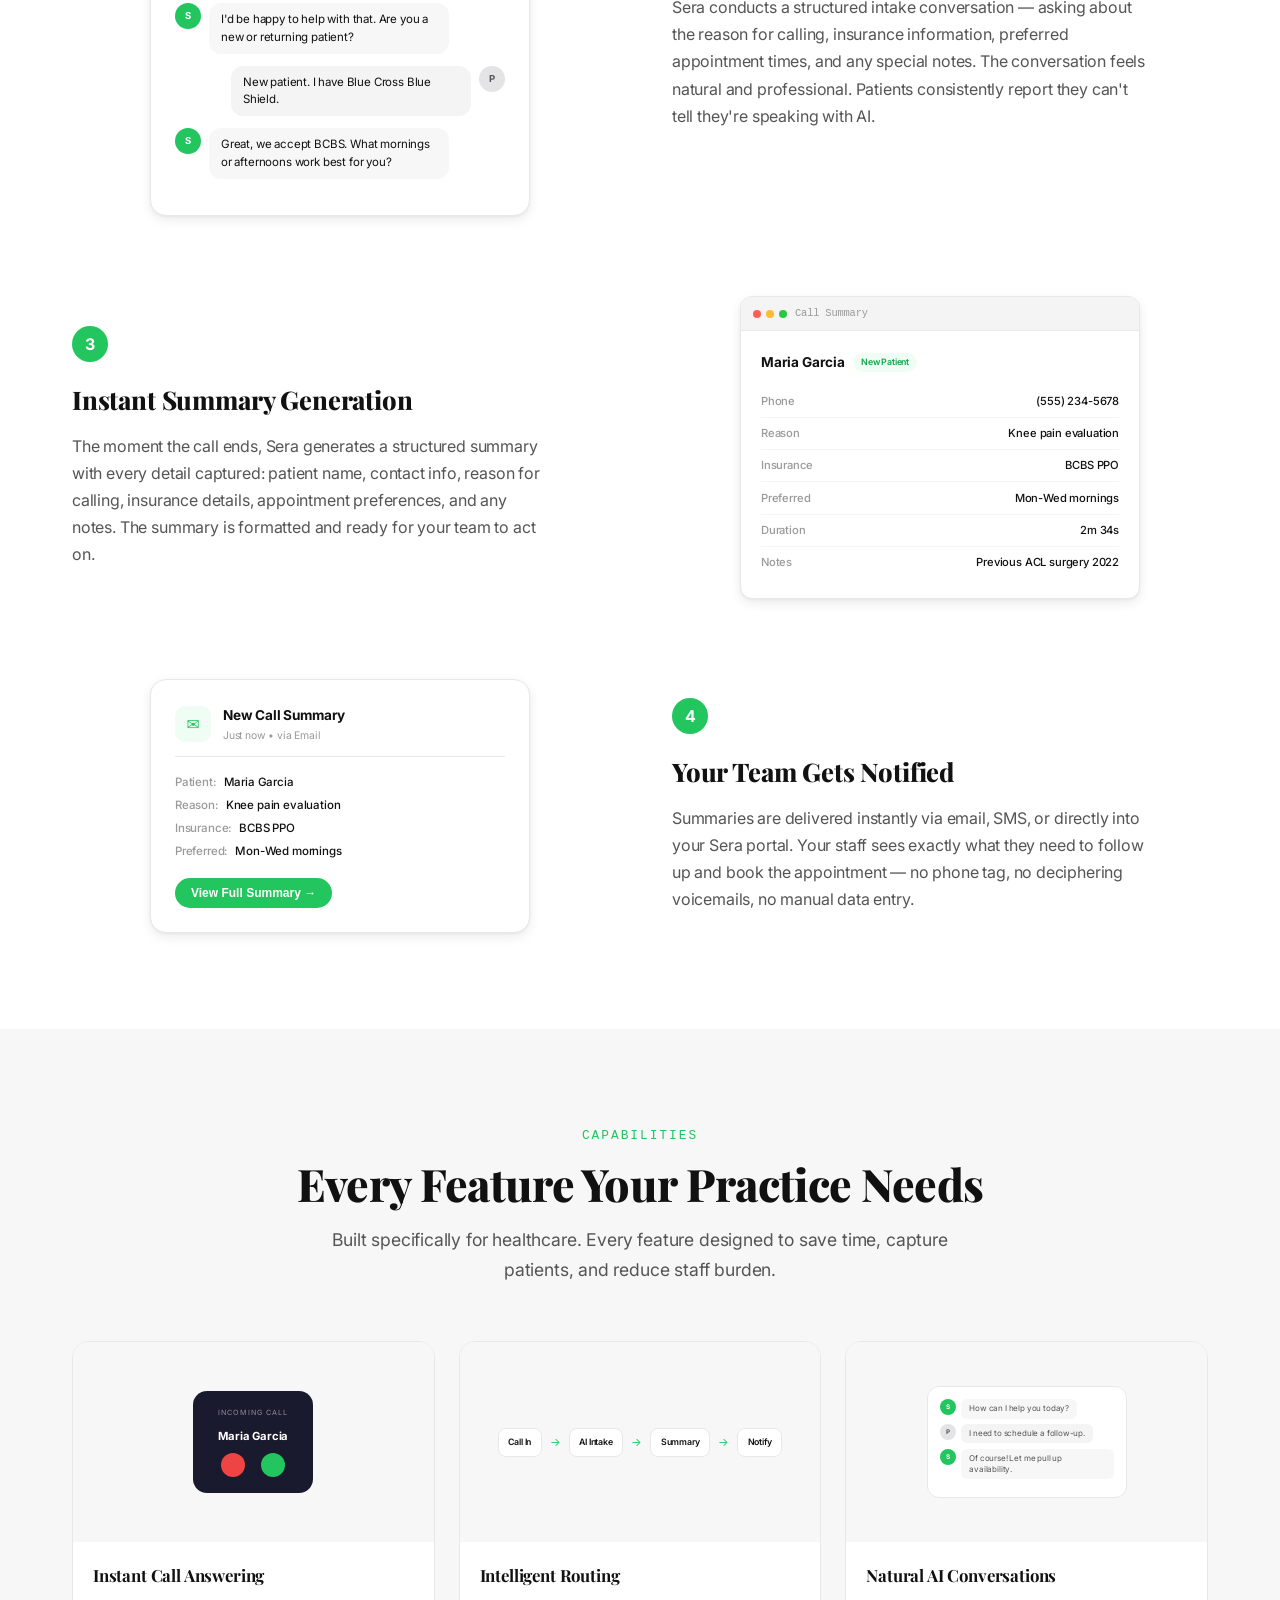
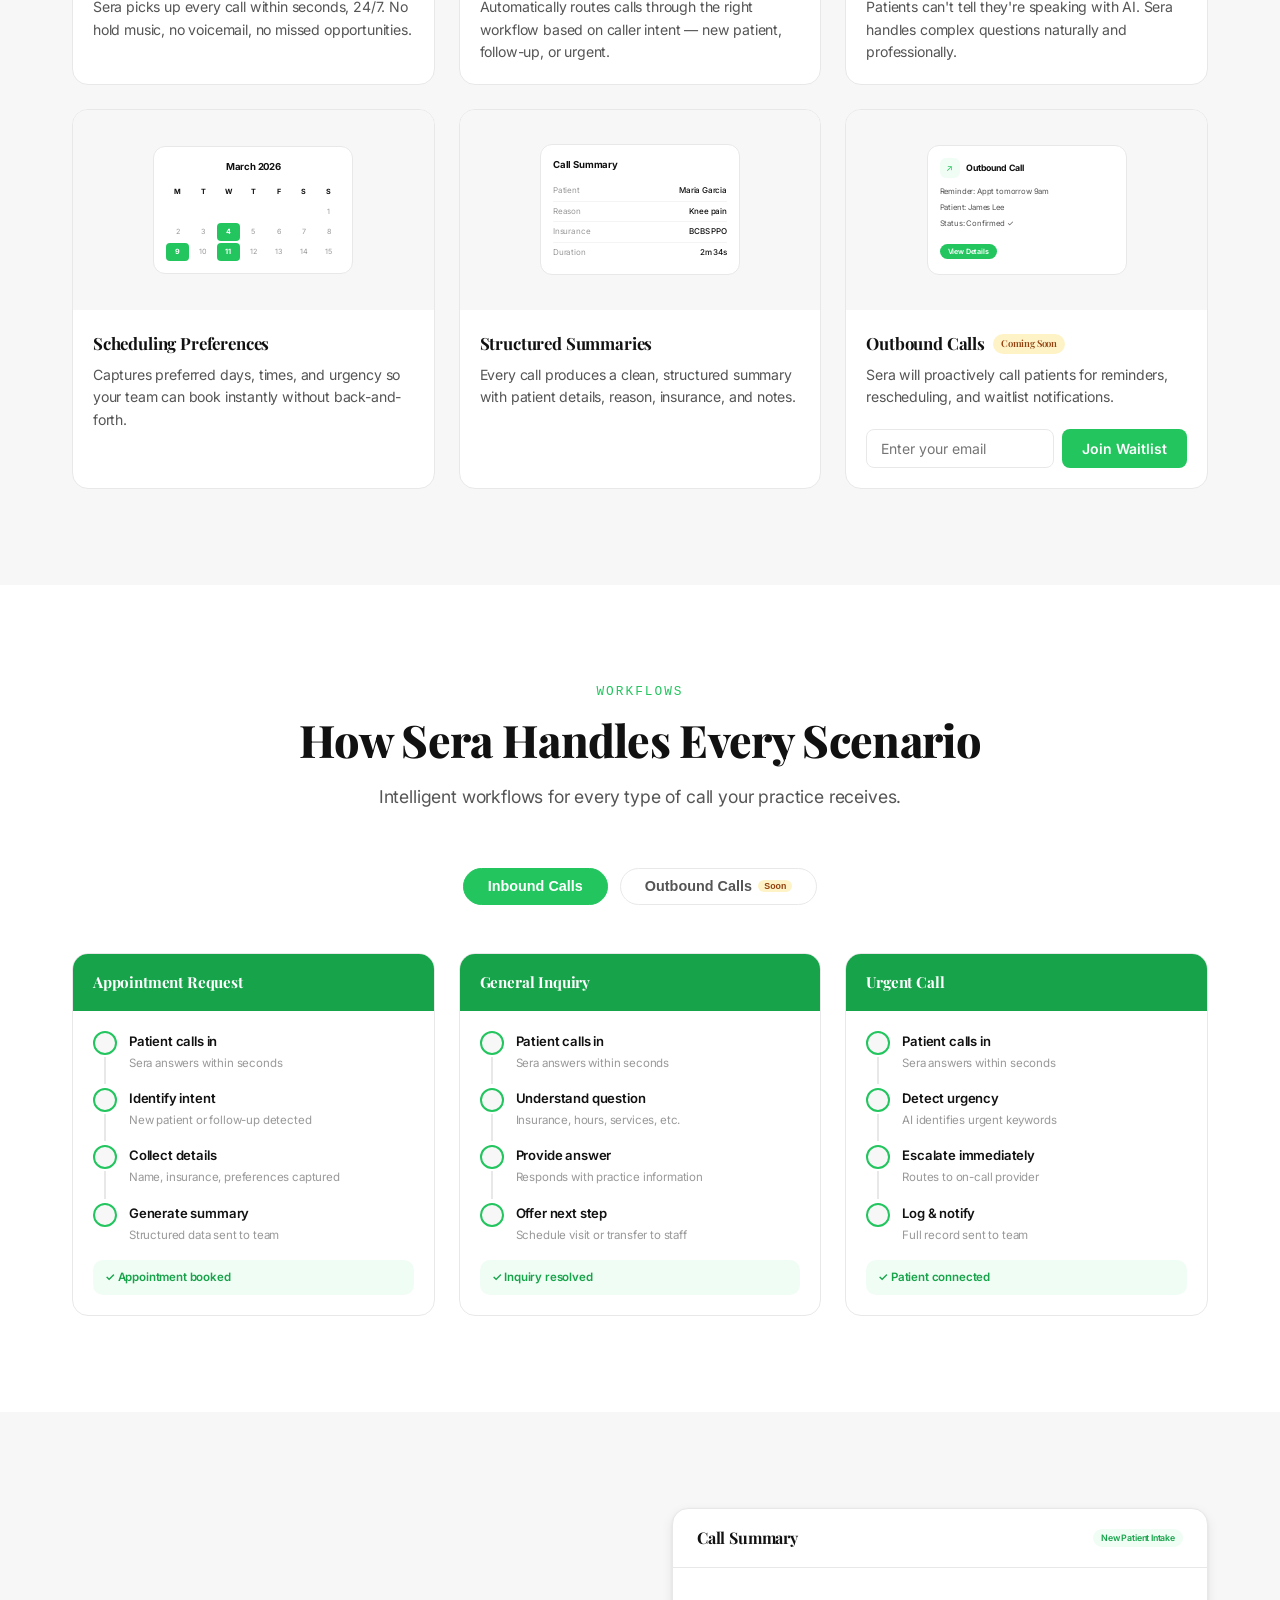
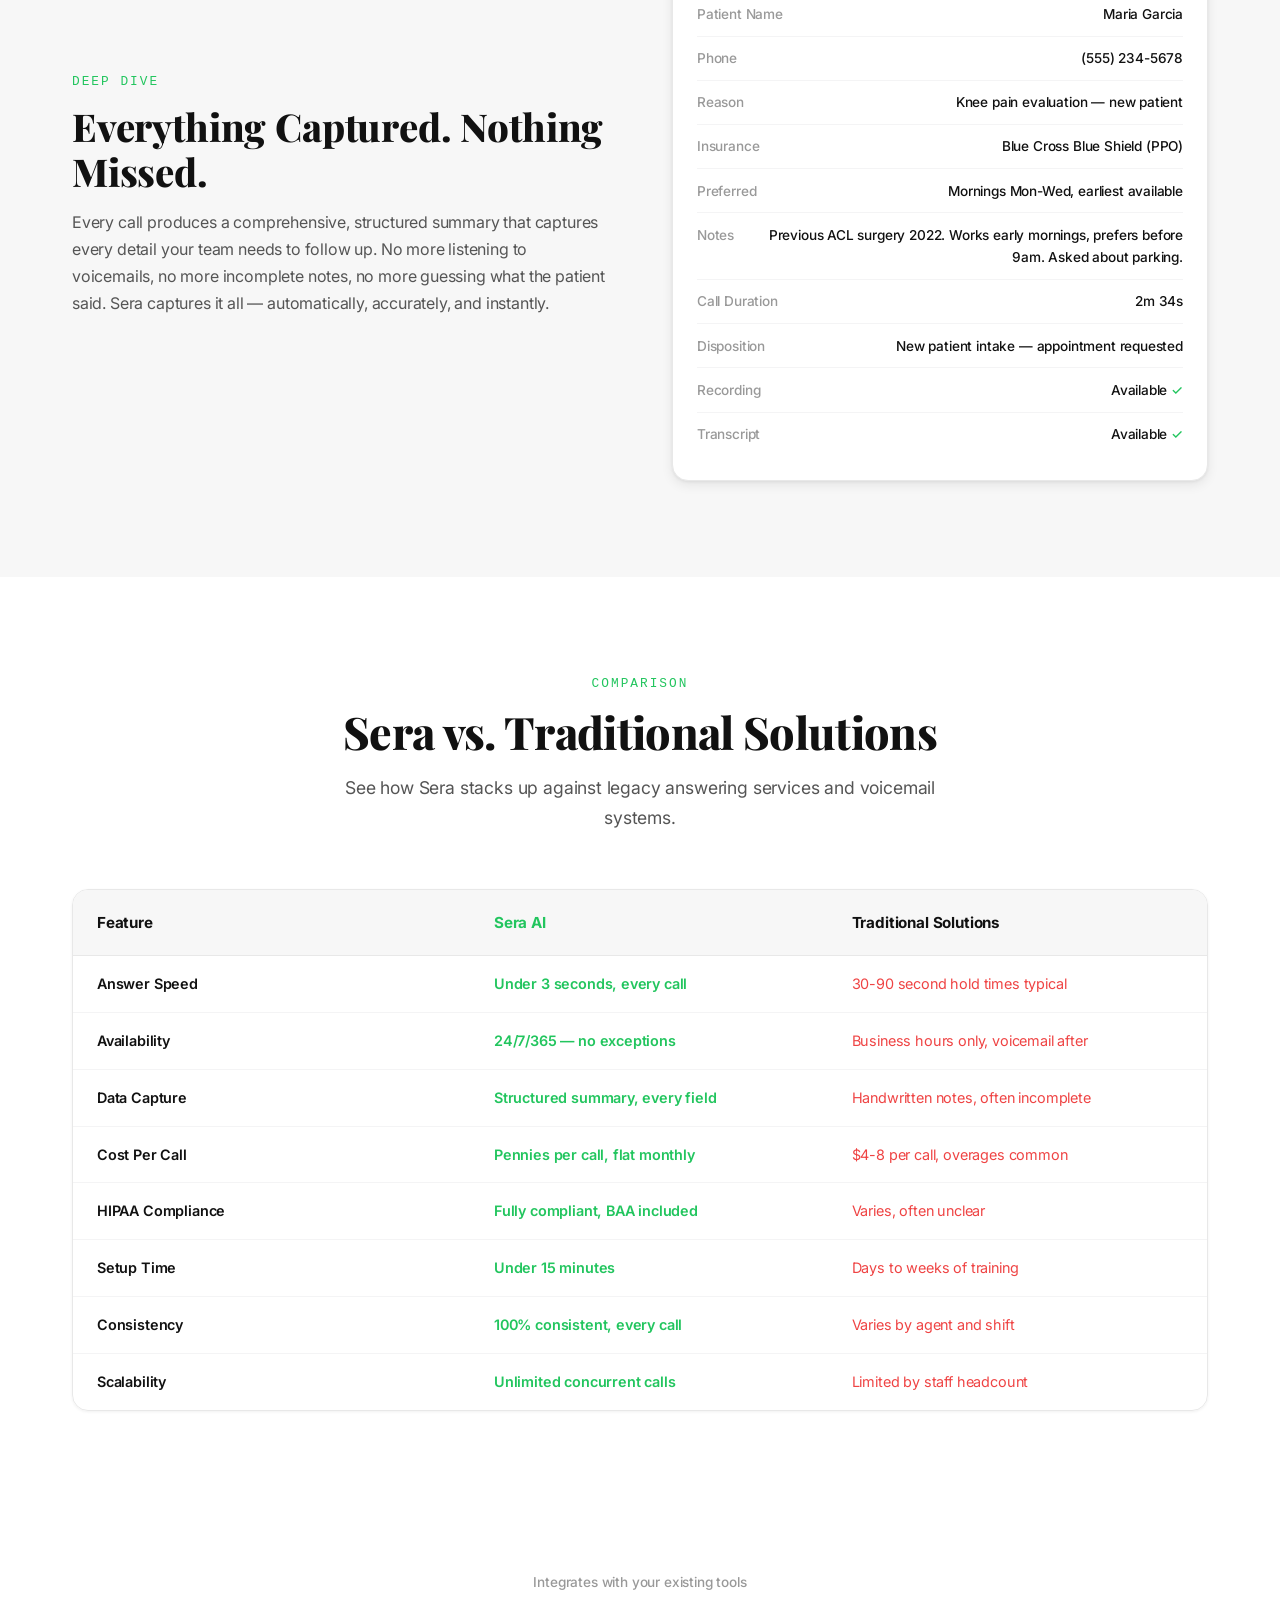
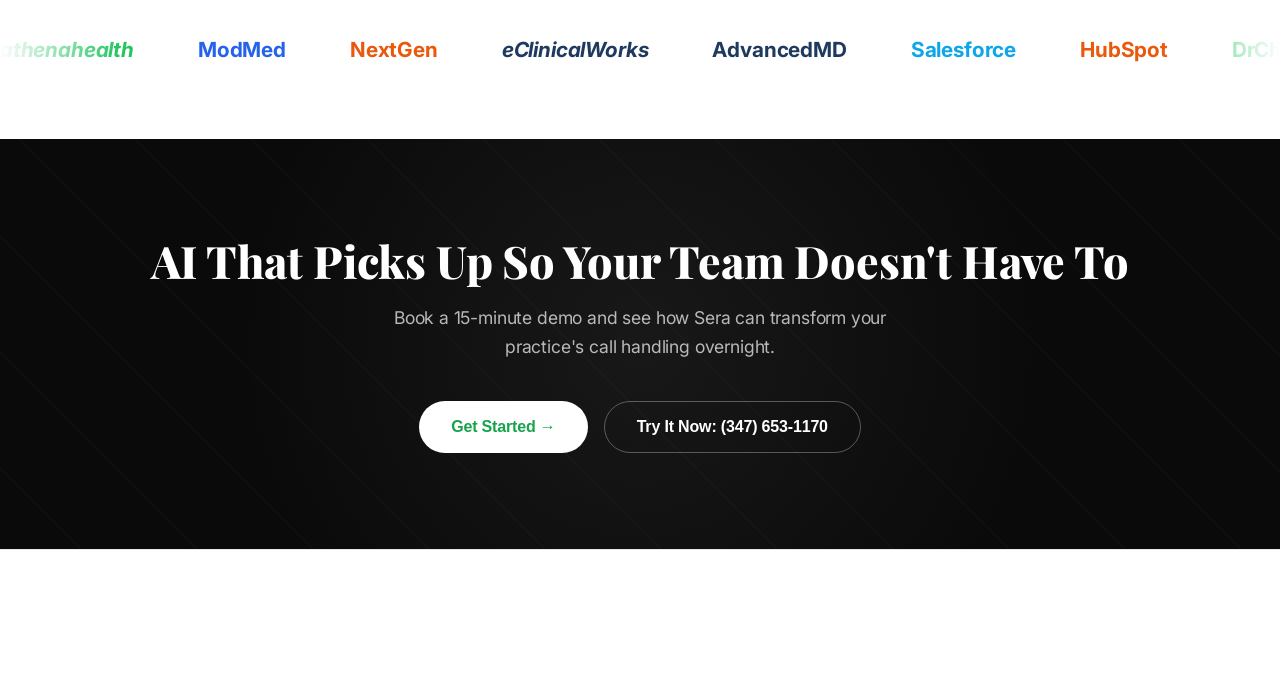
<file: product.html>
<!DOCTYPE html>
<html lang="en">
<head>
<meta charset="UTF-8">
<meta name="viewport" content="width=device-width, initial-scale=1.0">
<title>Product — Sera | AI Call Coverage Platform for Healthcare</title>
<meta name="description" content="See how Sera handles every call — from instant answering to structured summaries. AI-powered intake, smart routing, and automated scheduling.">
<meta property="og:title" content="Product — Sera | The Complete AI Call Coverage Platform">
<meta property="og:description" content="From patient call to staff follow-up — Sera handles everything. See the complete platform.">
<meta property="og:type" content="website">
<meta property="og:url" content="https://joinsera.us/product">
<meta name="twitter:card" content="summary_large_image">
<meta property="og:image" content="https://joinsera.us/assets/images/og-image.png">
<meta name="twitter:image" content="https://joinsera.us/assets/images/og-image.png">
<link rel="icon" href="/favicon.svg" type="image/svg+xml">
<link rel="icon" href="/favicon.png" type="image/png">
<link rel="apple-touch-icon" href="/favicon.svg">
<link rel="canonical" href="https://joinsera.us/product">
<link rel="preconnect" href="https://fonts.googleapis.com">
<link rel="preconnect" href="https://fonts.gstatic.com" crossorigin>
<link href="https://fonts.googleapis.com/css2?family=Playfair+Display:ital,wght@0,400;1,400;1,600&family=Inter:wght@300;400;500;600&display=swap" rel="stylesheet">
<link rel="stylesheet" href="css/styles.css">
<style>
:root {
  --green: #22C55E;
  --green-hover: #16A34A;
  --green-light: #F0FDF4;
  --green-dark: #16A34A;
  --teal: #22C55E;
  --text-heading: #111111;
  --text-body: #555555;
  --text-muted: #999999;
  --border: #E8E8E8;
  --bg-warm: #F7F7F7;
  --bg-green-tint: #F7F7F7;
  --font-sans: 'Inter', system-ui, sans-serif;
  --font-mono: 'IBM Plex Mono', monospace;
  --radius-pill: 100px;
  --radius-card: 16px;
  --shadow-sm: 0 1px 3px rgba(0,0,0,0.06);
  --shadow-md: 0 4px 12px rgba(0,0,0,0.08);
  --shadow-lg: 0 8px 24px rgba(0,0,0,0.08);
  --shadow-card: 0 1px 3px rgba(0,0,0,0.06);
  --shadow-card-hover: 0 4px 12px rgba(0,0,0,0.08);
}

*, *::before, *::after { margin: 0; padding: 0; box-sizing: border-box; }

html { scroll-behavior: smooth; }

h1,h2,h3,h4,h5,h6 { font-family: var(--font-heading); }

body {
  font-family: var(--font-sans);
  color: var(--text-body);
  line-height: 1.65;
  letter-spacing: -0.01em;
  background: var(--bg-white);
  position: relative;
  -webkit-font-smoothing: antialiased;
}

body::before {
  content: '';
  position: fixed;
  inset: 0;
  z-index: 0;
  opacity: 0.018;
  pointer-events: none;
  background-image: url("data:image/svg+xml,%3Csvg viewBox='0 0 256 256' xmlns='http://www.w3.org/2000/svg'%3E%3Cfilter id='noise'%3E%3CfeTurbulence type='fractalNoise' baseFrequency='0.85' numOctaves='4' stitchTiles='stitch'/%3E%3C/filter%3E%3Crect width='100%25' height='100%25' filter='url(%23noise)'/%3E%3C/svg%3E");
  background-repeat: repeat;
  background-size: 256px 256px;
}

/* Scroll progress bar */
.scroll-progress {
  position: fixed;
  top: 0;
  left: 0;
  height: 3px;
  width: 0%;
  background: #000;
  background-size: 200% 100%;
  animation: gradientShift 3s ease infinite;
  z-index: 9999;
  transition: width 0.05s linear;
}

@keyframes gradientShift {
  0% { background-position: 0% 50%; }
  50% { background-position: 100% 50%; }
  100% { background-position: 0% 50%; }
}

/* NAV */
.nav {
  position: sticky;
  top: 3px;
  background: rgba(255,255,255,0.92);
  backdrop-filter: blur(16px);
  -webkit-backdrop-filter: blur(16px);
  border-bottom: 1px solid transparent;
  z-index: 100;
  transition: border-color 0.3s, box-shadow 0.3s;
}

.nav.scrolled {
  border-bottom-color: var(--border);
  box-shadow: 0 1px 12px rgba(0,0,0,0.06);
}

.nav-inner {
  max-width: 1200px;
  margin: 0 auto;
  padding: 0 2rem;
  height: 64px;
  display: flex;
  align-items: center;
  justify-content: space-between;
}

.nav-logo {
  font-family: var(--font-heading);
  font-size: 1.4rem;
  font-weight: 800;
  color: #111;
  text-decoration: none;
}

.nav-links {
  display: flex;
  gap: 2rem;
  list-style: none;
  align-items: center;
}

.nav-links a {
  text-decoration: none;
  color: var(--text-body);
  font-size: 0.95rem;
  font-weight: 500;
  transition: color 0.2s;
  padding-bottom: 2px;
}

.nav-links a:hover { color: var(--text-heading); }

.nav-links a.active {
  color: #000;
  font-weight: 700;
  border-bottom: 2px solid #000;
  padding-bottom: 2px;
}

.nav-right {
  display: flex;
  align-items: center;
  gap: 1.25rem;
}

.nav-login {
  text-decoration: none;
  color: var(--text-body);
  font-size: 0.95rem;
  font-weight: 500;
}

.btn-primary {
  display: inline-flex;
  align-items: center;
  gap: 0.35rem;
  background: #000;
  color: #fff;
  border: none;
  padding: 0.6rem 1.5rem;
  border-radius: 8px;
  font-size: 0.95rem;
  font-weight: 600;
  font-family: 'Inter', sans-serif;
  cursor: pointer;
  text-decoration: none;
  transition: background 0.2s, transform 0.15s;
}

.btn-primary:hover { background: #333; transform: translateY(-1px); }

.btn-outline {
  display: inline-flex;
  align-items: center;
  gap: 0.35rem;
  background: transparent;
  color: var(--text-heading);
  border: 1.5px solid var(--border);
  padding: 0.6rem 1.5rem;
  border-radius: 8px;
  font-size: 0.95rem;
  font-weight: 600;
  font-family: 'Inter', sans-serif;
  cursor: pointer;
  text-decoration: none;
  transition: border-color 0.2s, transform 0.15s;
}

.btn-outline:hover { border-color: #999; color: #000; transform: translateY(-1px); }

.hamburger {
  display: none;
  flex-direction: column;
  gap: 5px;
  cursor: pointer;
  background: none;
  border: none;
  padding: 4px;
}

.hamburger span {
  display: block;
  width: 22px;
  height: 2px;
  background: var(--text-heading);
  border-radius: 2px;
  transition: transform 0.3s, opacity 0.3s;
}

.mobile-menu {
  display: none;
  position: fixed;
  top: 67px;
  left: 0;
  right: 0;
  background: #fff;
  border-bottom: 1px solid var(--border);
  padding: 1.5rem 2rem;
  z-index: 140;
  box-shadow: var(--shadow-md);
}

.mobile-menu.open { display: block; }

.mobile-menu a {
  display: block;
  padding: 0.75rem 0;
  text-decoration: none;
  color: var(--text-body);
  font-weight: 500;
  font-size: 1rem;
  border-bottom: 1px solid var(--border);
}

.mobile-menu a.active { color: var(--green); font-weight: 700; }

.mobile-menu a:last-child { border-bottom: none; }

/* CONTAINER */
.container {
  max-width: 1200px;
  margin: 0 auto;
  padding: 0 2rem;
}

/* HERO */
.hero {
  background: #fff;
  padding: 6rem 0 4rem;
  position: relative;
  z-index: 1;
}

.hero-inner {
  display: flex;
  align-items: center;
  gap: 4rem;
}

.hero-text {
  flex: 0 0 55%;
}

.hero-eyebrow {
  font-family: var(--font-mono);
  font-size: 0.8rem;
  font-weight: 500;
  color: var(--green);
  text-transform: uppercase;
  letter-spacing: 2px;
  margin-bottom: 1rem;
}

.hero-headline {
  font-family: var(--font-heading);
  font-size: clamp(2.8rem, 5vw, 4rem);
  font-weight: 800;
  color: var(--text-heading);
  line-height: 1.08;
  letter-spacing: -0.035em;
  margin-bottom: 1.25rem;
}

.hero-sub {
  font-size: 1.15rem;
  color: var(--text-body);
  line-height: 1.7;
  margin-bottom: 2rem;
  max-width: 520px;
}

.hero-buttons {
  display: flex;
  gap: 1rem;
  flex-wrap: wrap;
}

.hero-visual {
  flex: 0 0 45%;
}

/* Browser Mockup */
.browser-mockup {
  border-radius: 12px;
  overflow: hidden;
  box-shadow: var(--shadow-sm), var(--shadow-md), var(--shadow-lg);
  border: 1px solid var(--border);
  background: #fff;
}

.browser-chrome {
  background: #f4f4f5;
  padding: 10px 14px;
  display: flex;
  align-items: center;
  gap: 10px;
  border-bottom: 1px solid var(--border);
}

.browser-dots {
  display: flex;
  gap: 6px;
}

.browser-dots span {
  width: 10px;
  height: 10px;
  border-radius: 50%;
}

.browser-dots span:nth-child(1) { background: #FF5F57; }
.browser-dots span:nth-child(2) { background: #FEBC2E; }
.browser-dots span:nth-child(3) { background: #28C840; }

.browser-url {
  flex: 1;
  background: #fff;
  border: 1px solid var(--border);
  border-radius: 6px;
  padding: 4px 12px;
  font-family: var(--font-mono);
  font-size: 0.7rem;
  color: var(--text-muted);
}

.browser-body {
  display: flex;
  min-height: 320px;
}

.dash-sidebar {
  width: 180px;
  background: #1a1a2e;
  padding: 1.25rem 0;
  flex-shrink: 0;
}

.dash-sidebar-logo {
  color: var(--green);
  font-weight: 700;
  font-size: 1rem;
  padding: 0 1rem;
  margin-bottom: 1.5rem;
}

.dash-sidebar-nav {
  list-style: none;
}

.dash-sidebar-nav li {
  padding: 0.5rem 1rem;
  font-size: 0.75rem;
  color: rgba(255,255,255,0.5);
  cursor: default;
  display: flex;
  align-items: center;
  gap: 0.5rem;
  transition: background 0.2s;
}

.dash-sidebar-nav li.active {
  background: rgba(255,255,255,0.08);
  color: #fff;
  font-weight: 600;
}

.dash-sidebar-nav li .nav-icon {
  width: 14px;
  height: 14px;
  border-radius: 3px;
  background: rgba(255,255,255,0.12);
  flex-shrink: 0;
}

.dash-sidebar-nav li.active .nav-icon {
  background: var(--green);
}

.dash-main {
  flex: 1;
  padding: 1.25rem;
  background: #fff;
  overflow: hidden;
}

.dash-header {
  font-size: 0.85rem;
  font-weight: 700;
  color: var(--text-heading);
  margin-bottom: 0.75rem;
}

.dash-subheader {
  font-size: 0.65rem;
  color: var(--text-muted);
  margin-bottom: 1rem;
}

.call-row {
  display: flex;
  align-items: center;
  padding: 0.6rem 0.75rem;
  border: 1px solid var(--border);
  border-radius: 10px;
  margin-bottom: 0.5rem;
  font-size: 0.7rem;
  gap: 0.6rem;
  transition: border-color 0.2s;
  cursor: default;
}

.call-row.expanded {
  flex-wrap: wrap;
  border-color: var(--green);
  background: var(--bg-green-tint);
}

.call-avatar {
  width: 28px;
  height: 28px;
  border-radius: 50%;
  background: var(--green-light);
  color: var(--green);
  display: flex;
  align-items: center;
  justify-content: center;
  font-weight: 700;
  font-size: 0.6rem;
  flex-shrink: 0;
}

.call-info { flex: 1; min-width: 0; }

.call-name {
  font-weight: 600;
  color: var(--text-heading);
  font-size: 0.7rem;
}

.call-type {
  display: inline-block;
  padding: 1px 6px;
  border-radius: 100px;
  font-size: 0.55rem;
  font-weight: 600;
  margin-left: 4px;
}

.call-type.new { background: var(--green-light); color: var(--green-dark); }
.call-type.followup { background: #EEF2FF; color: #4338CA; }
.call-type.insurance { background: #FEF3C7; color: #92400E; }

.call-time {
  font-size: 0.6rem;
  color: var(--text-muted);
  white-space: nowrap;
}

.call-expanded-details {
  width: 100%;
  padding: 0.5rem 0.75rem 0.25rem;
  font-size: 0.6rem;
  color: var(--text-body);
  border-top: 1px solid rgba(22,163,74,0.15);
  margin-top: 0.35rem;
  display: flex;
  gap: 1rem;
  flex-wrap: wrap;
}

.call-detail-item {
  display: flex;
  flex-direction: column;
  gap: 1px;
}

.call-detail-label {
  font-size: 0.5rem;
  text-transform: uppercase;
  letter-spacing: 0.5px;
  color: var(--text-muted);
  font-weight: 600;
}

.call-detail-value {
  font-weight: 500;
  color: var(--text-heading);
}

/* HOW SERA WORKS */
.section { padding: 6rem 0; position: relative; z-index: 1; }
.section-warm { background: var(--bg-warm); }
.section-green-tint { background: var(--bg-green-tint); }

.section-eyebrow {
  font-family: var(--font-mono);
  font-size: 0.8rem;
  font-weight: 500;
  color: var(--green);
  text-transform: uppercase;
  letter-spacing: 2px;
  text-align: center;
  margin-bottom: 0.75rem;
}

.section-headline {
  font-family: var(--font-heading);
  font-size: clamp(2rem, 4vw, 2.8rem);
  font-weight: 800;
  color: var(--text-heading);
  text-align: center;
  margin-bottom: 1rem;
  line-height: 1.15;
}

.section-sub {
  font-size: 1.1rem;
  color: var(--text-body);
  text-align: center;
  max-width: 640px;
  margin: 0 auto 3.5rem;
  line-height: 1.7;
}

/* Steps */
.step-row {
  display: flex;
  align-items: center;
  gap: 4rem;
  margin-bottom: 5rem;
}

.step-row:last-child { margin-bottom: 0; }

.step-row.reverse { flex-direction: row-reverse; }

.step-text { flex: 1; }
.step-visual { flex: 1; }

.step-number {
  width: 36px;
  height: 36px;
  border-radius: 50%;
  background: var(--green);
  color: #fff;
  display: flex;
  align-items: center;
  justify-content: center;
  font-weight: 700;
  font-size: 1rem;
  margin-bottom: 1rem;
}

.step-title {
  font-family: var(--font-heading);
  font-size: 1.6rem;
  font-weight: 800;
  color: var(--text-heading);
  margin-bottom: 0.75rem;
}

.step-desc {
  font-size: 1rem;
  color: var(--text-body);
  line-height: 1.7;
  max-width: 480px;
}

/* Step 1 Phone Mockup */
.phone-mockup {
  width: 280px;
  margin: 0 auto;
  background: #1a1a2e;
  border-radius: 28px;
  padding: 2rem 1.5rem;
  box-shadow: var(--shadow-lg);
  text-align: center;
  color: #fff;
}

.phone-label {
  font-size: 0.7rem;
  color: rgba(255,255,255,0.5);
  text-transform: uppercase;
  letter-spacing: 2px;
  margin-bottom: 1.5rem;
}

.phone-clinic {
  font-size: 0.8rem;
  color: rgba(255,255,255,0.7);
  margin-bottom: 0.25rem;
}

.phone-caller {
  font-size: 1.3rem;
  font-weight: 700;
  margin-bottom: 2rem;
}

.phone-buttons {
  display: flex;
  justify-content: center;
  gap: 2.5rem;
  margin-bottom: 1.5rem;
}

.phone-btn {
  width: 52px;
  height: 52px;
  border-radius: 50%;
  display: flex;
  align-items: center;
  justify-content: center;
  font-size: 1.2rem;
  cursor: default;
}

.phone-btn.decline { background: #EF4444; }
.phone-btn.answer { background: var(--green); }

.phone-status {
  font-family: var(--font-mono);
  font-size: 0.7rem;
  color: var(--green);
}

/* Step 2 Chat Mockup */
.chat-mockup {
  background: #fff;
  border: 1px solid var(--border);
  border-radius: var(--radius-card);
  padding: 1.5rem;
  box-shadow: var(--shadow-sm), var(--shadow-md);
  max-width: 380px;
  margin: 0 auto;
}

.chat-header {
  font-weight: 700;
  font-size: 0.85rem;
  color: var(--text-heading);
  margin-bottom: 1rem;
  padding-bottom: 0.75rem;
  border-bottom: 1px solid var(--border);
}

.chat-bubble {
  display: flex;
  gap: 0.5rem;
  margin-bottom: 0.75rem;
  align-items: flex-start;
}

.chat-bubble.patient { flex-direction: row-reverse; }

.chat-avatar {
  width: 26px;
  height: 26px;
  border-radius: 50%;
  display: flex;
  align-items: center;
  justify-content: center;
  font-size: 0.6rem;
  font-weight: 700;
  flex-shrink: 0;
}

.chat-avatar.sera { background: var(--green); color: #fff; }
.chat-avatar.pat { background: #E4E4E7; color: var(--text-body); }

.chat-msg {
  padding: 0.5rem 0.75rem;
  border-radius: 12px;
  font-size: 0.72rem;
  line-height: 1.5;
  max-width: 240px;
}

.chat-bubble:not(.patient) .chat-msg {
  background: var(--bg-green-tint);
  color: var(--text-heading);
}

.chat-bubble.patient .chat-msg {
  background: #f4f4f5;
  color: var(--text-heading);
}

/* Step 3 Summary Card */
.summary-mockup {
  border-radius: 12px;
  overflow: hidden;
  box-shadow: var(--shadow-sm), var(--shadow-md);
  border: 1px solid var(--border);
  background: #fff;
  max-width: 400px;
  margin: 0 auto;
}

.summary-chrome {
  background: #f4f4f5;
  padding: 8px 12px;
  display: flex;
  align-items: center;
  gap: 8px;
  border-bottom: 1px solid var(--border);
}

.summary-dots { display: flex; gap: 5px; }
.summary-dots span { width: 8px; height: 8px; border-radius: 50%; }
.summary-dots span:nth-child(1) { background: #FF5F57; }
.summary-dots span:nth-child(2) { background: #FEBC2E; }
.summary-dots span:nth-child(3) { background: #28C840; }

.summary-body {
  padding: 1.25rem;
}

.summary-title {
  font-weight: 700;
  font-size: 0.85rem;
  color: var(--text-heading);
  margin-bottom: 0.75rem;
  display: flex;
  align-items: center;
  gap: 0.5rem;
}

.summary-badge {
  display: inline-block;
  padding: 2px 8px;
  border-radius: 100px;
  font-size: 0.55rem;
  font-weight: 600;
  background: var(--green-light);
  color: var(--green-dark);
}

.summary-field {
  display: flex;
  justify-content: space-between;
  padding: 0.4rem 0;
  border-bottom: 1px solid #f4f4f5;
  font-size: 0.7rem;
}

.summary-field:last-child { border-bottom: none; }

.summary-field-label {
  color: var(--text-muted);
  font-weight: 500;
}

.summary-field-value {
  color: var(--text-heading);
  font-weight: 500;
  text-align: right;
  max-width: 55%;
}

/* Step 4 Notification Mockup */
.notif-mockup {
  background: #fff;
  border: 1px solid var(--border);
  border-radius: var(--radius-card);
  padding: 1.5rem;
  box-shadow: var(--shadow-sm), var(--shadow-md);
  max-width: 380px;
  margin: 0 auto;
}

.notif-header {
  display: flex;
  align-items: center;
  gap: 0.75rem;
  margin-bottom: 1rem;
  padding-bottom: 0.75rem;
  border-bottom: 1px solid var(--border);
}

.notif-icon {
  width: 36px;
  height: 36px;
  border-radius: 10px;
  background: var(--green-light);
  color: var(--green);
  display: flex;
  align-items: center;
  justify-content: center;
  font-size: 1rem;
}

.notif-title-block {}

.notif-title {
  font-weight: 700;
  font-size: 0.85rem;
  color: var(--text-heading);
}

.notif-time {
  font-size: 0.65rem;
  color: var(--text-muted);
}

.notif-preview {
  font-size: 0.72rem;
  color: var(--text-body);
  line-height: 1.6;
  margin-bottom: 1rem;
}

.notif-preview-item {
  display: flex;
  gap: 0.5rem;
  margin-bottom: 0.3rem;
}

.notif-preview-label { color: var(--text-muted); font-weight: 500; }
.notif-preview-value { color: var(--text-heading); font-weight: 500; }

.notif-btn {
  display: inline-flex;
  align-items: center;
  gap: 0.3rem;
  background: var(--green);
  color: #fff;
  border: none;
  padding: 0.5rem 1rem;
  border-radius: var(--radius-pill);
  font-size: 0.75rem;
  font-weight: 600;
  font-family: 'DM Sans', sans-serif;
  cursor: pointer;
}

/* FEATURE CARDS */
.features-grid {
  display: grid;
  grid-template-columns: repeat(3, 1fr);
  gap: 1.5rem;
}

.feature-card {
  background: #fff;
  border: 1px solid var(--border);
  border-radius: var(--radius-card);
  overflow: hidden;
  transition: transform 0.3s, box-shadow 0.3s;
}

.feature-card:hover {
  transform: translateY(-4px);
  box-shadow: var(--shadow-card-hover);
}

.feature-card-visual {
  height: 200px;
  background: var(--bg-green-tint);
  display: flex;
  align-items: center;
  justify-content: center;
  padding: 1.25rem;
  position: relative;
  overflow: hidden;
}

.feature-card-body {
  padding: 1.25rem;
}

.feature-card-title {
  font-family: var(--font-heading);
  font-weight: 700;
  font-size: 1.05rem;
  color: var(--text-heading);
  margin-bottom: 0.4rem;
  display: flex;
  align-items: center;
  gap: 0.5rem;
}

.feature-card-desc {
  font-size: 0.88rem;
  color: var(--text-body);
  line-height: 1.6;
}

.badge-soon {
  display: inline-block;
  padding: 2px 8px;
  border-radius: 100px;
  font-size: 0.6rem;
  font-weight: 600;
  background: #FEF3C7;
  color: #92400E;
}

/* Outbound waitlist form */
.waitlist-form {
  display: flex;
  gap: 8px;
  margin-top: 1.25rem;
  flex-wrap: wrap;
}
.waitlist-form input {
  flex: 1;
  min-width: 180px;
  padding: 10px 14px;
  border: 1.5px solid var(--rule);
  border-radius: 8px;
  font-size: 0.875rem;
  font-family: var(--font-body);
  background: var(--ivory);
  color: var(--charcoal);
  outline: none;
}
.waitlist-form input:focus {
  border-color: var(--healthcare-green);
  box-shadow: 0 0 0 3px rgba(45,125,95,0.12);
}
.waitlist-form button {
  background: var(--healthcare-green);
  color: white;
  border: none;
  padding: 10px 20px;
  border-radius: 8px;
  font-weight: 600;
  font-size: 0.875rem;
  cursor: pointer;
  white-space: nowrap;
  font-family: var(--font-body);
  transition: background 0.2s;
}
.waitlist-form button:hover {
  background: var(--healthcare-green-deep);
}
.waitlist-thanks {
  display: flex;
  align-items: center;
  gap: 8px;
  color: var(--healthcare-green);
  font-size: 0.875rem;
  font-weight: 600;
  margin-top: 1rem;
}

/* Mini mockups inside feature cards */
.mini-phone {
  width: 120px;
  background: #1a1a2e;
  border-radius: 14px;
  padding: 1rem;
  text-align: center;
  color: #fff;
}

.mini-phone .mp-label { font-size: 0.45rem; color: rgba(255,255,255,0.5); text-transform: uppercase; letter-spacing: 1px; margin-bottom: 0.5rem; }
.mini-phone .mp-name { font-size: 0.7rem; font-weight: 700; margin-bottom: 0.5rem; }
.mini-phone .mp-btns { display: flex; justify-content: center; gap: 1rem; }
.mini-phone .mp-btn { width: 24px; height: 24px; border-radius: 50%; }
.mini-phone .mp-btn.red { background: #EF4444; }
.mini-phone .mp-btn.grn { background: var(--green); }

.mini-flow {
  display: flex;
  align-items: center;
  gap: 0.5rem;
}

.mini-flow-step {
  background: #fff;
  border: 1px solid var(--border);
  border-radius: 8px;
  padding: 0.4rem 0.6rem;
  font-size: 0.55rem;
  font-weight: 600;
  color: var(--text-heading);
  text-align: center;
}

.mini-flow-arrow { color: var(--green); font-size: 0.7rem; }

.mini-chat {
  background: #fff;
  border: 1px solid var(--border);
  border-radius: 12px;
  padding: 0.75rem;
  width: 200px;
}

.mini-chat-line {
  display: flex;
  gap: 0.35rem;
  margin-bottom: 0.35rem;
  align-items: flex-start;
}

.mini-chat-dot {
  width: 16px;
  height: 16px;
  border-radius: 50%;
  flex-shrink: 0;
  display: flex;
  align-items: center;
  justify-content: center;
  font-size: 0.4rem;
  font-weight: 700;
}

.mini-chat-dot.s { background: var(--green); color: #fff; }
.mini-chat-dot.p { background: #E4E4E7; color: var(--text-body); }

.mini-chat-text {
  background: #f4f4f5;
  border-radius: 6px;
  padding: 0.25rem 0.5rem;
  font-size: 0.5rem;
  line-height: 1.4;
  color: var(--text-body);
}

.mini-chat-line.sera .mini-chat-text { background: var(--bg-green-tint); }

.mini-calendar {
  background: #fff;
  border: 1px solid var(--border);
  border-radius: 12px;
  padding: 0.75rem;
  width: 200px;
}

.mini-cal-header {
  font-size: 0.6rem;
  font-weight: 700;
  color: var(--text-heading);
  margin-bottom: 0.5rem;
  text-align: center;
}

.mini-cal-grid {
  display: grid;
  grid-template-columns: repeat(7, 1fr);
  gap: 2px;
  text-align: center;
}

.mini-cal-day {
  font-size: 0.45rem;
  padding: 3px;
  border-radius: 4px;
  color: var(--text-muted);
}

.mini-cal-day.active {
  background: var(--green);
  color: #fff;
  font-weight: 700;
}

.mini-cal-day.header {
  font-weight: 700;
  color: var(--text-heading);
}

.mini-summary {
  background: #fff;
  border: 1px solid var(--border);
  border-radius: 12px;
  padding: 0.75rem;
  width: 200px;
}

.mini-summary-line {
  display: flex;
  justify-content: space-between;
  font-size: 0.5rem;
  padding: 0.2rem 0;
  border-bottom: 1px solid #f4f4f5;
}

.mini-summary-line:last-child { border-bottom: none; }
.mini-summary-label { color: var(--text-muted); }
.mini-summary-value { color: var(--text-heading); font-weight: 500; }

.mini-notif {
  background: #fff;
  border: 1px solid var(--border);
  border-radius: 12px;
  padding: 0.75rem;
  width: 200px;
}

.mini-notif-header {
  display: flex;
  align-items: center;
  gap: 0.4rem;
  margin-bottom: 0.5rem;
}

.mini-notif-icon {
  width: 20px;
  height: 20px;
  border-radius: 6px;
  background: var(--green-light);
  color: var(--green);
  display: flex;
  align-items: center;
  justify-content: center;
  font-size: 0.55rem;
}

.mini-notif-title {
  font-size: 0.55rem;
  font-weight: 700;
  color: var(--text-heading);
}

.mini-notif-line {
  font-size: 0.48rem;
  color: var(--text-body);
  margin-bottom: 0.2rem;
}

.mini-notif-btn {
  display: inline-block;
  margin-top: 0.35rem;
  padding: 2px 8px;
  border-radius: 100px;
  background: var(--green);
  color: #fff;
  font-size: 0.45rem;
  font-weight: 600;
}

/* FLOW SECTION */
.flow-tabs {
  display: flex;
  justify-content: center;
  gap: 0.75rem;
  margin-bottom: 3rem;
}

.flow-tab {
  padding: 0.6rem 1.5rem;
  border-radius: var(--radius-pill);
  border: 1.5px solid var(--border);
  background: #fff;
  font-size: 0.9rem;
  font-weight: 600;
  font-family: 'DM Sans', sans-serif;
  cursor: pointer;
  color: var(--text-body);
  transition: all 0.2s;
  display: inline-flex;
  align-items: center;
  gap: 0.4rem;
}

.flow-tab.active {
  background: var(--green);
  color: #fff;
  border-color: var(--green);
}

.flow-tab .tab-badge {
  font-size: 0.55rem;
  padding: 1px 6px;
  border-radius: 100px;
  background: #FEF3C7;
  color: #92400E;
  font-weight: 600;
}

.flow-panel { display: none; }
.flow-panel.active { display: block; }

.flow-columns {
  display: grid;
  grid-template-columns: repeat(3, 1fr);
  gap: 1.5rem;
}

.flow-column {
  border-radius: var(--radius-card);
  overflow: hidden;
  border: 1px solid var(--border);
  background: #fff;
}

.flow-column-header {
  font-family: var(--font-heading);
  background: var(--green-dark);
  color: #fff;
  padding: 1rem 1.25rem;
  font-weight: 700;
  font-size: 0.95rem;
}

.flow-column-body {
  padding: 1.25rem;
}

.flow-step {
  display: flex;
  align-items: flex-start;
  gap: 0.75rem;
  margin-bottom: 1rem;
  position: relative;
}

.flow-step:last-child { margin-bottom: 0; }

.flow-step-line {
  width: 2px;
  position: absolute;
  left: 11px;
  top: 26px;
  bottom: -12px;
  background: var(--border);
}

.flow-step:last-child .flow-step-line { display: none; }

.flow-step-dot {
  width: 24px;
  height: 24px;
  border-radius: 50%;
  background: var(--bg-green-tint);
  border: 2px solid var(--green);
  flex-shrink: 0;
  position: relative;
  z-index: 1;
}

.flow-step-content {
  flex: 1;
}

.flow-step-title {
  font-weight: 600;
  font-size: 0.82rem;
  color: var(--text-heading);
  margin-bottom: 0.15rem;
}

.flow-step-desc {
  font-size: 0.72rem;
  color: var(--text-muted);
  line-height: 1.5;
}

.flow-result {
  margin-top: 1rem;
  padding: 0.5rem 0.75rem;
  background: var(--green-light);
  border-radius: 10px;
  font-size: 0.72rem;
  font-weight: 600;
  color: var(--green-dark);
  display: flex;
  align-items: center;
  gap: 0.35rem;
}

/* DEEP DIVE SECTION */
.deepdive-inner {
  display: flex;
  align-items: center;
  gap: 4rem;
}

.deepdive-text { flex: 1; }
.deepdive-visual { flex: 1; }

.deepdive-headline {
  font-family: var(--font-heading);
  font-size: clamp(1.8rem, 3.5vw, 2.4rem);
  font-weight: 800;
  color: var(--text-heading);
  margin-bottom: 1rem;
  line-height: 1.15;
}

.deepdive-desc {
  font-size: 1rem;
  color: var(--text-body);
  line-height: 1.7;
}

.deep-summary {
  background: #fff;
  border: 1px solid var(--border);
  border-radius: var(--radius-card);
  overflow: hidden;
  box-shadow: var(--shadow-sm), var(--shadow-md);
}

.deep-summary-header {
  padding: 1rem 1.5rem;
  border-bottom: 1px solid var(--border);
  display: flex;
  align-items: center;
  justify-content: space-between;
}

.deep-summary-title {
  font-family: var(--font-heading);
  font-weight: 700;
  font-size: 1rem;
  color: var(--text-heading);
}

.deep-summary-body {
  padding: 1.5rem;
}

.deep-field {
  display: flex;
  justify-content: space-between;
  padding: 0.65rem 0;
  border-bottom: 1px solid #f4f4f5;
  font-size: 0.85rem;
  gap: 1rem;
}

.deep-field:last-child { border-bottom: none; }

.deep-field-label {
  color: var(--text-muted);
  font-weight: 500;
  white-space: nowrap;
  flex-shrink: 0;
}

.deep-field-value {
  color: var(--text-heading);
  font-weight: 500;
  text-align: right;
}

.deep-field-value .check { color: var(--green); }

/* COMPARISON TABLE */
.comparison-table {
  width: 100%;
  border-collapse: separate;
  border-spacing: 0;
  border: 1px solid var(--border);
  border-radius: var(--radius-card);
  overflow: hidden;
  box-shadow: var(--shadow-sm);
}

.comparison-table thead th {
  padding: 1.25rem 1.5rem;
  text-align: left;
  font-weight: 700;
  font-size: 0.95rem;
  color: var(--text-heading);
  background: var(--bg-warm);
  border-bottom: 1px solid var(--border);
}

.comparison-table thead th:first-child { width: 35%; }
.comparison-table thead th:nth-child(2) { color: var(--green); }

.comparison-table tbody td {
  padding: 1rem 1.5rem;
  font-size: 0.9rem;
  border-bottom: 1px solid #f4f4f5;
  vertical-align: top;
}

.comparison-table tbody tr:last-child td { border-bottom: none; }

.comparison-table tbody td:first-child {
  font-weight: 600;
  color: var(--text-heading);
}

.comparison-table .check-green { color: var(--green); font-weight: 600; }
.comparison-table .check-red { color: #EF4444; }

/* INTEGRATION MARQUEE */
.marquee-section {
  padding: 4rem 0;
  overflow: hidden;
  position: relative;
  z-index: 1;
}

.marquee-label {
  text-align: center;
  font-size: 0.85rem;
  font-weight: 500;
  color: var(--text-muted);
  margin-bottom: 2rem;
}

.marquee-wrapper {
  position: relative;
  overflow: hidden;
}

.marquee-wrapper::before,
.marquee-wrapper::after {
  content: '';
  position: absolute;
  top: 0;
  bottom: 0;
  width: 120px;
  z-index: 2;
  pointer-events: none;
}

.marquee-wrapper::before {
  left: 0;
  background: linear-gradient(90deg, #fff, transparent);
}

.marquee-wrapper::after {
  right: 0;
  background: linear-gradient(-90deg, #fff, transparent);
}

.marquee-track {
  display: flex;
  gap: 4rem;
  animation: marquee 30s linear infinite;
  width: max-content;
}

.marquee-wrapper:hover .marquee-track {
  animation-play-state: paused;
}

@keyframes marquee {
  0% { transform: translateX(0); }
  100% { transform: translateX(-50%); }
}

.marquee-item {
  font-size: 1.3rem;
  font-weight: 700;
  white-space: nowrap;
  flex-shrink: 0;
  padding: 0.5rem 0;
}

.marquee-item.athena { color: var(--teal); font-style: italic; }
.marquee-item.modmed { color: #2563EB; font-weight: 700; }
.marquee-item.nextgen { color: #EA580C; font-weight: 700; }
.marquee-item.eclinical { color: #1E3A5F; font-style: italic; }
.marquee-item.advancedmd { color: #1E3A5F; }
.marquee-item.salesforce { color: #0EA5E9; }
.marquee-item.hubspot { color: #EA580C; font-weight: 700; }
.marquee-item.drchrono { color: var(--green); }

/* DARK CTA */
.dark-cta {
  background: #0a0a0a;
  padding: 6rem 0;
  text-align: center;
  position: relative;
  overflow: hidden;
  z-index: 1;
}

.dark-cta::before {
  content: '';
  position: absolute;
  inset: 0;
  background: radial-gradient(circle at center, rgba(255,255,255,0.06) 0%, transparent 60%);
  pointer-events: none;
}

.dark-cta::after {
  content: '';
  position: absolute;
  inset: -50%;
  background: repeating-linear-gradient(
    45deg,
    transparent,
    transparent 80px,
    rgba(255,255,255,0.015) 80px,
    rgba(255,255,255,0.015) 82px
  );
  animation: diagonalMove 20s linear infinite;
  pointer-events: none;
}

@keyframes diagonalMove {
  0% { transform: translate(0, 0); }
  100% { transform: translate(80px, 80px); }
}

.dark-cta-headline {
  font-family: var(--font-heading);
  font-size: clamp(2rem, 4vw, 2.8rem);
  font-weight: 800;
  color: #fff;
  margin-bottom: 1rem;
  position: relative;
  z-index: 1;
  line-height: 1.15;
}

.dark-cta-sub {
  font-size: 1.1rem;
  color: rgba(255,255,255,0.7);
  margin-bottom: 2.5rem;
  position: relative;
  z-index: 1;
  max-width: 500px;
  margin-left: auto;
  margin-right: auto;
}

.dark-cta-buttons {
  display: flex;
  justify-content: center;
  gap: 1rem;
  flex-wrap: wrap;
  position: relative;
  z-index: 1;
}

.btn-white {
  display: inline-flex;
  align-items: center;
  gap: 0.35rem;
  background: #fff;
  color: var(--green-dark);
  border: none;
  padding: 0.75rem 2rem;
  border-radius: var(--radius-pill);
  font-size: 1rem;
  font-weight: 700;
  font-family: 'DM Sans', sans-serif;
  cursor: pointer;
  text-decoration: none;
  transition: transform 0.15s, box-shadow 0.2s;
}

.btn-white:hover {
  transform: translateY(-2px);
  box-shadow: 0 8px 24px rgba(0,0,0,0.2);
}

.btn-ghost {
  display: inline-flex;
  align-items: center;
  gap: 0.35rem;
  background: transparent;
  color: #fff;
  border: 1.5px solid rgba(255,255,255,0.3);
  padding: 0.75rem 2rem;
  border-radius: var(--radius-pill);
  font-size: 1rem;
  font-weight: 600;
  font-family: 'DM Sans', sans-serif;
  cursor: pointer;
  text-decoration: none;
  transition: border-color 0.2s, transform 0.15s;
}

.btn-ghost:hover {
  border-color: rgba(255,255,255,0.6);
  transform: translateY(-2px);
}

/* FOOTER */
.footer {
  background: #fff;
  border-top: 1px solid var(--border);
  padding: 4rem 0 0;
  position: relative;
  z-index: 1;
}

.footer-grid {
  display: grid;
  grid-template-columns: 1.5fr 1fr 1fr 1fr;
  gap: 3rem;
  margin-bottom: 3rem;
}

.footer-brand-desc {
  font-size: 0.88rem;
  color: var(--text-muted);
  line-height: 1.6;
  margin-bottom: 1.25rem;
}

.footer-hipaa {
  display: inline-flex;
  align-items: center;
  gap: 0.5rem;
  padding: 0.5rem 1rem;
  background: var(--bg-green-tint);
  border-radius: 10px;
  font-size: 0.75rem;
  font-weight: 600;
  color: var(--green-dark);
}

.footer-col-title {
  font-size: 0.75rem;
  font-weight: 700;
  text-transform: uppercase;
  letter-spacing: 1.5px;
  color: var(--text-heading);
  margin-bottom: 1.25rem;
}

.footer-links {
  list-style: none;
}

.footer-links li { margin-bottom: 0.65rem; }

.footer-links a {
  text-decoration: none;
  color: var(--text-muted);
  font-size: 0.88rem;
  transition: color 0.2s;
}

.footer-links a:hover { color: var(--green); }

.footer-bottom {
  border-top: 1px solid var(--border);
  padding: 1.5rem 0;
  display: flex;
  justify-content: space-between;
  align-items: center;
  flex-wrap: wrap;
  gap: 1rem;
}

.footer-copy {
  font-size: 0.82rem;
  color: var(--text-muted);
}

.footer-contact {
  font-size: 0.82rem;
  color: var(--text-muted);
}

.footer-contact a {
  color: var(--text-muted);
  text-decoration: none;
  transition: color 0.2s;
}

.footer-contact a:hover { color: var(--green); }

/* SCROLL REVEAL */
.reveal {
  opacity: 0;
  transform: translateY(40px);
  transition: opacity 0.5s ease, transform 0.5s ease;
}

.reveal.visible {
  opacity: 1;
  transform: translateY(0);
}

/* RESPONSIVE */
@media (max-width: 768px) {
  .nav-links { display: none; }
  .nav-login { display: none; }
  .nav-right .btn-primary { display: none; }
  .hamburger { display: flex; }

  .hero { padding: 4rem 0 3rem; text-align: center; }
  .hero-inner { flex-direction: column; gap: 2.5rem; }
  .hero-text { text-align: center; }
  .hero-buttons { justify-content: center; }
  .hero-text { flex: 1; }
  .hero-visual { flex: 1; width: 100%; }

  .browser-body { flex-direction: column; }
  .dash-sidebar { width: 100%; padding: 0.75rem; }
  .dash-sidebar-nav { display: flex; gap: 0.5rem; flex-wrap: wrap; }
  .dash-sidebar-nav li { padding: 0.35rem 0.6rem; font-size: 0.65rem; }

  .step-row, .step-row.reverse {
    flex-direction: column;
    gap: 2rem;
  }

  .features-grid {
    grid-template-columns: 1fr;
  }

  .flow-columns {
    grid-template-columns: 1fr;
  }

  .deepdive-inner {
    flex-direction: column;
    gap: 2.5rem;
  }

  .comparison-table {
    font-size: 0.8rem;
  }

  .comparison-table thead th,
  .comparison-table tbody td {
    padding: 0.75rem;
  }

  .footer-grid,
  .footer div[style*="grid-template-columns"] {
    grid-template-columns: 1fr 1fr !important;
    gap: 2rem !important;
  }

  .footer-bottom,
  .footer div[style*="justify-content:space-between"] {
    flex-direction: column !important;
    gap: 0.5rem !important;
    text-align: center !important;
  }
}

@media (max-width: 480px) {
  .footer-grid,
  .footer div[style*="grid-template-columns"] {
    grid-template-columns: 1fr !important;
  }

  .hero-buttons {
    flex-direction: column;
  }

  .hero-buttons .btn-primary,
  .hero-buttons .btn-outline {
    width: 100%;
    justify-content: center;
  }

  .dark-cta-buttons {
    flex-direction: column;
    align-items: center;
  }

  .flow-tabs {
    flex-direction: column;
    align-items: center;
  }
}
</style>
</head>
<body>

<!-- Scroll Progress Bar -->
<div class="scroll-progress" id="scrollProgress"></div>

<!-- Top Gradient Bar -->

<!-- NAV -->
<nav class="nav" id="nav"><div class="nav__inner">
  <a href="index.html" class="nav__logo"><img src="assets/icons/sera-icon.svg" alt="Sera AI" class="nav__logo-icon"><span class="nav__logo-text">Sera <span class="nav__logo-ai">AI</span></span></a>
  <div class="nav__links">
    <div class="nav__dropdown">
      <a href="product.html" class="nav__link active">Product</a>
      <div class="nav__dropdown-menu">
        <a href="product.html#features" class="nav__dropdown-item">AI Call Coverage</a>
        <a href="product.html#features" class="nav__dropdown-item">Voice AI Booking</a>
        <a href="product.html#features" class="nav__dropdown-item">Call Summaries & Transcripts</a>
        <a href="product.html#features" class="nav__dropdown-item">Missed Call Text-Back</a>
        <a href="product.html#features" class="nav__dropdown-item">CRM & Patient Pipeline</a>
        <a href="product.html#features" class="nav__dropdown-item">After-Hours Coverage</a>
      </div>
    </div>
    <div class="nav__dropdown">
      <a href="solutions.html" class="nav__link">Solutions</a>
      <div class="nav__dropdown-menu">
        <a href="solutions.html#industry-1" class="nav__dropdown-item">Physical Therapy</a>
        <a href="solutions.html#industry-2" class="nav__dropdown-item">Dental Practices</a>
        <a href="solutions.html#industry-3" class="nav__dropdown-item">Med Spas & Aesthetics</a>
        <a href="solutions.html#industry-4" class="nav__dropdown-item">Chiropractors</a>
        <a href="solutions.html#industry-5" class="nav__dropdown-item">Home Services</a>
        <a href="solutions.html#industry-6" class="nav__dropdown-item">Real Estate</a>
      </div>
    </div>
    <a href="pricing.html" class="nav__link">Pricing</a>
    <a href="security.html" class="nav__link">Security</a>
  </div>
  <div class="nav__right"><a href="https://app.joinsera.us" class="nav__login">Login</a><a href="https://calendly.com/sera-ai/demo" target="_blank" rel="noopener" class="nav__cta">Book a Demo &rarr;</a></div>
  <button class="nav__hamburger" id="hamburger" aria-label="Menu"><span></span><span></span><span></span></button>
</div>
<div class="nav__mobile-menu" id="mobileMenu">
  <a href="product.html" class="active">Product</a>
  <a href="solutions.html">Solutions</a>
  <a href="pricing.html">Pricing</a>
  <a href="security.html">Security</a>
  <a href="https://app.joinsera.us">Login</a>
  <a href="https://calendly.com/sera-ai/demo" target="_blank" rel="noopener" class="btn btn--primary" style="text-align:center;justify-content:center">Book a Demo &rarr;</a>
</div>
</nav>

<!-- HERO -->
<section class="hero">
  <div class="container">
    <div class="hero-inner">
      <div class="hero-text reveal">
        <div class="hero-eyebrow">THE PLATFORM</div>
        <h1 class="hero-headline">The Complete AI Call Coverage Platform</h1>
        <p class="hero-sub">From the moment a patient calls to the moment your staff follows up &mdash; Sera handles everything automatically.</p>
        <div class="hero-buttons">
          <a href="https://calendly.com/sera-ai/demo" target="_blank" rel="noopener" class="btn-primary">Book a Demo &rarr;</a>
          <a href="pricing.html" class="btn-outline">See Pricing</a>
        </div>
      </div>
      <div class="hero-visual reveal">
        <div class="browser-mockup">
          <div class="browser-chrome">
            <div class="browser-dots"><span></span><span></span><span></span></div>
            <div class="browser-url">app.joinsera.us/dashboard</div>
          </div>
          <div class="browser-body">
            <div class="dash-sidebar">
              <div class="dash-sidebar-logo">sera</div>
              <ul class="dash-sidebar-nav">
                <li class="active"><span class="nav-icon"></span> Dashboard</li>
                <li><span class="nav-icon"></span> Calls</li>
                <li><span class="nav-icon"></span> Inbox</li>
                <li><span class="nav-icon"></span> Patients</li>
                <li><span class="nav-icon"></span> Settings</li>
              </ul>
            </div>
            <div class="dash-main">
              <div class="dash-header">Recent Calls</div>
              <div class="dash-subheader">Today &mdash; 4 new calls</div>

              <!-- Expanded Row -->
              <div class="call-row expanded">
                <div class="call-avatar">MG</div>
                <div class="call-info">
                  <span class="call-name">Maria Garcia</span>
                  <span class="call-type new">New Patient</span>
                </div>
                <span class="call-time">Just now</span>
                <div class="call-expanded-details">
                  <div class="call-detail-item">
                    <span class="call-detail-label">Reason</span>
                    <span class="call-detail-value">Knee pain evaluation</span>
                  </div>
                  <div class="call-detail-item">
                    <span class="call-detail-label">Insurance</span>
                    <span class="call-detail-value">BCBS PPO</span>
                  </div>
                  <div class="call-detail-item">
                    <span class="call-detail-label">Preferred</span>
                    <span class="call-detail-value">Mon-Wed AM</span>
                  </div>
                </div>
              </div>

              <div class="call-row">
                <div class="call-avatar">JL</div>
                <div class="call-info">
                  <span class="call-name">James Lee</span>
                  <span class="call-type followup">Follow-up</span>
                </div>
                <span class="call-time">12 min ago</span>
              </div>

              <div class="call-row">
                <div class="call-avatar">ST</div>
                <div class="call-info">
                  <span class="call-name">Sarah Thompson</span>
                  <span class="call-type new">New Patient</span>
                </div>
                <span class="call-time">34 min ago</span>
              </div>

              <div class="call-row">
                <div class="call-avatar">RK</div>
                <div class="call-info">
                  <span class="call-name">Robert Kim</span>
                  <span class="call-type insurance">Insurance Q</span>
                </div>
                <span class="call-time">1 hr ago</span>
              </div>
            </div>
          </div>
        </div>
      </div>
    </div>
  </div>
</section>

<!-- SECTION 1: How Sera Works -->
<section class="section" id="how-it-works">
  <div class="container">
    <div class="section-eyebrow reveal">STEP BY STEP</div>
    <h2 class="section-headline reveal">How Sera Works</h2>
    <p class="section-sub reveal">Four simple steps from incoming call to booked appointment. No training required, no complex setup.</p>

    <!-- Step 1 -->
    <div class="step-row reveal">
      <div class="step-text">
        <div class="step-number">1</div>
        <h3 class="step-title">Sera Answers Instantly</h3>
        <p class="step-desc">When a patient calls your practice, Sera picks up within seconds &mdash; day or night. No hold times, no voicemail maze, no busy signals. The AI greets the caller naturally and begins the conversation immediately, just like a trained receptionist would.</p>
      </div>
      <div class="step-visual">
        <div class="phone-mockup">
          <div class="phone-label">Incoming Call</div>
          <div class="phone-clinic">Summit Physical Therapy</div>
          <div class="phone-caller">Maria Garcia</div>
          <div class="phone-buttons">
            <div class="phone-btn decline">&#x2715;</div>
            <div class="phone-btn answer">&#x2713;</div>
          </div>
          <div class="phone-status">Sera answering in 2s...</div>
        </div>
      </div>
    </div>

    <!-- Step 2 -->
    <div class="step-row reverse reveal">
      <div class="step-text">
        <div class="step-number">2</div>
        <h3 class="step-title">Smart, Natural Intake</h3>
        <p class="step-desc">Sera conducts a structured intake conversation &mdash; asking about the reason for calling, insurance information, preferred appointment times, and any special notes. The conversation feels natural and professional. Patients consistently report they can't tell they're speaking with AI.</p>
      </div>
      <div class="step-visual">
        <div class="chat-mockup">
          <div class="chat-header">Live Conversation</div>
          <div class="chat-bubble">
            <div class="chat-avatar sera">S</div>
            <div class="chat-msg">Hi, thank you for calling Summit Physical Therapy! How can I help you today?</div>
          </div>
          <div class="chat-bubble patient">
            <div class="chat-avatar pat">P</div>
            <div class="chat-msg">Hi, I'd like to schedule an appointment for knee pain.</div>
          </div>
          <div class="chat-bubble">
            <div class="chat-avatar sera">S</div>
            <div class="chat-msg">I'd be happy to help with that. Are you a new or returning patient?</div>
          </div>
          <div class="chat-bubble patient">
            <div class="chat-avatar pat">P</div>
            <div class="chat-msg">New patient. I have Blue Cross Blue Shield.</div>
          </div>
          <div class="chat-bubble">
            <div class="chat-avatar sera">S</div>
            <div class="chat-msg">Great, we accept BCBS. What mornings or afternoons work best for you?</div>
          </div>
        </div>
      </div>
    </div>

    <!-- Step 3 -->
    <div class="step-row reveal">
      <div class="step-text">
        <div class="step-number">3</div>
        <h3 class="step-title">Instant Summary Generation</h3>
        <p class="step-desc">The moment the call ends, Sera generates a structured summary with every detail captured: patient name, contact info, reason for calling, insurance details, appointment preferences, and any notes. The summary is formatted and ready for your team to act on.</p>
      </div>
      <div class="step-visual">
        <div class="summary-mockup">
          <div class="summary-chrome">
            <div class="summary-dots"><span></span><span></span><span></span></div>
            <span style="font-size:0.65rem;color:var(--text-muted);font-family:var(--font-mono);">Call Summary</span>
          </div>
          <div class="summary-body">
            <div class="summary-title">Maria Garcia <span class="summary-badge">New Patient</span></div>
            <div class="summary-field">
              <span class="summary-field-label">Phone</span>
              <span class="summary-field-value">(555) 234-5678</span>
            </div>
            <div class="summary-field">
              <span class="summary-field-label">Reason</span>
              <span class="summary-field-value">Knee pain evaluation</span>
            </div>
            <div class="summary-field">
              <span class="summary-field-label">Insurance</span>
              <span class="summary-field-value">BCBS PPO</span>
            </div>
            <div class="summary-field">
              <span class="summary-field-label">Preferred</span>
              <span class="summary-field-value">Mon-Wed mornings</span>
            </div>
            <div class="summary-field">
              <span class="summary-field-label">Duration</span>
              <span class="summary-field-value">2m 34s</span>
            </div>
            <div class="summary-field">
              <span class="summary-field-label">Notes</span>
              <span class="summary-field-value">Previous ACL surgery 2022</span>
            </div>
          </div>
        </div>
      </div>
    </div>

    <!-- Step 4 -->
    <div class="step-row reverse reveal">
      <div class="step-text">
        <div class="step-number">4</div>
        <h3 class="step-title">Your Team Gets Notified</h3>
        <p class="step-desc">Summaries are delivered instantly via email, SMS, or directly into your Sera portal. Your staff sees exactly what they need to follow up and book the appointment &mdash; no phone tag, no deciphering voicemails, no manual data entry.</p>
      </div>
      <div class="step-visual">
        <div class="notif-mockup">
          <div class="notif-header">
            <div class="notif-icon">&#9993;</div>
            <div class="notif-title-block">
              <div class="notif-title">New Call Summary</div>
              <div class="notif-time">Just now &bull; via Email</div>
            </div>
          </div>
          <div class="notif-preview">
            <div class="notif-preview-item">
              <span class="notif-preview-label">Patient:</span>
              <span class="notif-preview-value">Maria Garcia</span>
            </div>
            <div class="notif-preview-item">
              <span class="notif-preview-label">Reason:</span>
              <span class="notif-preview-value">Knee pain evaluation</span>
            </div>
            <div class="notif-preview-item">
              <span class="notif-preview-label">Insurance:</span>
              <span class="notif-preview-value">BCBS PPO</span>
            </div>
            <div class="notif-preview-item">
              <span class="notif-preview-label">Preferred:</span>
              <span class="notif-preview-value">Mon-Wed mornings</span>
            </div>
          </div>
          <button class="notif-btn">View Full Summary &rarr;</button>
        </div>
      </div>
    </div>
  </div>
</section>

<!-- SECTION 2: Every Feature -->
<section class="section section-warm" id="features">
  <div class="container">
    <div class="section-eyebrow reveal">CAPABILITIES</div>
    <h2 class="section-headline reveal">Every Feature Your Practice Needs</h2>
    <p class="section-sub reveal">Built specifically for healthcare. Every feature designed to save time, capture patients, and reduce staff burden.</p>

    <div class="features-grid">
      <!-- Card 1: Phone Call UI -->
      <div class="feature-card reveal">
        <div class="feature-card-visual">
          <div class="mini-phone">
            <div class="mp-label">Incoming Call</div>
            <div class="mp-name">Maria Garcia</div>
            <div class="mp-btns">
              <div class="mp-btn red"></div>
              <div class="mp-btn grn"></div>
            </div>
          </div>
        </div>
        <div class="feature-card-body">
          <div class="feature-card-title">Instant Call Answering</div>
          <p class="feature-card-desc">Sera picks up every call within seconds, 24/7. No hold music, no voicemail, no missed opportunities.</p>
        </div>
      </div>

      <!-- Card 2: Flow Diagram -->
      <div class="feature-card reveal">
        <div class="feature-card-visual">
          <div class="mini-flow">
            <div class="mini-flow-step">Call In</div>
            <div class="mini-flow-arrow">&rarr;</div>
            <div class="mini-flow-step">AI Intake</div>
            <div class="mini-flow-arrow">&rarr;</div>
            <div class="mini-flow-step">Summary</div>
            <div class="mini-flow-arrow">&rarr;</div>
            <div class="mini-flow-step">Notify</div>
          </div>
        </div>
        <div class="feature-card-body">
          <div class="feature-card-title">Intelligent Routing</div>
          <p class="feature-card-desc">Automatically routes calls through the right workflow based on caller intent &mdash; new patient, follow-up, or urgent.</p>
        </div>
      </div>

      <!-- Card 3: Chat -->
      <div class="feature-card reveal">
        <div class="feature-card-visual">
          <div class="mini-chat">
            <div class="mini-chat-line sera">
              <div class="mini-chat-dot s">S</div>
              <div class="mini-chat-text">How can I help you today?</div>
            </div>
            <div class="mini-chat-line">
              <div class="mini-chat-dot p">P</div>
              <div class="mini-chat-text">I need to schedule a follow-up.</div>
            </div>
            <div class="mini-chat-line sera">
              <div class="mini-chat-dot s">S</div>
              <div class="mini-chat-text">Of course! Let me pull up availability.</div>
            </div>
          </div>
        </div>
        <div class="feature-card-body">
          <div class="feature-card-title">Natural AI Conversations</div>
          <p class="feature-card-desc">Patients can't tell they're speaking with AI. Sera handles complex questions naturally and professionally.</p>
        </div>
      </div>

      <!-- Card 4: Calendar -->
      <div class="feature-card reveal">
        <div class="feature-card-visual">
          <div class="mini-calendar">
            <div class="mini-cal-header">March 2026</div>
            <div class="mini-cal-grid">
              <div class="mini-cal-day header">M</div>
              <div class="mini-cal-day header">T</div>
              <div class="mini-cal-day header">W</div>
              <div class="mini-cal-day header">T</div>
              <div class="mini-cal-day header">F</div>
              <div class="mini-cal-day header">S</div>
              <div class="mini-cal-day header">S</div>
              <div class="mini-cal-day"></div>
              <div class="mini-cal-day"></div>
              <div class="mini-cal-day"></div>
              <div class="mini-cal-day"></div>
              <div class="mini-cal-day"></div>
              <div class="mini-cal-day"></div>
              <div class="mini-cal-day">1</div>
              <div class="mini-cal-day">2</div>
              <div class="mini-cal-day">3</div>
              <div class="mini-cal-day active">4</div>
              <div class="mini-cal-day">5</div>
              <div class="mini-cal-day">6</div>
              <div class="mini-cal-day">7</div>
              <div class="mini-cal-day">8</div>
              <div class="mini-cal-day active">9</div>
              <div class="mini-cal-day">10</div>
              <div class="mini-cal-day active">11</div>
              <div class="mini-cal-day">12</div>
              <div class="mini-cal-day">13</div>
              <div class="mini-cal-day">14</div>
              <div class="mini-cal-day">15</div>
            </div>
          </div>
        </div>
        <div class="feature-card-body">
          <div class="feature-card-title">Scheduling Preferences</div>
          <p class="feature-card-desc">Captures preferred days, times, and urgency so your team can book instantly without back-and-forth.</p>
        </div>
      </div>

      <!-- Card 5: Summary -->
      <div class="feature-card reveal">
        <div class="feature-card-visual">
          <div class="mini-summary">
            <div style="font-size:0.6rem;font-weight:700;color:var(--text-heading);margin-bottom:0.5rem;">Call Summary</div>
            <div class="mini-summary-line">
              <span class="mini-summary-label">Patient</span>
              <span class="mini-summary-value">Maria Garcia</span>
            </div>
            <div class="mini-summary-line">
              <span class="mini-summary-label">Reason</span>
              <span class="mini-summary-value">Knee pain</span>
            </div>
            <div class="mini-summary-line">
              <span class="mini-summary-label">Insurance</span>
              <span class="mini-summary-value">BCBS PPO</span>
            </div>
            <div class="mini-summary-line">
              <span class="mini-summary-label">Duration</span>
              <span class="mini-summary-value">2m 34s</span>
            </div>
          </div>
        </div>
        <div class="feature-card-body">
          <div class="feature-card-title">Structured Summaries</div>
          <p class="feature-card-desc">Every call produces a clean, structured summary with patient details, reason, insurance, and notes.</p>
        </div>
      </div>

      <!-- Card 6: Outbound Notification (Coming Soon) -->
      <div class="feature-card reveal">
        <div class="feature-card-visual">
          <div class="mini-notif">
            <div class="mini-notif-header">
              <div class="mini-notif-icon">&#8599;</div>
              <div class="mini-notif-title">Outbound Call</div>
            </div>
            <div class="mini-notif-line">Reminder: Appt tomorrow 9am</div>
            <div class="mini-notif-line">Patient: James Lee</div>
            <div class="mini-notif-line">Status: Confirmed &#10003;</div>
            <div class="mini-notif-btn">View Details</div>
          </div>
        </div>
        <div class="feature-card-body">
          <div class="feature-card-title">Outbound Calls <span class="badge-soon">Coming Soon</span></div>
          <p class="feature-card-desc">Sera will proactively call patients for reminders, rescheduling, and waitlist notifications.</p>
          <form class="waitlist-form" onsubmit="seraWaitlist(event)">
            <input type="email" placeholder="Enter your email" required autocomplete="email" aria-label="Email for waitlist">
            <button type="submit">Join Waitlist</button>
          </form>
          <p class="waitlist-thanks" style="display:none;">
            <svg width="16" height="16" viewBox="0 0 24 24" fill="none" stroke="currentColor" stroke-width="2.5" stroke-linecap="round" stroke-linejoin="round"><polyline points="20 6 9 17 4 12"/></svg>
            You're on the list. We'll email you at launch.
          </p>
        </div>
      </div>
    </div>
  </div>
</section>

<!-- SECTION 3: Flow Diagram -->
<section class="section" id="scenarios">
  <div class="container">
    <div class="section-eyebrow reveal">WORKFLOWS</div>
    <h2 class="section-headline reveal">How Sera Handles Every Scenario</h2>
    <p class="section-sub reveal">Intelligent workflows for every type of call your practice receives.</p>

    <div class="flow-tabs reveal">
      <button class="flow-tab active" data-tab="inbound">Inbound Calls</button>
      <button class="flow-tab" data-tab="outbound">Outbound Calls <span class="tab-badge">Soon</span></button>
    </div>

    <!-- Inbound Panel -->
    <div class="flow-panel active" id="panel-inbound">
      <div class="flow-columns">
        <!-- Appointment -->
        <div class="flow-column reveal">
          <div class="flow-column-header">Appointment Request</div>
          <div class="flow-column-body">
            <div class="flow-step">
              <div class="flow-step-dot"></div>
              <div class="flow-step-line"></div>
              <div class="flow-step-content">
                <div class="flow-step-title">Patient calls in</div>
                <div class="flow-step-desc">Sera answers within seconds</div>
              </div>
            </div>
            <div class="flow-step">
              <div class="flow-step-dot"></div>
              <div class="flow-step-line"></div>
              <div class="flow-step-content">
                <div class="flow-step-title">Identify intent</div>
                <div class="flow-step-desc">New patient or follow-up detected</div>
              </div>
            </div>
            <div class="flow-step">
              <div class="flow-step-dot"></div>
              <div class="flow-step-line"></div>
              <div class="flow-step-content">
                <div class="flow-step-title">Collect details</div>
                <div class="flow-step-desc">Name, insurance, preferences captured</div>
              </div>
            </div>
            <div class="flow-step">
              <div class="flow-step-dot"></div>
              <div class="flow-step-content">
                <div class="flow-step-title">Generate summary</div>
                <div class="flow-step-desc">Structured data sent to team</div>
              </div>
            </div>
            <div class="flow-result">&#10003; Appointment booked</div>
          </div>
        </div>

        <!-- Inquiry -->
        <div class="flow-column reveal">
          <div class="flow-column-header">General Inquiry</div>
          <div class="flow-column-body">
            <div class="flow-step">
              <div class="flow-step-dot"></div>
              <div class="flow-step-line"></div>
              <div class="flow-step-content">
                <div class="flow-step-title">Patient calls in</div>
                <div class="flow-step-desc">Sera answers within seconds</div>
              </div>
            </div>
            <div class="flow-step">
              <div class="flow-step-dot"></div>
              <div class="flow-step-line"></div>
              <div class="flow-step-content">
                <div class="flow-step-title">Understand question</div>
                <div class="flow-step-desc">Insurance, hours, services, etc.</div>
              </div>
            </div>
            <div class="flow-step">
              <div class="flow-step-dot"></div>
              <div class="flow-step-line"></div>
              <div class="flow-step-content">
                <div class="flow-step-title">Provide answer</div>
                <div class="flow-step-desc">Responds with practice information</div>
              </div>
            </div>
            <div class="flow-step">
              <div class="flow-step-dot"></div>
              <div class="flow-step-content">
                <div class="flow-step-title">Offer next step</div>
                <div class="flow-step-desc">Schedule visit or transfer to staff</div>
              </div>
            </div>
            <div class="flow-result">&#10003; Inquiry resolved</div>
          </div>
        </div>

        <!-- Urgent -->
        <div class="flow-column reveal">
          <div class="flow-column-header">Urgent Call</div>
          <div class="flow-column-body">
            <div class="flow-step">
              <div class="flow-step-dot"></div>
              <div class="flow-step-line"></div>
              <div class="flow-step-content">
                <div class="flow-step-title">Patient calls in</div>
                <div class="flow-step-desc">Sera answers within seconds</div>
              </div>
            </div>
            <div class="flow-step">
              <div class="flow-step-dot"></div>
              <div class="flow-step-line"></div>
              <div class="flow-step-content">
                <div class="flow-step-title">Detect urgency</div>
                <div class="flow-step-desc">AI identifies urgent keywords</div>
              </div>
            </div>
            <div class="flow-step">
              <div class="flow-step-dot"></div>
              <div class="flow-step-line"></div>
              <div class="flow-step-content">
                <div class="flow-step-title">Escalate immediately</div>
                <div class="flow-step-desc">Routes to on-call provider</div>
              </div>
            </div>
            <div class="flow-step">
              <div class="flow-step-dot"></div>
              <div class="flow-step-content">
                <div class="flow-step-title">Log &amp; notify</div>
                <div class="flow-step-desc">Full record sent to team</div>
              </div>
            </div>
            <div class="flow-result">&#10003; Patient connected</div>
          </div>
        </div>
      </div>
    </div>

    <!-- Outbound Panel -->
    <div class="flow-panel" id="panel-outbound">
      <div class="flow-columns">
        <!-- Reminder -->
        <div class="flow-column reveal">
          <div class="flow-column-header">Appointment Reminder</div>
          <div class="flow-column-body">
            <div class="flow-step">
              <div class="flow-step-dot"></div>
              <div class="flow-step-line"></div>
              <div class="flow-step-content">
                <div class="flow-step-title">Trigger reminder</div>
                <div class="flow-step-desc">24-48 hrs before appointment</div>
              </div>
            </div>
            <div class="flow-step">
              <div class="flow-step-dot"></div>
              <div class="flow-step-line"></div>
              <div class="flow-step-content">
                <div class="flow-step-title">Sera calls patient</div>
                <div class="flow-step-desc">Natural confirmation call</div>
              </div>
            </div>
            <div class="flow-step">
              <div class="flow-step-dot"></div>
              <div class="flow-step-line"></div>
              <div class="flow-step-content">
                <div class="flow-step-title">Confirm or reschedule</div>
                <div class="flow-step-desc">Handles changes automatically</div>
              </div>
            </div>
            <div class="flow-step">
              <div class="flow-step-dot"></div>
              <div class="flow-step-content">
                <div class="flow-step-title">Update calendar</div>
                <div class="flow-step-desc">Real-time schedule updates</div>
              </div>
            </div>
            <div class="flow-result">&#10003; Appointment confirmed</div>
          </div>
        </div>

        <!-- Reschedule -->
        <div class="flow-column reveal">
          <div class="flow-column-header">Reschedule Outreach</div>
          <div class="flow-column-body">
            <div class="flow-step">
              <div class="flow-step-dot"></div>
              <div class="flow-step-line"></div>
              <div class="flow-step-content">
                <div class="flow-step-title">No-show detected</div>
                <div class="flow-step-desc">Patient missed appointment</div>
              </div>
            </div>
            <div class="flow-step">
              <div class="flow-step-dot"></div>
              <div class="flow-step-line"></div>
              <div class="flow-step-content">
                <div class="flow-step-title">Sera reaches out</div>
                <div class="flow-step-desc">Friendly follow-up call</div>
              </div>
            </div>
            <div class="flow-step">
              <div class="flow-step-dot"></div>
              <div class="flow-step-line"></div>
              <div class="flow-step-content">
                <div class="flow-step-title">Offer new times</div>
                <div class="flow-step-desc">Flexible scheduling options</div>
              </div>
            </div>
            <div class="flow-step">
              <div class="flow-step-dot"></div>
              <div class="flow-step-content">
                <div class="flow-step-title">Book new slot</div>
                <div class="flow-step-desc">Rescheduled and confirmed</div>
              </div>
            </div>
            <div class="flow-result">&#10003; Rescheduled</div>
          </div>
        </div>

        <!-- Waitlist -->
        <div class="flow-column reveal">
          <div class="flow-column-header">Waitlist Notification</div>
          <div class="flow-column-body">
            <div class="flow-step">
              <div class="flow-step-dot"></div>
              <div class="flow-step-line"></div>
              <div class="flow-step-content">
                <div class="flow-step-title">Slot opens up</div>
                <div class="flow-step-desc">Cancellation creates opening</div>
              </div>
            </div>
            <div class="flow-step">
              <div class="flow-step-dot"></div>
              <div class="flow-step-line"></div>
              <div class="flow-step-content">
                <div class="flow-step-title">Notify waitlist</div>
                <div class="flow-step-desc">Sera calls patients in order</div>
              </div>
            </div>
            <div class="flow-step">
              <div class="flow-step-dot"></div>
              <div class="flow-step-line"></div>
              <div class="flow-step-content">
                <div class="flow-step-title">First to confirm wins</div>
                <div class="flow-step-desc">Fair, first-come-first-served</div>
              </div>
            </div>
            <div class="flow-step">
              <div class="flow-step-dot"></div>
              <div class="flow-step-content">
                <div class="flow-step-title">Slot filled</div>
                <div class="flow-step-desc">Zero revenue lost</div>
              </div>
            </div>
            <div class="flow-result">&#10003; Slot filled</div>
          </div>
        </div>
      </div>
    </div>
  </div>
</section>

<!-- SECTION 4: Call Summary Deep Dive -->
<section class="section section-green-tint" id="deep-dive">
  <div class="container">
    <div class="deepdive-inner">
      <div class="deepdive-text reveal">
        <div class="section-eyebrow" style="text-align:left;">DEEP DIVE</div>
        <h2 class="deepdive-headline">Everything Captured. Nothing Missed.</h2>
        <p class="deepdive-desc">Every call produces a comprehensive, structured summary that captures every detail your team needs to follow up. No more listening to voicemails, no more incomplete notes, no more guessing what the patient said. Sera captures it all &mdash; automatically, accurately, and instantly.</p>
      </div>
      <div class="deepdive-visual reveal">
        <div class="deep-summary">
          <div class="deep-summary-header">
            <div class="deep-summary-title">Call Summary</div>
            <span class="summary-badge">New Patient Intake</span>
          </div>
          <div class="deep-summary-body">
            <div class="deep-field">
              <span class="deep-field-label">Patient Name</span>
              <span class="deep-field-value">Maria Garcia</span>
            </div>
            <div class="deep-field">
              <span class="deep-field-label">Phone</span>
              <span class="deep-field-value">(555) 234-5678</span>
            </div>
            <div class="deep-field">
              <span class="deep-field-label">Reason</span>
              <span class="deep-field-value">Knee pain evaluation &mdash; new patient</span>
            </div>
            <div class="deep-field">
              <span class="deep-field-label">Insurance</span>
              <span class="deep-field-value">Blue Cross Blue Shield (PPO)</span>
            </div>
            <div class="deep-field">
              <span class="deep-field-label">Preferred</span>
              <span class="deep-field-value">Mornings Mon-Wed, earliest available</span>
            </div>
            <div class="deep-field">
              <span class="deep-field-label">Notes</span>
              <span class="deep-field-value">Previous ACL surgery 2022. Works early mornings, prefers before 9am. Asked about parking.</span>
            </div>
            <div class="deep-field">
              <span class="deep-field-label">Call Duration</span>
              <span class="deep-field-value">2m 34s</span>
            </div>
            <div class="deep-field">
              <span class="deep-field-label">Disposition</span>
              <span class="deep-field-value">New patient intake &mdash; appointment requested</span>
            </div>
            <div class="deep-field">
              <span class="deep-field-label">Recording</span>
              <span class="deep-field-value">Available <span class="check">&#10003;</span></span>
            </div>
            <div class="deep-field">
              <span class="deep-field-label">Transcript</span>
              <span class="deep-field-value">Available <span class="check">&#10003;</span></span>
            </div>
          </div>
        </div>
      </div>
    </div>
  </div>
</section>

<!-- SECTION 5: Comparison Table -->
<section class="section" id="comparison">
  <div class="container">
    <div class="section-eyebrow reveal">COMPARISON</div>
    <h2 class="section-headline reveal">Sera vs. Traditional Solutions</h2>
    <p class="section-sub reveal">See how Sera stacks up against legacy answering services and voicemail systems.</p>

    <div class="reveal">
      <table class="comparison-table">
        <thead>
          <tr>
            <th>Feature</th>
            <th>Sera AI</th>
            <th>Traditional Solutions</th>
          </tr>
        </thead>
        <tbody>
          <tr>
            <td>Answer Speed</td>
            <td class="check-green">Under 3 seconds, every call</td>
            <td class="check-red">30-90 second hold times typical</td>
          </tr>
          <tr>
            <td>Availability</td>
            <td class="check-green">24/7/365 &mdash; no exceptions</td>
            <td class="check-red">Business hours only, voicemail after</td>
          </tr>
          <tr>
            <td>Data Capture</td>
            <td class="check-green">Structured summary, every field</td>
            <td class="check-red">Handwritten notes, often incomplete</td>
          </tr>
          <tr>
            <td>Cost Per Call</td>
            <td class="check-green">Pennies per call, flat monthly</td>
            <td class="check-red">$4-8 per call, overages common</td>
          </tr>
          <tr>
            <td>HIPAA Compliance</td>
            <td class="check-green">Fully compliant, BAA included</td>
            <td class="check-red">Varies, often unclear</td>
          </tr>
          <tr>
            <td>Setup Time</td>
            <td class="check-green">Under 15 minutes</td>
            <td class="check-red">Days to weeks of training</td>
          </tr>
          <tr>
            <td>Consistency</td>
            <td class="check-green">100% consistent, every call</td>
            <td class="check-red">Varies by agent and shift</td>
          </tr>
          <tr>
            <td>Scalability</td>
            <td class="check-green">Unlimited concurrent calls</td>
            <td class="check-red">Limited by staff headcount</td>
          </tr>
        </tbody>
      </table>
    </div>
  </div>
</section>

<!-- SECTION 6: Integration Logos -->
<section class="marquee-section">
  <div class="marquee-label reveal">Integrates with your existing tools</div>
  <div class="marquee-wrapper">
    <div class="marquee-track">
      <span class="marquee-item athena">athenahealth</span>
      <span class="marquee-item modmed">ModMed</span>
      <span class="marquee-item nextgen">NextGen</span>
      <span class="marquee-item eclinical">eClinicalWorks</span>
      <span class="marquee-item advancedmd">AdvancedMD</span>
      <span class="marquee-item salesforce">Salesforce</span>
      <span class="marquee-item hubspot">HubSpot</span>
      <span class="marquee-item drchrono">DrChrono</span>
      <!-- Duplicate for seamless loop -->
      <span class="marquee-item athena">athenahealth</span>
      <span class="marquee-item modmed">ModMed</span>
      <span class="marquee-item nextgen">NextGen</span>
      <span class="marquee-item eclinical">eClinicalWorks</span>
      <span class="marquee-item advancedmd">AdvancedMD</span>
      <span class="marquee-item salesforce">Salesforce</span>
      <span class="marquee-item hubspot">HubSpot</span>
      <span class="marquee-item drchrono">DrChrono</span>
    </div>
  </div>
</section>

<!-- DARK CTA -->
<section class="dark-cta" id="dark-cta">
  <div class="container">
    <h2 class="dark-cta-headline">AI That Picks Up So Your Team Doesn't Have To</h2>
    <p class="dark-cta-sub">Book a 15-minute demo and see how Sera can transform your practice's call handling overnight.</p>
    <div class="dark-cta-buttons">
      <a href="https://calendly.com/sera-ai/demo" target="_blank" rel="noopener" class="btn-white">Get Started &rarr;</a>
      <a href="tel:3476531170" class="btn-ghost">Try It Now: (347) 653-1170</a>
    </div>
  </div>
</section>

<!-- FOOTER -->
<footer class="footer">
  <div style="max-width:1200px;margin:0 auto;padding:0 2rem">
    <div style="display:flex;justify-content:space-between;align-items:center;padding:24px 0;border-top:1px solid rgba(255,255,255,0.1);flex-wrap:wrap;gap:12px">
      <p style="color:rgba(255,255,255,0.5);font-size:0.83rem">&copy; 2026 Sera AI. All rights reserved.</p>
      <div style="display:flex;gap:24px;font-size:0.83rem">
        <a href="privacy.html" style="color:rgba(255,255,255,0.6)">Privacy Policy</a>
        <a href="terms.html" style="color:rgba(255,255,255,0.6)">Terms</a>
        <a href="security.html" style="color:rgba(255,255,255,0.6)">Security</a>
      </div>
    </div>
  </div>
</footer>

<script src="js/main.js"></script>
<script>
function seraWaitlist(e) {
  e.preventDefault();
  var form = e.target;
  form.style.display = 'none';
  form.nextElementSibling.style.display = 'flex';
}
</script>
<script>
(function() {
  // Nav scroll shadow
  const nav = document.getElementById('nav');
  const scrollThreshold = 60;

  // Scroll progress bar
  const scrollProgress = document.getElementById('scrollProgress');

  function onScroll() {
    // Nav shadow
    if (window.scrollY > scrollThreshold) {
      nav.classList.add('scrolled');
    } else {
      nav.classList.remove('scrolled');
    }

    // Scroll progress
    const docHeight = document.documentElement.scrollHeight - window.innerHeight;
    const scrolled = (window.scrollY / docHeight) * 100;
    scrollProgress.style.width = scrolled + '%';
  }

  window.addEventListener('scroll', onScroll, { passive: true });

  // Mobile hamburger
  const hamburger = document.getElementById('hamburger');
  const mobileMenu = document.getElementById('mobileMenu');

  hamburger.addEventListener('click', function() {
    mobileMenu.classList.toggle('open');
    const spans = hamburger.querySelectorAll('span');
    if (mobileMenu.classList.contains('open')) {
      spans[0].style.transform = 'rotate(45deg) translate(5px, 5px)';
      spans[1].style.opacity = '0';
      spans[2].style.transform = 'rotate(-45deg) translate(5px, -5px)';
    } else {
      spans[0].style.transform = '';
      spans[1].style.opacity = '';
      spans[2].style.transform = '';
    }
  });

  // Scroll reveal with IntersectionObserver
  const revealElements = document.querySelectorAll('.reveal');
  const revealObserver = new IntersectionObserver(function(entries) {
    entries.forEach(function(entry, index) {
      if (entry.isIntersecting) {
        // Stagger for grid children
        const parent = entry.target.parentElement;
        const siblings = parent ? parent.querySelectorAll('.reveal') : [];
        let staggerIndex = 0;
        for (let i = 0; i < siblings.length; i++) {
          if (siblings[i] === entry.target) {
            staggerIndex = i;
            break;
          }
        }
        const delay = staggerIndex * 50; // 0.05s stagger
        setTimeout(function() {
          entry.target.classList.add('visible');
        }, delay);
        revealObserver.unobserve(entry.target);
      }
    });
  }, { threshold: 0.1 });

  revealElements.forEach(function(el) {
    revealObserver.observe(el);
  });

  // Flow tab switching
  const flowTabs = document.querySelectorAll('.flow-tab');
  const flowPanels = document.querySelectorAll('.flow-panel');

  flowTabs.forEach(function(tab) {
    tab.addEventListener('click', function() {
      const targetTab = this.getAttribute('data-tab');

      flowTabs.forEach(function(t) { t.classList.remove('active'); });
      flowPanels.forEach(function(p) { p.classList.remove('active'); });

      this.classList.add('active');
      document.getElementById('panel-' + targetTab).classList.add('active');
    });
  });

  // Smooth scroll for anchor links
  document.querySelectorAll('a[href^="#"]').forEach(function(anchor) {
    anchor.addEventListener('click', function(e) {
      const target = this.getAttribute('href');
      if (target && target !== '#') {
        const el = document.querySelector(target);
        if (el) {
          e.preventDefault();
          el.scrollIntoView({ behavior: 'smooth', block: 'start' });
        }
      }
    });
  });
})();
</script>
</body>
</html>
</file>
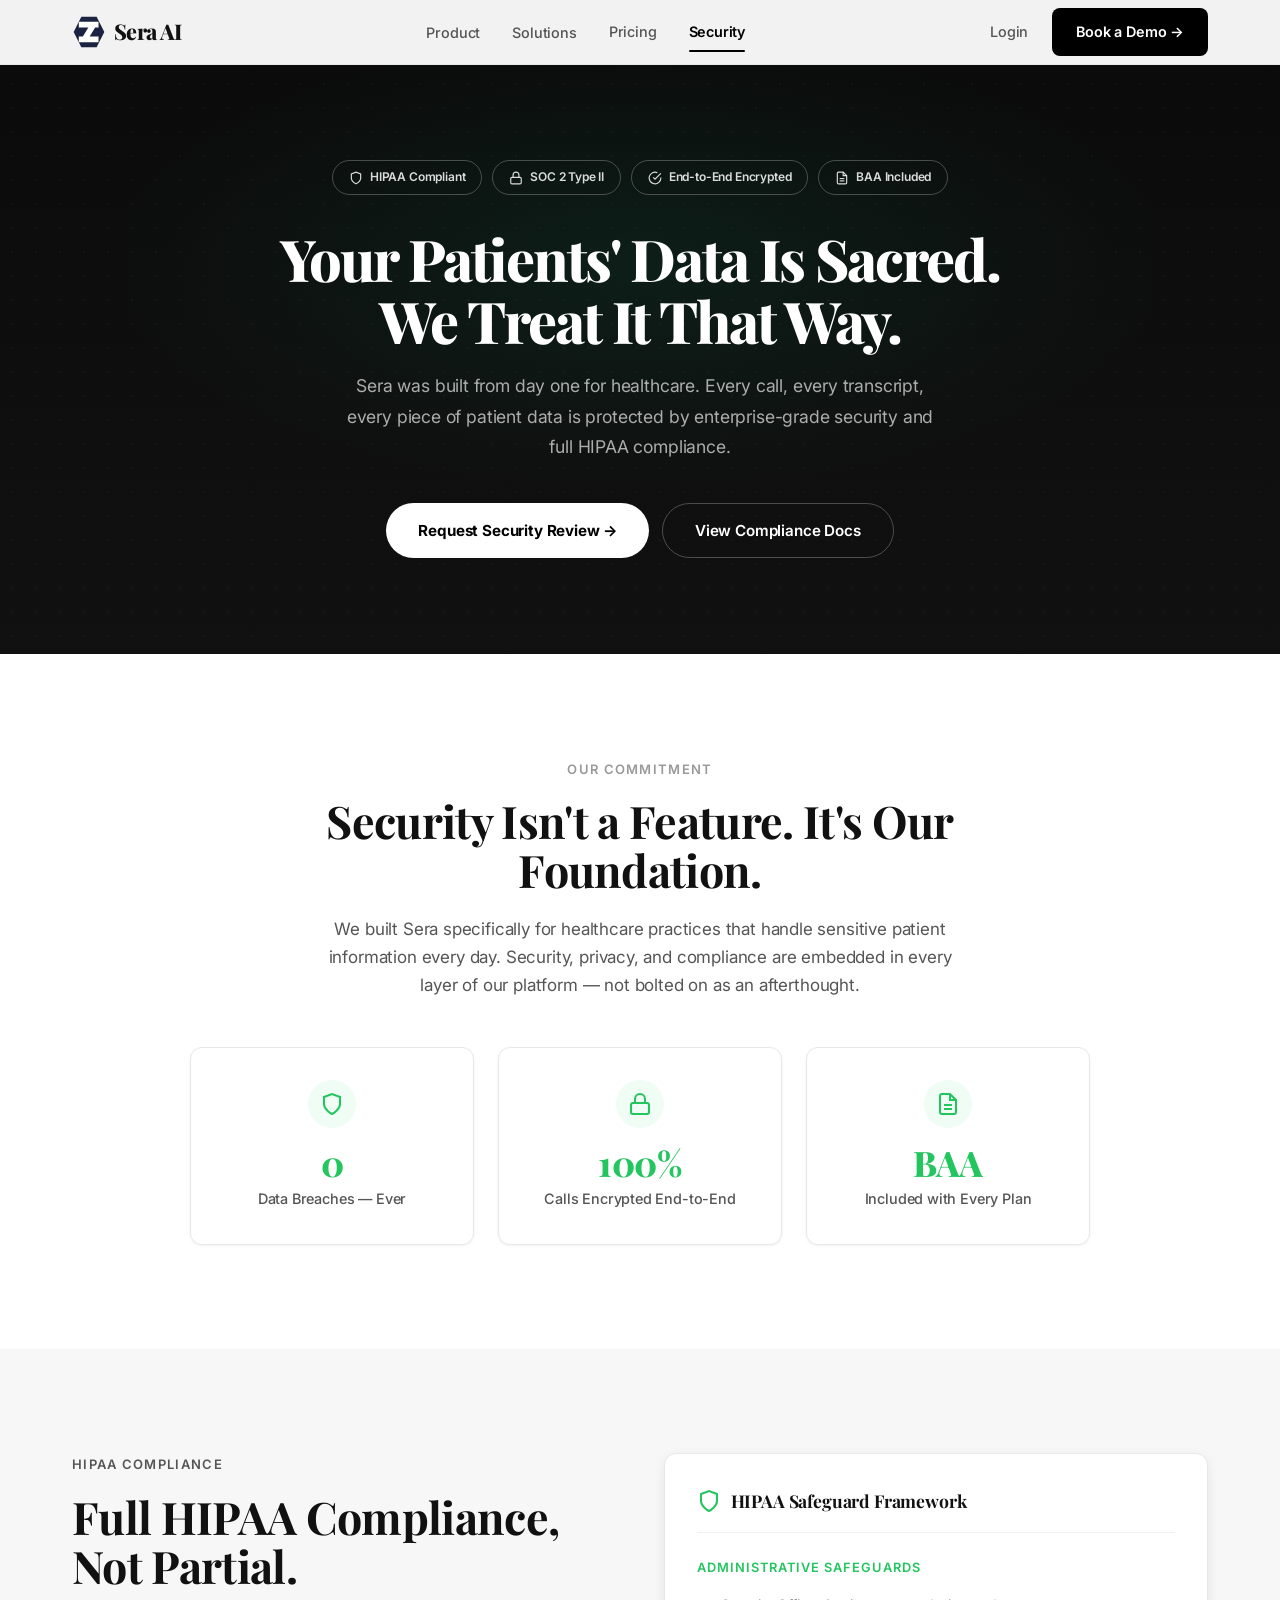
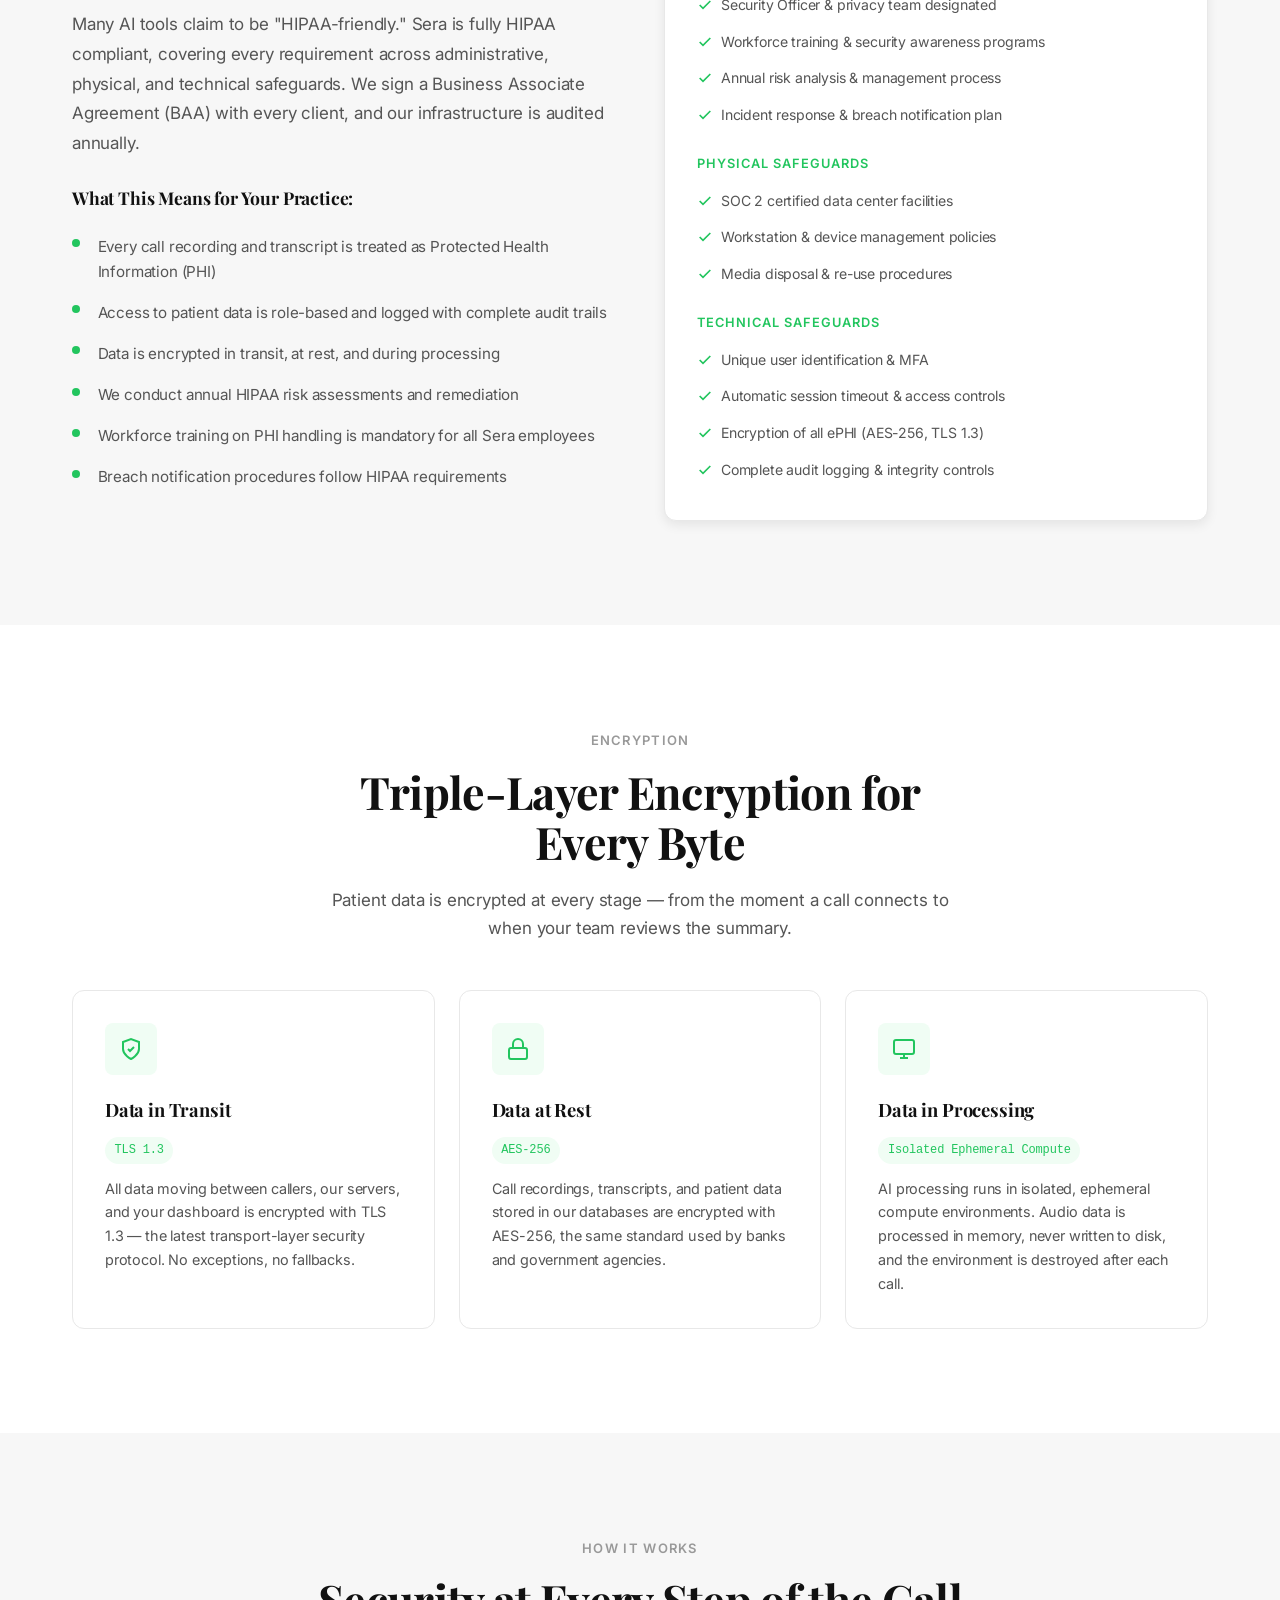
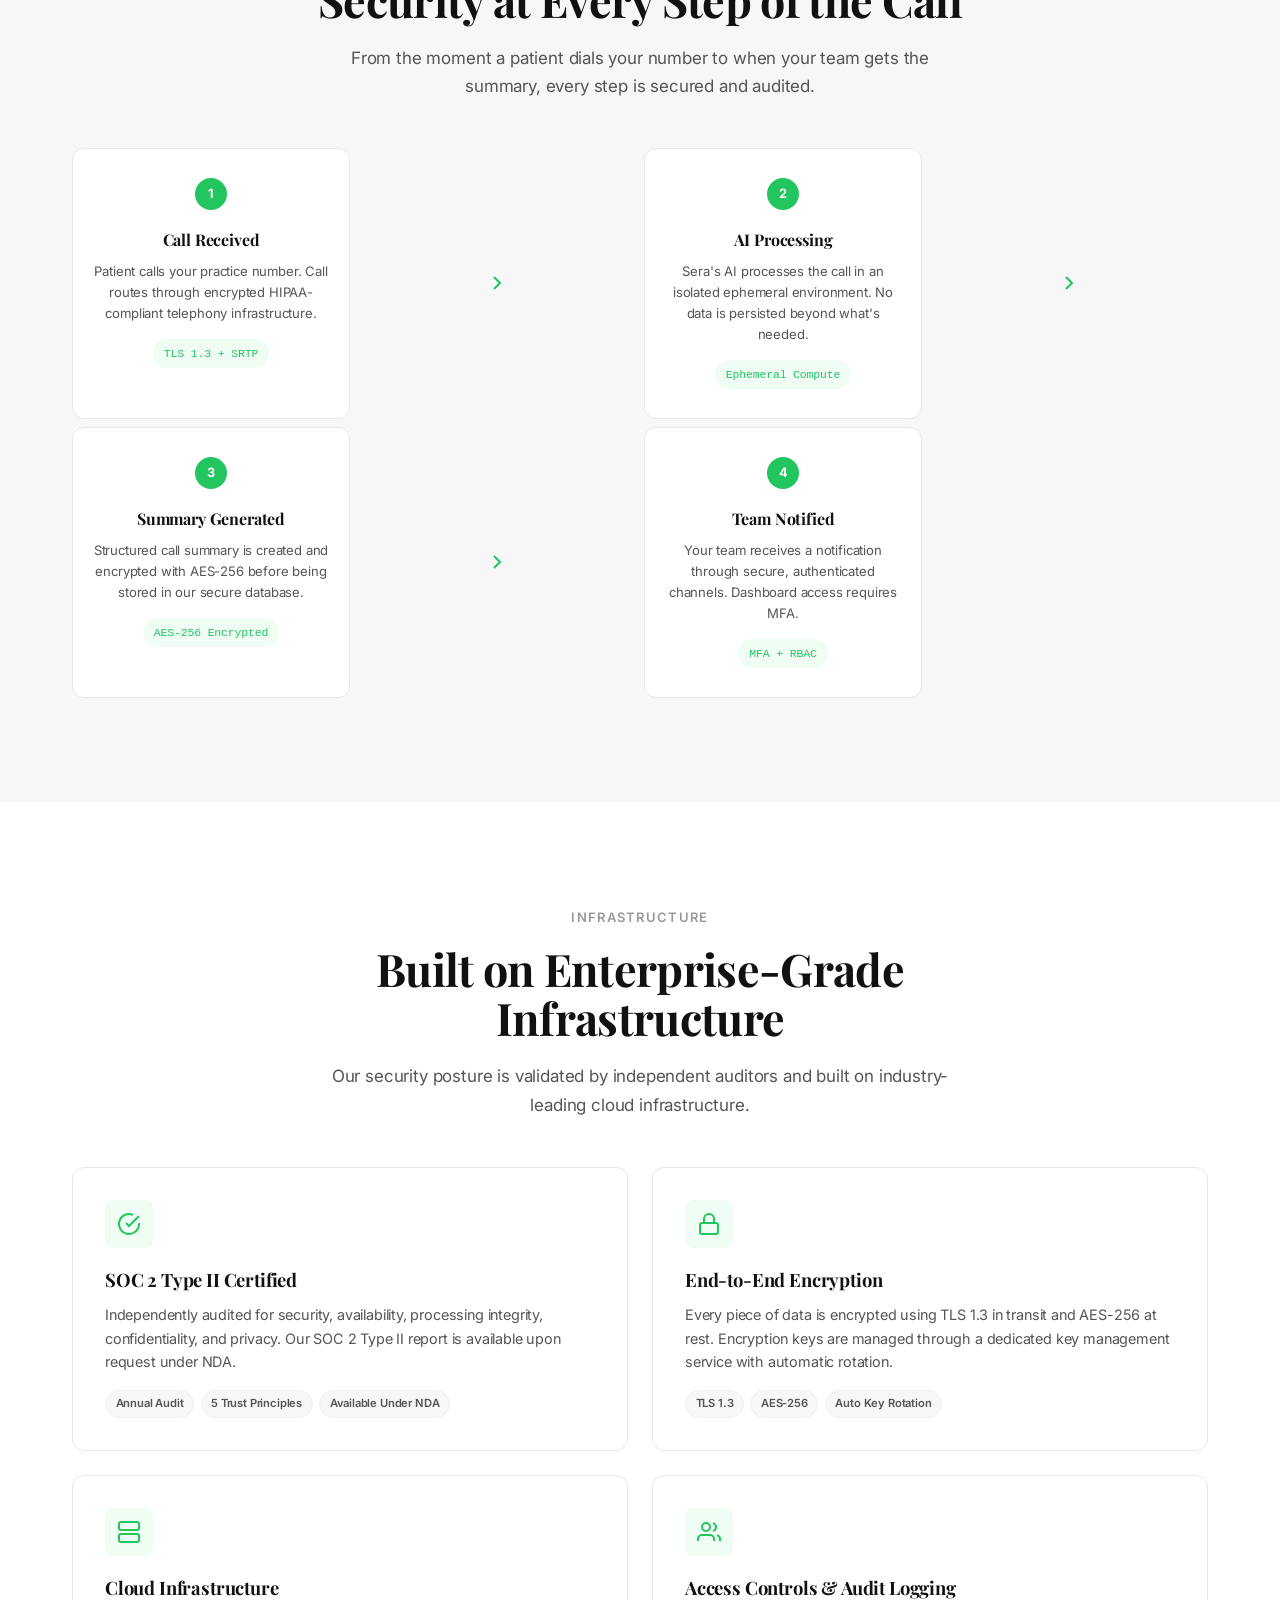
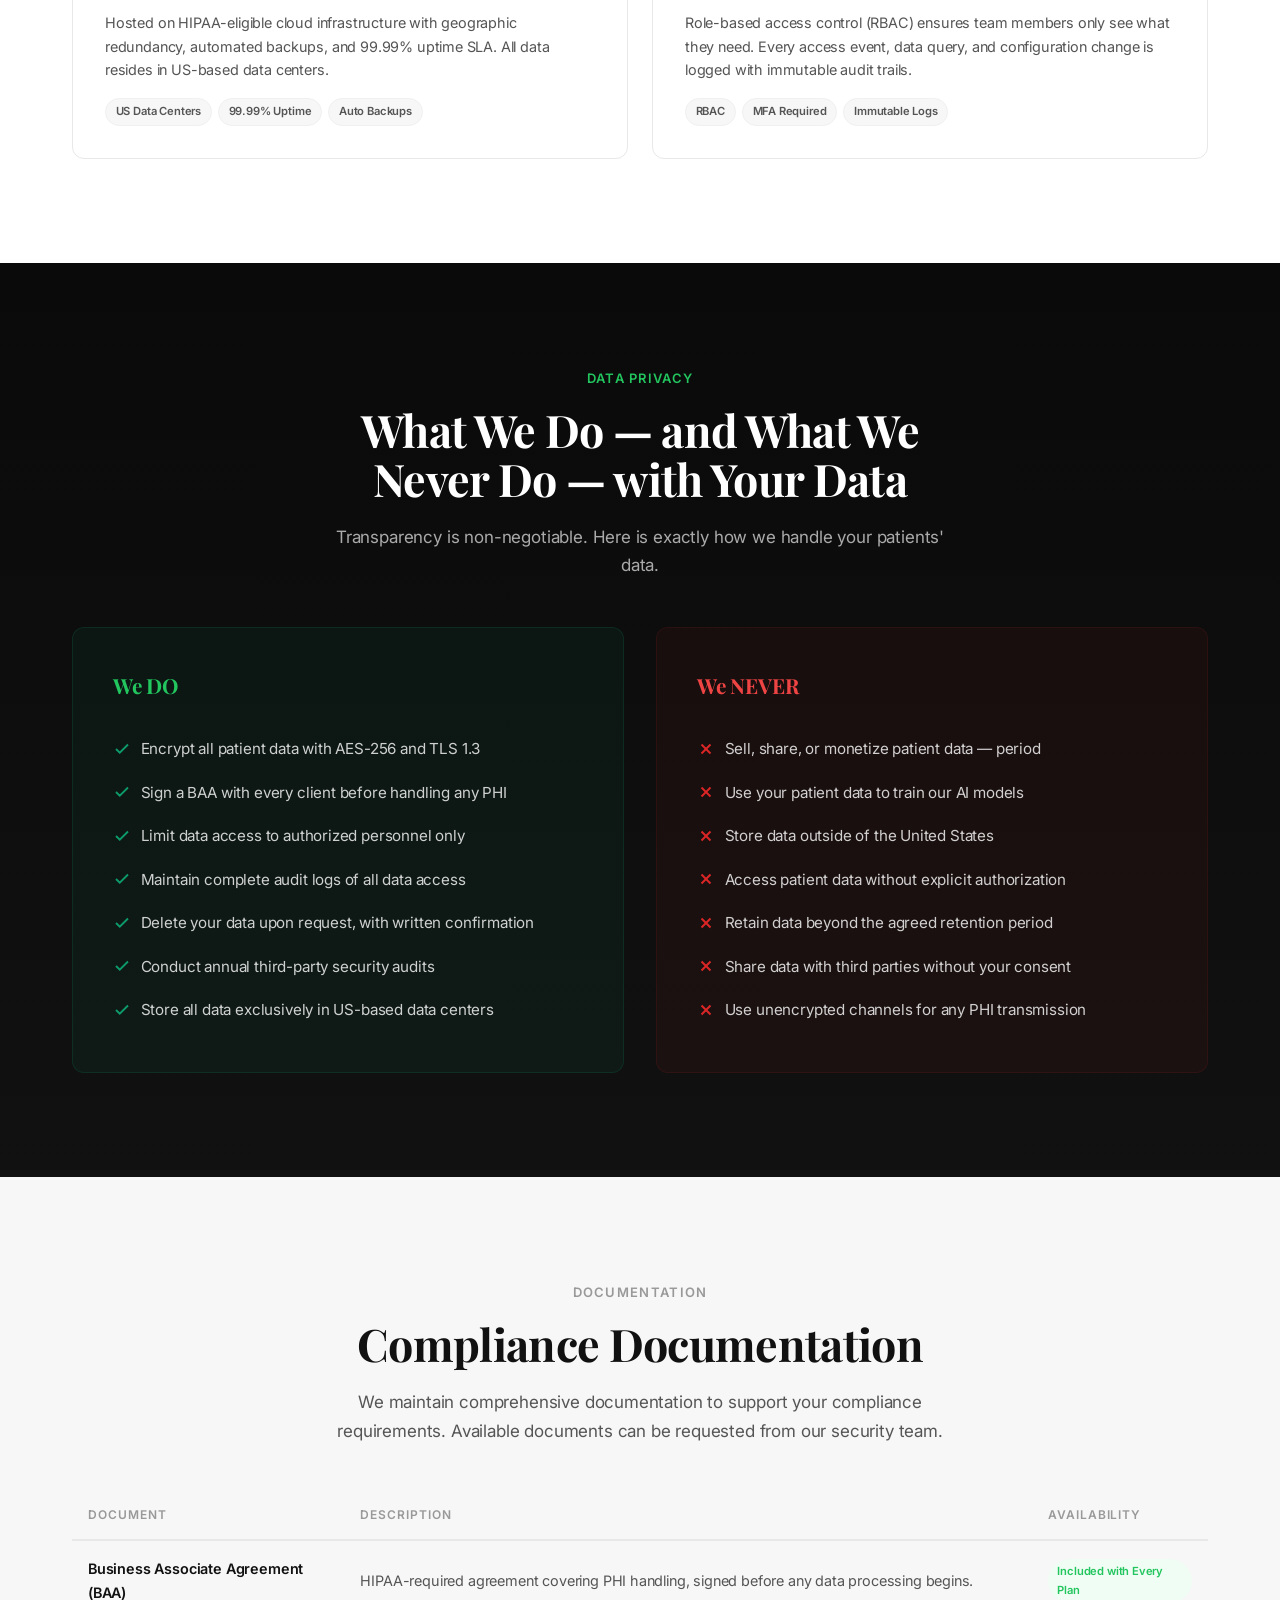
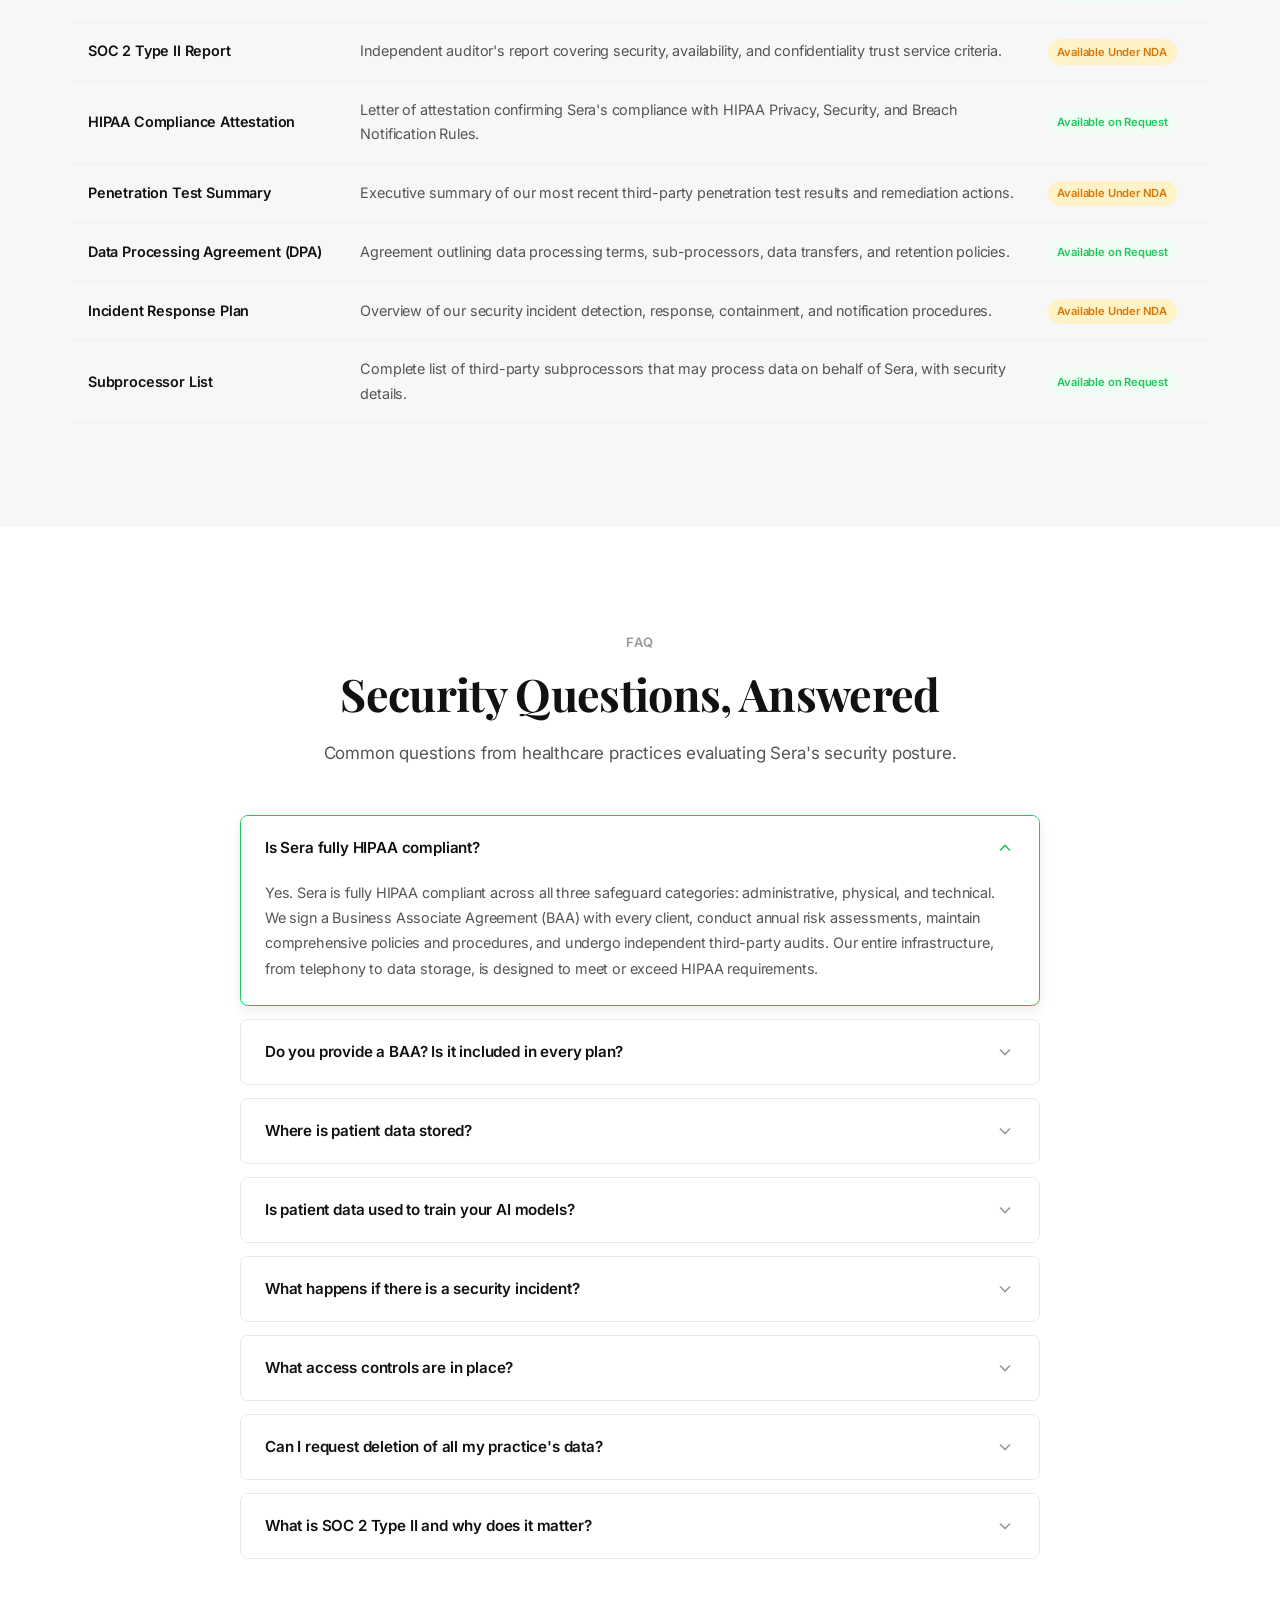
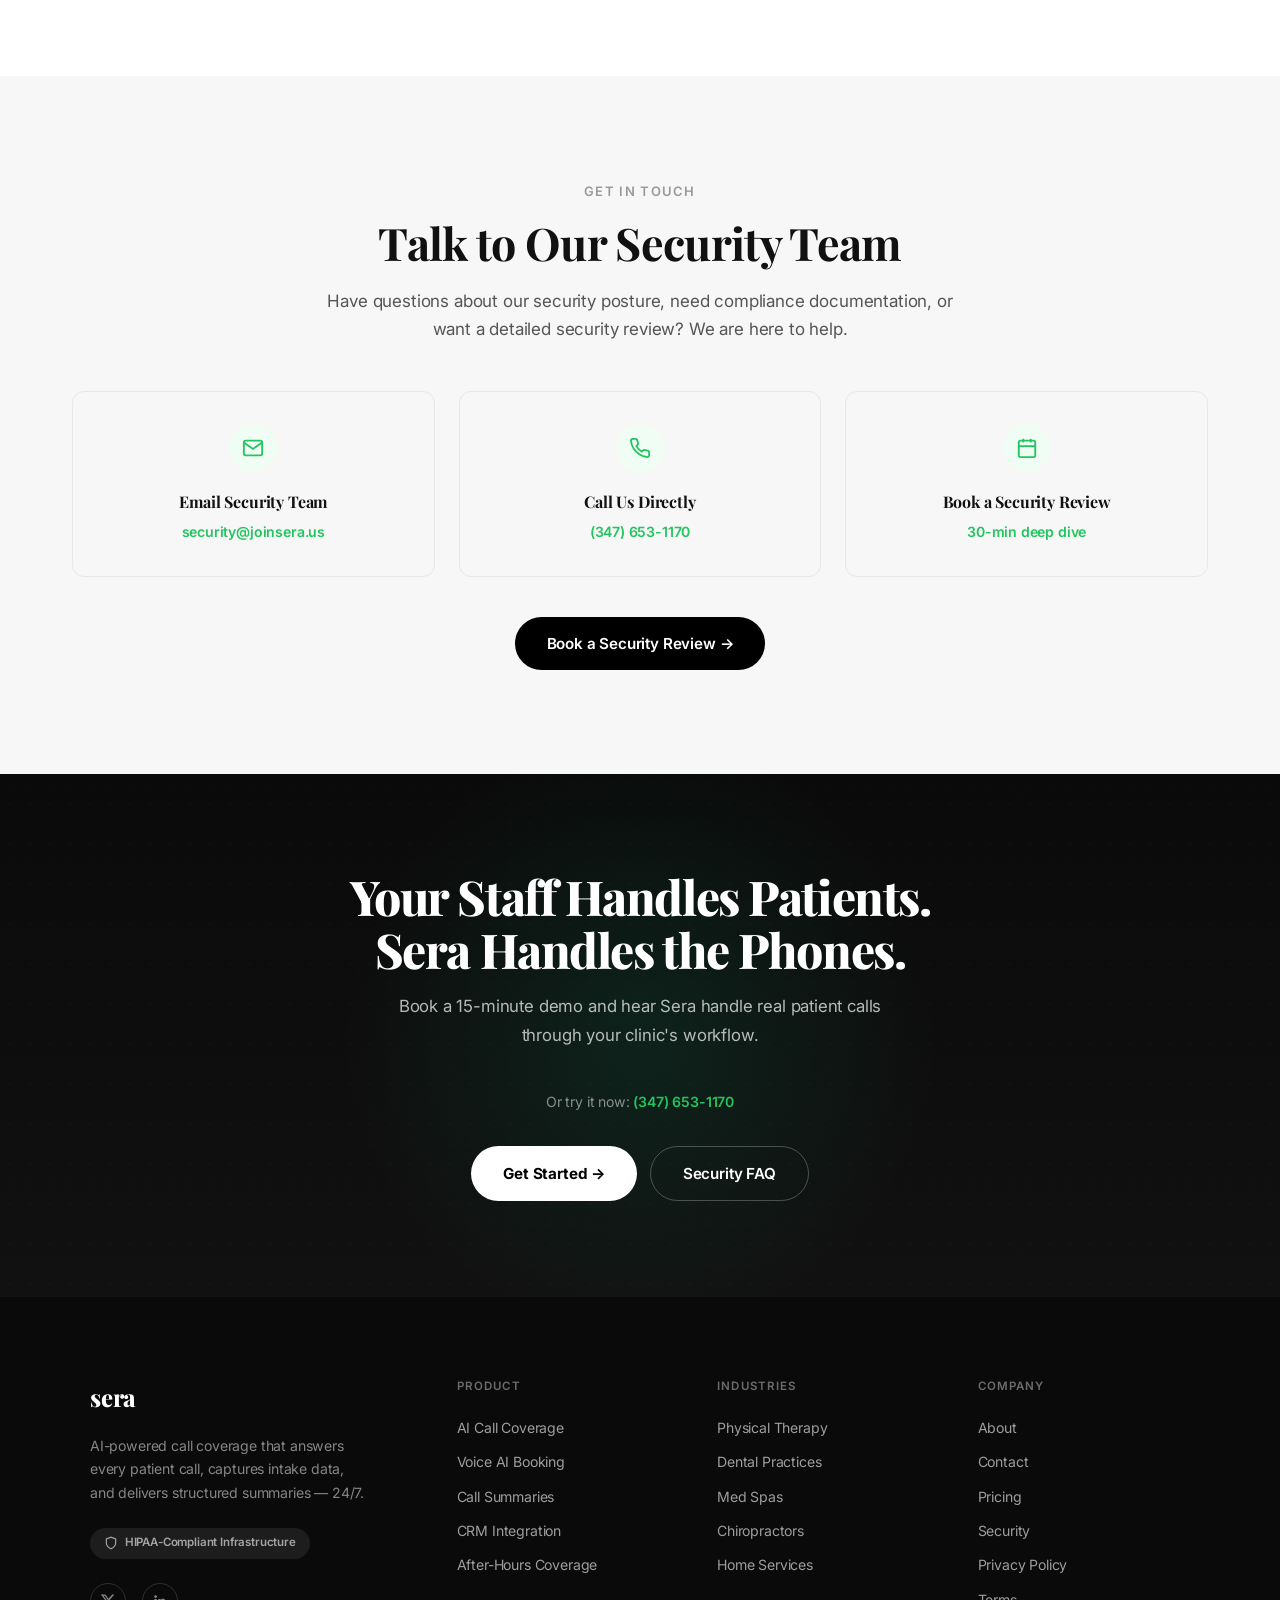
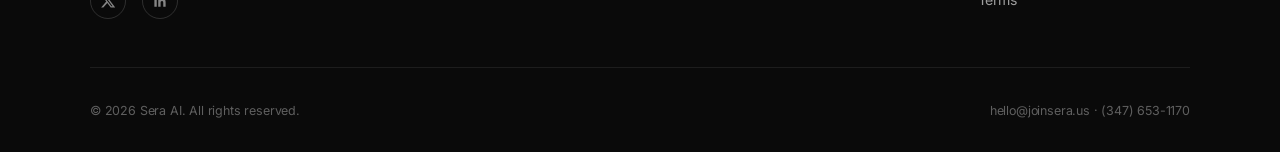
<file: security.html>
<!DOCTYPE html>
<html lang="en">
<head>
<meta charset="UTF-8">
<meta name="viewport" content="width=device-width, initial-scale=1.0">
<title>Security — Sera | HIPAA-Compliant AI Call Coverage</title>
<meta name="description" content="Enterprise-grade security for healthcare. HIPAA compliant, SOC 2 Type II, end-to-end encrypted, BAA included with every plan.">
<meta property="og:title" content="Security — Sera | HIPAA-Compliant AI Call Coverage">
<meta property="og:description" content="Enterprise-grade security for healthcare. HIPAA compliant, SOC 2 Type II certified.">
<meta property="og:type" content="website">
<meta property="og:url" content="https://joinsera.us/security">
<meta name="twitter:card" content="summary_large_image">
<meta property="og:image" content="https://joinsera.us/assets/images/og-image.png">
<meta name="twitter:image" content="https://joinsera.us/assets/images/og-image.png">
<link rel="icon" href="/favicon.svg" type="image/svg+xml">
<link rel="icon" href="/favicon.png" type="image/png">
<link rel="apple-touch-icon" href="/favicon.svg">
<link rel="canonical" href="https://joinsera.us/security">
<link rel="preconnect" href="https://fonts.googleapis.com">
<link rel="preconnect" href="https://fonts.gstatic.com" crossorigin>
<link href="https://fonts.googleapis.com/css2?family=Playfair+Display:ital,wght@0,400;1,400;1,600&family=Inter:wght@300;400;500;600&display=swap" rel="stylesheet">
<link rel="stylesheet" href="css/styles.css">
<style>
/* ============================================================
   SECURITY PAGE — page-specific styles
   ============================================================ */

/* Hero */
.sec-hero { padding: 10rem 0 6rem; position: relative; overflow: hidden; }
.sec-hero::before { content:''; position:absolute; inset:0; background:radial-gradient(ellipse 60% 50% at 50% 40%, rgba(13,155,106,0.12) 0%, transparent 70%); pointer-events:none; }
.sec-hero::after { content:''; position:absolute; inset:0; background-image:radial-gradient(circle, rgba(255,255,255,0.03) 1px, transparent 1px); background-size:24px 24px; pointer-events:none; }
.sec-hero__inner { position:relative; z-index:1; text-align:center; max-width:820px; margin:0 auto; }
.sec-hero__badges { display:flex; justify-content:center; flex-wrap:wrap; gap:0.6rem; margin-bottom:2rem; }
.sec-hero__badge { display:inline-flex; align-items:center; gap:0.45rem; border:1px solid rgba(255,255,255,0.25); color:rgba(255,255,255,0.85); border-radius:var(--radius-pill); padding:0.4rem 1rem; font-size:0.75rem; font-weight:600; backdrop-filter:blur(4px); }
.sec-hero__badge svg { flex-shrink:0; }
.sec-hero__headline { font-family:var(--font-heading); font-size:clamp(2.4rem,5vw,3.6rem); line-height:1.08; font-weight:800; color:#fff; letter-spacing:-0.035em; margin-bottom:1.2rem; }
.sec-hero__sub { color:rgba(255,255,255,0.65); font-size:1.1rem; line-height:1.75; max-width:600px; margin:0 auto 2.5rem; }
.sec-hero__buttons { display:flex; justify-content:center; gap:0.8rem; flex-wrap:wrap; }

/* Stat cards row */
.sec-stats { display:grid; grid-template-columns:repeat(3,1fr); gap:1.5rem; max-width:900px; margin:0 auto; }
.sec-stat-card { background:var(--bg-white); border:1px solid var(--border); border-radius:var(--radius-lg); padding:2rem 1.5rem; text-align:center; box-shadow:var(--shadow-sm); transition:all 0.3s; }
.sec-stat-card:hover { transform:translateY(-3px); box-shadow:var(--shadow-md); }
.sec-stat__icon { width:48px; height:48px; border-radius:50%; background:var(--green-light); display:flex; align-items:center; justify-content:center; margin:0 auto 1rem; }
.sec-stat__number { font-family:var(--font-heading); font-size:2.2rem; font-weight:800; color:var(--green); line-height:1.1; }
.sec-stat__label { font-size:0.9rem; color:var(--text-secondary); font-weight:500; margin-top:0.3rem; }

/* Two-column layout */
.sec-two-col { display:grid; grid-template-columns:1fr 1fr; gap:3rem; align-items:start; }
.sec-two-col__text h3 { font-family:var(--font-heading); font-size:1.5rem; font-weight:700; color:var(--text-primary); margin-bottom:1rem; }
.sec-two-col__text p { color:var(--text-secondary); line-height:1.75; margin-bottom:1rem; }
.sec-two-col__list { list-style:none; padding:0; margin:0; }
.sec-two-col__list li { padding:0.5rem 0; padding-left:1.6rem; position:relative; color:var(--text-secondary); font-size:0.95rem; line-height:1.65; }
.sec-two-col__list li::before { content:''; position:absolute; left:0; top:0.85rem; width:8px; height:8px; border-radius:50%; background:var(--green); }

/* HIPAA card */
.hipaa-card { background:var(--bg-white); border:1px solid var(--border); border-radius:var(--radius-lg); padding:2rem; box-shadow:var(--shadow-md); }
.hipaa-card__header { display:flex; align-items:center; gap:0.6rem; margin-bottom:1.5rem; padding-bottom:1rem; border-bottom:1px solid var(--border-light); }
.hipaa-card__header svg { color:var(--green); }
.hipaa-card__header h4 { font-family:var(--font-heading); font-weight:700; font-size:1.1rem; }
.hipaa-card__group { margin-bottom:1.2rem; }
.hipaa-card__group:last-child { margin-bottom:0; }
.hipaa-card__group-title { font-size:0.8rem; font-weight:600; text-transform:uppercase; letter-spacing:0.08em; color:var(--green); margin-bottom:0.5rem; }
.hipaa-card__item { display:flex; align-items:center; gap:0.5rem; padding:0.4rem 0; font-size:0.88rem; color:var(--text-secondary); }
.hipaa-card__item svg { flex-shrink:0; color:var(--green); }

/* Encryption cards */
.sec-enc-grid { display:grid; grid-template-columns:repeat(3,1fr); gap:1.5rem; }
.sec-enc-card { background:var(--bg-white); border:1px solid var(--border); border-radius:var(--radius-lg); padding:2rem; transition:all 0.3s; }
.sec-enc-card:hover { transform:translateY(-3px); box-shadow:var(--shadow-md); }
.sec-enc-card__icon { width:52px; height:52px; border-radius:var(--radius-md); background:var(--green-light); display:flex; align-items:center; justify-content:center; margin-bottom:1.2rem; }
.sec-enc-card__title { font-family:var(--font-heading); font-weight:700; font-size:1.15rem; margin-bottom:0.5rem; }
.sec-enc-card__protocol { display:inline-block; font-family:var(--font-mono); font-size:0.75rem; font-weight:500; background:var(--green-light); color:var(--green); padding:0.2rem 0.6rem; border-radius:var(--radius-pill); margin-bottom:0.8rem; }
.sec-enc-card__desc { font-size:0.9rem; color:var(--text-secondary); line-height:1.65; }

/* Call flow */
.sec-flow { display:grid; grid-template-columns:repeat(4,1fr); gap:0.5rem; position:relative; }
.sec-flow__step { background:var(--bg-white); border:1px solid var(--border); border-radius:var(--radius-lg); padding:1.8rem 1.2rem; text-align:center; position:relative; transition:all 0.3s; }
.sec-flow__step:hover { transform:translateY(-3px); box-shadow:var(--shadow-md); }
.sec-flow__num { width:32px; height:32px; border-radius:50%; background:var(--green); color:#fff; font-size:0.8rem; font-weight:700; display:flex; align-items:center; justify-content:center; margin:0 auto 1rem; }
.sec-flow__step-title { font-family:var(--font-heading); font-weight:700; font-size:1rem; margin-bottom:0.5rem; }
.sec-flow__step-desc { font-size:0.82rem; color:var(--text-secondary); line-height:1.6; margin-bottom:0.8rem; }
.sec-flow__step-security { font-size:0.72rem; font-family:var(--font-mono); color:var(--green); background:var(--green-light); padding:0.3rem 0.7rem; border-radius:var(--radius-pill); display:inline-block; }
.sec-flow__arrow { display:flex; align-items:center; justify-content:center; color:var(--green); font-size:1.2rem; align-self:center; }

/* Infra grid */
.sec-infra-grid { display:grid; grid-template-columns:repeat(2,1fr); gap:1.5rem; }
.sec-infra-card { background:var(--bg-white); border:1px solid var(--border); border-radius:var(--radius-lg); padding:2rem; transition:all 0.3s; }
.sec-infra-card:hover { transform:translateY(-3px); box-shadow:var(--shadow-md); }
.sec-infra-card__icon { width:48px; height:48px; border-radius:var(--radius-md); background:var(--green-light); display:flex; align-items:center; justify-content:center; margin-bottom:1rem; }
.sec-infra-card__title { font-family:var(--font-heading); font-weight:700; font-size:1.15rem; margin-bottom:0.5rem; }
.sec-infra-card__desc { font-size:0.9rem; color:var(--text-secondary); line-height:1.65; margin-bottom:1rem; }
.sec-infra-card__tags { display:flex; flex-wrap:wrap; gap:0.4rem; }
.sec-infra-card__tag { font-size:0.7rem; font-weight:600; padding:0.2rem 0.6rem; border-radius:var(--radius-pill); background:var(--bg-off-white); color:var(--text-secondary); border:1px solid var(--border-light); }

/* Data privacy columns */
.sec-privacy-grid { display:grid; grid-template-columns:1fr 1fr; gap:2rem; }
.sec-privacy-col { border-radius:var(--radius-lg); padding:2.5rem; }
.sec-privacy-col--do { background:rgba(13,155,106,0.08); border:1px solid rgba(13,155,106,0.15); }
.sec-privacy-col--never { background:rgba(220,38,38,0.05); border:1px solid rgba(220,38,38,0.1); }
.sec-privacy-col h3 { font-family:var(--font-heading); font-weight:700; font-size:1.3rem; margin-bottom:1.5rem; }
.sec-privacy-col--do h3 { color:var(--green); }
.sec-privacy-col--never h3 { color:var(--negative); }
.sec-privacy-item { display:flex; align-items:flex-start; gap:0.6rem; padding:0.6rem 0; }
.sec-privacy-item svg { flex-shrink:0; margin-top:0.15rem; }
.sec-privacy-item span { font-size:0.95rem; color:rgba(255,255,255,0.8); line-height:1.6; }

/* Docs table */
.sec-docs-table { width:100%; border-collapse:collapse; }
.sec-docs-table thead th { text-align:left; padding:0.8rem 1rem; font-size:0.75rem; font-weight:600; text-transform:uppercase; letter-spacing:0.08em; color:var(--text-muted); border-bottom:2px solid var(--border); }
.sec-docs-table tbody tr { border-bottom:1px solid var(--border-light); transition:background 0.2s; }
.sec-docs-table tbody tr:hover { background:var(--green-light); }
.sec-docs-table td { padding:1rem; font-size:0.9rem; color:var(--text-secondary); vertical-align:middle; }
.sec-docs-table td:first-child { font-weight:600; color:var(--text-primary); }
.sec-docs__badge { display:inline-block; font-size:0.7rem; font-weight:600; padding:0.2rem 0.6rem; border-radius:var(--radius-pill); }
.sec-docs__badge--available { background:var(--green-light); color:var(--green); }
.sec-docs__badge--request { background:#FEF3C7; color:#D97706; }

/* FAQ */
.sec-faq-list { max-width:800px; margin:0 auto; }
.sec-faq-item { border:1px solid var(--border); border-radius:var(--radius-md); margin-bottom:0.8rem; overflow:hidden; transition:all 0.3s; }
.sec-faq-item:hover { box-shadow:var(--shadow-sm); }
.sec-faq-item.open { box-shadow:var(--shadow-md); border-color:var(--green); }
.sec-faq-q { display:flex; align-items:center; justify-content:space-between; padding:1.2rem 1.5rem; cursor:pointer; font-weight:600; font-size:0.95rem; color:var(--text-primary); background:var(--bg-white); transition:all 0.2s; gap:1rem; }
.sec-faq-q:hover { background:var(--bg-off-white); }
.sec-faq-q svg { flex-shrink:0; transition:transform 0.3s; color:var(--text-muted); }
.sec-faq-item.open .sec-faq-q svg { transform:rotate(180deg); color:var(--green); }
.sec-faq-a { padding:0 1.5rem; max-height:0; overflow:hidden; transition:max-height 0.4s ease, padding 0.3s ease; }
.sec-faq-item.open .sec-faq-a { max-height:600px; padding:0 1.5rem 1.5rem; }
.sec-faq-a p { font-size:0.9rem; color:var(--text-secondary); line-height:1.75; }

/* Contact cards */
.sec-contact-grid { display:grid; grid-template-columns:repeat(3,1fr); gap:1.5rem; margin-bottom:2.5rem; }
.sec-contact-card { background:var(--bg-off-white); border:1px solid var(--border); border-radius:var(--radius-lg); padding:2rem; text-align:center; transition:all 0.3s; }
.sec-contact-card:hover { transform:translateY(-3px); box-shadow:var(--shadow-md); border-color:var(--green); }
.sec-contact-card__icon { width:48px; height:48px; border-radius:50%; background:var(--green-light); display:flex; align-items:center; justify-content:center; margin:0 auto 1rem; }
.sec-contact-card__title { font-family:var(--font-heading); font-weight:700; font-size:1rem; margin-bottom:0.3rem; }
.sec-contact-card__detail { font-size:0.88rem; color:var(--green); font-weight:600; }

/* Dark CTA */
.dark-cta { background:var(--dark-gradient); padding:6rem 0; text-align:center; position:relative; overflow:hidden; }
.dark-cta::before { content:''; position:absolute; top:50%; left:50%; width:600px; height:600px; transform:translate(-50%,-50%); background:radial-gradient(circle,rgba(13,155,106,0.15) 0%,transparent 70%); pointer-events:none; }
.dark-cta::after { content:''; position:absolute; inset:0; background-image:radial-gradient(circle,rgba(255,255,255,0.02) 1px,transparent 1px); background-size:20px 20px; pointer-events:none; }
.dark-cta__content { position:relative; z-index:1; }
.dark-cta__headline { font-family:var(--font-heading); font-size:clamp(2rem,4vw,3rem); font-weight:800; color:#fff; letter-spacing:-0.03em; line-height:1.1; margin-bottom:1rem; }
.dark-cta__sub { color:rgba(255,255,255,0.7); font-size:1.05rem; max-width:540px; margin:0 auto 2.5rem; line-height:1.75; }
.dark-cta__buttons { display:flex; justify-content:center; gap:0.8rem; flex-wrap:wrap; }

/* Responsive */
@media (max-width:768px) {
  .sec-hero { padding:8rem 0 4rem; }
  .sec-stats { grid-template-columns:1fr; max-width:400px; }
  .sec-two-col { grid-template-columns:1fr; }
  .sec-enc-grid { grid-template-columns:1fr; }
  .sec-flow { grid-template-columns:1fr 1fr; }
  .sec-flow__arrow { display:none; }
  .sec-infra-grid { grid-template-columns:1fr; }
  .sec-privacy-grid { grid-template-columns:1fr; }
  .sec-contact-grid { grid-template-columns:1fr; }
  .sec-docs-table { font-size:0.8rem; }
  .sec-docs-table td, .sec-docs-table th { padding:0.6rem 0.5rem; }
}

@media (max-width:480px) {
  .sec-flow { grid-template-columns:1fr; }
  .sec-hero__buttons { flex-direction:column; align-items:center; }
}
</style>
</head>
<body>

<!-- ============================================================
     NAVIGATION
     ============================================================ -->
<nav class="nav" id="nav"><div class="nav__inner">
  <a href="index.html" class="nav__logo"><img src="assets/icons/sera-icon.svg" alt="Sera AI" class="nav__logo-icon"><span class="nav__logo-text">Sera <span class="nav__logo-ai">AI</span></span></a>
  <div class="nav__links">
    <div class="nav__dropdown">
      <a href="product.html" class="nav__link">Product</a>
      <div class="nav__dropdown-menu">
        <a href="product.html#features" class="nav__dropdown-item">AI Call Coverage</a>
        <a href="product.html#features" class="nav__dropdown-item">Voice AI Booking</a>
        <a href="product.html#features" class="nav__dropdown-item">Call Summaries & Transcripts</a>
        <a href="product.html#features" class="nav__dropdown-item">Missed Call Text-Back</a>
        <a href="product.html#features" class="nav__dropdown-item">CRM & Patient Pipeline</a>
        <a href="product.html#features" class="nav__dropdown-item">After-Hours Coverage</a>
      </div>
    </div>
    <div class="nav__dropdown">
      <a href="solutions.html" class="nav__link">Solutions</a>
      <div class="nav__dropdown-menu">
        <a href="solutions.html#industry-1" class="nav__dropdown-item">Physical Therapy</a>
        <a href="solutions.html#industry-2" class="nav__dropdown-item">Dental Practices</a>
        <a href="solutions.html#industry-3" class="nav__dropdown-item">Med Spas & Aesthetics</a>
        <a href="solutions.html#industry-4" class="nav__dropdown-item">Chiropractors</a>
        <a href="solutions.html#industry-5" class="nav__dropdown-item">Home Services</a>
        <a href="solutions.html#industry-6" class="nav__dropdown-item">Real Estate</a>
      </div>
    </div>
    <a href="pricing.html" class="nav__link">Pricing</a>
    <a href="security.html" class="nav__link active">Security</a>
  </div>
  <div class="nav__right"><a href="https://app.joinsera.us" class="nav__login">Login</a><a href="#contact-security" class="nav__cta">Book a Demo &rarr;</a></div>
  <button class="nav__hamburger" id="hamburger" aria-label="Menu"><span></span><span></span><span></span></button>
</div>
<div class="nav__mobile-menu" id="mobileMenu">
  <a href="product.html">Product</a>
  <a href="solutions.html">Solutions</a>
  <a href="pricing.html">Pricing</a>
  <a href="security.html" class="active">Security</a>
  <a href="https://app.joinsera.us">Login</a>
  <a href="#contact-security" class="btn btn--primary" style="text-align:center;justify-content:center">Book a Demo &rarr;</a>
</div>
</nav>

<!-- ============================================================
     1. HERO — DARK
     ============================================================ -->
<section class="section--dark sec-hero">
  <div class="container">
    <div class="sec-hero__inner reveal">
      <div class="sec-hero__badges">
        <span class="sec-hero__badge">
          <svg width="14" height="14" viewBox="0 0 24 24" fill="none" stroke="currentColor" stroke-width="2"><path d="M12 22s8-4 8-10V5l-8-3-8 3v7c0 6 8 10 8 10z"/></svg>
          HIPAA Compliant
        </span>
        <span class="sec-hero__badge">
          <svg width="14" height="14" viewBox="0 0 24 24" fill="none" stroke="currentColor" stroke-width="2"><rect x="3" y="11" width="18" height="11" rx="2" ry="2"/><path d="M7 11V7a5 5 0 0 1 10 0v4"/></svg>
          SOC 2 Type II
        </span>
        <span class="sec-hero__badge">
          <svg width="14" height="14" viewBox="0 0 24 24" fill="none" stroke="currentColor" stroke-width="2"><path d="M22 11.08V12a10 10 0 1 1-5.93-9.14"/><polyline points="22 4 12 14.01 9 11.01"/></svg>
          End-to-End Encrypted
        </span>
        <span class="sec-hero__badge">
          <svg width="14" height="14" viewBox="0 0 24 24" fill="none" stroke="currentColor" stroke-width="2"><path d="M14 2H6a2 2 0 0 0-2 2v16a2 2 0 0 0 2 2h12a2 2 0 0 0 2-2V8z"/><polyline points="14 2 14 8 20 8"/><line x1="16" y1="13" x2="8" y2="13"/><line x1="16" y1="17" x2="8" y2="17"/></svg>
          BAA Included
        </span>
      </div>
      <h1 class="sec-hero__headline">Your Patients' Data Is Sacred.<br>We Treat It That Way.</h1>
      <p class="sec-hero__sub">Sera was built from day one for healthcare. Every call, every transcript, every piece of patient data is protected by enterprise-grade security and full HIPAA compliance.</p>
      <div class="sec-hero__buttons">
        <a href="#contact-security" class="btn btn--white">Request Security Review &rarr;</a>
        <a href="#compliance-docs" class="btn btn--ghost">View Compliance Docs</a>
      </div>
    </div>
  </div>
</section>

<!-- ============================================================
     2. CONFIDENCE STATEMENT + STATS
     ============================================================ -->
<section class="section" id="confidence">
  <div class="container">
    <div class="text-center reveal" style="max-width:700px;margin:0 auto 3rem;">
      <p class="eyebrow">Our Commitment</p>
      <h2 class="section-headline">Security Isn't a Feature. It's Our Foundation.</h2>
      <p class="section-sub mx-auto">We built Sera specifically for healthcare practices that handle sensitive patient information every day. Security, privacy, and compliance are embedded in every layer of our platform — not bolted on as an afterthought.</p>
    </div>
    <div class="sec-stats reveal">
      <div class="sec-stat-card">
        <div class="sec-stat__icon">
          <svg width="24" height="24" viewBox="0 0 24 24" fill="none" stroke="var(--green)" stroke-width="2"><path d="M12 22s8-4 8-10V5l-8-3-8 3v7c0 6 8 10 8 10z"/></svg>
        </div>
        <div class="sec-stat__number">0</div>
        <div class="sec-stat__label">Data Breaches — Ever</div>
      </div>
      <div class="sec-stat-card">
        <div class="sec-stat__icon">
          <svg width="24" height="24" viewBox="0 0 24 24" fill="none" stroke="var(--green)" stroke-width="2"><rect x="3" y="11" width="18" height="11" rx="2" ry="2"/><path d="M7 11V7a5 5 0 0 1 10 0v4"/></svg>
        </div>
        <div class="sec-stat__number">100%</div>
        <div class="sec-stat__label">Calls Encrypted End-to-End</div>
      </div>
      <div class="sec-stat-card">
        <div class="sec-stat__icon">
          <svg width="24" height="24" viewBox="0 0 24 24" fill="none" stroke="var(--green)" stroke-width="2"><path d="M14 2H6a2 2 0 0 0-2 2v16a2 2 0 0 0 2 2h12a2 2 0 0 0 2-2V8z"/><polyline points="14 2 14 8 20 8"/><line x1="16" y1="13" x2="8" y2="13"/><line x1="16" y1="17" x2="8" y2="17"/></svg>
        </div>
        <div class="sec-stat__number">BAA</div>
        <div class="sec-stat__label">Included with Every Plan</div>
      </div>
    </div>
  </div>
</section>

<!-- ============================================================
     3. HIPAA DEEP DIVE
     ============================================================ -->
<section class="section section--off-white" id="hipaa">
  <div class="container">
    <div class="sec-two-col reveal">
      <div class="sec-two-col__text">
        <p class="eyebrow">HIPAA Compliance</p>
        <h2 class="section-headline">Full HIPAA Compliance, Not Partial.</h2>
        <p style="margin-top:1.25rem;">Many AI tools claim to be "HIPAA-friendly." Sera is fully HIPAA compliant, covering every requirement across administrative, physical, and technical safeguards. We sign a Business Associate Agreement (BAA) with every client, and our infrastructure is audited annually.</p>
        <h3 style="font-size:1.1rem;margin-top:1.5rem;margin-bottom:0.8rem;">What This Means for Your Practice:</h3>
        <ul class="sec-two-col__list">
          <li>Every call recording and transcript is treated as Protected Health Information (PHI)</li>
          <li>Access to patient data is role-based and logged with complete audit trails</li>
          <li>Data is encrypted in transit, at rest, and during processing</li>
          <li>We conduct annual HIPAA risk assessments and remediation</li>
          <li>Workforce training on PHI handling is mandatory for all Sera employees</li>
          <li>Breach notification procedures follow HIPAA requirements</li>
        </ul>
      </div>
      <div>
        <div class="hipaa-card">
          <div class="hipaa-card__header">
            <svg width="24" height="24" viewBox="0 0 24 24" fill="none" stroke="var(--green)" stroke-width="2"><path d="M12 22s8-4 8-10V5l-8-3-8 3v7c0 6 8 10 8 10z"/></svg>
            <h4>HIPAA Safeguard Framework</h4>
          </div>
          <div class="hipaa-card__group">
            <div class="hipaa-card__group-title">Administrative Safeguards</div>
            <div class="hipaa-card__item">
              <svg width="16" height="16" viewBox="0 0 24 24" fill="none" stroke="var(--green)" stroke-width="2.5"><polyline points="20 6 9 17 4 12"/></svg>
              Security Officer & privacy team designated
            </div>
            <div class="hipaa-card__item">
              <svg width="16" height="16" viewBox="0 0 24 24" fill="none" stroke="var(--green)" stroke-width="2.5"><polyline points="20 6 9 17 4 12"/></svg>
              Workforce training & security awareness programs
            </div>
            <div class="hipaa-card__item">
              <svg width="16" height="16" viewBox="0 0 24 24" fill="none" stroke="var(--green)" stroke-width="2.5"><polyline points="20 6 9 17 4 12"/></svg>
              Annual risk analysis & management process
            </div>
            <div class="hipaa-card__item">
              <svg width="16" height="16" viewBox="0 0 24 24" fill="none" stroke="var(--green)" stroke-width="2.5"><polyline points="20 6 9 17 4 12"/></svg>
              Incident response & breach notification plan
            </div>
          </div>
          <div class="hipaa-card__group">
            <div class="hipaa-card__group-title">Physical Safeguards</div>
            <div class="hipaa-card__item">
              <svg width="16" height="16" viewBox="0 0 24 24" fill="none" stroke="var(--green)" stroke-width="2.5"><polyline points="20 6 9 17 4 12"/></svg>
              SOC 2 certified data center facilities
            </div>
            <div class="hipaa-card__item">
              <svg width="16" height="16" viewBox="0 0 24 24" fill="none" stroke="var(--green)" stroke-width="2.5"><polyline points="20 6 9 17 4 12"/></svg>
              Workstation & device management policies
            </div>
            <div class="hipaa-card__item">
              <svg width="16" height="16" viewBox="0 0 24 24" fill="none" stroke="var(--green)" stroke-width="2.5"><polyline points="20 6 9 17 4 12"/></svg>
              Media disposal & re-use procedures
            </div>
          </div>
          <div class="hipaa-card__group">
            <div class="hipaa-card__group-title">Technical Safeguards</div>
            <div class="hipaa-card__item">
              <svg width="16" height="16" viewBox="0 0 24 24" fill="none" stroke="var(--green)" stroke-width="2.5"><polyline points="20 6 9 17 4 12"/></svg>
              Unique user identification & MFA
            </div>
            <div class="hipaa-card__item">
              <svg width="16" height="16" viewBox="0 0 24 24" fill="none" stroke="var(--green)" stroke-width="2.5"><polyline points="20 6 9 17 4 12"/></svg>
              Automatic session timeout & access controls
            </div>
            <div class="hipaa-card__item">
              <svg width="16" height="16" viewBox="0 0 24 24" fill="none" stroke="var(--green)" stroke-width="2.5"><polyline points="20 6 9 17 4 12"/></svg>
              Encryption of all ePHI (AES-256, TLS 1.3)
            </div>
            <div class="hipaa-card__item">
              <svg width="16" height="16" viewBox="0 0 24 24" fill="none" stroke="var(--green)" stroke-width="2.5"><polyline points="20 6 9 17 4 12"/></svg>
              Complete audit logging & integrity controls
            </div>
          </div>
        </div>
      </div>
    </div>
  </div>
</section>

<!-- ============================================================
     4. ENCRYPTION
     ============================================================ -->
<section class="section" id="encryption">
  <div class="container">
    <div class="text-center reveal" style="max-width:650px;margin:0 auto 3rem;">
      <p class="eyebrow">Encryption</p>
      <h2 class="section-headline">Triple-Layer Encryption for Every Byte</h2>
      <p class="section-sub mx-auto">Patient data is encrypted at every stage — from the moment a call connects to when your team reviews the summary.</p>
    </div>
    <div class="sec-enc-grid reveal">
      <div class="sec-enc-card">
        <div class="sec-enc-card__icon">
          <svg width="24" height="24" viewBox="0 0 24 24" fill="none" stroke="var(--green)" stroke-width="2"><path d="M12 22s8-4 8-10V5l-8-3-8 3v7c0 6 8 10 8 10z"/><path d="M9 12l2 2 4-4"/></svg>
        </div>
        <h3 class="sec-enc-card__title">Data in Transit</h3>
        <span class="sec-enc-card__protocol">TLS 1.3</span>
        <p class="sec-enc-card__desc">All data moving between callers, our servers, and your dashboard is encrypted with TLS 1.3 — the latest transport-layer security protocol. No exceptions, no fallbacks.</p>
      </div>
      <div class="sec-enc-card">
        <div class="sec-enc-card__icon">
          <svg width="24" height="24" viewBox="0 0 24 24" fill="none" stroke="var(--green)" stroke-width="2"><rect x="3" y="11" width="18" height="11" rx="2" ry="2"/><path d="M7 11V7a5 5 0 0 1 10 0v4"/></svg>
        </div>
        <h3 class="sec-enc-card__title">Data at Rest</h3>
        <span class="sec-enc-card__protocol">AES-256</span>
        <p class="sec-enc-card__desc">Call recordings, transcripts, and patient data stored in our databases are encrypted with AES-256, the same standard used by banks and government agencies.</p>
      </div>
      <div class="sec-enc-card">
        <div class="sec-enc-card__icon">
          <svg width="24" height="24" viewBox="0 0 24 24" fill="none" stroke="var(--green)" stroke-width="2"><rect x="2" y="3" width="20" height="14" rx="2" ry="2"/><line x1="8" y1="21" x2="16" y2="21"/><line x1="12" y1="17" x2="12" y2="21"/></svg>
        </div>
        <h3 class="sec-enc-card__title">Data in Processing</h3>
        <span class="sec-enc-card__protocol">Isolated Ephemeral Compute</span>
        <p class="sec-enc-card__desc">AI processing runs in isolated, ephemeral compute environments. Audio data is processed in memory, never written to disk, and the environment is destroyed after each call.</p>
      </div>
    </div>
  </div>
</section>

<!-- ============================================================
     5. SECURE CALL FLOW
     ============================================================ -->
<section class="section section--off-white" id="call-flow">
  <div class="container">
    <div class="text-center reveal" style="max-width:650px;margin:0 auto 3rem;">
      <p class="eyebrow">How It Works</p>
      <h2 class="section-headline">Security at Every Step of the Call</h2>
      <p class="section-sub mx-auto">From the moment a patient dials your number to when your team gets the summary, every step is secured and audited.</p>
    </div>
    <div class="sec-flow reveal">
      <div class="sec-flow__step">
        <div class="sec-flow__num">1</div>
        <h3 class="sec-flow__step-title">Call Received</h3>
        <p class="sec-flow__step-desc">Patient calls your practice number. Call routes through encrypted HIPAA-compliant telephony infrastructure.</p>
        <span class="sec-flow__step-security">TLS 1.3 + SRTP</span>
      </div>
      <div class="sec-flow__arrow">
        <svg width="24" height="24" viewBox="0 0 24 24" fill="none" stroke="currentColor" stroke-width="2"><polyline points="9 18 15 12 9 6"/></svg>
      </div>
      <div class="sec-flow__step">
        <div class="sec-flow__num">2</div>
        <h3 class="sec-flow__step-title">AI Processing</h3>
        <p class="sec-flow__step-desc">Sera's AI processes the call in an isolated ephemeral environment. No data is persisted beyond what's needed.</p>
        <span class="sec-flow__step-security">Ephemeral Compute</span>
      </div>
      <div class="sec-flow__arrow">
        <svg width="24" height="24" viewBox="0 0 24 24" fill="none" stroke="currentColor" stroke-width="2"><polyline points="9 18 15 12 9 6"/></svg>
      </div>
      <div class="sec-flow__step">
        <div class="sec-flow__num">3</div>
        <h3 class="sec-flow__step-title">Summary Generated</h3>
        <p class="sec-flow__step-desc">Structured call summary is created and encrypted with AES-256 before being stored in our secure database.</p>
        <span class="sec-flow__step-security">AES-256 Encrypted</span>
      </div>
      <div class="sec-flow__arrow">
        <svg width="24" height="24" viewBox="0 0 24 24" fill="none" stroke="currentColor" stroke-width="2"><polyline points="9 18 15 12 9 6"/></svg>
      </div>
      <div class="sec-flow__step">
        <div class="sec-flow__num">4</div>
        <h3 class="sec-flow__step-title">Team Notified</h3>
        <p class="sec-flow__step-desc">Your team receives a notification through secure, authenticated channels. Dashboard access requires MFA.</p>
        <span class="sec-flow__step-security">MFA + RBAC</span>
      </div>
    </div>
  </div>
</section>

<!-- ============================================================
     6. INFRASTRUCTURE & CERTIFICATIONS
     ============================================================ -->
<section class="section" id="infrastructure">
  <div class="container">
    <div class="text-center reveal" style="max-width:650px;margin:0 auto 3rem;">
      <p class="eyebrow">Infrastructure</p>
      <h2 class="section-headline">Built on Enterprise-Grade Infrastructure</h2>
      <p class="section-sub mx-auto">Our security posture is validated by independent auditors and built on industry-leading cloud infrastructure.</p>
    </div>
    <div class="sec-infra-grid reveal">
      <div class="sec-infra-card">
        <div class="sec-infra-card__icon">
          <svg width="24" height="24" viewBox="0 0 24 24" fill="none" stroke="var(--green)" stroke-width="2"><path d="M22 11.08V12a10 10 0 1 1-5.93-9.14"/><polyline points="22 4 12 14.01 9 11.01"/></svg>
        </div>
        <h3 class="sec-infra-card__title">SOC 2 Type II Certified</h3>
        <p class="sec-infra-card__desc">Independently audited for security, availability, processing integrity, confidentiality, and privacy. Our SOC 2 Type II report is available upon request under NDA.</p>
        <div class="sec-infra-card__tags">
          <span class="sec-infra-card__tag">Annual Audit</span>
          <span class="sec-infra-card__tag">5 Trust Principles</span>
          <span class="sec-infra-card__tag">Available Under NDA</span>
        </div>
      </div>
      <div class="sec-infra-card">
        <div class="sec-infra-card__icon">
          <svg width="24" height="24" viewBox="0 0 24 24" fill="none" stroke="var(--green)" stroke-width="2"><rect x="3" y="11" width="18" height="11" rx="2" ry="2"/><path d="M7 11V7a5 5 0 0 1 10 0v4"/></svg>
        </div>
        <h3 class="sec-infra-card__title">End-to-End Encryption</h3>
        <p class="sec-infra-card__desc">Every piece of data is encrypted using TLS 1.3 in transit and AES-256 at rest. Encryption keys are managed through a dedicated key management service with automatic rotation.</p>
        <div class="sec-infra-card__tags">
          <span class="sec-infra-card__tag">TLS 1.3</span>
          <span class="sec-infra-card__tag">AES-256</span>
          <span class="sec-infra-card__tag">Auto Key Rotation</span>
        </div>
      </div>
      <div class="sec-infra-card">
        <div class="sec-infra-card__icon">
          <svg width="24" height="24" viewBox="0 0 24 24" fill="none" stroke="var(--green)" stroke-width="2"><rect x="2" y="2" width="20" height="8" rx="2" ry="2"/><rect x="2" y="14" width="20" height="8" rx="2" ry="2"/><line x1="6" y1="6" x2="6.01" y2="6"/><line x1="6" y1="18" x2="6.01" y2="18"/></svg>
        </div>
        <h3 class="sec-infra-card__title">Cloud Infrastructure</h3>
        <p class="sec-infra-card__desc">Hosted on HIPAA-eligible cloud infrastructure with geographic redundancy, automated backups, and 99.99% uptime SLA. All data resides in US-based data centers.</p>
        <div class="sec-infra-card__tags">
          <span class="sec-infra-card__tag">US Data Centers</span>
          <span class="sec-infra-card__tag">99.99% Uptime</span>
          <span class="sec-infra-card__tag">Auto Backups</span>
        </div>
      </div>
      <div class="sec-infra-card">
        <div class="sec-infra-card__icon">
          <svg width="24" height="24" viewBox="0 0 24 24" fill="none" stroke="var(--green)" stroke-width="2"><path d="M17 21v-2a4 4 0 0 0-4-4H5a4 4 0 0 0-4 4v2"/><circle cx="9" cy="7" r="4"/><path d="M23 21v-2a4 4 0 0 0-3-3.87"/><path d="M16 3.13a4 4 0 0 1 0 7.75"/></svg>
        </div>
        <h3 class="sec-infra-card__title">Access Controls & Audit Logging</h3>
        <p class="sec-infra-card__desc">Role-based access control (RBAC) ensures team members only see what they need. Every access event, data query, and configuration change is logged with immutable audit trails.</p>
        <div class="sec-infra-card__tags">
          <span class="sec-infra-card__tag">RBAC</span>
          <span class="sec-infra-card__tag">MFA Required</span>
          <span class="sec-infra-card__tag">Immutable Logs</span>
        </div>
      </div>
    </div>
  </div>
</section>

<!-- ============================================================
     7. DATA PRIVACY — DARK
     ============================================================ -->
<section class="section section--dark" id="data-privacy">
  <div class="container">
    <div class="text-center reveal" style="max-width:650px;margin:0 auto 3rem;">
      <p class="eyebrow">Data Privacy</p>
      <h2 class="section-headline" style="color:#fff">What We Do — and What We Never Do — with Your Data</h2>
      <p class="section-sub mx-auto">Transparency is non-negotiable. Here is exactly how we handle your patients' data.</p>
    </div>
    <div class="sec-privacy-grid reveal">
      <div class="sec-privacy-col sec-privacy-col--do">
        <h3>We DO</h3>
        <div class="sec-privacy-item">
          <svg width="18" height="18" viewBox="0 0 24 24" fill="none" stroke="#0D9B6A" stroke-width="2.5"><polyline points="20 6 9 17 4 12"/></svg>
          <span>Encrypt all patient data with AES-256 and TLS 1.3</span>
        </div>
        <div class="sec-privacy-item">
          <svg width="18" height="18" viewBox="0 0 24 24" fill="none" stroke="#0D9B6A" stroke-width="2.5"><polyline points="20 6 9 17 4 12"/></svg>
          <span>Sign a BAA with every client before handling any PHI</span>
        </div>
        <div class="sec-privacy-item">
          <svg width="18" height="18" viewBox="0 0 24 24" fill="none" stroke="#0D9B6A" stroke-width="2.5"><polyline points="20 6 9 17 4 12"/></svg>
          <span>Limit data access to authorized personnel only</span>
        </div>
        <div class="sec-privacy-item">
          <svg width="18" height="18" viewBox="0 0 24 24" fill="none" stroke="#0D9B6A" stroke-width="2.5"><polyline points="20 6 9 17 4 12"/></svg>
          <span>Maintain complete audit logs of all data access</span>
        </div>
        <div class="sec-privacy-item">
          <svg width="18" height="18" viewBox="0 0 24 24" fill="none" stroke="#0D9B6A" stroke-width="2.5"><polyline points="20 6 9 17 4 12"/></svg>
          <span>Delete your data upon request, with written confirmation</span>
        </div>
        <div class="sec-privacy-item">
          <svg width="18" height="18" viewBox="0 0 24 24" fill="none" stroke="#0D9B6A" stroke-width="2.5"><polyline points="20 6 9 17 4 12"/></svg>
          <span>Conduct annual third-party security audits</span>
        </div>
        <div class="sec-privacy-item">
          <svg width="18" height="18" viewBox="0 0 24 24" fill="none" stroke="#0D9B6A" stroke-width="2.5"><polyline points="20 6 9 17 4 12"/></svg>
          <span>Store all data exclusively in US-based data centers</span>
        </div>
      </div>
      <div class="sec-privacy-col sec-privacy-col--never">
        <h3>We NEVER</h3>
        <div class="sec-privacy-item">
          <svg width="18" height="18" viewBox="0 0 24 24" fill="none" stroke="#DC2626" stroke-width="2.5"><line x1="18" y1="6" x2="6" y2="18"/><line x1="6" y1="6" x2="18" y2="18"/></svg>
          <span>Sell, share, or monetize patient data — period</span>
        </div>
        <div class="sec-privacy-item">
          <svg width="18" height="18" viewBox="0 0 24 24" fill="none" stroke="#DC2626" stroke-width="2.5"><line x1="18" y1="6" x2="6" y2="18"/><line x1="6" y1="6" x2="18" y2="18"/></svg>
          <span>Use your patient data to train our AI models</span>
        </div>
        <div class="sec-privacy-item">
          <svg width="18" height="18" viewBox="0 0 24 24" fill="none" stroke="#DC2626" stroke-width="2.5"><line x1="18" y1="6" x2="6" y2="18"/><line x1="6" y1="6" x2="18" y2="18"/></svg>
          <span>Store data outside of the United States</span>
        </div>
        <div class="sec-privacy-item">
          <svg width="18" height="18" viewBox="0 0 24 24" fill="none" stroke="#DC2626" stroke-width="2.5"><line x1="18" y1="6" x2="6" y2="18"/><line x1="6" y1="6" x2="18" y2="18"/></svg>
          <span>Access patient data without explicit authorization</span>
        </div>
        <div class="sec-privacy-item">
          <svg width="18" height="18" viewBox="0 0 24 24" fill="none" stroke="#DC2626" stroke-width="2.5"><line x1="18" y1="6" x2="6" y2="18"/><line x1="6" y1="6" x2="18" y2="18"/></svg>
          <span>Retain data beyond the agreed retention period</span>
        </div>
        <div class="sec-privacy-item">
          <svg width="18" height="18" viewBox="0 0 24 24" fill="none" stroke="#DC2626" stroke-width="2.5"><line x1="18" y1="6" x2="6" y2="18"/><line x1="6" y1="6" x2="18" y2="18"/></svg>
          <span>Share data with third parties without your consent</span>
        </div>
        <div class="sec-privacy-item">
          <svg width="18" height="18" viewBox="0 0 24 24" fill="none" stroke="#DC2626" stroke-width="2.5"><line x1="18" y1="6" x2="6" y2="18"/><line x1="6" y1="6" x2="18" y2="18"/></svg>
          <span>Use unencrypted channels for any PHI transmission</span>
        </div>
      </div>
    </div>
  </div>
</section>

<!-- ============================================================
     8. COMPLIANCE DOCUMENTATION
     ============================================================ -->
<section class="section section--off-white" id="compliance-docs">
  <div class="container">
    <div class="text-center reveal" style="max-width:650px;margin:0 auto 3rem;">
      <p class="eyebrow">Documentation</p>
      <h2 class="section-headline">Compliance Documentation</h2>
      <p class="section-sub mx-auto">We maintain comprehensive documentation to support your compliance requirements. Available documents can be requested from our security team.</p>
    </div>
    <div class="reveal" style="overflow-x:auto;">
      <table class="sec-docs-table">
        <thead>
          <tr>
            <th>Document</th>
            <th>Description</th>
            <th>Availability</th>
          </tr>
        </thead>
        <tbody>
          <tr>
            <td>Business Associate Agreement (BAA)</td>
            <td>HIPAA-required agreement covering PHI handling, signed before any data processing begins.</td>
            <td><span class="sec-docs__badge sec-docs__badge--available">Included with Every Plan</span></td>
          </tr>
          <tr>
            <td>SOC 2 Type II Report</td>
            <td>Independent auditor's report covering security, availability, and confidentiality trust service criteria.</td>
            <td><span class="sec-docs__badge sec-docs__badge--request">Available Under NDA</span></td>
          </tr>
          <tr>
            <td>HIPAA Compliance Attestation</td>
            <td>Letter of attestation confirming Sera's compliance with HIPAA Privacy, Security, and Breach Notification Rules.</td>
            <td><span class="sec-docs__badge sec-docs__badge--available">Available on Request</span></td>
          </tr>
          <tr>
            <td>Penetration Test Summary</td>
            <td>Executive summary of our most recent third-party penetration test results and remediation actions.</td>
            <td><span class="sec-docs__badge sec-docs__badge--request">Available Under NDA</span></td>
          </tr>
          <tr>
            <td>Data Processing Agreement (DPA)</td>
            <td>Agreement outlining data processing terms, sub-processors, data transfers, and retention policies.</td>
            <td><span class="sec-docs__badge sec-docs__badge--available">Available on Request</span></td>
          </tr>
          <tr>
            <td>Incident Response Plan</td>
            <td>Overview of our security incident detection, response, containment, and notification procedures.</td>
            <td><span class="sec-docs__badge sec-docs__badge--request">Available Under NDA</span></td>
          </tr>
          <tr>
            <td>Subprocessor List</td>
            <td>Complete list of third-party subprocessors that may process data on behalf of Sera, with security details.</td>
            <td><span class="sec-docs__badge sec-docs__badge--available">Available on Request</span></td>
          </tr>
        </tbody>
      </table>
    </div>
  </div>
</section>

<!-- ============================================================
     9. SECURITY FAQ
     ============================================================ -->
<section class="section" id="security-faq">
  <div class="container">
    <div class="text-center reveal" style="max-width:650px;margin:0 auto 3rem;">
      <p class="eyebrow">FAQ</p>
      <h2 class="section-headline">Security Questions, Answered</h2>
      <p class="section-sub mx-auto">Common questions from healthcare practices evaluating Sera's security posture.</p>
    </div>
    <div class="sec-faq-list reveal">

      <div class="sec-faq-item open">
        <div class="sec-faq-q" onclick="toggleFaq(this)">
          Is Sera fully HIPAA compliant?
          <svg width="20" height="20" viewBox="0 0 24 24" fill="none" stroke="currentColor" stroke-width="2"><polyline points="6 9 12 15 18 9"/></svg>
        </div>
        <div class="sec-faq-a">
          <p>Yes. Sera is fully HIPAA compliant across all three safeguard categories: administrative, physical, and technical. We sign a Business Associate Agreement (BAA) with every client, conduct annual risk assessments, maintain comprehensive policies and procedures, and undergo independent third-party audits. Our entire infrastructure, from telephony to data storage, is designed to meet or exceed HIPAA requirements.</p>
        </div>
      </div>

      <div class="sec-faq-item">
        <div class="sec-faq-q" onclick="toggleFaq(this)">
          Do you provide a BAA? Is it included in every plan?
          <svg width="20" height="20" viewBox="0 0 24 24" fill="none" stroke="currentColor" stroke-width="2"><polyline points="6 9 12 15 18 9"/></svg>
        </div>
        <div class="sec-faq-a">
          <p>Yes. A Business Associate Agreement is included with every Sera plan at no additional cost. We execute the BAA before any patient data is processed. We will never handle PHI without a signed BAA in place. You can request a copy of our standard BAA for legal review at any time.</p>
        </div>
      </div>

      <div class="sec-faq-item">
        <div class="sec-faq-q" onclick="toggleFaq(this)">
          Where is patient data stored?
          <svg width="20" height="20" viewBox="0 0 24 24" fill="none" stroke="currentColor" stroke-width="2"><polyline points="6 9 12 15 18 9"/></svg>
        </div>
        <div class="sec-faq-a">
          <p>All patient data is stored exclusively in US-based data centers on HIPAA-eligible cloud infrastructure. Data is encrypted at rest using AES-256 encryption. We maintain geographic redundancy for disaster recovery, but all replicas remain within the United States. We never transfer or store patient data outside of the US.</p>
        </div>
      </div>

      <div class="sec-faq-item">
        <div class="sec-faq-q" onclick="toggleFaq(this)">
          Is patient data used to train your AI models?
          <svg width="20" height="20" viewBox="0 0 24 24" fill="none" stroke="currentColor" stroke-width="2"><polyline points="6 9 12 15 18 9"/></svg>
        </div>
        <div class="sec-faq-a">
          <p>No. We never use patient data, call recordings, transcripts, or any PHI to train, fine-tune, or improve our AI models. Your patients' data is used solely to provide the service you have contracted for — answering calls, generating summaries, and delivering them to your team. This is a contractual commitment in our BAA and DPA.</p>
        </div>
      </div>

      <div class="sec-faq-item">
        <div class="sec-faq-q" onclick="toggleFaq(this)">
          What happens if there is a security incident?
          <svg width="20" height="20" viewBox="0 0 24 24" fill="none" stroke="currentColor" stroke-width="2"><polyline points="6 9 12 15 18 9"/></svg>
        </div>
        <div class="sec-faq-a">
          <p>We maintain a comprehensive incident response plan that follows HIPAA Breach Notification Rule requirements. In the event of a security incident, we will: (1) contain and investigate the incident immediately, (2) notify affected clients within 24 hours of discovery, (3) provide detailed breach reports per HIPAA requirements, (4) work with clients on any required regulatory notifications, and (5) conduct a post-incident review and implement corrective actions.</p>
        </div>
      </div>

      <div class="sec-faq-item">
        <div class="sec-faq-q" onclick="toggleFaq(this)">
          What access controls are in place?
          <svg width="20" height="20" viewBox="0 0 24 24" fill="none" stroke="currentColor" stroke-width="2"><polyline points="6 9 12 15 18 9"/></svg>
        </div>
        <div class="sec-faq-a">
          <p>Sera implements role-based access control (RBAC) at every level. Your team members only see the data relevant to their role. Multi-factor authentication (MFA) is required for all dashboard access. On the Sera side, access to production systems and patient data requires MFA, VPN, and explicit approval from our security team. All access events are logged in immutable audit trails.</p>
        </div>
      </div>

      <div class="sec-faq-item">
        <div class="sec-faq-q" onclick="toggleFaq(this)">
          Can I request deletion of all my practice's data?
          <svg width="20" height="20" viewBox="0 0 24 24" fill="none" stroke="currentColor" stroke-width="2"><polyline points="6 9 12 15 18 9"/></svg>
        </div>
        <div class="sec-faq-a">
          <p>Yes. You can request complete deletion of all your practice's data at any time. Upon receiving a written deletion request, we will permanently remove all PHI, call recordings, transcripts, and associated data within 30 days. We will provide written confirmation once the deletion is complete. Backup copies are purged within 90 days per our retention policy.</p>
        </div>
      </div>

      <div class="sec-faq-item">
        <div class="sec-faq-q" onclick="toggleFaq(this)">
          What is SOC 2 Type II and why does it matter?
          <svg width="20" height="20" viewBox="0 0 24 24" fill="none" stroke="currentColor" stroke-width="2"><polyline points="6 9 12 15 18 9"/></svg>
        </div>
        <div class="sec-faq-a">
          <p>SOC 2 Type II is an independent audit conducted by a certified third-party firm that evaluates our security controls over a sustained period (typically 6-12 months). Unlike Type I, which only evaluates the design of controls at a point in time, Type II verifies that our controls are operating effectively over time. Our SOC 2 Type II report covers all five trust service criteria: security, availability, processing integrity, confidentiality, and privacy.</p>
        </div>
      </div>

    </div>
  </div>
</section>

<!-- ============================================================
     10. CONTACT SECURITY TEAM
     ============================================================ -->
<section class="section section--off-white" id="contact-security">
  <div class="container">
    <div class="text-center reveal" style="max-width:650px;margin:0 auto 3rem;">
      <p class="eyebrow">Get in Touch</p>
      <h2 class="section-headline">Talk to Our Security Team</h2>
      <p class="section-sub mx-auto">Have questions about our security posture, need compliance documentation, or want a detailed security review? We are here to help.</p>
    </div>
    <div class="sec-contact-grid reveal">
      <div class="sec-contact-card">
        <div class="sec-contact-card__icon">
          <svg width="22" height="22" viewBox="0 0 24 24" fill="none" stroke="var(--green)" stroke-width="2"><path d="M4 4h16c1.1 0 2 .9 2 2v12c0 1.1-.9 2-2 2H4c-1.1 0-2-.9-2-2V6c0-1.1.9-2 2-2z"/><polyline points="22,6 12,13 2,6"/></svg>
        </div>
        <h3 class="sec-contact-card__title">Email Security Team</h3>
        <p class="sec-contact-card__detail">security@joinsera.us</p>
      </div>
      <div class="sec-contact-card">
        <div class="sec-contact-card__icon">
          <svg width="22" height="22" viewBox="0 0 24 24" fill="none" stroke="var(--green)" stroke-width="2"><path d="M22 16.92v3a2 2 0 0 1-2.18 2 19.79 19.79 0 0 1-8.63-3.07 19.5 19.5 0 0 1-6-6 19.79 19.79 0 0 1-3.07-8.67A2 2 0 0 1 4.11 2h3a2 2 0 0 1 2 1.72 12.84 12.84 0 0 0 .7 2.81 2 2 0 0 1-.45 2.11L8.09 9.91a16 16 0 0 0 6 6l1.27-1.27a2 2 0 0 1 2.11-.45 12.84 12.84 0 0 0 2.81.7A2 2 0 0 1 22 16.92z"/></svg>
        </div>
        <h3 class="sec-contact-card__title">Call Us Directly</h3>
        <p class="sec-contact-card__detail">(347) 653-1170</p>
      </div>
      <div class="sec-contact-card">
        <div class="sec-contact-card__icon">
          <svg width="22" height="22" viewBox="0 0 24 24" fill="none" stroke="var(--green)" stroke-width="2"><rect x="3" y="4" width="18" height="18" rx="2" ry="2"/><line x1="16" y1="2" x2="16" y2="6"/><line x1="8" y1="2" x2="8" y2="6"/><line x1="3" y1="10" x2="21" y2="10"/></svg>
        </div>
        <h3 class="sec-contact-card__title">Book a Security Review</h3>
        <p class="sec-contact-card__detail">30-min deep dive</p>
      </div>
    </div>
    <div class="text-center reveal">
      <a href="https://calendly.com/sera-ai/demo" target="_blank" rel="noopener" class="btn btn--primary">Book a Security Review &rarr;</a>
    </div>
  </div>
</section>

<!-- ============================================================
     11. DARK CTA
     ============================================================ -->
<section class="dark-cta" id="dark-cta"><div class="container"><div class="dark-cta__content reveal">
  <h2 class="dark-cta__headline">Your Staff Handles Patients.<br>Sera Handles the Phones.</h2>
  <p class="dark-cta__sub">Book a 15-minute demo and hear Sera handle real patient calls through your clinic's workflow.</p>
  <p style="color:rgba(255,255,255,0.5);font-size:0.88rem;margin-bottom:2rem">Or try it now: <a href="tel:3476531170" style="color:var(--teal);font-weight:600">(347) 653-1170</a></p>
  <div class="dark-cta__buttons"><a href="#dark-cta" class="btn btn--white">Get Started &rarr;</a><a href="#security-faq" class="btn btn--ghost">Security FAQ</a></div>
</div></div></section>

<!-- ============================================================
     12. FOOTER
     ============================================================ -->
<footer class="footer">
  <div class="footer__inner">
    <div>
      <a href="index.html" class="footer__logo">sera</a>
      <p class="footer__brand-desc">AI-powered call coverage that answers every patient call, captures intake data, and delivers structured summaries — 24/7.</p>
      <div class="footer__hipaa"><svg width="14" height="14" viewBox="0 0 24 24" fill="none" stroke="currentColor" stroke-width="2"><path d="M12 22s8-4 8-10V5l-8-3-8 3v7c0 6 8 10 8 10z"/></svg>HIPAA-Compliant Infrastructure</div>
      <div class="footer__social">
        <a href="https://twitter.com/joinsera" target="_blank" rel="noopener" aria-label="Twitter"><svg viewBox="0 0 24 24" fill="currentColor"><path d="M18.244 2.25h3.308l-7.227 8.26 8.502 11.24H16.17l-5.214-6.817L4.99 21.75H1.68l7.73-8.835L1.254 2.25H8.08l4.713 6.231zm-1.161 17.52h1.833L7.084 4.126H5.117z"/></svg></a>
        <a href="https://linkedin.com/company/joinsera" target="_blank" rel="noopener" aria-label="LinkedIn"><svg viewBox="0 0 24 24" fill="currentColor"><path d="M20.447 20.452h-3.554v-5.569c0-1.328-.027-3.037-1.852-3.037-1.853 0-2.136 1.445-2.136 2.939v5.667H9.351V9h3.414v1.561h.046c.477-.9 1.637-1.85 3.37-1.85 3.601 0 4.267 2.37 4.267 5.455v6.286zM5.337 7.433c-1.144 0-2.063-.926-2.063-2.065 0-1.138.92-2.063 2.063-2.063 1.14 0 2.064.925 2.064 2.063 0 1.139-.925 2.065-2.064 2.065zm1.782 13.019H3.555V9h3.564v11.452z"/></svg></a>
      </div>
    </div>
    <div>
      <div class="footer__col-title">Product</div>
      <div class="footer__col-links">
        <a href="product.html">AI Call Coverage</a>
        <a href="product.html">Voice AI Booking</a>
        <a href="product.html">Call Summaries</a>
        <a href="product.html">CRM Integration</a>
        <a href="product.html">After-Hours Coverage</a>
      </div>
    </div>
    <div>
      <div class="footer__col-title">Industries</div>
      <div class="footer__col-links">
        <a href="solutions.html">Physical Therapy</a>
        <a href="solutions.html">Dental Practices</a>
        <a href="solutions.html">Med Spas</a>
        <a href="solutions.html">Chiropractors</a>
        <a href="solutions.html">Home Services</a>
      </div>
    </div>
    <div>
      <div class="footer__col-title">Company</div>
      <div class="footer__col-links">
        <a href="about.html">About</a>
        <a href="mailto:hello@joinsera.us">Contact</a>
        <a href="pricing.html">Pricing</a>
        <a href="security.html">Security</a>
        <a href="privacy.html">Privacy Policy</a>
        <a href="terms.html">Terms</a>
      </div>
    </div>
  </div>
  <div class="footer__bottom">
    <p>&copy; 2026 Sera AI. All rights reserved.</p>
    <p>hello@joinsera.us &middot; (347) 653-1170</p>
  </div>
</footer>

<script src="js/main.js"></script>
<script>
// FAQ toggle
function toggleFaq(el) {
  const item = el.parentElement;
  const wasOpen = item.classList.contains('open');
  // Close all
  document.querySelectorAll('.sec-faq-item').forEach(i => i.classList.remove('open'));
  // Toggle clicked
  if (!wasOpen) item.classList.add('open');
}
</script>
</body>
</html>
</file>
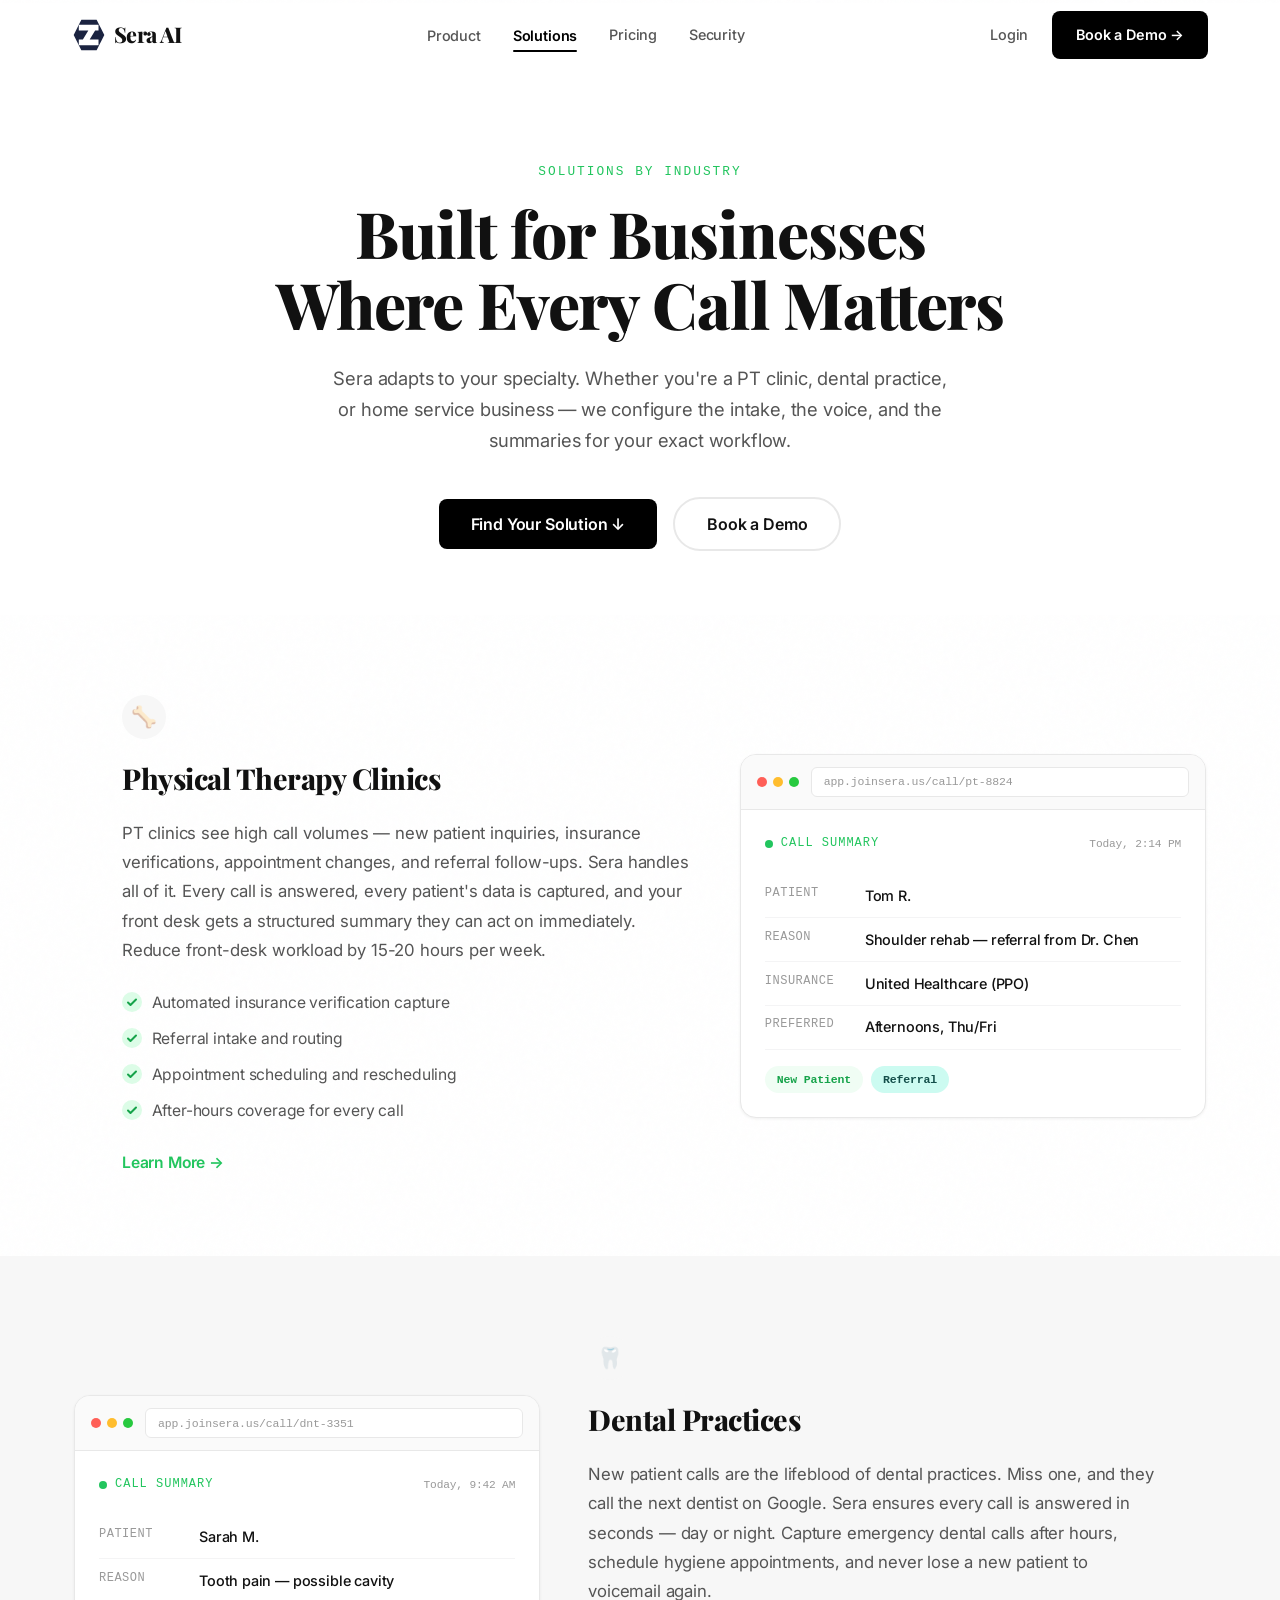
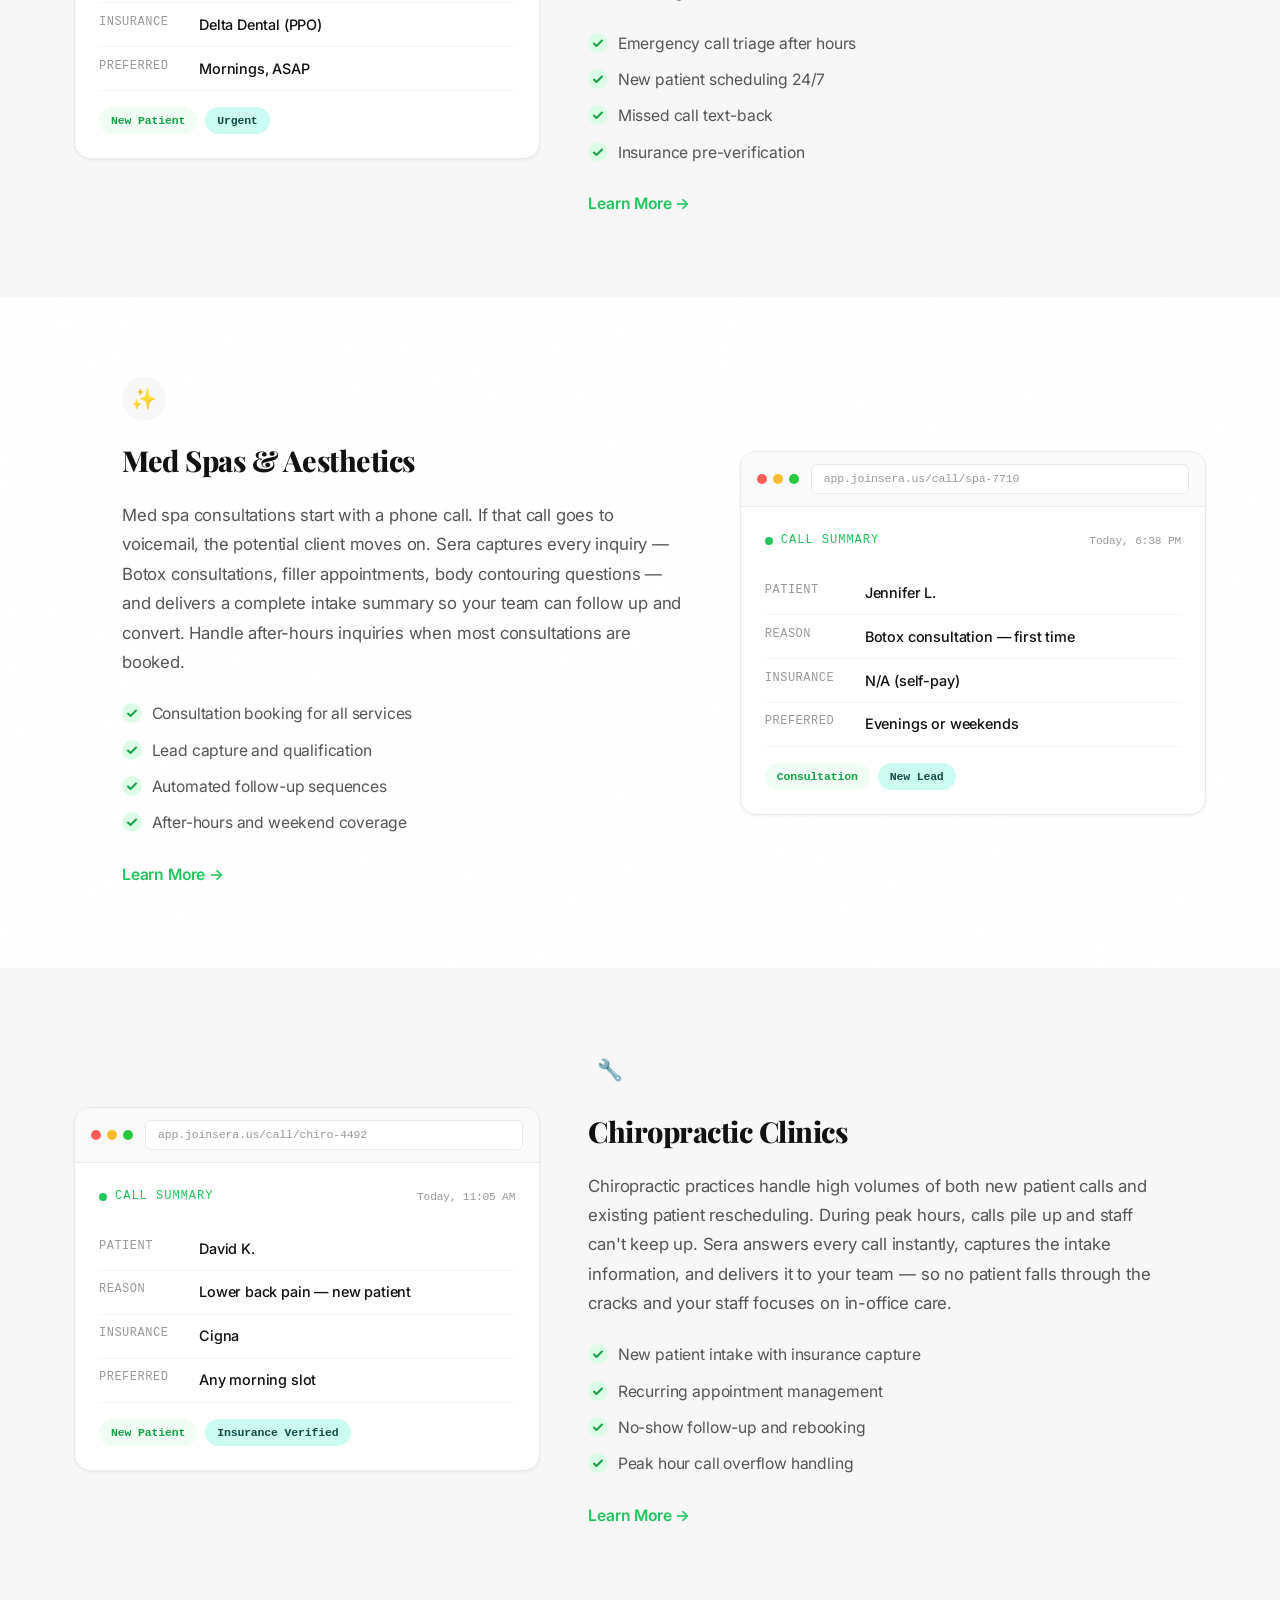
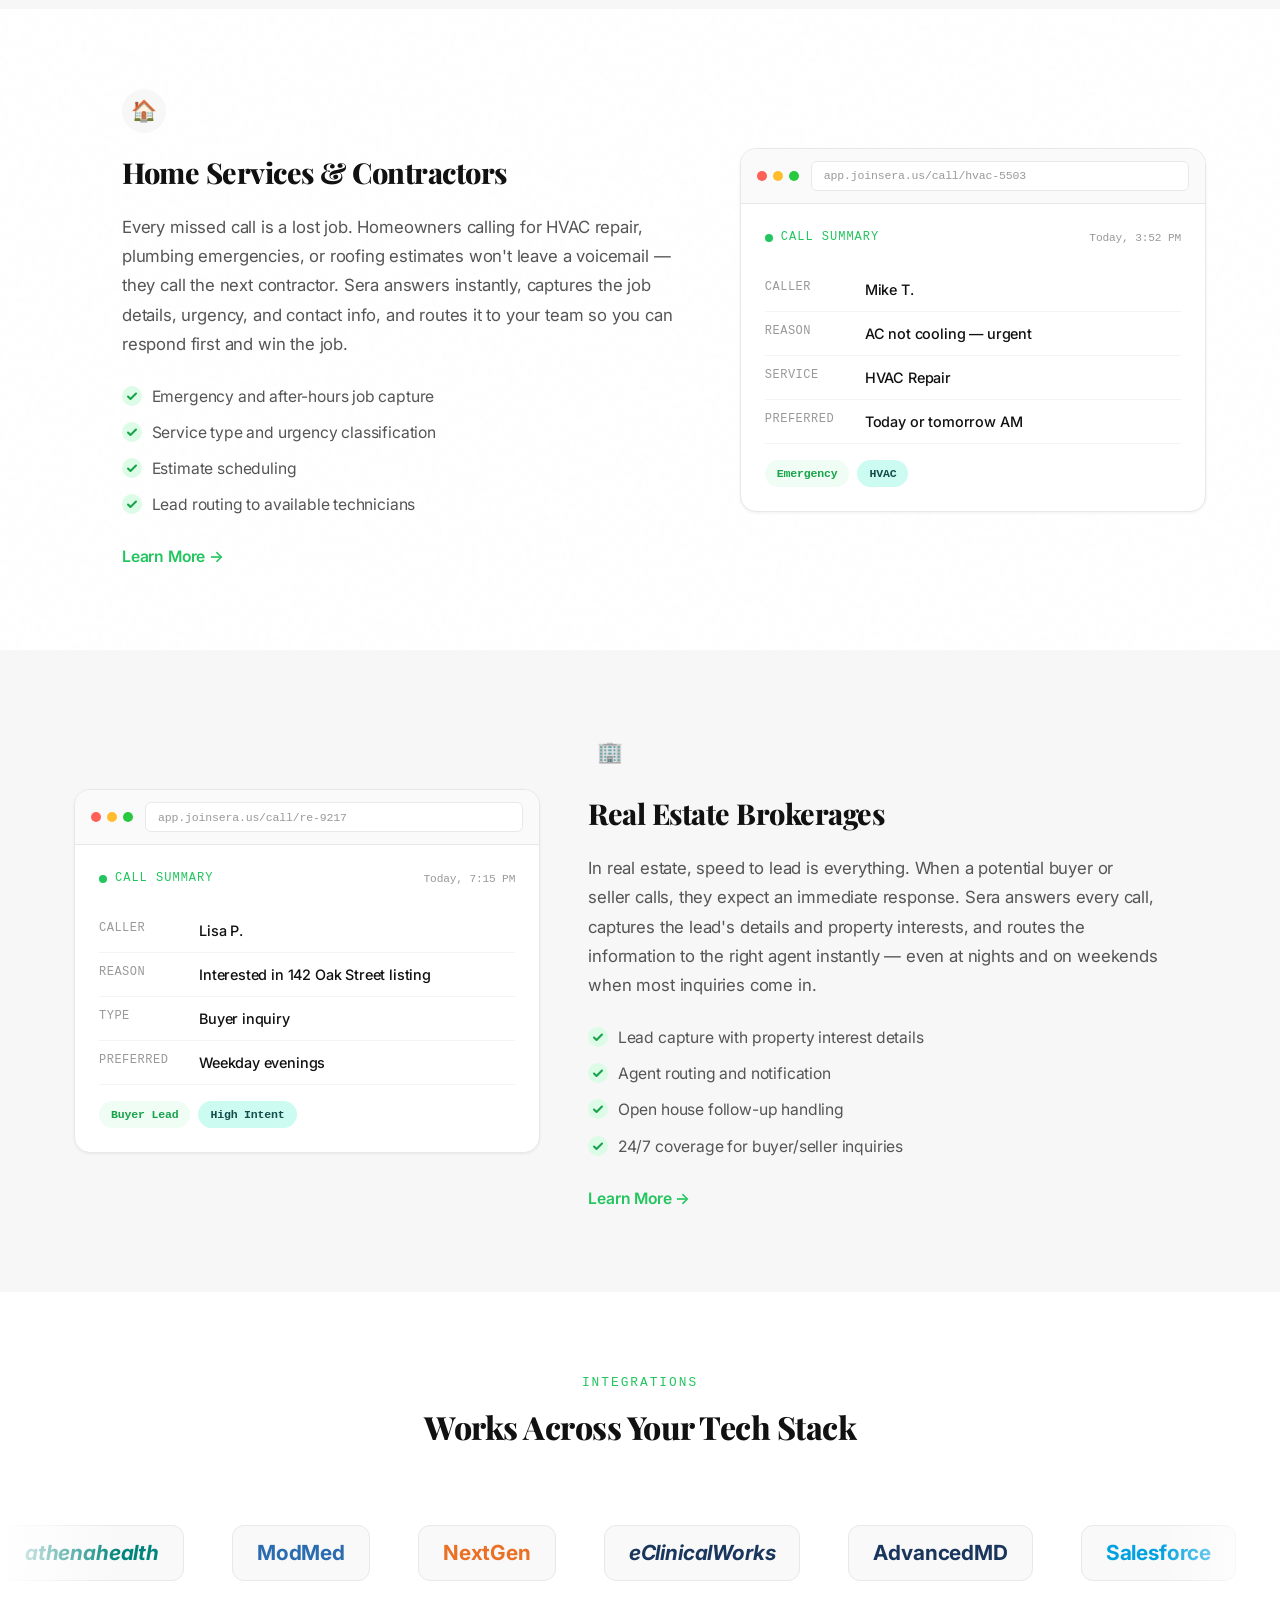
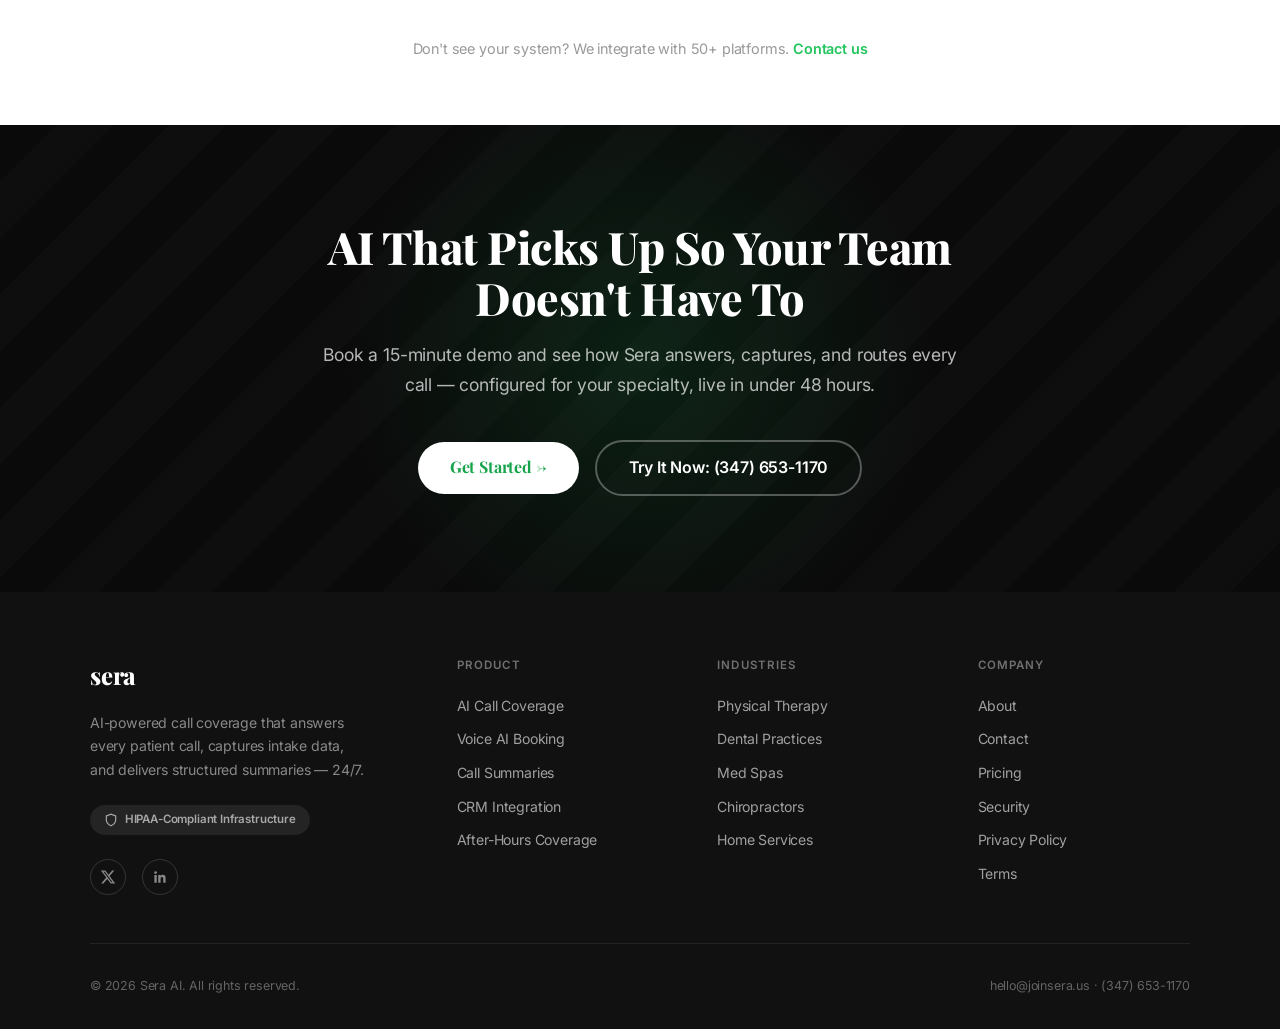
<file: solutions.html>
<!DOCTYPE html>
<html lang="en">
<head>
<meta charset="UTF-8">
<meta name="viewport" content="width=device-width, initial-scale=1.0">
<title>Solutions — Sera | AI Call Answering for PT, Dental, Med Spa & More</title>
<meta name="description" content="Sera adapts to your specialty. Custom intake flows for physical therapy, dental, med spa, chiropractic, home services, and real estate.">
<meta property="og:title" content="Solutions by Industry — Sera | AI Call Coverage">
<meta property="og:description" content="AI call coverage configured for your exact workflow — PT, dental, dermatology, and more.">
<meta property="og:type" content="website">
<meta property="og:url" content="https://joinsera.us/solutions">
<meta name="twitter:card" content="summary_large_image">
<meta property="og:image" content="https://joinsera.us/assets/images/og-image.png">
<meta name="twitter:image" content="https://joinsera.us/assets/images/og-image.png">
<link rel="icon" href="/favicon.svg" type="image/svg+xml">
<link rel="icon" href="/favicon.png" type="image/png">
<link rel="apple-touch-icon" href="/favicon.svg">
<link rel="canonical" href="https://joinsera.us/solutions">
<link rel="preconnect" href="https://fonts.googleapis.com">
<link rel="preconnect" href="https://fonts.gstatic.com" crossorigin>
<link href="https://fonts.googleapis.com/css2?family=Playfair+Display:ital,wght@0,400;1,400;1,600&family=Inter:wght@300;400;500;600&display=swap" rel="stylesheet">
<link rel="stylesheet" href="css/styles.css">
<style>
:root {
  --green: #22C55E;
  --green-hover: #16A34A;
  --green-light: #F0FDF4;
  --green-dark: #16A34A;
  --teal: #22C55E;
  --text-heading: #111111;
  --text-body: #555555;
  --text-muted: #999999;
  --border: #E8E8E8;
  --bg-warm: #F7F7F7;
  --bg-green-tint: #F7F7F7;
  --font-sans: 'Inter', system-ui, sans-serif;
  --font-mono: 'IBM Plex Mono', monospace;
  --shadow-card: 0 1px 3px rgba(0,0,0,0.06);
  --shadow-card-hover: 0 4px 12px rgba(0,0,0,0.08);
  --radius-card: 16px;
  --radius-pill: 100px;
}

*, *::before, *::after { margin: 0; padding: 0; box-sizing: border-box; }

html { scroll-behavior: smooth; }

h1,h2,h3,h4,h5,h6 { font-family: var(--font-heading); }

body {
  font-family: var(--font-sans);
  color: var(--text-body);
  line-height: 1.65;
  letter-spacing: -0.01em;
  background-color: var(--bg-white);
  background-image: url("data:image/svg+xml,%3Csvg viewBox='0 0 256 256' xmlns='http://www.w3.org/2000/svg'%3E%3Cfilter id='noise'%3E%3CfeTurbulence type='fractalNoise' baseFrequency='0.9' numOctaves='4' stitchTiles='stitch'/%3E%3C/filter%3E%3Crect width='100%25' height='100%25' filter='url(%23noise)' opacity='0.018'/%3E%3C/svg%3E");
  -webkit-font-smoothing: antialiased;
}

/* Scroll Progress Bar */
.scroll-progress {
  position: fixed;
  top: 0;
  left: 0;
  height: 3px;
  width: 0%;
  background: #000;
  z-index: 201;
  transition: width 0.05s linear;
}

@keyframes gradientShift {
  0% { background-position: 0% 50%; }
  50% { background-position: 100% 50%; }
  100% { background-position: 0% 50%; }
}

/* NAV */
.nav {
  position: sticky;
  top: 3px;
  background: rgba(255,255,255,0.92);
  backdrop-filter: blur(16px);
  -webkit-backdrop-filter: blur(16px);
  border-bottom: 1px solid transparent;
  z-index: 100;
  transition: border-color 0.3s, box-shadow 0.3s;
}

.nav.scrolled {
  border-bottom-color: var(--border);
  box-shadow: 0 1px 12px rgba(0,0,0,0.06);
}

.nav-inner {
  max-width: 1200px;
  margin: 0 auto;
  padding: 0 2rem;
  height: 64px;
  display: flex;
  align-items: center;
  justify-content: space-between;
}

.nav-logo {
  font-family: var(--font-heading);
  font-size: 1.5rem;
  font-weight: 800;
  color: var(--green);
  text-decoration: none;
  letter-spacing: -0.5px;
}

.nav-links {
  display: flex;
  align-items: center;
  gap: 2rem;
  list-style: none;
}

.nav-links a {
  text-decoration: none;
  color: var(--text-body);
  font-size: 0.95rem;
  font-weight: 500;
  transition: color 0.2s;
  position: relative;
  padding-bottom: 4px;
}

.nav-links a:hover { color: var(--text-heading); }

.nav-links a.active {
  color: var(--green);
  font-weight: 700;
}

.nav-links a.active::after {
  content: '';
  position: absolute;
  bottom: -2px;
  left: 0;
  right: 0;
  height: 2px;
  background: var(--green);
  border-radius: 2px;
}

.nav-right {
  display: flex;
  align-items: center;
  gap: 1rem;
}

.nav-login {
  text-decoration: none;
  color: var(--text-body);
  font-size: 0.95rem;
  font-weight: 500;
  transition: color 0.2s;
}

.nav-login:hover { color: var(--text-heading); }

.btn-demo {
  display: inline-flex;
  align-items: center;
  gap: 0.3rem;
  background: #000;
  color: #fff;
  padding: 0.55rem 1.4rem;
  border-radius: 8px;
  text-decoration: none;
  font-size: 0.9rem;
  font-weight: 600;
  transition: background 0.2s, transform 0.15s;
  border: none;
  cursor: pointer;
}

.btn-demo:hover {
  background: #333;
  transform: translateY(-1px);
}

.hamburger {
  display: none;
  flex-direction: column;
  gap: 5px;
  background: none;
  border: none;
  cursor: pointer;
  padding: 4px;
}

.hamburger span {
  display: block;
  width: 22px;
  height: 2px;
  background: var(--text-heading);
  border-radius: 2px;
  transition: transform 0.3s, opacity 0.3s;
}

.mobile-menu {
  display: none;
  position: fixed;
  top: 67px;
  left: 0;
  right: 0;
  background: #fff;
  border-bottom: 1px solid var(--border);
  padding: 1.5rem 2rem;
  z-index: 99;
  box-shadow: 0 8px 24px rgba(0,0,0,0.08);
}

.mobile-menu.open { display: block; }

.mobile-menu a {
  display: block;
  padding: 0.75rem 0;
  color: var(--text-body);
  text-decoration: none;
  font-weight: 500;
  font-size: 1rem;
  border-bottom: 1px solid var(--border);
}

.mobile-menu a.active { color: var(--green); font-weight: 700; }

.mobile-menu a:last-child { border-bottom: none; }

.mobile-menu .btn-demo {
  display: inline-flex;
  margin-top: 1rem;
}

/* HERO */
.hero {
  background: #fff;
  padding: 6rem 0 4rem;
  text-align: center;
}

.hero-inner {
  max-width: 800px;
  margin: 0 auto;
  padding: 0 2rem;
}

.eyebrow {
  font-family: var(--font-mono);
  font-size: 0.8rem;
  font-weight: 500;
  letter-spacing: 2px;
  text-transform: uppercase;
  color: var(--green);
  margin-bottom: 1rem;
}

.hero h1 {
  font-size: clamp(2.8rem, 5vw, 4rem);
  font-weight: 800;
  color: var(--text-heading);
  line-height: 1.1;
  margin-bottom: 1.5rem;
  letter-spacing: -1px;
}

.hero-sub {
  max-width: 620px;
  margin: 0 auto 2.5rem;
  font-size: 1.15rem;
  color: var(--text-body);
  line-height: 1.7;
}

.hero-buttons {
  display: flex;
  align-items: center;
  justify-content: center;
  gap: 1rem;
  flex-wrap: wrap;
}

.btn-primary {
  display: inline-flex;
  align-items: center;
  gap: 0.4rem;
  background: #000;
  color: #fff;
  padding: 0.75rem 2rem;
  border-radius: 8px;
  text-decoration: none;
  font-size: 1rem;
  font-weight: 600;
  transition: background 0.2s, transform 0.15s;
  border: none;
  cursor: pointer;
}

.btn-primary:hover {
  background: #333;
  transform: translateY(-1px);
}

.btn-outline {
  display: inline-flex;
  align-items: center;
  gap: 0.4rem;
  background: transparent;
  color: var(--text-heading);
  padding: 0.75rem 2rem;
  border-radius: 100px;
  text-decoration: none;
  font-size: 1rem;
  font-weight: 600;
  border: 2px solid var(--border);
  transition: border-color 0.2s, transform 0.15s;
  cursor: pointer;
}

.btn-outline:hover {
  border-color: var(--text-muted);
  transform: translateY(-1px);
}

/* INDUSTRY SECTIONS */
.industry-section {
  padding: 5rem 0;
}

.industry-section.alt-bg {
  background: var(--bg-warm);
}

.industry-inner {
  max-width: 1100px;
  margin: 0 auto;
  padding: 0 2rem;
  display: flex;
  align-items: center;
  gap: 3rem;
}

.industry-inner.reversed {
  flex-direction: row-reverse;
}

.industry-text {
  flex: 0 0 55%;
  max-width: 55%;
}

.industry-mockup {
  flex: 0 0 45%;
  max-width: 45%;
}

.industry-icon {
  width: 44px;
  height: 44px;
  background: var(--bg-green-tint);
  border-radius: 50%;
  display: flex;
  align-items: center;
  justify-content: center;
  font-size: 1.3rem;
  margin-bottom: 1rem;
}

.industry-text h2 {
  font-family: var(--font-heading);
  font-size: 1.8rem;
  font-weight: 800;
  color: var(--text-heading);
  margin-bottom: 1rem;
  letter-spacing: -0.5px;
}

.industry-text p {
  font-size: 1.05rem;
  line-height: 1.75;
  color: var(--text-body);
  margin-bottom: 1.5rem;
}

.benefit-list {
  list-style: none;
  margin-bottom: 1.5rem;
}

.benefit-list li {
  display: flex;
  align-items: flex-start;
  gap: 0.6rem;
  margin-bottom: 0.65rem;
  font-size: 0.98rem;
  color: var(--text-body);
}

.benefit-check {
  flex-shrink: 0;
  width: 20px;
  height: 20px;
  margin-top: 2px;
}

.learn-more {
  color: var(--green);
  text-decoration: none;
  font-weight: 600;
  font-size: 0.98rem;
  transition: color 0.2s;
}

.learn-more:hover { color: var(--green-hover); }

/* Browser Chrome Mockup */
.browser-chrome {
  background: #fff;
  border-radius: 16px;
  box-shadow: var(--shadow-card);
  overflow: hidden;
  border: 1px solid var(--border);
  transition: transform 0.25s cubic-bezier(0.22, 1, 0.36, 1), box-shadow 0.25s cubic-bezier(0.22, 1, 0.36, 1);
}

.browser-chrome:hover {
  transform: translateY(-4px);
  box-shadow: var(--shadow-card-hover);
}

.browser-bar {
  display: flex;
  align-items: center;
  gap: 0.75rem;
  padding: 0.75rem 1rem;
  background: #FAFAFA;
  border-bottom: 1px solid var(--border);
}

.browser-dots {
  display: flex;
  gap: 6px;
}

.browser-dots span {
  width: 10px;
  height: 10px;
  border-radius: 50%;
}

.browser-dots span:nth-child(1) { background: #FF5F57; }
.browser-dots span:nth-child(2) { background: #FFBD2E; }
.browser-dots span:nth-child(3) { background: #27C93F; }

.browser-url {
  flex: 1;
  background: #fff;
  border: 1px solid var(--border);
  border-radius: 6px;
  padding: 0.3rem 0.75rem;
  font-family: var(--font-mono);
  font-size: 0.72rem;
  color: var(--text-muted);
}

.call-summary {
  padding: 1.5rem;
}

.summary-header {
  display: flex;
  align-items: center;
  gap: 0.5rem;
  margin-bottom: 1.25rem;
}

.summary-dot {
  width: 8px;
  height: 8px;
  background: var(--green);
  border-radius: 50%;
}

.summary-title {
  font-family: var(--font-mono);
  font-size: 0.75rem;
  font-weight: 500;
  color: var(--green);
  letter-spacing: 1px;
  text-transform: uppercase;
}

.summary-time {
  margin-left: auto;
  font-family: var(--font-mono);
  font-size: 0.7rem;
  color: var(--text-muted);
}

.summary-row {
  display: flex;
  padding: 0.6rem 0;
  border-bottom: 1px solid #F4F4F5;
}

.summary-row:last-of-type { border-bottom: none; }

.summary-label {
  font-family: var(--font-mono);
  font-size: 0.75rem;
  font-weight: 500;
  color: var(--text-muted);
  min-width: 100px;
  text-transform: uppercase;
  letter-spacing: 0.5px;
}

.summary-value {
  font-size: 0.9rem;
  color: var(--text-heading);
  font-weight: 500;
}

.summary-badges {
  display: flex;
  flex-wrap: wrap;
  gap: 0.5rem;
  margin-top: 1rem;
}

.badge {
  display: inline-block;
  padding: 0.25rem 0.75rem;
  border-radius: 100px;
  font-size: 0.72rem;
  font-weight: 600;
  font-family: var(--font-mono);
}

.badge-green {
  background: var(--green-light);
  color: var(--green-dark);
}

.badge-teal {
  background: #CCFBF1;
  color: #134E4A;
}

/* TECH STACK MARQUEE */
.tech-stack {
  background: #fff;
  padding: 5rem 0 4rem;
  text-align: center;
  overflow: hidden;
}

.tech-stack .eyebrow { margin-bottom: 0.5rem; }

.tech-stack h2 {
  font-family: var(--font-heading);
  font-size: 2rem;
  font-weight: 800;
  color: var(--text-heading);
  margin-bottom: 3rem;
  letter-spacing: -0.5px;
}

.marquee-container {
  position: relative;
  width: 100%;
  overflow: hidden;
  padding: 1.5rem 0;
}

.marquee-container::before,
.marquee-container::after {
  content: '';
  position: absolute;
  top: 0;
  bottom: 0;
  width: 120px;
  z-index: 2;
  pointer-events: none;
}

.marquee-container::before {
  left: 0;
  background: linear-gradient(to right, #fff, transparent);
}

.marquee-container::after {
  right: 0;
  background: linear-gradient(to left, #fff, transparent);
}

.marquee-track {
  display: flex;
  gap: 3rem;
  animation: marqueeScroll 30s linear infinite;
  width: max-content;
}

.marquee-container:hover .marquee-track {
  animation-play-state: paused;
}

@keyframes marqueeScroll {
  0% { transform: translateX(0); }
  100% { transform: translateX(-50%); }
}

.marquee-item {
  font-size: 1.3rem;
  font-weight: 700;
  white-space: nowrap;
  padding: 0.6rem 1.5rem;
  border-radius: 12px;
  background: #F9F9F9;
  border: 1px solid var(--border);
  transition: transform 0.2s;
}

.marquee-item:hover { transform: scale(1.05); }

.tech-note {
  margin-top: 2rem;
  font-size: 0.9rem;
  color: var(--text-muted);
}

/* TESTIMONIALS */
.testimonials {
  background: #0a0a0a;
  padding: 5rem 0;
}

.testimonials-inner {
  max-width: 1100px;
  margin: 0 auto;
  padding: 0 2rem;
}

.testimonials .eyebrow {
  color: rgba(255,255,255,0.7);
}

.testimonials h2 {
  font-family: var(--font-heading);
  font-size: 2.4rem;
  font-weight: 800;
  color: #fff;
  margin-bottom: 3rem;
  letter-spacing: -0.5px;
}

.testimonial-grid {
  display: grid;
  grid-template-columns: repeat(3, 1fr);
  gap: 1.5rem;
}

.testimonial-card {
  background: #fff;
  border-radius: 20px;
  padding: 2rem;
  position: relative;
  box-shadow: var(--shadow-card);
  transition: transform 0.25s cubic-bezier(0.22, 1, 0.36, 1), box-shadow 0.25s cubic-bezier(0.22, 1, 0.36, 1);
}

.testimonial-card:hover {
  transform: translateY(-4px);
  box-shadow: var(--shadow-card-hover);
}

.testimonial-quote-mark {
  position: absolute;
  top: 1rem;
  left: 1.5rem;
  font-size: 4rem;
  font-weight: 800;
  color: var(--green-light);
  line-height: 1;
  font-family: Georgia, serif;
}

.testimonial-stars {
  display: flex;
  gap: 2px;
  margin-bottom: 1rem;
  margin-top: 1.5rem;
}

.testimonial-stars svg {
  width: 18px;
  height: 18px;
  fill: #FBBF24;
}

.testimonial-text {
  font-size: 0.98rem;
  line-height: 1.7;
  color: var(--text-body);
  font-style: italic;
  margin-bottom: 1.5rem;
}

.testimonial-author {
  font-family: var(--font-heading);
  font-weight: 700;
  color: var(--text-heading);
  font-size: 0.95rem;
}

.testimonial-role {
  font-size: 0.85rem;
  color: var(--text-muted);
}

/* DARK CTA */
.dark-cta {
  background: #0a0a0a;
  padding: 6rem 0;
  text-align: center;
  position: relative;
  overflow: hidden;
}

.dark-cta::before {
  content: '';
  position: absolute;
  top: 50%;
  left: 50%;
  width: 600px;
  height: 600px;
  transform: translate(-50%, -50%);
  background: radial-gradient(circle, rgba(16,163,74,0.15) 0%, transparent 70%);
  pointer-events: none;
}

.dark-cta::after {
  content: '';
  position: absolute;
  inset: 0;
  background: repeating-linear-gradient(
    135deg,
    transparent,
    transparent 40px,
    rgba(255,255,255,0.015) 40px,
    rgba(255,255,255,0.015) 80px
  );
  animation: diagonalMove 12s linear infinite;
  pointer-events: none;
}

@keyframes diagonalMove {
  0% { transform: translateX(0) translateY(0); }
  100% { transform: translateX(80px) translateY(80px); }
}

.dark-cta-inner {
  max-width: 700px;
  margin: 0 auto;
  padding: 0 2rem;
  position: relative;
  z-index: 1;
}

.dark-cta h2 {
  font-family: var(--font-heading);
  font-size: clamp(2rem, 4vw, 2.8rem);
  font-weight: 800;
  color: #fff;
  margin-bottom: 1rem;
  letter-spacing: -0.5px;
  line-height: 1.15;
}

.dark-cta p {
  color: rgba(255,255,255,0.7);
  font-size: 1.1rem;
  margin-bottom: 2.5rem;
  line-height: 1.7;
}

.dark-cta-buttons {
  display: flex;
  align-items: center;
  justify-content: center;
  gap: 1rem;
  flex-wrap: wrap;
}

.btn-white {
  display: inline-flex;
  align-items: center;
  gap: 0.4rem;
  background: #fff;
  color: var(--green-dark);
  padding: 0.8rem 2rem;
  border-radius: 100px;
  text-decoration: none;
  font-family: var(--font-heading);
  font-size: 1rem;
  font-weight: 700;
  transition: transform 0.15s, box-shadow 0.2s;
  border: none;
  cursor: pointer;
}

.btn-white:hover {
  transform: translateY(-2px);
  box-shadow: 0 4px 16px rgba(0,0,0,0.15);
}

.btn-ghost {
  display: inline-flex;
  align-items: center;
  gap: 0.4rem;
  background: transparent;
  color: #fff;
  padding: 0.8rem 2rem;
  border-radius: 100px;
  text-decoration: none;
  font-size: 1rem;
  font-weight: 600;
  border: 2px solid rgba(255,255,255,0.3);
  transition: border-color 0.2s, transform 0.15s;
  cursor: pointer;
}

.btn-ghost:hover {
  border-color: rgba(255,255,255,0.6);
  transform: translateY(-1px);
}

/* FOOTER */
.footer {
  background: var(--text-heading);
  color: #fff;
  padding: 4rem 0 2rem;
}

.footer-inner {
  max-width: 1100px;
  margin: 0 auto;
  padding: 0 2rem;
}

.footer-grid {
  display: grid;
  grid-template-columns: 1.5fr 1fr 1fr 1fr;
  gap: 3rem;
  margin-bottom: 3rem;
}

.footer-brand .nav-logo {
  display: inline-block;
  margin-bottom: 1rem;
}

.footer-brand p {
  color: rgba(255,255,255,0.6);
  font-size: 0.9rem;
  line-height: 1.7;
  max-width: 260px;
}

.footer-col h4 {
  font-size: 0.85rem;
  font-weight: 700;
  text-transform: uppercase;
  letter-spacing: 1px;
  margin-bottom: 1.25rem;
  color: rgba(255,255,255,0.5);
}

.footer-col a {
  display: block;
  color: rgba(255,255,255,0.8);
  text-decoration: none;
  font-size: 0.92rem;
  margin-bottom: 0.7rem;
  transition: color 0.2s;
}

.footer-col a:hover { color: #fff; }

.footer-bottom {
  border-top: 1px solid rgba(255,255,255,0.1);
  padding-top: 2rem;
  display: flex;
  align-items: center;
  justify-content: space-between;
  flex-wrap: wrap;
  gap: 1rem;
}

.footer-bottom p {
  color: rgba(255,255,255,0.4);
  font-size: 0.85rem;
}

.footer-bottom-links {
  display: flex;
  gap: 1.5rem;
}

.footer-bottom-links a {
  color: rgba(255,255,255,0.4);
  text-decoration: none;
  font-size: 0.85rem;
  transition: color 0.2s;
}

.footer-bottom-links a:hover { color: rgba(255,255,255,0.7); }

/* SCROLL REVEAL */
.reveal {
  opacity: 0;
  transform: translateY(30px);
  transition: opacity 0.5s cubic-bezier(0.22, 1, 0.36, 1), transform 0.5s cubic-bezier(0.22, 1, 0.36, 1);
}

.reveal.visible {
  opacity: 1;
  transform: translateY(0);
}

/* RESPONSIVE */
@media (max-width: 768px) {
  .nav-links { display: none; }
  .nav-login { display: none; }
  .nav-right .btn-demo { display: none; }
  .hamburger { display: flex; }

  .hero { padding: 4rem 0 3rem; }
  .hero h1 { font-size: 2.2rem; }

  .industry-inner,
  .industry-inner.reversed {
    flex-direction: column;
  }

  .industry-text,
  .industry-mockup {
    flex: 0 0 100%;
    max-width: 100%;
  }

  .testimonial-grid {
    grid-template-columns: 1fr;
  }

  .footer-grid,
  .footer div[style*="grid-template-columns"] {
    grid-template-columns: 1fr 1fr !important;
    gap: 2rem !important;
  }

  .footer div[style*="justify-content:space-between"] {
    flex-direction: column !important;
    gap: 0.5rem !important;
    text-align: center !important;
  }

  .dark-cta h2 { font-size: 1.8rem; }
}

@media (max-width: 480px) {
  .footer-grid,
  .footer div[style*="grid-template-columns"] {
    grid-template-columns: 1fr !important;
  }

  .hero-buttons {
    flex-direction: column;
  }

  .dark-cta-buttons {
    flex-direction: column;
  }
}
</style>
</head>
<body>

<!-- Scroll Progress -->
<div class="scroll-progress" id="scrollProgress"></div>

<!-- Top Bar -->

<!-- NAV -->
<nav class="nav" id="nav"><div class="nav__inner">
  <a href="index.html" class="nav__logo"><img src="assets/icons/sera-icon.svg" alt="Sera AI" class="nav__logo-icon"><span class="nav__logo-text">Sera <span class="nav__logo-ai">AI</span></span></a>
  <div class="nav__links">
    <div class="nav__dropdown">
      <a href="product.html" class="nav__link">Product</a>
      <div class="nav__dropdown-menu">
        <a href="product.html#features" class="nav__dropdown-item">AI Call Coverage</a>
        <a href="product.html#features" class="nav__dropdown-item">Voice AI Booking</a>
        <a href="product.html#features" class="nav__dropdown-item">Call Summaries & Transcripts</a>
        <a href="product.html#features" class="nav__dropdown-item">Missed Call Text-Back</a>
        <a href="product.html#features" class="nav__dropdown-item">CRM & Patient Pipeline</a>
        <a href="product.html#features" class="nav__dropdown-item">After-Hours Coverage</a>
      </div>
    </div>
    <div class="nav__dropdown">
      <a href="solutions.html" class="nav__link active">Solutions</a>
      <div class="nav__dropdown-menu">
        <a href="solutions.html#industry-1" class="nav__dropdown-item">Physical Therapy</a>
        <a href="solutions.html#industry-2" class="nav__dropdown-item">Dental Practices</a>
        <a href="solutions.html#industry-3" class="nav__dropdown-item">Med Spas & Aesthetics</a>
        <a href="solutions.html#industry-4" class="nav__dropdown-item">Chiropractors</a>
        <a href="solutions.html#industry-5" class="nav__dropdown-item">Home Services</a>
        <a href="solutions.html#industry-6" class="nav__dropdown-item">Real Estate</a>
      </div>
    </div>
    <a href="pricing.html" class="nav__link">Pricing</a>
    <a href="security.html" class="nav__link">Security</a>
  </div>
  <div class="nav__right"><a href="https://app.joinsera.us" class="nav__login">Login</a><a href="#dark-cta" class="nav__cta">Book a Demo &rarr;</a></div>
  <button class="nav__hamburger" id="hamburger" aria-label="Menu"><span></span><span></span><span></span></button>
</div>
<div class="nav__mobile-menu" id="mobileMenu">
  <a href="product.html">Product</a>
  <a href="solutions.html" class="active">Solutions</a>
  <a href="pricing.html">Pricing</a>
  <a href="security.html">Security</a>
  <a href="https://app.joinsera.us">Login</a>
  <a href="#dark-cta" class="btn btn--primary" style="text-align:center;justify-content:center">Book a Demo &rarr;</a>
</div>
</nav>

<!-- HERO -->
<section class="hero">
  <div class="hero-inner">
    <div class="eyebrow reveal">SOLUTIONS BY INDUSTRY</div>
    <h1 class="reveal">Built for Businesses Where Every Call Matters</h1>
    <p class="hero-sub reveal">Sera adapts to your specialty. Whether you're a PT clinic, dental practice, or home service business &mdash; we configure the intake, the voice, and the summaries for your exact workflow.</p>
    <div class="hero-buttons reveal">
      <a href="#industry-1" class="btn-primary">Find Your Solution &darr;</a>
      <a href="#dark-cta" class="btn-outline">Book a Demo</a>
    </div>
  </div>
</section>

<!-- INDUSTRY 1: Physical Therapy -->
<section class="industry-section" id="industry-1">
  <div class="industry-inner">
    <div class="industry-text reveal">
      <div class="industry-icon">&#x1F9B4;</div>
      <h2>Physical Therapy Clinics</h2>
      <p>PT clinics see high call volumes &mdash; new patient inquiries, insurance verifications, appointment changes, and referral follow-ups. Sera handles all of it. Every call is answered, every patient's data is captured, and your front desk gets a structured summary they can act on immediately. Reduce front-desk workload by 15-20 hours per week.</p>
      <ul class="benefit-list">
        <li><svg class="benefit-check" viewBox="0 0 20 20" fill="none"><circle cx="10" cy="10" r="10" fill="#DCFCE7"/><path d="M6 10.5l2.5 2.5 5.5-5.5" stroke="#16A34A" stroke-width="2" stroke-linecap="round" stroke-linejoin="round"/></svg>Automated insurance verification capture</li>
        <li><svg class="benefit-check" viewBox="0 0 20 20" fill="none"><circle cx="10" cy="10" r="10" fill="#DCFCE7"/><path d="M6 10.5l2.5 2.5 5.5-5.5" stroke="#16A34A" stroke-width="2" stroke-linecap="round" stroke-linejoin="round"/></svg>Referral intake and routing</li>
        <li><svg class="benefit-check" viewBox="0 0 20 20" fill="none"><circle cx="10" cy="10" r="10" fill="#DCFCE7"/><path d="M6 10.5l2.5 2.5 5.5-5.5" stroke="#16A34A" stroke-width="2" stroke-linecap="round" stroke-linejoin="round"/></svg>Appointment scheduling and rescheduling</li>
        <li><svg class="benefit-check" viewBox="0 0 20 20" fill="none"><circle cx="10" cy="10" r="10" fill="#DCFCE7"/><path d="M6 10.5l2.5 2.5 5.5-5.5" stroke="#16A34A" stroke-width="2" stroke-linecap="round" stroke-linejoin="round"/></svg>After-hours coverage for every call</li>
      </ul>
      <a href="#dark-cta" class="learn-more">Learn More &rarr;</a>
    </div>
    <div class="industry-mockup reveal">
      <div class="browser-chrome">
        <div class="browser-bar">
          <div class="browser-dots"><span></span><span></span><span></span></div>
          <div class="browser-url">app.joinsera.us/call/pt-8824</div>
        </div>
        <div class="call-summary">
          <div class="summary-header">
            <div class="summary-dot"></div>
            <span class="summary-title">Call Summary</span>
            <span class="summary-time">Today, 2:14 PM</span>
          </div>
          <div class="summary-row"><span class="summary-label">Patient</span><span class="summary-value">Tom R.</span></div>
          <div class="summary-row"><span class="summary-label">Reason</span><span class="summary-value">Shoulder rehab &mdash; referral from Dr. Chen</span></div>
          <div class="summary-row"><span class="summary-label">Insurance</span><span class="summary-value">United Healthcare (PPO)</span></div>
          <div class="summary-row"><span class="summary-label">Preferred</span><span class="summary-value">Afternoons, Thu/Fri</span></div>
          <div class="summary-badges">
            <span class="badge badge-green">New Patient</span>
            <span class="badge badge-teal">Referral</span>
          </div>
        </div>
      </div>
    </div>
  </div>
</section>

<!-- INDUSTRY 2: Dental -->
<section class="industry-section alt-bg" id="industry-2">
  <div class="industry-inner reversed">
    <div class="industry-text reveal">
      <div class="industry-icon">&#x1F9B7;</div>
      <h2>Dental Practices</h2>
      <p>New patient calls are the lifeblood of dental practices. Miss one, and they call the next dentist on Google. Sera ensures every call is answered in seconds &mdash; day or night. Capture emergency dental calls after hours, schedule hygiene appointments, and never lose a new patient to voicemail again.</p>
      <ul class="benefit-list">
        <li><svg class="benefit-check" viewBox="0 0 20 20" fill="none"><circle cx="10" cy="10" r="10" fill="#DCFCE7"/><path d="M6 10.5l2.5 2.5 5.5-5.5" stroke="#16A34A" stroke-width="2" stroke-linecap="round" stroke-linejoin="round"/></svg>Emergency call triage after hours</li>
        <li><svg class="benefit-check" viewBox="0 0 20 20" fill="none"><circle cx="10" cy="10" r="10" fill="#DCFCE7"/><path d="M6 10.5l2.5 2.5 5.5-5.5" stroke="#16A34A" stroke-width="2" stroke-linecap="round" stroke-linejoin="round"/></svg>New patient scheduling 24/7</li>
        <li><svg class="benefit-check" viewBox="0 0 20 20" fill="none"><circle cx="10" cy="10" r="10" fill="#DCFCE7"/><path d="M6 10.5l2.5 2.5 5.5-5.5" stroke="#16A34A" stroke-width="2" stroke-linecap="round" stroke-linejoin="round"/></svg>Missed call text-back</li>
        <li><svg class="benefit-check" viewBox="0 0 20 20" fill="none"><circle cx="10" cy="10" r="10" fill="#DCFCE7"/><path d="M6 10.5l2.5 2.5 5.5-5.5" stroke="#16A34A" stroke-width="2" stroke-linecap="round" stroke-linejoin="round"/></svg>Insurance pre-verification</li>
      </ul>
      <a href="#dark-cta" class="learn-more">Learn More &rarr;</a>
    </div>
    <div class="industry-mockup reveal">
      <div class="browser-chrome">
        <div class="browser-bar">
          <div class="browser-dots"><span></span><span></span><span></span></div>
          <div class="browser-url">app.joinsera.us/call/dnt-3351</div>
        </div>
        <div class="call-summary">
          <div class="summary-header">
            <div class="summary-dot"></div>
            <span class="summary-title">Call Summary</span>
            <span class="summary-time">Today, 9:42 AM</span>
          </div>
          <div class="summary-row"><span class="summary-label">Patient</span><span class="summary-value">Sarah M.</span></div>
          <div class="summary-row"><span class="summary-label">Reason</span><span class="summary-value">Tooth pain &mdash; possible cavity</span></div>
          <div class="summary-row"><span class="summary-label">Insurance</span><span class="summary-value">Delta Dental (PPO)</span></div>
          <div class="summary-row"><span class="summary-label">Preferred</span><span class="summary-value">Mornings, ASAP</span></div>
          <div class="summary-badges">
            <span class="badge badge-green">New Patient</span>
            <span class="badge badge-teal">Urgent</span>
          </div>
        </div>
      </div>
    </div>
  </div>
</section>

<!-- INDUSTRY 3: Med Spas -->
<section class="industry-section" id="industry-3">
  <div class="industry-inner">
    <div class="industry-text reveal">
      <div class="industry-icon">&#x2728;</div>
      <h2>Med Spas &amp; Aesthetics</h2>
      <p>Med spa consultations start with a phone call. If that call goes to voicemail, the potential client moves on. Sera captures every inquiry &mdash; Botox consultations, filler appointments, body contouring questions &mdash; and delivers a complete intake summary so your team can follow up and convert. Handle after-hours inquiries when most consultations are booked.</p>
      <ul class="benefit-list">
        <li><svg class="benefit-check" viewBox="0 0 20 20" fill="none"><circle cx="10" cy="10" r="10" fill="#DCFCE7"/><path d="M6 10.5l2.5 2.5 5.5-5.5" stroke="#16A34A" stroke-width="2" stroke-linecap="round" stroke-linejoin="round"/></svg>Consultation booking for all services</li>
        <li><svg class="benefit-check" viewBox="0 0 20 20" fill="none"><circle cx="10" cy="10" r="10" fill="#DCFCE7"/><path d="M6 10.5l2.5 2.5 5.5-5.5" stroke="#16A34A" stroke-width="2" stroke-linecap="round" stroke-linejoin="round"/></svg>Lead capture and qualification</li>
        <li><svg class="benefit-check" viewBox="0 0 20 20" fill="none"><circle cx="10" cy="10" r="10" fill="#DCFCE7"/><path d="M6 10.5l2.5 2.5 5.5-5.5" stroke="#16A34A" stroke-width="2" stroke-linecap="round" stroke-linejoin="round"/></svg>Automated follow-up sequences</li>
        <li><svg class="benefit-check" viewBox="0 0 20 20" fill="none"><circle cx="10" cy="10" r="10" fill="#DCFCE7"/><path d="M6 10.5l2.5 2.5 5.5-5.5" stroke="#16A34A" stroke-width="2" stroke-linecap="round" stroke-linejoin="round"/></svg>After-hours and weekend coverage</li>
      </ul>
      <a href="#dark-cta" class="learn-more">Learn More &rarr;</a>
    </div>
    <div class="industry-mockup reveal">
      <div class="browser-chrome">
        <div class="browser-bar">
          <div class="browser-dots"><span></span><span></span><span></span></div>
          <div class="browser-url">app.joinsera.us/call/spa-7710</div>
        </div>
        <div class="call-summary">
          <div class="summary-header">
            <div class="summary-dot"></div>
            <span class="summary-title">Call Summary</span>
            <span class="summary-time">Today, 6:38 PM</span>
          </div>
          <div class="summary-row"><span class="summary-label">Patient</span><span class="summary-value">Jennifer L.</span></div>
          <div class="summary-row"><span class="summary-label">Reason</span><span class="summary-value">Botox consultation &mdash; first time</span></div>
          <div class="summary-row"><span class="summary-label">Insurance</span><span class="summary-value">N/A (self-pay)</span></div>
          <div class="summary-row"><span class="summary-label">Preferred</span><span class="summary-value">Evenings or weekends</span></div>
          <div class="summary-badges">
            <span class="badge badge-green">Consultation</span>
            <span class="badge badge-teal">New Lead</span>
          </div>
        </div>
      </div>
    </div>
  </div>
</section>

<!-- INDUSTRY 4: Chiropractic -->
<section class="industry-section alt-bg" id="industry-4">
  <div class="industry-inner reversed">
    <div class="industry-text reveal">
      <div class="industry-icon">&#x1F527;</div>
      <h2>Chiropractic Clinics</h2>
      <p>Chiropractic practices handle high volumes of both new patient calls and existing patient rescheduling. During peak hours, calls pile up and staff can't keep up. Sera answers every call instantly, captures the intake information, and delivers it to your team &mdash; so no patient falls through the cracks and your staff focuses on in-office care.</p>
      <ul class="benefit-list">
        <li><svg class="benefit-check" viewBox="0 0 20 20" fill="none"><circle cx="10" cy="10" r="10" fill="#DCFCE7"/><path d="M6 10.5l2.5 2.5 5.5-5.5" stroke="#16A34A" stroke-width="2" stroke-linecap="round" stroke-linejoin="round"/></svg>New patient intake with insurance capture</li>
        <li><svg class="benefit-check" viewBox="0 0 20 20" fill="none"><circle cx="10" cy="10" r="10" fill="#DCFCE7"/><path d="M6 10.5l2.5 2.5 5.5-5.5" stroke="#16A34A" stroke-width="2" stroke-linecap="round" stroke-linejoin="round"/></svg>Recurring appointment management</li>
        <li><svg class="benefit-check" viewBox="0 0 20 20" fill="none"><circle cx="10" cy="10" r="10" fill="#DCFCE7"/><path d="M6 10.5l2.5 2.5 5.5-5.5" stroke="#16A34A" stroke-width="2" stroke-linecap="round" stroke-linejoin="round"/></svg>No-show follow-up and rebooking</li>
        <li><svg class="benefit-check" viewBox="0 0 20 20" fill="none"><circle cx="10" cy="10" r="10" fill="#DCFCE7"/><path d="M6 10.5l2.5 2.5 5.5-5.5" stroke="#16A34A" stroke-width="2" stroke-linecap="round" stroke-linejoin="round"/></svg>Peak hour call overflow handling</li>
      </ul>
      <a href="#dark-cta" class="learn-more">Learn More &rarr;</a>
    </div>
    <div class="industry-mockup reveal">
      <div class="browser-chrome">
        <div class="browser-bar">
          <div class="browser-dots"><span></span><span></span><span></span></div>
          <div class="browser-url">app.joinsera.us/call/chiro-4492</div>
        </div>
        <div class="call-summary">
          <div class="summary-header">
            <div class="summary-dot"></div>
            <span class="summary-title">Call Summary</span>
            <span class="summary-time">Today, 11:05 AM</span>
          </div>
          <div class="summary-row"><span class="summary-label">Patient</span><span class="summary-value">David K.</span></div>
          <div class="summary-row"><span class="summary-label">Reason</span><span class="summary-value">Lower back pain &mdash; new patient</span></div>
          <div class="summary-row"><span class="summary-label">Insurance</span><span class="summary-value">Cigna</span></div>
          <div class="summary-row"><span class="summary-label">Preferred</span><span class="summary-value">Any morning slot</span></div>
          <div class="summary-badges">
            <span class="badge badge-green">New Patient</span>
            <span class="badge badge-teal">Insurance Verified</span>
          </div>
        </div>
      </div>
    </div>
  </div>
</section>

<!-- INDUSTRY 5: Home Services -->
<section class="industry-section" id="industry-5">
  <div class="industry-inner">
    <div class="industry-text reveal">
      <div class="industry-icon">&#x1F3E0;</div>
      <h2>Home Services &amp; Contractors</h2>
      <p>Every missed call is a lost job. Homeowners calling for HVAC repair, plumbing emergencies, or roofing estimates won't leave a voicemail &mdash; they call the next contractor. Sera answers instantly, captures the job details, urgency, and contact info, and routes it to your team so you can respond first and win the job.</p>
      <ul class="benefit-list">
        <li><svg class="benefit-check" viewBox="0 0 20 20" fill="none"><circle cx="10" cy="10" r="10" fill="#DCFCE7"/><path d="M6 10.5l2.5 2.5 5.5-5.5" stroke="#16A34A" stroke-width="2" stroke-linecap="round" stroke-linejoin="round"/></svg>Emergency and after-hours job capture</li>
        <li><svg class="benefit-check" viewBox="0 0 20 20" fill="none"><circle cx="10" cy="10" r="10" fill="#DCFCE7"/><path d="M6 10.5l2.5 2.5 5.5-5.5" stroke="#16A34A" stroke-width="2" stroke-linecap="round" stroke-linejoin="round"/></svg>Service type and urgency classification</li>
        <li><svg class="benefit-check" viewBox="0 0 20 20" fill="none"><circle cx="10" cy="10" r="10" fill="#DCFCE7"/><path d="M6 10.5l2.5 2.5 5.5-5.5" stroke="#16A34A" stroke-width="2" stroke-linecap="round" stroke-linejoin="round"/></svg>Estimate scheduling</li>
        <li><svg class="benefit-check" viewBox="0 0 20 20" fill="none"><circle cx="10" cy="10" r="10" fill="#DCFCE7"/><path d="M6 10.5l2.5 2.5 5.5-5.5" stroke="#16A34A" stroke-width="2" stroke-linecap="round" stroke-linejoin="round"/></svg>Lead routing to available technicians</li>
      </ul>
      <a href="#dark-cta" class="learn-more">Learn More &rarr;</a>
    </div>
    <div class="industry-mockup reveal">
      <div class="browser-chrome">
        <div class="browser-bar">
          <div class="browser-dots"><span></span><span></span><span></span></div>
          <div class="browser-url">app.joinsera.us/call/hvac-5503</div>
        </div>
        <div class="call-summary">
          <div class="summary-header">
            <div class="summary-dot"></div>
            <span class="summary-title">Call Summary</span>
            <span class="summary-time">Today, 3:52 PM</span>
          </div>
          <div class="summary-row"><span class="summary-label">Caller</span><span class="summary-value">Mike T.</span></div>
          <div class="summary-row"><span class="summary-label">Reason</span><span class="summary-value">AC not cooling &mdash; urgent</span></div>
          <div class="summary-row"><span class="summary-label">Service</span><span class="summary-value">HVAC Repair</span></div>
          <div class="summary-row"><span class="summary-label">Preferred</span><span class="summary-value">Today or tomorrow AM</span></div>
          <div class="summary-badges">
            <span class="badge badge-green">Emergency</span>
            <span class="badge badge-teal">HVAC</span>
          </div>
        </div>
      </div>
    </div>
  </div>
</section>

<!-- INDUSTRY 6: Real Estate -->
<section class="industry-section alt-bg" id="industry-6">
  <div class="industry-inner reversed">
    <div class="industry-text reveal">
      <div class="industry-icon">&#x1F3E2;</div>
      <h2>Real Estate Brokerages</h2>
      <p>In real estate, speed to lead is everything. When a potential buyer or seller calls, they expect an immediate response. Sera answers every call, captures the lead's details and property interests, and routes the information to the right agent instantly &mdash; even at nights and on weekends when most inquiries come in.</p>
      <ul class="benefit-list">
        <li><svg class="benefit-check" viewBox="0 0 20 20" fill="none"><circle cx="10" cy="10" r="10" fill="#DCFCE7"/><path d="M6 10.5l2.5 2.5 5.5-5.5" stroke="#16A34A" stroke-width="2" stroke-linecap="round" stroke-linejoin="round"/></svg>Lead capture with property interest details</li>
        <li><svg class="benefit-check" viewBox="0 0 20 20" fill="none"><circle cx="10" cy="10" r="10" fill="#DCFCE7"/><path d="M6 10.5l2.5 2.5 5.5-5.5" stroke="#16A34A" stroke-width="2" stroke-linecap="round" stroke-linejoin="round"/></svg>Agent routing and notification</li>
        <li><svg class="benefit-check" viewBox="0 0 20 20" fill="none"><circle cx="10" cy="10" r="10" fill="#DCFCE7"/><path d="M6 10.5l2.5 2.5 5.5-5.5" stroke="#16A34A" stroke-width="2" stroke-linecap="round" stroke-linejoin="round"/></svg>Open house follow-up handling</li>
        <li><svg class="benefit-check" viewBox="0 0 20 20" fill="none"><circle cx="10" cy="10" r="10" fill="#DCFCE7"/><path d="M6 10.5l2.5 2.5 5.5-5.5" stroke="#16A34A" stroke-width="2" stroke-linecap="round" stroke-linejoin="round"/></svg>24/7 coverage for buyer/seller inquiries</li>
      </ul>
      <a href="#dark-cta" class="learn-more">Learn More &rarr;</a>
    </div>
    <div class="industry-mockup reveal">
      <div class="browser-chrome">
        <div class="browser-bar">
          <div class="browser-dots"><span></span><span></span><span></span></div>
          <div class="browser-url">app.joinsera.us/call/re-9217</div>
        </div>
        <div class="call-summary">
          <div class="summary-header">
            <div class="summary-dot"></div>
            <span class="summary-title">Call Summary</span>
            <span class="summary-time">Today, 7:15 PM</span>
          </div>
          <div class="summary-row"><span class="summary-label">Caller</span><span class="summary-value">Lisa P.</span></div>
          <div class="summary-row"><span class="summary-label">Reason</span><span class="summary-value">Interested in 142 Oak Street listing</span></div>
          <div class="summary-row"><span class="summary-label">Type</span><span class="summary-value">Buyer inquiry</span></div>
          <div class="summary-row"><span class="summary-label">Preferred</span><span class="summary-value">Weekday evenings</span></div>
          <div class="summary-badges">
            <span class="badge badge-green">Buyer Lead</span>
            <span class="badge badge-teal">High Intent</span>
          </div>
        </div>
      </div>
    </div>
  </div>
</section>

<!-- TECH STACK MARQUEE -->
<section class="tech-stack">
  <div class="eyebrow reveal">INTEGRATIONS</div>
  <h2 class="reveal">Works Across Your Tech Stack</h2>
  <div class="marquee-container">
    <div class="marquee-track">
      <span class="marquee-item" style="color:#00857C;font-style:italic;">athenahealth</span>
      <span class="marquee-item" style="color:#2B6CB0;font-weight:700;">ModMed</span>
      <span class="marquee-item" style="color:#E97025;font-weight:700;">NextGen</span>
      <span class="marquee-item" style="color:#1A365D;font-style:italic;">eClinicalWorks</span>
      <span class="marquee-item" style="color:#1A365D;">AdvancedMD</span>
      <span class="marquee-item" style="color:#00A1E0;">Salesforce</span>
      <span class="marquee-item" style="color:#FF7A59;font-weight:700;">HubSpot</span>
      <span class="marquee-item" style="color:#16A34A;">DrChrono</span>
      <!-- Duplicate for seamless loop -->
      <span class="marquee-item" style="color:#00857C;font-style:italic;">athenahealth</span>
      <span class="marquee-item" style="color:#2B6CB0;font-weight:700;">ModMed</span>
      <span class="marquee-item" style="color:#E97025;font-weight:700;">NextGen</span>
      <span class="marquee-item" style="color:#1A365D;font-style:italic;">eClinicalWorks</span>
      <span class="marquee-item" style="color:#1A365D;">AdvancedMD</span>
      <span class="marquee-item" style="color:#00A1E0;">Salesforce</span>
      <span class="marquee-item" style="color:#FF7A59;font-weight:700;">HubSpot</span>
      <span class="marquee-item" style="color:#16A34A;">DrChrono</span>
    </div>
  </div>
  <p class="tech-note reveal">Don't see your system? We integrate with 50+ platforms. <a href="mailto:hello@joinsera.us" style="color:var(--green);text-decoration:none;font-weight:600;">Contact us</a></p>
</section>

<!-- DARK CTA -->
<section class="dark-cta" id="dark-cta">
  <div class="dark-cta-inner reveal">
    <h2>AI That Picks Up So Your Team Doesn't Have To</h2>
    <p>Book a 15-minute demo and see how Sera answers, captures, and routes every call &mdash; configured for your specialty, live in under 48 hours.</p>
    <div class="dark-cta-buttons">
      <a href="https://calendly.com/sera-ai/demo" target="_blank" rel="noopener" class="btn-white">Get Started &rarr;</a>
      <a href="tel:3476531170" class="btn-ghost">Try It Now: (347) 653-1170</a>
    </div>
  </div>
</section>

<!-- FOOTER -->
<footer class="footer">
  <div class="footer__inner">
    <div>
      <a href="index.html" class="footer__logo">sera</a>
      <p class="footer__brand-desc">AI-powered call coverage that answers every patient call, captures intake data, and delivers structured summaries — 24/7.</p>
      <div class="footer__hipaa"><svg width="14" height="14" viewBox="0 0 24 24" fill="none" stroke="currentColor" stroke-width="2"><path d="M12 22s8-4 8-10V5l-8-3-8 3v7c0 6 8 10 8 10z"/></svg>HIPAA-Compliant Infrastructure</div>
      <div class="footer__social">
        <a href="https://twitter.com/joinsera" target="_blank" rel="noopener" aria-label="Twitter"><svg viewBox="0 0 24 24" fill="currentColor"><path d="M18.244 2.25h3.308l-7.227 8.26 8.502 11.24H16.17l-5.214-6.817L4.99 21.75H1.68l7.73-8.835L1.254 2.25H8.08l4.713 6.231zm-1.161 17.52h1.833L7.084 4.126H5.117z"/></svg></a>
        <a href="https://linkedin.com/company/joinsera" target="_blank" rel="noopener" aria-label="LinkedIn"><svg viewBox="0 0 24 24" fill="currentColor"><path d="M20.447 20.452h-3.554v-5.569c0-1.328-.027-3.037-1.852-3.037-1.853 0-2.136 1.445-2.136 2.939v5.667H9.351V9h3.414v1.561h.046c.477-.9 1.637-1.85 3.37-1.85 3.601 0 4.267 2.37 4.267 5.455v6.286zM5.337 7.433c-1.144 0-2.063-.926-2.063-2.065 0-1.138.92-2.063 2.063-2.063 1.14 0 2.064.925 2.064 2.063 0 1.139-.925 2.065-2.064 2.065zm1.782 13.019H3.555V9h3.564v11.452z"/></svg></a>
      </div>
    </div>
    <div>
      <div class="footer__col-title">Product</div>
      <div class="footer__col-links">
        <a href="product.html">AI Call Coverage</a>
        <a href="product.html">Voice AI Booking</a>
        <a href="product.html">Call Summaries</a>
        <a href="product.html">CRM Integration</a>
        <a href="product.html">After-Hours Coverage</a>
      </div>
    </div>
    <div>
      <div class="footer__col-title">Industries</div>
      <div class="footer__col-links">
        <a href="solutions.html">Physical Therapy</a>
        <a href="solutions.html">Dental Practices</a>
        <a href="solutions.html">Med Spas</a>
        <a href="solutions.html">Chiropractors</a>
        <a href="solutions.html">Home Services</a>
      </div>
    </div>
    <div>
      <div class="footer__col-title">Company</div>
      <div class="footer__col-links">
        <a href="about.html">About</a>
        <a href="mailto:hello@joinsera.us">Contact</a>
        <a href="pricing.html">Pricing</a>
        <a href="security.html">Security</a>
        <a href="privacy.html">Privacy Policy</a>
        <a href="terms.html">Terms</a>
      </div>
    </div>
  </div>
  <div class="footer__bottom">
    <p>&copy; 2026 Sera AI. All rights reserved.</p>
    <p>hello@joinsera.us &middot; (347) 653-1170</p>
  </div>
</footer>

<script src="js/main.js"></script>
<script>
// Nav scroll shadow
const nav = document.getElementById('nav');
window.addEventListener('scroll', () => {
  nav.classList.toggle('scrolled', window.scrollY > 10);
});

// Scroll progress bar
const scrollProgress = document.getElementById('scrollProgress');
window.addEventListener('scroll', () => {
  const scrollTop = window.scrollY;
  const docHeight = document.documentElement.scrollHeight - window.innerHeight;
  const scrollPercent = docHeight > 0 ? (scrollTop / docHeight) * 100 : 0;
  scrollProgress.style.width = scrollPercent + '%';
});

// Hamburger menu
const hamburger = document.getElementById('hamburger');
const mobileMenu = document.getElementById('mobileMenu');
hamburger.addEventListener('click', () => {
  mobileMenu.classList.toggle('open');
  const spans = hamburger.querySelectorAll('span');
  if (mobileMenu.classList.contains('open')) {
    spans[0].style.transform = 'rotate(45deg) translate(5px, 5px)';
    spans[1].style.opacity = '0';
    spans[2].style.transform = 'rotate(-45deg) translate(5px, -5px)';
  } else {
    spans[0].style.transform = 'none';
    spans[1].style.opacity = '1';
    spans[2].style.transform = 'none';
  }
});

// Scroll reveal with IntersectionObserver
const revealElements = document.querySelectorAll('.reveal');
const revealObserver = new IntersectionObserver((entries) => {
  entries.forEach((entry, index) => {
    if (entry.isIntersecting) {
      const siblings = entry.target.parentElement.querySelectorAll('.reveal');
      let staggerIndex = 0;
      siblings.forEach((sib, i) => {
        if (sib === entry.target) staggerIndex = i;
      });
      setTimeout(() => {
        entry.target.classList.add('visible');
      }, staggerIndex * 50);
      revealObserver.unobserve(entry.target);
    }
  });
}, { threshold: 0.1 });

revealElements.forEach(el => revealObserver.observe(el));

// Smooth scroll for anchor links
document.querySelectorAll('a[href^="#"]').forEach(anchor => {
  anchor.addEventListener('click', function(e) {
    const href = this.getAttribute('href');
    if (href === '#') return;
    e.preventDefault();
    const target = document.querySelector(href);
    if (target) {
      target.scrollIntoView({ behavior: 'smooth', block: 'start' });
    }
  });
});
</script>
</body>
</html>
</file>
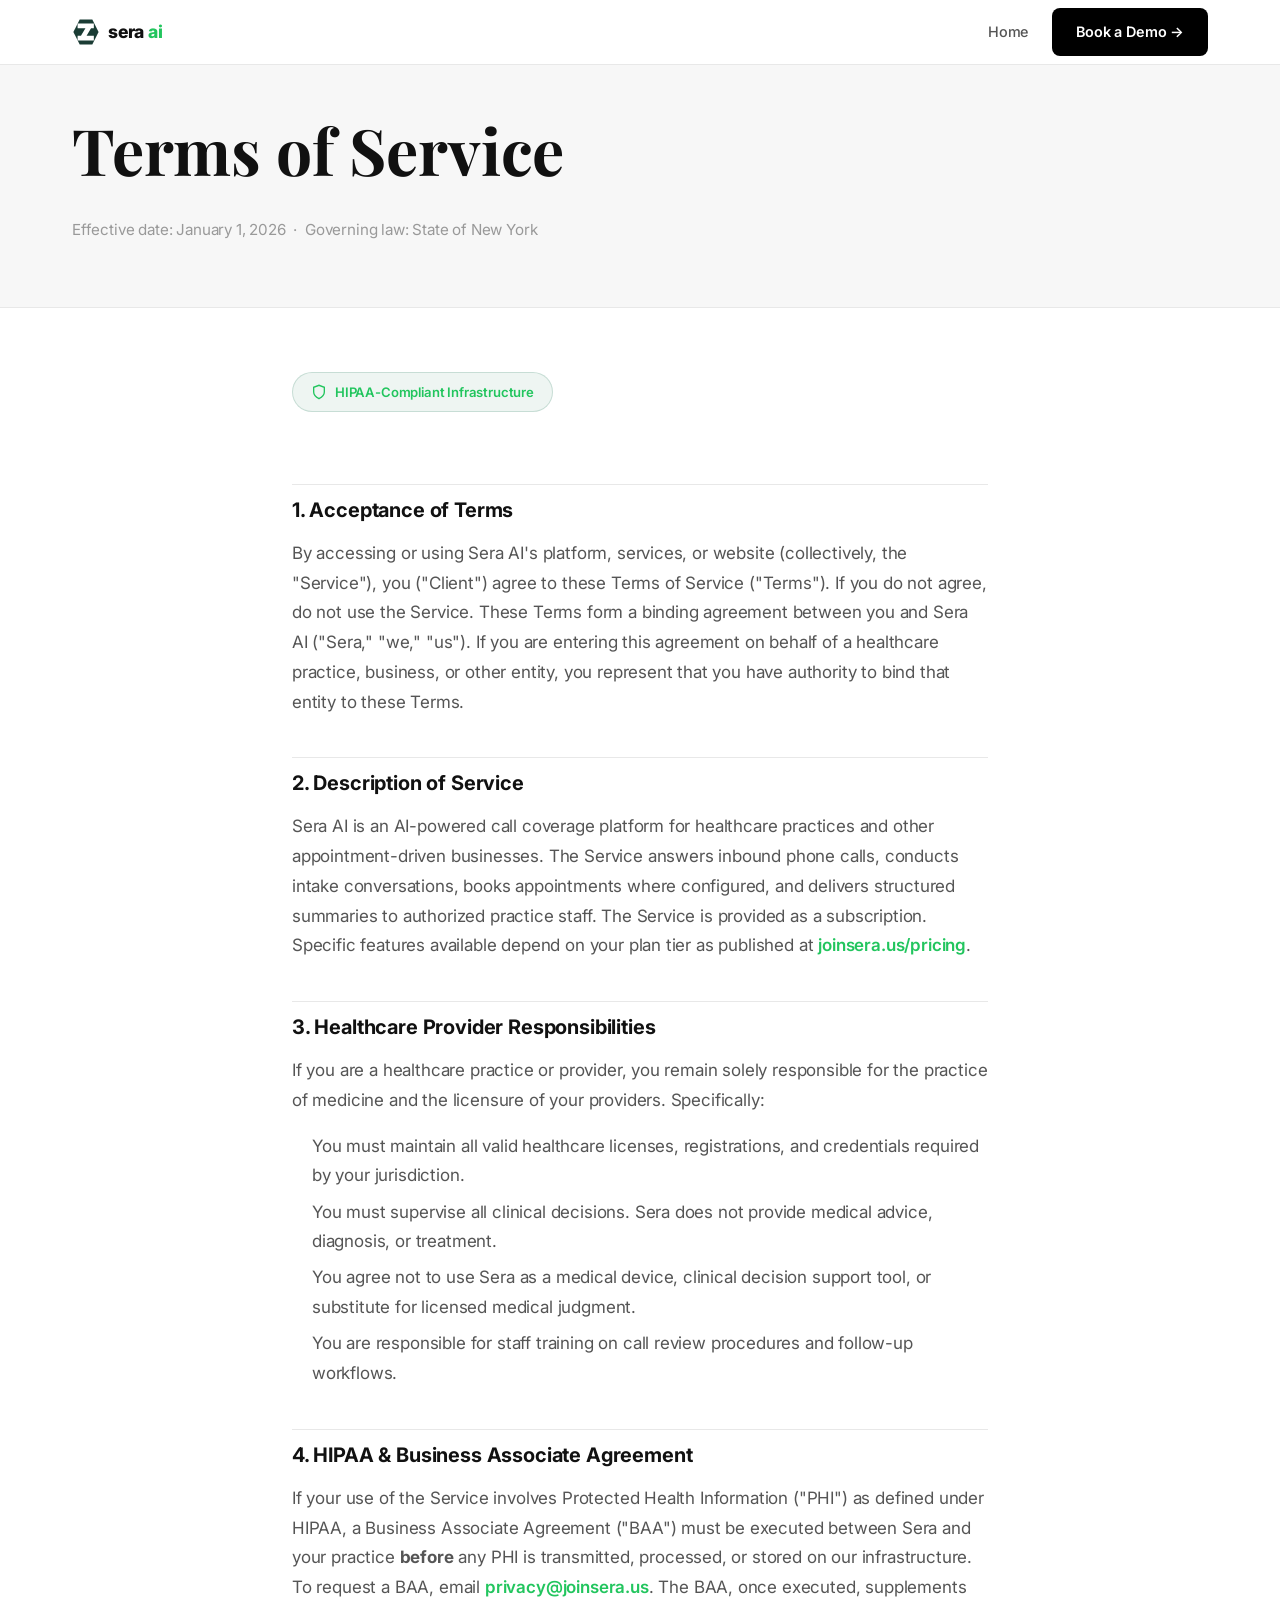
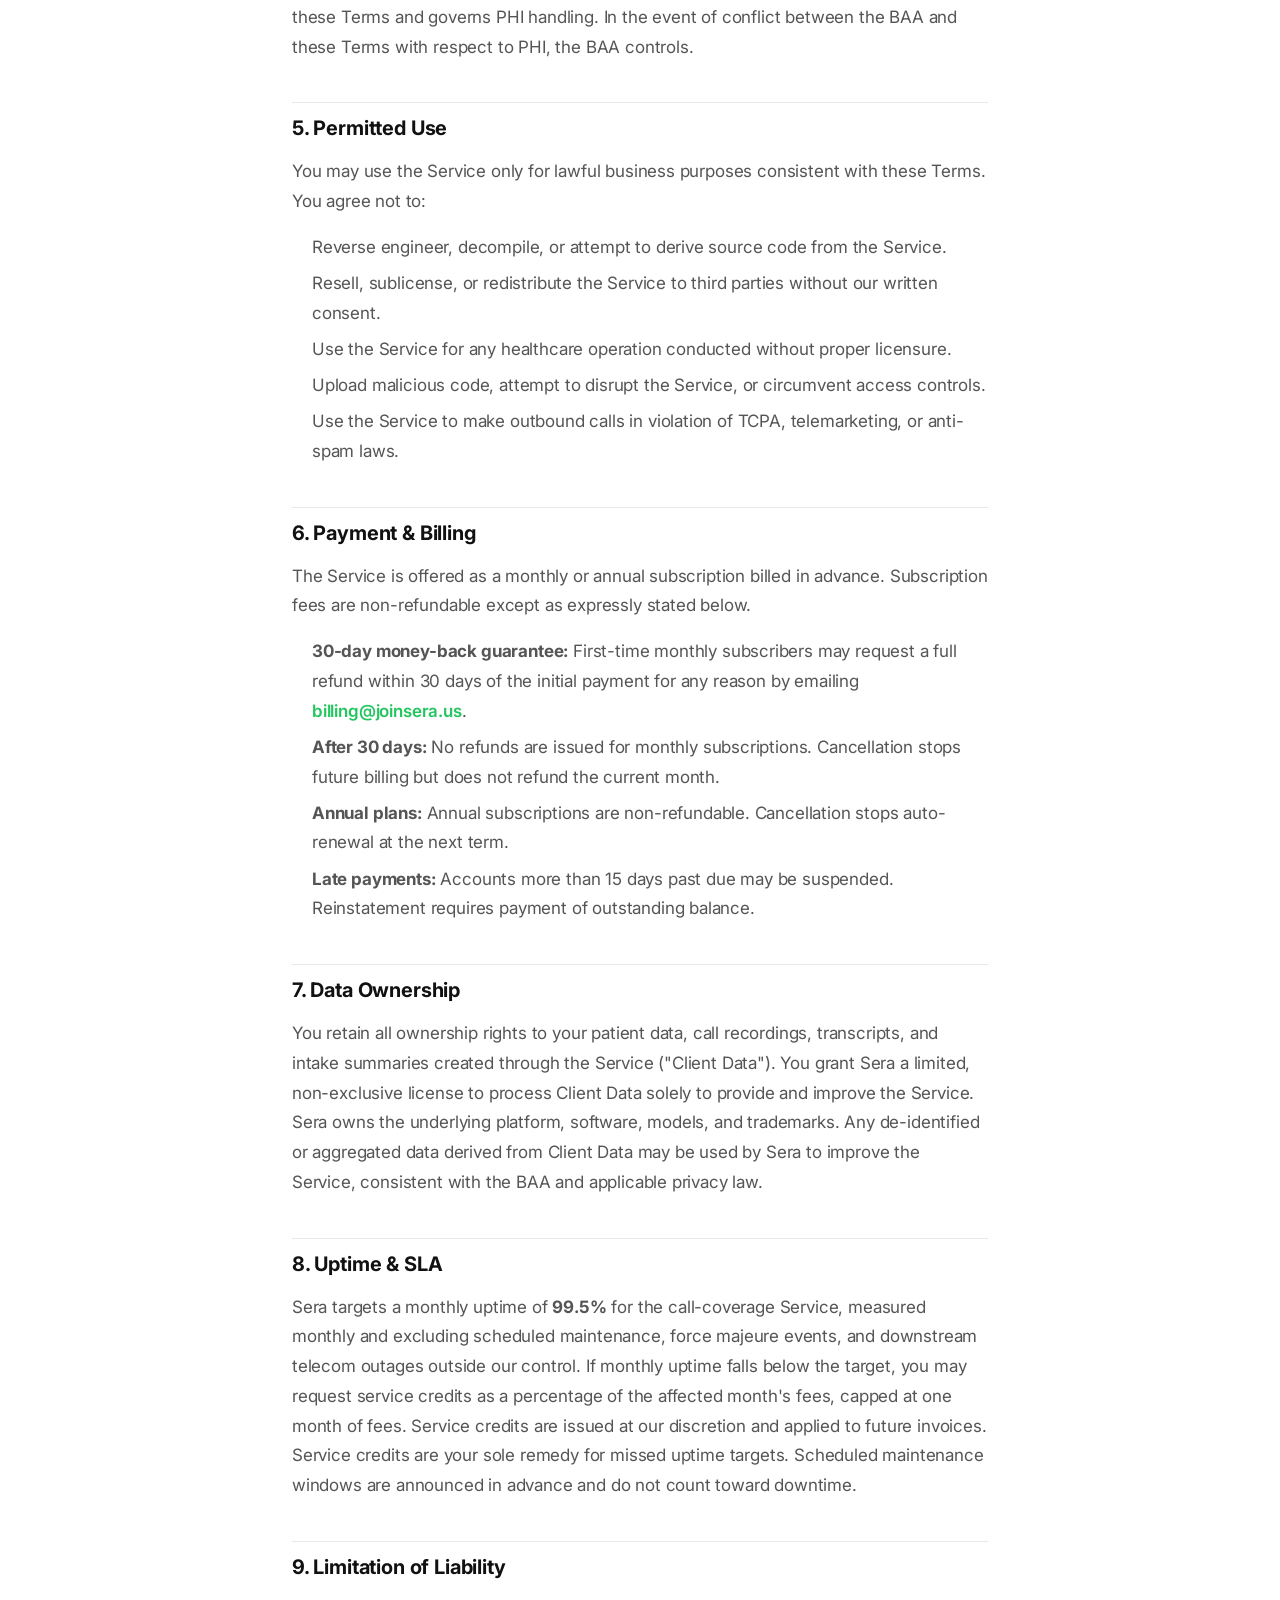
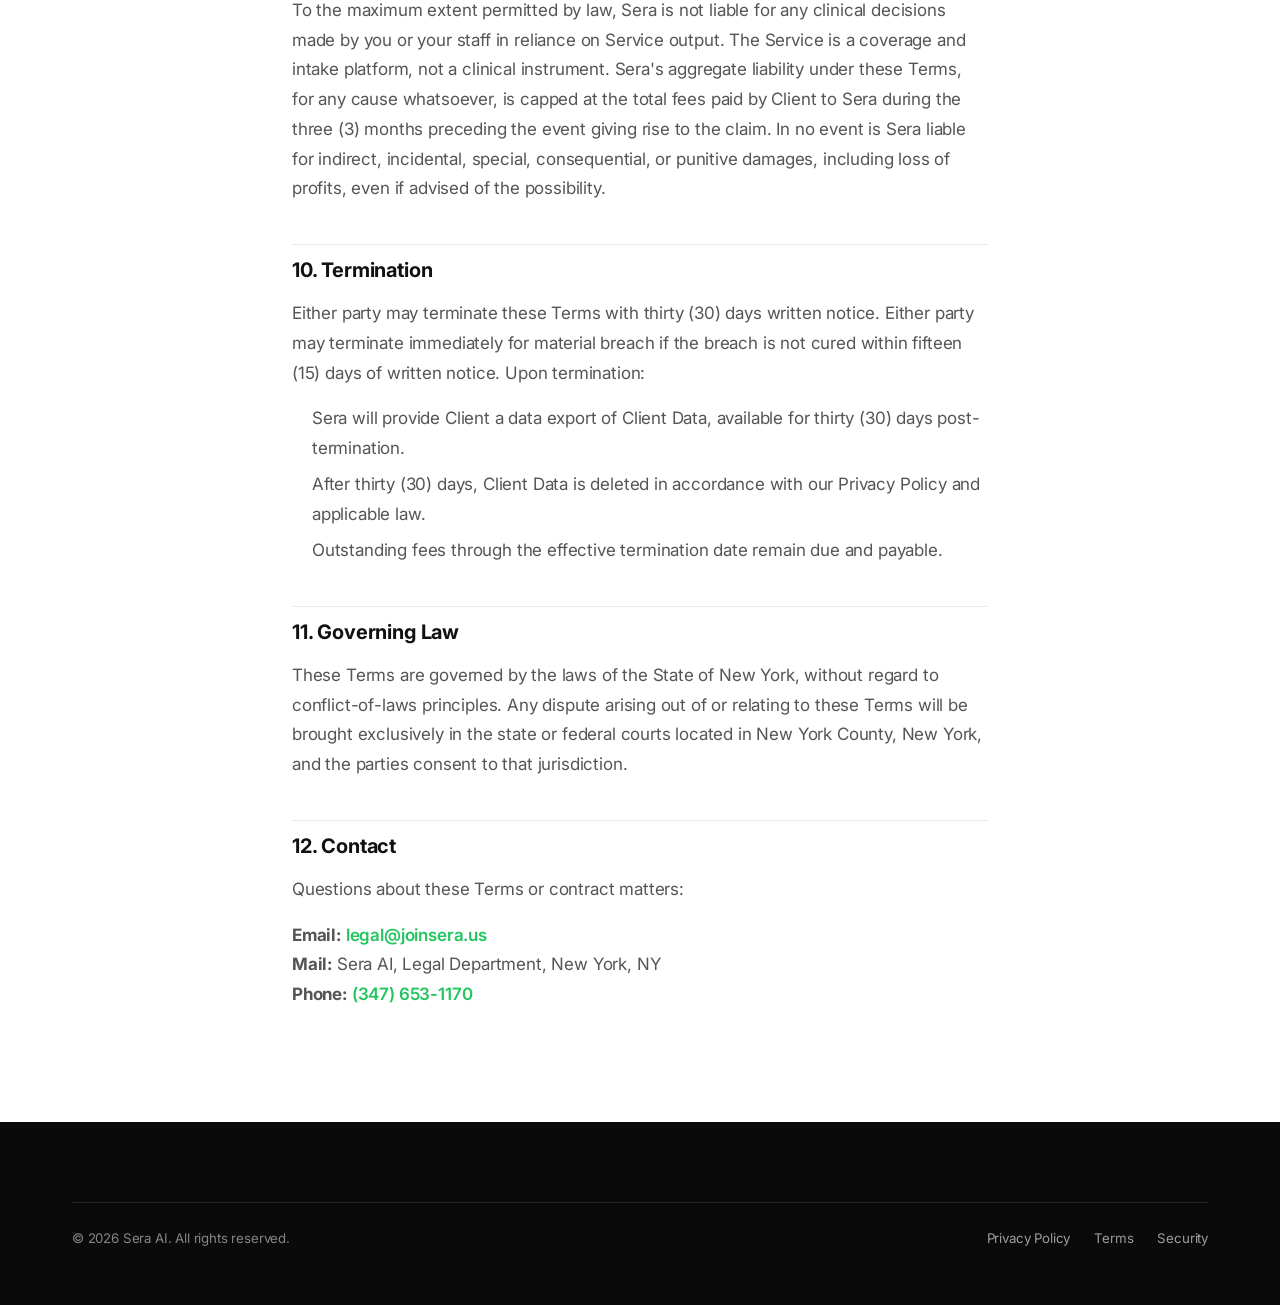
<file: terms.html>
<!DOCTYPE html>
<html lang="en">
<head>
<meta charset="UTF-8">
<meta name="viewport" content="width=device-width, initial-scale=1.0">
<title>Terms of Service — Sera AI</title>
<meta name="description" content="Sera AI Terms of Service. Subscription terms, healthcare provider responsibilities, HIPAA Business Associate Agreement, and platform use policies.">
<link rel="icon" href="/favicon.svg" type="image/svg+xml">
<link rel="icon" href="/favicon.png" type="image/png">
<link rel="apple-touch-icon" href="/favicon.svg">
<link rel="preconnect" href="https://fonts.googleapis.com">
<link rel="preconnect" href="https://fonts.gstatic.com" crossorigin>
<link href="https://fonts.googleapis.com/css2?family=Playfair+Display:ital,wght@0,400;1,400;1,600&family=Inter:wght@300;400;500;600&display=swap" rel="stylesheet">
<link rel="stylesheet" href="css/styles.css">
<style>
.legal-hero{background:var(--bg-off-white);padding:6rem 0 4rem;border-bottom:1px solid var(--border)}
.legal-hero h1{font-family:var(--font-heading);font-size:clamp(2.5rem,5vw,4rem);font-weight:700;color:var(--text-primary);margin-bottom:0.75rem}
.legal-hero p{color:var(--text-muted);font-size:0.95rem}
.legal-body{max-width:760px;margin:0 auto;padding:4rem 2rem 6rem}
.legal-body h2{font-family:var(--font-body);font-size:1.25rem;font-weight:700;color:var(--text-primary);margin:2.5rem 0 0.75rem;padding-top:0.5rem;border-top:1px solid var(--border)}
.legal-body h2:first-child{border-top:none;margin-top:0}
.legal-body p{color:var(--text-secondary);margin-bottom:1rem;line-height:1.75}
.legal-body ul{margin:0.5rem 0 1rem 1.25rem;color:var(--text-secondary);line-height:1.75}
.legal-body ul li{margin-bottom:0.4rem}
.legal-body a{color:var(--green);font-weight:600}
.hipaa-badge{display:inline-flex;align-items:center;gap:8px;background:rgba(45,125,95,0.08);color:var(--green);border:1px solid rgba(45,125,95,0.2);border-radius:50px;padding:8px 18px;font-size:0.82rem;font-weight:600;margin-bottom:2rem}
</style>
<meta property="og:image" content="https://joinsera.us/assets/images/og-image.png">
<meta name="twitter:card" content="summary_large_image">
<meta name="twitter:image" content="https://joinsera.us/assets/images/og-image.png">
</head>
<body>
<nav class="nav" id="nav">
  <div class="nav__inner">
    <a href="index.html" class="nav__logo">
      <svg width="28" height="28" viewBox="0 0 100 100" fill="none"><path d="M27.5,5 L72.5,5 L95,50 L72.5,95 L27.5,95 L5,50 Z" fill="#1a3c34"/><path d="M20,20 L78,20 L78,37 L68,37 L52,63 L78,63 L78,80 L20,80 L20,63 L32,63 L48,37 L20,37 Z" fill="white"/></svg>
      <span style="font-weight:800;font-size:1.1rem;color:var(--text-primary)">sera <span style="color:var(--green)">ai</span></span>
    </a>
    <div class="nav__right">
      <a href="index.html" class="nav__login">Home</a>
      <a href="https://calendly.com/sera-ai/demo" target="_blank" rel="noopener" class="nav__cta">Book a Demo &rarr;</a>
    </div>
  </div>
</nav>

<div class="legal-hero">
  <div class="container">
    <h1>Terms of Service</h1>
    <p>Effective date: January 1, 2026 &nbsp;&middot;&nbsp; Governing law: State of New York</p>
  </div>
</div>

<div class="legal-body">
  <div class="hipaa-badge">
    <svg width="16" height="16" viewBox="0 0 24 24" fill="none" stroke="currentColor" stroke-width="2"><path d="M12 22s8-4 8-10V5l-8-3-8 3v7c0 6 8 10 8 10z"/></svg>
    HIPAA-Compliant Infrastructure
  </div>

  <h2>1. Acceptance of Terms</h2>
  <p>By accessing or using Sera AI's platform, services, or website (collectively, the "Service"), you ("Client") agree to these Terms of Service ("Terms"). If you do not agree, do not use the Service. These Terms form a binding agreement between you and Sera AI ("Sera," "we," "us"). If you are entering this agreement on behalf of a healthcare practice, business, or other entity, you represent that you have authority to bind that entity to these Terms.</p>

  <h2>2. Description of Service</h2>
  <p>Sera AI is an AI-powered call coverage platform for healthcare practices and other appointment-driven businesses. The Service answers inbound phone calls, conducts intake conversations, books appointments where configured, and delivers structured summaries to authorized practice staff. The Service is provided as a subscription. Specific features available depend on your plan tier as published at <a href="pricing.html">joinsera.us/pricing</a>.</p>

  <h2>3. Healthcare Provider Responsibilities</h2>
  <p>If you are a healthcare practice or provider, you remain solely responsible for the practice of medicine and the licensure of your providers. Specifically:</p>
  <ul>
    <li>You must maintain all valid healthcare licenses, registrations, and credentials required by your jurisdiction.</li>
    <li>You must supervise all clinical decisions. Sera does not provide medical advice, diagnosis, or treatment.</li>
    <li>You agree not to use Sera as a medical device, clinical decision support tool, or substitute for licensed medical judgment.</li>
    <li>You are responsible for staff training on call review procedures and follow-up workflows.</li>
  </ul>

  <h2>4. HIPAA &amp; Business Associate Agreement</h2>
  <p>If your use of the Service involves Protected Health Information ("PHI") as defined under HIPAA, a Business Associate Agreement ("BAA") must be executed between Sera and your practice <strong>before</strong> any PHI is transmitted, processed, or stored on our infrastructure. To request a BAA, email <a href="mailto:privacy@joinsera.us">privacy@joinsera.us</a>. The BAA, once executed, supplements these Terms and governs PHI handling. In the event of conflict between the BAA and these Terms with respect to PHI, the BAA controls.</p>

  <h2>5. Permitted Use</h2>
  <p>You may use the Service only for lawful business purposes consistent with these Terms. You agree not to:</p>
  <ul>
    <li>Reverse engineer, decompile, or attempt to derive source code from the Service.</li>
    <li>Resell, sublicense, or redistribute the Service to third parties without our written consent.</li>
    <li>Use the Service for any healthcare operation conducted without proper licensure.</li>
    <li>Upload malicious code, attempt to disrupt the Service, or circumvent access controls.</li>
    <li>Use the Service to make outbound calls in violation of TCPA, telemarketing, or anti-spam laws.</li>
  </ul>

  <h2>6. Payment &amp; Billing</h2>
  <p>The Service is offered as a monthly or annual subscription billed in advance. Subscription fees are non-refundable except as expressly stated below.</p>
  <ul>
    <li><strong>30-day money-back guarantee:</strong> First-time monthly subscribers may request a full refund within 30 days of the initial payment for any reason by emailing <a href="mailto:billing@joinsera.us">billing@joinsera.us</a>.</li>
    <li><strong>After 30 days:</strong> No refunds are issued for monthly subscriptions. Cancellation stops future billing but does not refund the current month.</li>
    <li><strong>Annual plans:</strong> Annual subscriptions are non-refundable. Cancellation stops auto-renewal at the next term.</li>
    <li><strong>Late payments:</strong> Accounts more than 15 days past due may be suspended. Reinstatement requires payment of outstanding balance.</li>
  </ul>

  <h2>7. Data Ownership</h2>
  <p>You retain all ownership rights to your patient data, call recordings, transcripts, and intake summaries created through the Service ("Client Data"). You grant Sera a limited, non-exclusive license to process Client Data solely to provide and improve the Service. Sera owns the underlying platform, software, models, and trademarks. Any de-identified or aggregated data derived from Client Data may be used by Sera to improve the Service, consistent with the BAA and applicable privacy law.</p>

  <h2>8. Uptime &amp; SLA</h2>
  <p>Sera targets a monthly uptime of <strong>99.5%</strong> for the call-coverage Service, measured monthly and excluding scheduled maintenance, force majeure events, and downstream telecom outages outside our control. If monthly uptime falls below the target, you may request service credits as a percentage of the affected month's fees, capped at one month of fees. Service credits are issued at our discretion and applied to future invoices. Service credits are your sole remedy for missed uptime targets. Scheduled maintenance windows are announced in advance and do not count toward downtime.</p>

  <h2>9. Limitation of Liability</h2>
  <p>To the maximum extent permitted by law, Sera is not liable for any clinical decisions made by you or your staff in reliance on Service output. The Service is a coverage and intake platform, not a clinical instrument. Sera's aggregate liability under these Terms, for any cause whatsoever, is capped at the total fees paid by Client to Sera during the three (3) months preceding the event giving rise to the claim. In no event is Sera liable for indirect, incidental, special, consequential, or punitive damages, including loss of profits, even if advised of the possibility.</p>

  <h2>10. Termination</h2>
  <p>Either party may terminate these Terms with thirty (30) days written notice. Either party may terminate immediately for material breach if the breach is not cured within fifteen (15) days of written notice. Upon termination:</p>
  <ul>
    <li>Sera will provide Client a data export of Client Data, available for thirty (30) days post-termination.</li>
    <li>After thirty (30) days, Client Data is deleted in accordance with our Privacy Policy and applicable law.</li>
    <li>Outstanding fees through the effective termination date remain due and payable.</li>
  </ul>

  <h2>11. Governing Law</h2>
  <p>These Terms are governed by the laws of the State of New York, without regard to conflict-of-laws principles. Any dispute arising out of or relating to these Terms will be brought exclusively in the state or federal courts located in New York County, New York, and the parties consent to that jurisdiction.</p>

  <h2>12. Contact</h2>
  <p>Questions about these Terms or contract matters:</p>
  <p><strong>Email:</strong> <a href="mailto:legal@joinsera.us">legal@joinsera.us</a><br>
  <strong>Mail:</strong> Sera AI, Legal Department, New York, NY<br>
  <strong>Phone:</strong> <a href="tel:3476531170">(347) 653-1170</a></p>
</div>

<footer class="footer">
  <div style="max-width:1200px;margin:0 auto;padding:0 2rem">
    <div style="display:flex;justify-content:space-between;align-items:center;padding:24px 0;border-top:1px solid rgba(255,255,255,0.1);flex-wrap:wrap;gap:12px">
      <p style="color:rgba(255,255,255,0.5);font-size:0.83rem">&copy; 2026 Sera AI. All rights reserved.</p>
      <div style="display:flex;gap:24px;font-size:0.83rem">
        <a href="privacy.html" style="color:rgba(255,255,255,0.6)">Privacy Policy</a>
        <a href="terms.html" style="color:rgba(255,255,255,0.6)">Terms</a>
        <a href="security.html" style="color:rgba(255,255,255,0.6)">Security</a>
      </div>
    </div>
  </div>
</footer>
<script>
const nav=document.getElementById('nav');
window.addEventListener('scroll',()=>{nav.classList.toggle('scrolled',window.scrollY>20)});
</script>
</body>
</html>
</file>
<file: css/styles.css>
/* ============================================================
   SERA DESIGN SYSTEM — styles.css
   Shared across all pages
   ============================================================ */

/* --- CSS Variables --- */
:root {
  /* ── Origin design system ──────────────────────────────────────── */
  --bg: #FFFFFF;
  --surface: #F7F7F7;
  --border: #E8E8E8;
  --text: #111111;
  --text-2: #555555;
  --text-3: #999999;
  --black: #000000;
  --green: #22C55E;
  --green-bg: #F0FDF4;
  --red: #EF4444;

  /* ── Legacy semantic aliases (preserve cascade) ─────────────────── */
  --charcoal: #111111;
  --charcoal-soft: #222222;
  --healthcare-green: #22C55E;
  --healthcare-green-deep: #16A34A;
  --healthcare-green-tint: #F0FDF4;
  --clinical-blue: #0066cc;
  --clinical-blue-tint: #e6f0fa;
  --ivory: #FFFFFF;
  --paper: #F7F7F7;
  --rule: #E8E8E8;
  --rule-soft: #F0F0F0;
  --graphite: #555555;
  --slate: #999999;
  --green-hover: #16A34A;
  --green-light: #F0FDF4;
  --green-glow: rgba(34,197,94,0.12);
  --green-dark: #16A34A;
  --teal: #22C55E;
  --dark: #111111;
  --dark-mid: #222222;
  --dark-gradient: linear-gradient(180deg, #0a0a0a 0%, #111111 100%);
  --text-primary: #111111;
  --text-secondary: #555555;
  --text-muted: #999999;
  --bg-white: #FFFFFF;
  --bg-off-white: #F7F7F7;
  --bg-green-tint: #F0FDF4;
  --border-light: #F0F0F0;

  --shadow-sm: 0 1px 3px rgba(0,0,0,0.06);
  --shadow-md: 0 4px 12px rgba(0,0,0,0.08);
  --shadow-lg: 0 8px 24px rgba(0,0,0,0.08), 0 2px 6px rgba(0,0,0,0.04);
  --shadow-glow: 0 0 0 3px rgba(0,0,0,0.08);

  /* Motion */
  --ease-out-quart: cubic-bezier(0.165, 0.84, 0.44, 1);
  --duration-fast: 150ms;
  --duration-medium: 300ms;

  --radius-sm: 4px;
  --radius-md: 8px;
  --radius-lg: 12px;
  --radius-pill: 100px;

  --font-display: 'Playfair Display', Georgia, 'Times New Roman', serif;
  --font-heading: 'Playfair Display', Georgia, serif;
  --font-body: 'Inter', system-ui, sans-serif;
  --font-mono: 'IBM Plex Mono', monospace;

  --positive: #22C55E;
  --negative: #EF4444;
  --yellow: #EAB308;
}

/* --- Reset --- */
*, *::before, *::after { box-sizing: border-box; margin: 0; padding: 0; }
html { scroll-behavior: smooth; -webkit-font-smoothing: antialiased; -moz-osx-font-smoothing: grayscale; }

body {
  font-family: var(--font-body);
  font-size: 1.0625rem;
  line-height: 1.7;
  color: var(--text);
  background: var(--bg);
  letter-spacing: -0.01em;
  -webkit-font-smoothing: antialiased;
}

a { color: inherit; text-decoration: none; }
button { font-family: inherit; cursor: pointer; border: none; background: none; }
ul { list-style: none; }
img { max-width: 100%; display: block; }

/* --- Global focus ring (WCAG 2.4.7) --- */
:focus { outline: none; }
:focus-visible {
  outline: none;
  box-shadow: 0 0 0 3px rgba(0,0,0,0.15);
  border-radius: 4px;
}
a:focus-visible,
button:focus-visible,
.btn:focus-visible,
.nav__link:focus-visible,
.nav__cta:focus-visible {
  box-shadow: 0 0 0 3px rgba(0,0,0,0.20);
}

/* --- Reduced motion (WCAG 2.3.3) --- */
@media (prefers-reduced-motion: reduce) {
  *,
  *::before,
  *::after {
    animation-duration: 0.01ms !important;
    animation-iteration-count: 1 !important;
    transition-duration: 0.01ms !important;
    scroll-behavior: auto !important;
  }
  .reveal {
    opacity: 1;
    transform: none;
  }
}
h1, h2, h3, h4, h5, h6 { font-family: var(--font-heading); color: var(--text-primary); }
h3, h4, h5, h6 { font-family: var(--font-body); font-weight: 600; }

/* --- Utilities --- */
.container { max-width: 1200px; margin: 0 auto; padding: 0 2rem; }
.text-center { text-align: center; }
.mx-auto { margin-left: auto; margin-right: auto; }

/* Section labels */
.eyebrow {
  font-size: 0.8125rem;
  font-weight: 600;
  text-transform: uppercase;
  letter-spacing: 0.1em;
  color: var(--text-3);
  margin-bottom: 1rem;
}

/* Section headline */
.section-headline {
  font-family: var(--font-heading);
  font-size: clamp(2rem, 4vw, 2.8rem);
  line-height: 1.1;
  font-weight: 700;
  color: var(--text-primary);
  letter-spacing: -0.015em;
}

.section-sub {
  color: var(--text-secondary);
  font-size: 1.0625rem;
  line-height: 1.65;
  max-width: 640px;
  margin-top: 1.25rem;
}

/* Section spacing */
.section { padding: 6.5rem 0; }
.section--sm { padding: 4rem 0; }
.section--off-white { background: #F7F7F7; }
.section--green-tint { background: #F7F7F7; }
.section--dark {
  background: var(--dark-gradient);
  color: #fff;
}
.section--dark .eyebrow { color: var(--teal); }
.section--dark .section-headline { color: #fff; }
.section--dark .section-sub { color: rgba(255,255,255,0.65); }

/* --- Buttons --- */
.btn {
  display: inline-flex;
  align-items: center;
  gap: 0.4rem;
  border-radius: var(--radius-pill);
  font-family: var(--font-body);
  font-weight: 600;
  font-size: 0.95rem;
  padding: 0.85rem 2rem;
  transition: background var(--duration-fast) var(--ease-out-quart), transform var(--duration-fast) var(--ease-out-quart), box-shadow var(--duration-fast) var(--ease-out-quart), border-color var(--duration-fast) var(--ease-out-quart), color var(--duration-fast) var(--ease-out-quart);
  white-space: nowrap;
  cursor: pointer;
}

.btn--primary {
  background: #000;
  color: #fff;
  box-shadow: none;
}
.btn--primary:hover {
  background: #333;
  transform: scale(1.02);
  box-shadow: none;
}

.btn--outline {
  background: #fff;
  border: 1px solid var(--border);
  color: var(--text);
}
.btn--outline:hover {
  border-color: #999;
  background: #fff;
  transform: translateY(-1px);
}

.btn--white {
  background: #fff;
  color: #000;
  font-weight: 700;
}
.btn--white:hover {
  background: #F7F7F7;
  transform: scale(1.02);
}

.btn--ghost {
  background: transparent;
  border: 1px solid rgba(255,255,255,0.25);
  color: #fff;
}
.btn--ghost:hover {
  border-color: rgba(255,255,255,0.5);
  background: rgba(255,255,255,0.06);
}

.btn--green-outline {
  background: #fff;
  border: 1px solid var(--border);
  color: var(--text);
}
.btn--green-outline:hover {
  border-color: #999;
  background: #fff;
}

.btn--full { width: 100%; justify-content: center; }

.green-link { color: var(--text); font-weight: 600; font-size: 0.95rem; transition: color 0.2s; }
.green-link:hover { color: #000; }

/* --- Card System --- */
.card {
  background: #fff;
  border: 1px solid var(--border);
  border-radius: var(--radius-lg);
  box-shadow: none;
  transition: border-color var(--duration-medium) var(--ease-out-quart), transform var(--duration-medium) var(--ease-out-quart);
}
.card:hover {
  border-color: #aaa;
  transform: translateY(-2px);
}

/* --- Badge --- */
.badge {
  font-size: 0.7rem;
  padding: 0.25rem 0.7rem;
  border-radius: var(--radius-pill);
  font-weight: 600;
}
.badge--green { background: var(--green-bg); color: #16A34A; }
.badge--teal { background: var(--surface); color: var(--text-2); }
.badge--blue { background: var(--clinical-blue-tint); color: var(--clinical-blue); }
.badge--soon { background: rgba(200,144,40,0.12); color: var(--charcoal); }

/* ============================================================
   NAVIGATION
   ============================================================ */
.nav {
  position: fixed;
  top: 0;
  left: 0;
  right: 0;
  z-index: 1000;
  background: rgba(255,255,255,0.95);
  backdrop-filter: blur(12px);
  -webkit-backdrop-filter: blur(12px);
  border-bottom: 1px solid var(--border);
  transition: background var(--duration-medium) var(--ease-out-quart), border-color var(--duration-medium) var(--ease-out-quart);
}
.nav.scrolled {
  background: rgba(255,255,255,0.97);
  box-shadow: 0 1px 8px rgba(0,0,0,0.05);
}

.nav__inner {
  display: flex;
  align-items: center;
  justify-content: space-between;
  max-width: 1200px;
  margin: 0 auto;
  padding: 1rem 2rem;
  height: 64px;
}

.nav__logo {
  display: flex;
  align-items: center;
  gap: 0.5rem;
  text-decoration: none;
}
.nav__logo-icon {
  height: 34px;
  width: auto;
  display: block;
  flex-shrink: 0;
}
.nav__logo-text {
  font-family: var(--font-heading);
  font-size: 1.35rem;
  font-weight: 800;
  color: #111;
  letter-spacing: -0.03em;
  line-height: 1;
}
.nav__logo-text .nav__logo-ai {
  color: #111;
}

.nav__links {
  display: flex;
  align-items: center;
  gap: 2rem;
}

.nav__link {
  font-size: 0.9rem;
  color: var(--text-2);
  font-weight: 500;
  transition: color 0.2s;
  position: relative;
  padding: 0.25rem 0;
}
.nav__link:hover { color: #000; }
.nav__link.active { color: #000; font-weight: 600; }
.nav__link.active::after {
  content: '';
  position: absolute;
  bottom: -4px;
  left: 0;
  right: 0;
  height: 2px;
  background: #000;
  border-radius: 1px;
}

/* Nav dropdown */
.nav__dropdown {
  position: relative;
}
.nav__dropdown-menu {
  position: absolute;
  top: calc(100% + 12px);
  left: 50%;
  transform: translateX(-50%) translateY(4px);
  background: #fff;
  border: 1px solid var(--border);
  border-radius: var(--radius-md);
  box-shadow: var(--shadow-lg);
  padding: 0.5rem;
  min-width: 220px;
  opacity: 0;
  visibility: hidden;
  transition: background var(--duration-fast) var(--ease-out-quart), transform var(--duration-fast) var(--ease-out-quart), box-shadow var(--duration-fast) var(--ease-out-quart), border-color var(--duration-fast) var(--ease-out-quart), color var(--duration-fast) var(--ease-out-quart);
  z-index: 100;
}
.nav__dropdown-menu::before {
  content: '';
  position: absolute;
  top: -8px;
  left: 0;
  right: 0;
  height: 8px;
}
.nav__dropdown:hover .nav__dropdown-menu {
  opacity: 1;
  visibility: visible;
  transform: translateX(-50%) translateY(0);
}
.nav__dropdown-item {
  display: block;
  padding: 0.55rem 1rem;
  font-size: 0.85rem;
  color: var(--text-secondary);
  font-weight: 500;
  border-radius: var(--radius-sm);
  transition: background var(--duration-fast) var(--ease-out-quart), color var(--duration-fast) var(--ease-out-quart), border-color var(--duration-fast) var(--ease-out-quart);
}
.nav__dropdown-item:hover {
  background: #F7F7F7;
  color: #000;
}

.nav__right {
  display: flex;
  align-items: center;
  gap: 1.5rem;
}

.nav__login {
  font-size: 0.9rem;
  color: var(--text-secondary);
  font-weight: 500;
  transition: color 0.2s;
}
.nav__login:hover { color: var(--text-primary); }

.nav__cta {
  background: #000;
  color: #fff;
  border-radius: var(--radius-md);
  padding: 0.75rem 1.5rem;
  font-weight: 600;
  font-size: 0.9rem;
  transition: background var(--duration-fast) var(--ease-out-quart), transform var(--duration-fast) var(--ease-out-quart);
  box-shadow: none;
}
.nav__cta:hover {
  background: #333;
  transform: scale(1.02);
}

/* Mobile floating CTA bar */
.mobile-cta-bar {
  display: none;
  position: fixed;
  bottom: 0; left: 0; right: 0;
  z-index: 999;
  background: #000;
  color: #fff;
  text-align: center;
  padding: 16px 20px;
  font-weight: 700;
  font-size: 1rem;
  border-top: 1px solid rgba(255,255,255,0.1);
  text-decoration: none;
}
@media (max-width: 768px) { .mobile-cta-bar { display: block; } }

/* Hamburger */
.nav__hamburger {
  display: none;
  flex-direction: column;
  gap: 5px;
  cursor: pointer;
  padding: 4px;
}
.nav__hamburger span {
  display: block;
  width: 22px;
  height: 2px;
  background: var(--text-primary);
  border-radius: 2px;
  transition: background var(--duration-medium) var(--ease-out-quart), transform var(--duration-medium) var(--ease-out-quart), box-shadow var(--duration-medium) var(--ease-out-quart), color var(--duration-medium) var(--ease-out-quart);
}

/* Mobile menu */
.nav__mobile-menu {
  display: none;
  position: fixed;
  top: 64px;
  left: 0;
  right: 0;
  background: rgba(255,255,255,0.98);
  backdrop-filter: blur(16px);
  -webkit-backdrop-filter: blur(16px);
  border-bottom: 1px solid var(--border);
  padding: 1.5rem 2rem 2rem;
  box-shadow: 0 4px 20px rgba(0,0,0,0.08);
  z-index: 999;
}
.nav__mobile-menu.open {
  display: flex;
  flex-direction: column;
  gap: 0.25rem;
}
.nav__mobile-menu a {
  font-size: 1rem;
  color: var(--text-secondary);
  font-weight: 500;
  padding: 0.75rem 0;
  border-bottom: 1px solid var(--border-light);
}
.nav__mobile-menu a.active { color: #000; font-weight: 600; }
.nav__mobile-menu .btn {
  margin-top: 0.5rem;
  text-align: center;
  justify-content: center;
}

/* ============================================================
   FOOTER (dark)
   ============================================================ */
.footer {
  background: #0a0a0a;
  color: rgba(255,255,255,0.5);
  padding: 5rem 2rem 2rem;
}

.footer__inner {
  display: grid;
  grid-template-columns: 1.5fr 1fr 1fr 1fr;
  gap: 3rem;
  max-width: 1100px;
  margin: 0 auto;
}

.footer__logo {
  font-family: var(--font-heading);
  font-size: 1.5rem;
  font-weight: 800;
  color: #fff;
  display: inline-block;
  margin-bottom: 1rem;
}

.footer__brand-desc {
  font-size: 0.88rem;
  color: rgba(255,255,255,0.5);
  line-height: 1.65;
  margin-bottom: 1.5rem;
  max-width: 280px;
}

.footer__hipaa {
  display: inline-flex;
  align-items: center;
  gap: 0.4rem;
  background: rgba(255,255,255,0.08);
  color: rgba(255,255,255,0.6);
  border-radius: var(--radius-pill);
  padding: 0.35rem 0.9rem;
  font-size: 0.72rem;
  font-weight: 600;
}

.footer__social {
  display: flex;
  gap: 1rem;
  margin-top: 1.5rem;
}
.footer__social a {
  width: 36px;
  height: 36px;
  border-radius: 50%;
  border: 1px solid rgba(255,255,255,0.15);
  display: flex;
  align-items: center;
  justify-content: center;
  transition: background var(--duration-fast) var(--ease-out-quart), opacity var(--duration-fast) var(--ease-out-quart), transform var(--duration-fast) var(--ease-out-quart);
  color: rgba(255,255,255,0.5);
}
.footer__social a:hover {
  border-color: rgba(255,255,255,0.4);
  color: rgba(255,255,255,0.8);
  background: rgba(255,255,255,0.06);
}
.footer__social svg { width: 16px; height: 16px; }

.footer__col-title {
  font-size: 0.72rem;
  font-weight: 600;
  color: rgba(255,255,255,0.4);
  text-transform: uppercase;
  letter-spacing: 0.1em;
  margin-bottom: 1.2rem;
}

.footer__col-links {
  display: flex;
  flex-direction: column;
  gap: 0.65rem;
}
.footer__col-links a {
  font-size: 0.88rem;
  color: rgba(255,255,255,0.6);
  transition: color 0.2s;
}
.footer__col-links a:hover {
  color: #fff;
}

.footer__bottom {
  border-top: 1px solid rgba(255,255,255,0.08);
  padding-top: 2rem;
  margin-top: 3rem;
  display: flex;
  justify-content: space-between;
  align-items: center;
  max-width: 1100px;
  margin-left: auto;
  margin-right: auto;
}
.footer__bottom p {
  font-size: 0.78rem;
  color: rgba(255,255,255,0.35);
}

/* ============================================================
   SCROLL REVEAL ANIMATION SYSTEM
   ============================================================ */
.reveal {
  opacity: 0;
  transform: translateY(20px);
  transition: opacity 0.6s ease, transform 0.6s ease;
}
.reveal.visible {
  opacity: 1;
  transform: translateY(0);
}
/* Stagger children in grids */
.reveal-group .reveal:nth-child(1) { transition-delay: 0ms; }
.reveal-group .reveal:nth-child(2) { transition-delay: 80ms; }
.reveal-group .reveal:nth-child(3) { transition-delay: 160ms; }
.reveal-group .reveal:nth-child(4) { transition-delay: 240ms; }
.reveal-group .reveal:nth-child(5) { transition-delay: 320ms; }
.reveal-group .reveal:nth-child(6) { transition-delay: 400ms; }

/* FAQ accordion */
.faq-item { border-bottom: 1px solid var(--border); }
.faq-item__question {
  display: flex;
  justify-content: space-between;
  align-items: center;
  cursor: pointer;
  gap: 1rem;
  width: 100%;
  text-align: left;
  padding: 1.5rem 0;
}
.faq-item__question-text {
  font-family: var(--font-heading);
  font-weight: 600;
  color: var(--text-primary);
  font-size: 1rem;
}
.faq-item__chevron {
  transition: transform 0.3s ease;
  flex-shrink: 0;
  color: var(--text-muted);
}
.faq-item.open .faq-item__chevron { transform: rotate(180deg); }
.faq-item__answer {
  max-height: 0;
  overflow: hidden;
  transition: max-height 0.4s ease;
}
.faq-item.open .faq-item__answer { max-height: 500px; }
.faq-item__answer-text {
  padding: 0 0 1.5rem;
  color: var(--text-secondary);
  font-size: 0.95rem;
  line-height: 1.7;
}

/* ============================================================
   RESPONSIVE
   ============================================================ */
@media (max-width: 768px) {
  .nav__links, .nav__right .nav__login { display: none; }
  .nav__hamburger { display: flex; }
  .nav__dropdown-menu { display: none !important; }

  .footer__inner { grid-template-columns: 1fr 1fr; gap: 2rem; }
  .footer__bottom { flex-direction: column; gap: 0.5rem; text-align: center; }

  .section { padding: 4.5rem 0; }
  .section-headline { font-size: clamp(1.75rem, 5vw, 2.2rem); }

  .container { padding: 0 1.5rem; }
}

@media (max-width: 480px) {
  .footer__inner { grid-template-columns: 1fr; }
  .container { padding: 0 1.25rem; }
}
</file>
